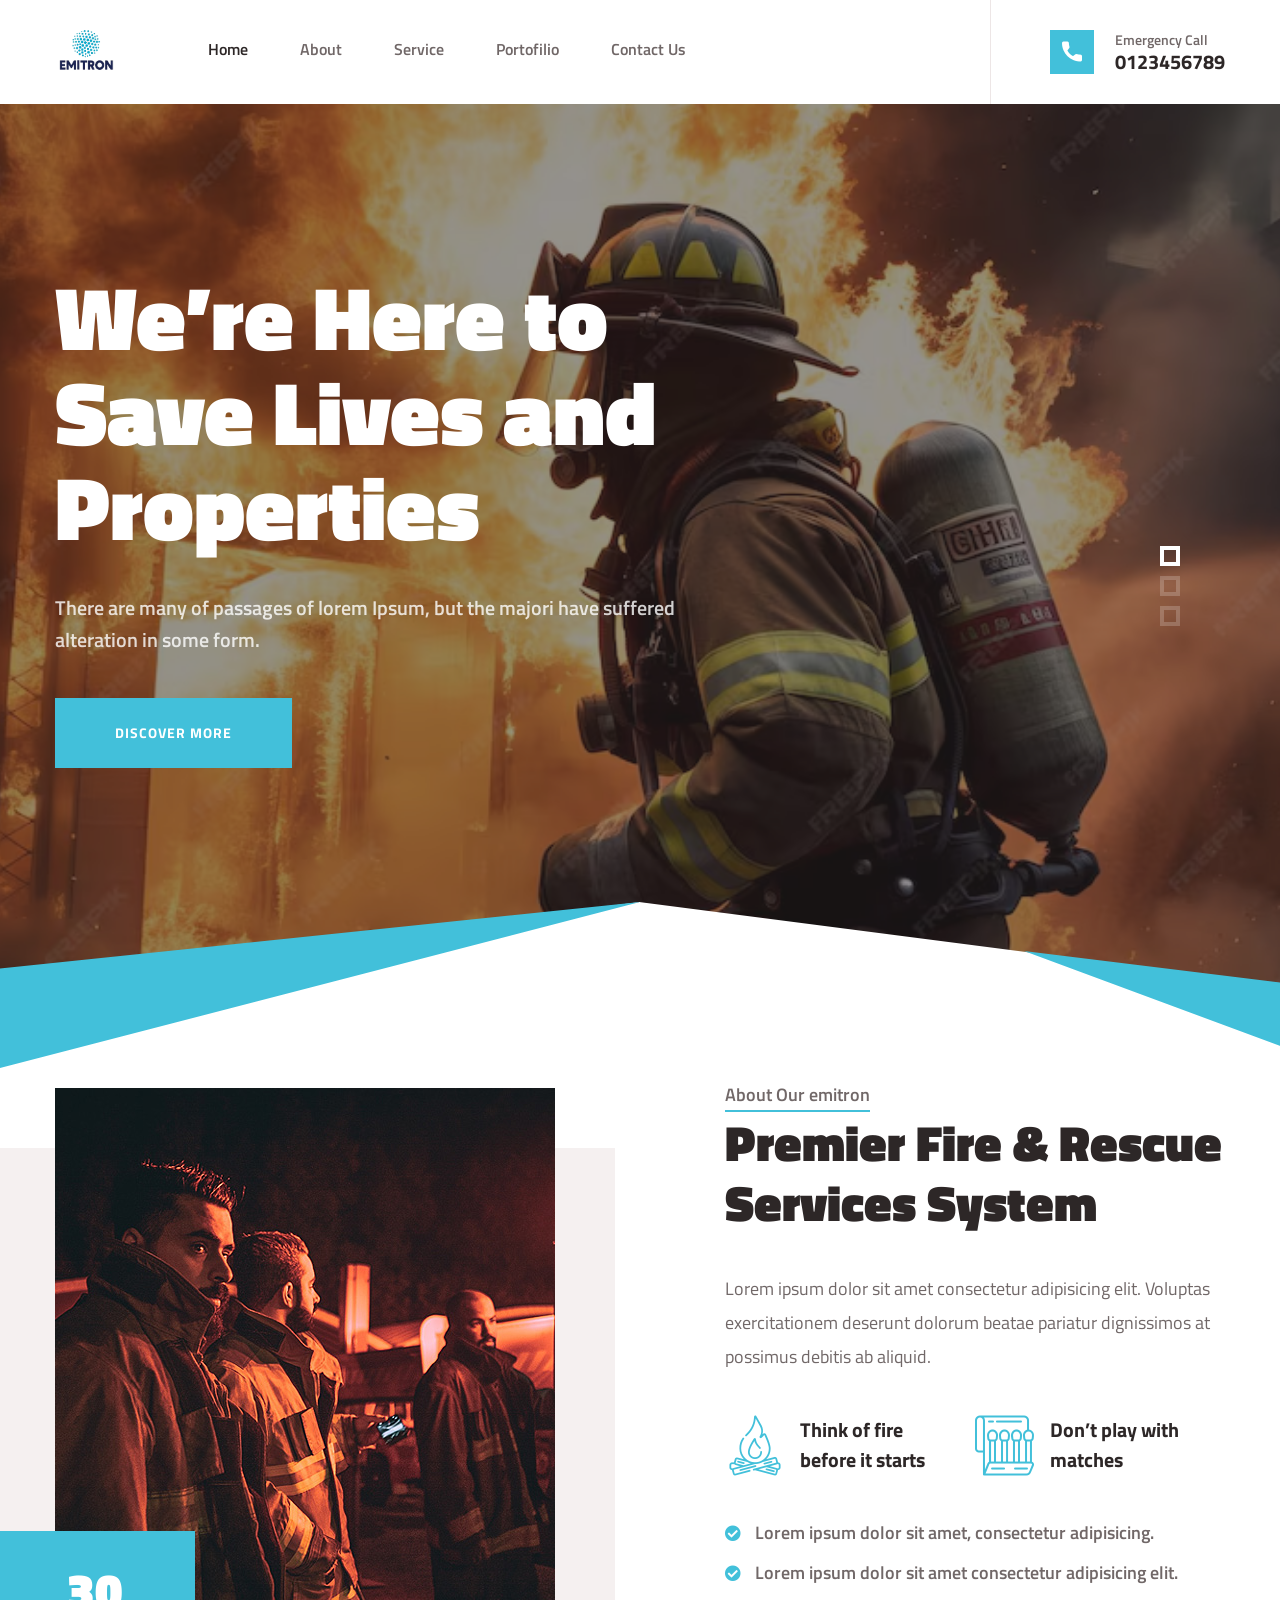
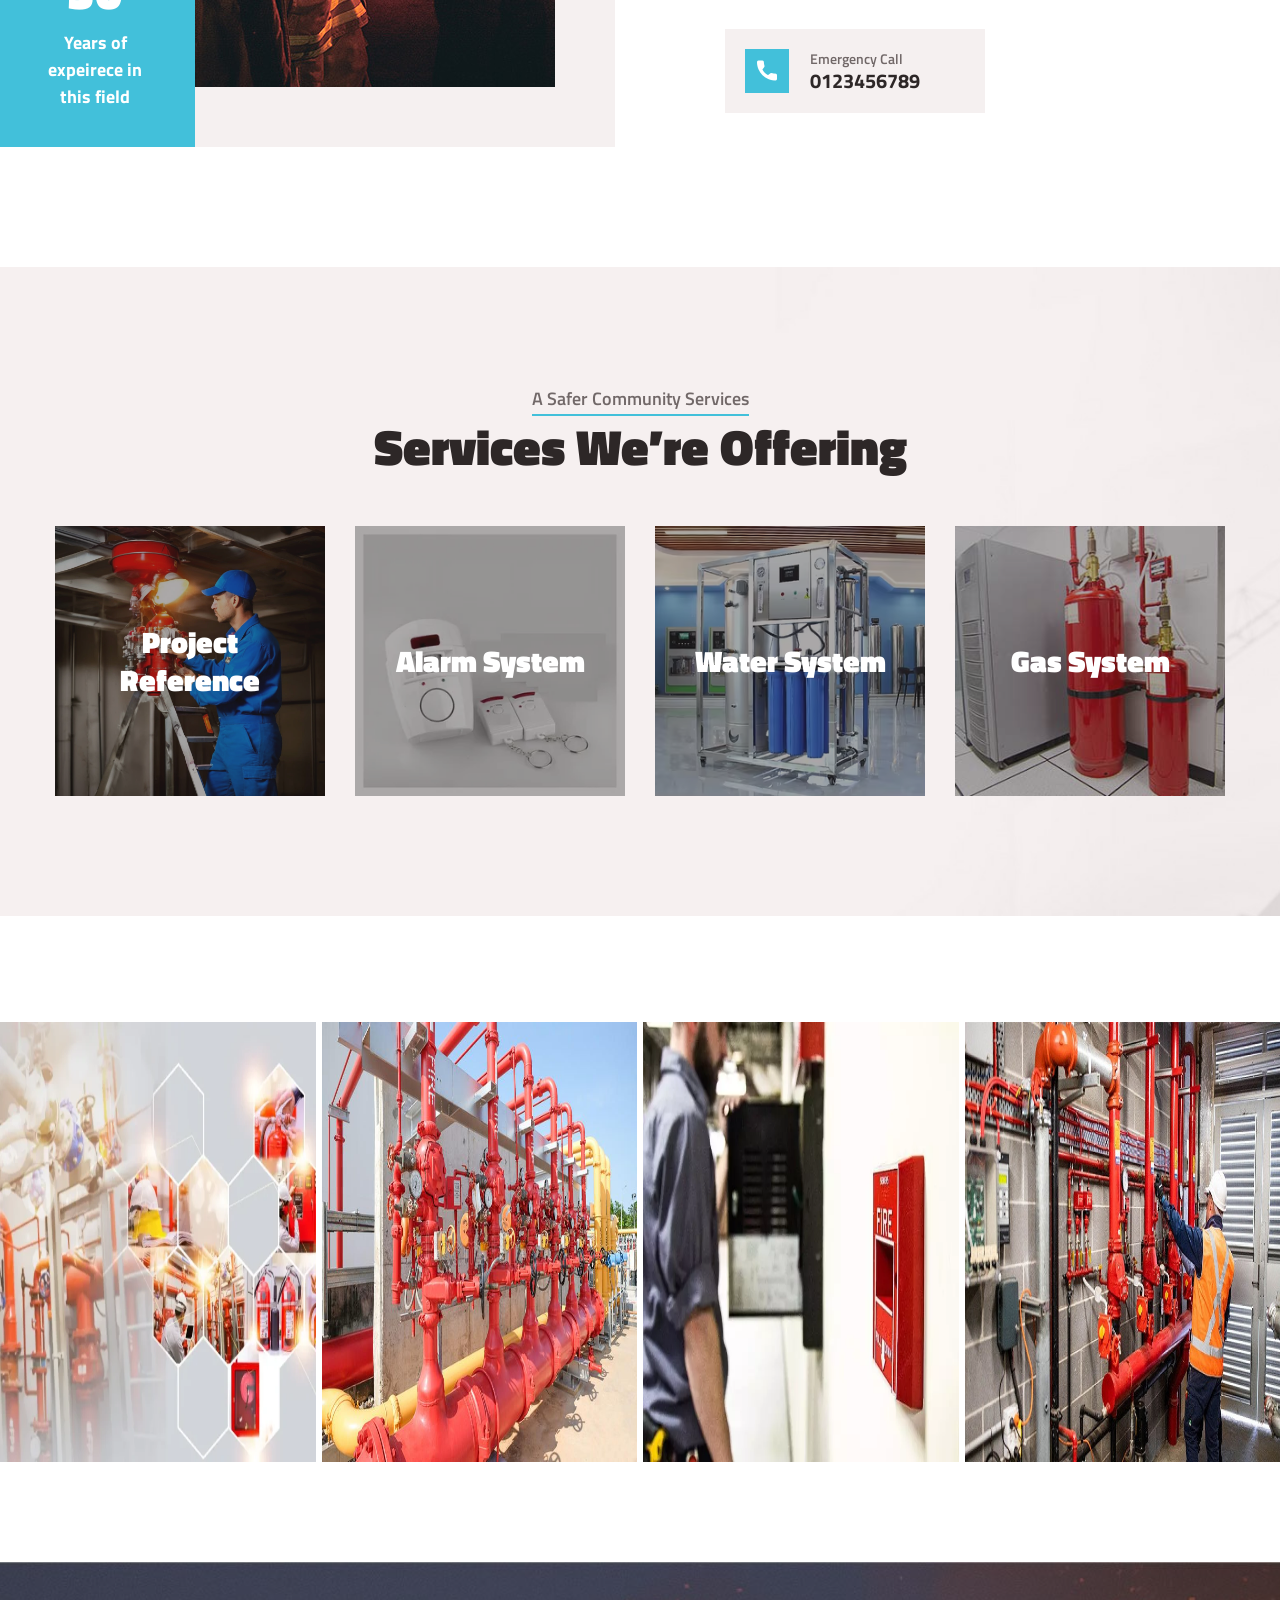
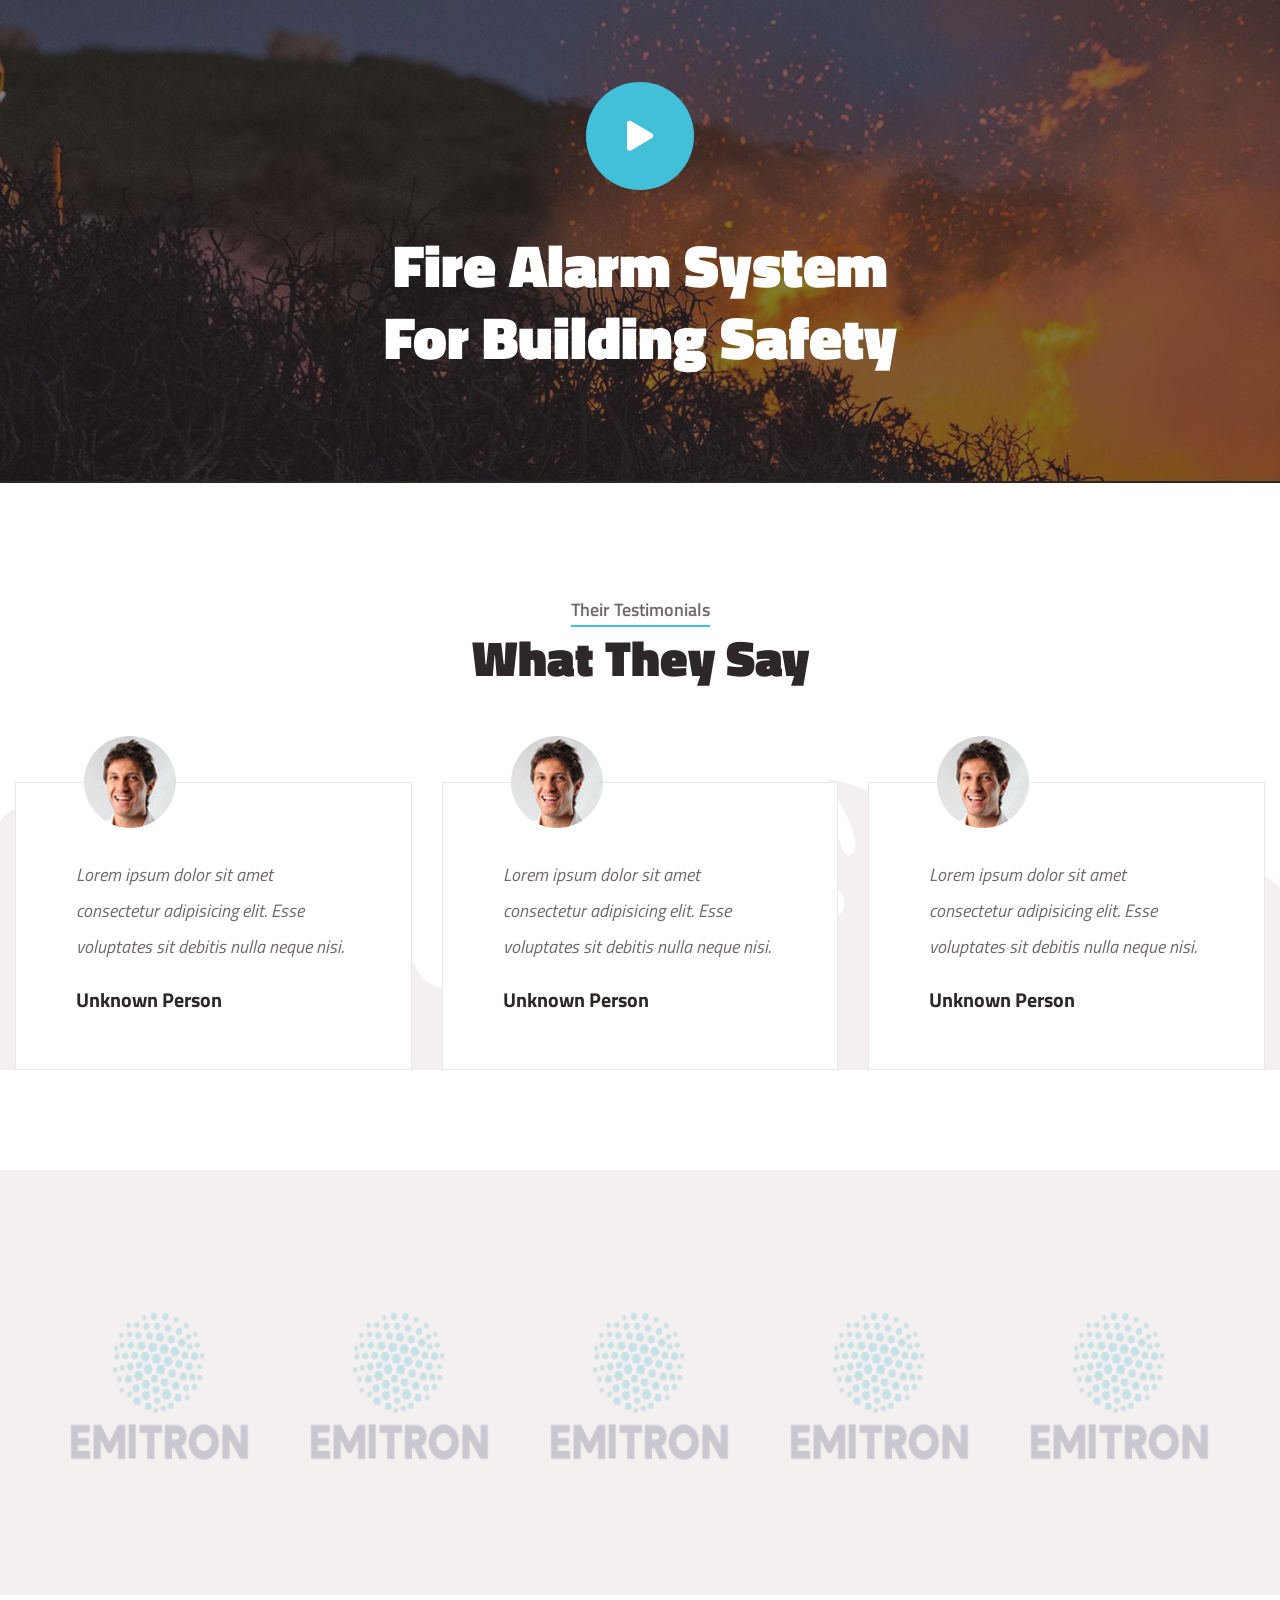
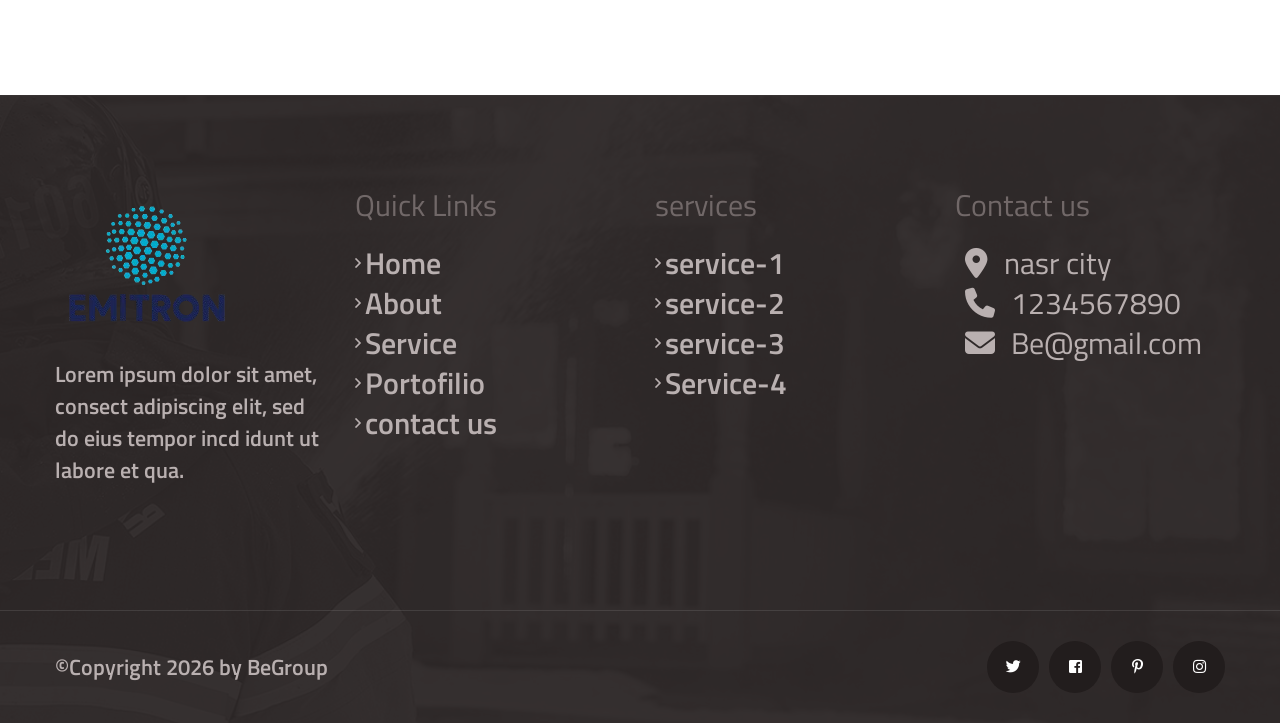
<file: index.html>
<!DOCTYPE html>
<html lang="en">

<head>
    <meta charset="utf-8">
    <meta http-equiv="X-UA-Compatible" content="IE=edge">
    <meta name="viewport" content="width=device-width, initial-scale=1.0, maximum-scale=1.0, user-scalable=0">

    <title>emitron</title>

    <!-- Fav Icon -->
    <link rel="icon" href="assets/images/favicon.ico" type="image/x-icon">

    <!-- Google Fonts -->
    <link
        href="https://fonts.googleapis.com/css2?family=Titillium+Web:ital,wght@0,200;0,300;0,400;0,600;0,700;0,900;1,200;1,300;1,400;1,600;1,700&display=swap"
        rel="stylesheet">
    <link rel="stylesheet" href="https://cdnjs.cloudflare.com/ajax/libs/font-awesome/6.5.0/css/all.min.css">
    <!-- Stylesheets -->
    <link href="assets/css/font-awesome-all.css" rel="stylesheet">
    <link href="assets/css/flaticon.css" rel="stylesheet">
    <link href="assets/css/owl.css" rel="stylesheet">
    <link href="assets/css/bootstrap.css" rel="stylesheet">
    <link href="assets/css/jquery.fancybox.min.css" rel="stylesheet">
    <link href="assets/css/animate.css" rel="stylesheet">
    <link href="assets/css/color.css" rel="stylesheet">
    <link href="assets/css/style.css" rel="stylesheet">
    <link href="assets/css/responsive.css" rel="stylesheet">

</head>


<!-- page wrapper -->

<body>

    <div class="boxed_wrapper">


        <!-- preloader -->
        <div class="loader-wrap">
            <div class="preloader">
                <div class="preloader-close"><i class="fa-solid fa-circle-xmark"></i></div>
                <div id="handle-preloader" class="handle-preloader">
                    <div class="animation-preloader">
                        <div class="spinner"></div>
                        <div class="txt-loading">
                            <span data-text-preloader="e" class="letters-loading">
                                e
                            </span>
                            <span data-text-preloader="m" class="letters-loading">
                                m
                            </span>
                            <span data-text-preloader="i" class="letters-loading">
                                i
                            </span>
                            <span data-text-preloader="t" class="letters-loading">
                                t
                            </span>
                            <span data-text-preloader="r" class="letters-loading">
                                r
                            </span>
                            <span data-text-preloader="o" class="letters-loading">
                                o
                            </span>
                            <span data-text-preloader="n" class="letters-loading">
                                n
                            </span>

                        </div>
                    </div>
                </div>
            </div>
        </div>
        <!-- preloader end -->

        <!-- main header -->
        <header class="main-header">

            <!-- header-lower -->
            <div class="header-lower">
                <div class="auto-container">
                    <div class="outer-box clearfix">
                        <div class="logo-box pull-left">
                            <figure class="logo"><a href="index.html"><img class="logo1" src="assets/1.PNG" alt=""></a>
                            </figure>
                        </div>
                        <div class="menu-area pull-left">
                            <!--Mobile Navigation Toggler-->
                            <div class="mobile-nav-toggler">
                                <i class="icon-bar"></i>
                                <i class="icon-bar"></i>
                                <i class="icon-bar"></i>
                            </div>
                            <nav class="main-menu navbar-expand-md navbar-light">
                                <div class="collapse navbar-collapse show clearfix" id="navbarSupportedContent">
                                    <ul class="navigation clearfix">
                                        <li class="current"><a href="index.html">Home</a>

                                        </li>
                                        <li ><a href="about.html">About</a>

                                        </li>

                                        <li class=" dropdown"><a href="service.html">Service</a>
                                            <ul>
                                                <li><a href="service-details.html">Service-1</a>
                                                <li><a href="service-details.html">Service-1</a>
                                                <li><a href="service-details.html">Service-1</a>
                                                <li><a href="service-details.html">Service-1</a>
                                            </ul>
                                        </li>
                                        <li> <a href="portofilio.html">
                                                Portofilio
                                            </a></li>


                                        <li><a href="contact.html">Contact Us</a>

                                        </li>
                                    </ul>
                                </div>
                            </nav>
                        </div>

                        <div class="support-box pull-right">
                            <i class="flaticon-call"></i>
                            <p>Emergency Call</p>
                            <h4><a href="tel:0123456789">0123456789</a></h4>
                        </div>
                    </div>
                </div>
            </div>

            <!--sticky Header-->
            <div class="sticky-header">
                <div class="auto-container">
                    <div class="outer-box clearfix">
                        <div class="logo-box pull-left">
                            <figure class="logo"><a href="index.html"><img class="logo1" src="assets/1.PNG" alt=""></a>
                            </figure>
                        </div>
                        <div class="menu-area pull-left">
                            <nav class="main-menu clearfix">
                                <!--Keep This Empty / Menu will come through Javascript-->
                            </nav>
                        </div>
                        <div class="support-box pull-right">
                            <i class="flaticon-call"></i>
                            <p>Emergency Call</p>
                            <h4><a href="tel:0123456789">0123456789</a></h4>
                        </div>
                    </div>
                </div>
            </div>
        </header>
        <!-- main-header end-->

        <!-- Mobile Menu  -->
        <div class="mobile-menu">
            <div class="menu-backdrop"></div>
            <div class="close-btn"><i class="fas fa-times"></i></div>

            <nav class="menu-box">
                <div class="nav-logo"><a href="index.html"><img src="assets/1.PNG" alt="" title=""></a></div>
                <div class="menu-outer"><!--Here Menu Will Come Automatically Via Javascript / Same Menu as in Header-->
                </div>
                <div class="contact-info">
                    <h4>Contact Info</h4>
                    <ul>
                        <li>nasr city</li>
                        <li><a href="tel:+1234567890">1234567890</a></li>
                        <li><a href="mailto:Be@gmail.com">Be@gmail.com</a></li>
                    </ul>
                </div>
                <div class="social-links">
                    <ul class="clearfix">
                        <li><a href="index.html"><span class="fab fa-twitter"></span></a></li>
                        <li><a href="index.html"><span class="fab fa-facebook-square"></span></a></li>
                        <li><a href="index.html"><span class="fab fa-pinterest-p"></span></a></li>
                        <li><a href="index.html"><span class="fab fa-instagram"></span></a></li>
                        <li><a href="index.html"><span class="fab fa-youtube"></span></a></li>
                    </ul>
                </div>
            </nav>
        </div>
        <!-- End Mobile Menu -->


        <!-- banner-section -->
        <section class="banner-section style-one">
            <div class="pattern-layer"></div>
            <div class="banner-carousel owl-theme owl-carousel owl-nav-none">
                <div class="slide-item">
                    <div class="image-layer" style="background-image:url(assets/images/background/11.avif)"></div>
                    <div class="auto-container">
                        <div class="content-box">
                            <h1>We’re Here to Save Lives and Properties</h1>
                            <p>There are many of passages of lorem Ipsum, but the majori have suffered alteration in
                                some form.</p>
                            <div class="btn-box">
                                <a href="index.html" class="theme-btn-one">Discover More</a>
                            </div>
                        </div>
                    </div>
                </div>
                <div class="slide-item bg-left">
                    <div class="image-layer" style="background-image:url(assets/images/background/12.jpg)"></div>
                    <div class="auto-container">
                        <div class="content-box">
                            <h1>We’re Here to Save Lives and Properties</h1>
                            <p>There are many of passages of lorem Ipsum, but the majori have suffered alteration in
                                some form.</p>
                            <div class="btn-box">
                                <a href="index.html" class="theme-btn-one">Discover More</a>
                            </div>
                        </div>
                    </div>
                </div>
                <div class="slide-item bg-left">
                    <div class="image-layer" style="background-image:url(assets/images/background/13.jpg)"></div>
                    <div class="auto-container">
                        <div class="content-box">
                            <h1>We’re Here to Save Lives and Properties</h1>
                            <p>There are many of passages of lorem Ipsum, but the majori have suffered alteration in
                                some form.</p>
                            <div class="btn-box">
                                <a href="about.html" class="theme-btn-one">Discover More</a>
                            </div>
                        </div>
                    </div>
                </div>
            </div>
        </section>
        <!-- banner-section end -->


        <!-- about-section -->
        <section class="about-section">
            <div class="auto-container">
                <div class="row clearfix">
                    <div class="col-lg-6 col-md-12 col-sm-12 image-column">
                        <div class="image_block_1">
                            <div class="image-box">
                                <figure class="image"><img src="assets/images/resource/about-1.jpg" alt=""></figure>
                                <div class="image-content">
                                    <h2>30</h2>
                                    <h5>Years of expeirece in this field</h5>
                                </div>
                            </div>
                        </div>
                    </div>
                    <div class="col-lg-6 col-md-12 col-sm-12 content-column">
                        <div class="content_block_1">
                            <div class="content-box">
                                <div class="sec-title">
                                    <p>About Our emitron</p>
                                    <h2>Premier Fire & Rescue Services System</h2>
                                </div>
                                <div class="text">
                                    <p>Lorem ipsum dolor sit amet consectetur adipisicing elit. Voluptas exercitationem
                                        deserunt dolorum beatae pariatur dignissimos at possimus debitis ab aliquid.</p>
                                </div>
                                <div class="inner-box clearfix">
                                    <div class="single-item">
                                        <i class="flaticon-bonfire"></i>
                                        <h4>Think of fire <br />before it starts</h4>
                                    </div>
                                    <div class="single-item">
                                        <i class="flaticon-matches"></i>
                                        <h4>Don’t play with matches</h4>
                                    </div>
                                </div>
                                <ul class="list-item clearfix">
                                    <li>Lorem ipsum dolor sit amet, consectetur adipisicing.</li>
                                    <li>Lorem ipsum dolor sit amet consectetur adipisicing elit.</li>
                                </ul>
                                <div class="support-box">
                                    <i class="flaticon-call"></i>
                                    <p>Emergency Call</p>
                                    <h4><a href="tel:0123456789">0123456789</a></h4>
                                </div>
                            </div>
                        </div>
                    </div>
                </div>
            </div>
        </section>
        <!-- about-section end -->


        <!-- service-section -->
        <section class="service-section centred bg-color-1">
            <div class="bg-layer" style="background-image: url(assets/images/background/service-bg-1.jpg);"></div>
            <div class="auto-container">
                <div class="sec-title">
                    <p>A Safer Community Services</p>
                    <h2>Services We’re Offering</h2>
                </div>
                <div class="row clearfix">
                    <div class="col-lg-3 col-md-6 col-sm-12 service-block">
                        <div class="service-block-one wow fadeInUp animated animated" data-wow-delay="00ms"
                            data-wow-duration="1500ms">
                            <div class="inner-box">
                                <figure class="image-box"><img src="assets/images/background/14.webp" alt=""></figure>
                                <div class="text">
                                    <h2>Project Reference</h2>
                                </div>
                                <div class="overlay-content">
                                    <div class="inner">
                                        <h3><a href="service-details.html"></a>Project Reference</h3>
                                        <p>Lorem ipsum dolor sit. <br />Lorem ipsum dolor sit amet.</p>
                                        <div class="link"><a href="service-details.html">More</a></div>
                                    </div>
                                </div>
                            </div>
                        </div>
                    </div>
                    <div class="col-lg-3 col-md-6 col-sm-12 service-block">
                        <div class="service-block-one wow fadeInUp animated animated" data-wow-delay="300ms"
                            data-wow-duration="1500ms">
                            <div class="inner-box">
                                <figure class="image-box"><img src="assets/images/background/16.webp" alt=""></figure>
                                <div class="text">
                                    <h2>Alarm System</h2>
                                </div>
                                <div class="overlay-content">
                                    <div class="inner">
                                        <h3><a href="service-details.html">Alarm System</a></h3>
                                        <p>Lorem ipsum dolor sit. <br />Lorem ipsum dolor sit amet.</p>
                                        <div class="link"><a href="service-details.html">More</a></div>
                                    </div>
                                </div>
                            </div>
                        </div>
                    </div>
                    <div class="col-lg-3 col-md-6 col-sm-12 service-block">
                        <div class="service-block-one wow fadeInUp animated animated" data-wow-delay="600ms"
                            data-wow-duration="1500ms">
                            <div class="inner-box">
                                <figure class="image-box"><img src="assets/images/background/111.avif" alt=""></figure>
                                <div class="text">
                                    <h2>Water System</h2>
                                </div>
                                <div class="overlay-content">
                                    <div class="inner">
                                        <h3><a href="service-details.html">Water System</a></h3>
                                        <p>Lorem ipsum dolor sit. <br />Lorem ipsum dolor sit amet.</p>
                                        <div class="link"><a href="service-details.html">More</a></div>
                                    </div>
                                </div>
                            </div>
                        </div>
                    </div>
                    <div class="col-lg-3 col-md-6 col-sm-12 service-block">
                        <div class="service-block-one wow fadeInUp animated animated" data-wow-delay="600ms"
                            data-wow-duration="1500ms">
                            <div class="inner-box">
                                <figure class="image-box"><img src="assets/images/background/133.jpg" alt=""></figure>
                                <div class="text">
                                    <h2>Gas System</h2>
                                </div>
                                <div class="overlay-content">
                                    <div class="inner">
                                        <h3><a href="service-details.html">Gas System</a></h3>
                                        <p>Lorem ipsum dolor sit. <br />Lorem ipsum dolor sit amet.</p>
                                        <div class="link"><a href="service-details.html">More</a></div>
                                    </div>
                                </div>
                            </div>
                        </div>
                    </div>
                </div>
            </div>
        </section>
        <!-- service-section end -->

        <section class="space-section">

        </section>
        <!-- portofilio-section -->
        <section class="portofilio-section pt-6">
            <div class="outer-container">
                <div class="portofilio-carousel owl-carousel owl-theme owl-dots-none owl-nav-none">
                    <div class="portofilio-block-one">
                        <div class="inner-box">
                            <figure class="image-box">
                                <img src="assets/images//background/111111.webp" alt="">
                                <a href="assets/images/background/111111.web" class="view-btn lightbox-image"
                                    data-fancybox="portofilio">+</a>
                            </figure>
                        </div>
                    </div>
                    <div class="portofilio-block-one">
                        <div class="inner-box">
                            <figure class="image-box">
                                <img src="assets/images//background/1111111.jpg" alt="">
                                <a href="assets/images/background/1111111.jpg" class="view-btn lightbox-image"
                                    data-fancybox="portofilio">+</a>
                            </figure>
                        </div>
                    </div>
                    <div class="portofilio-block-one">
                        <div class="inner-box">
                            <figure class="image-box">
                                <img src="assets/images//background/1212.webp" alt="">
                                <a href="assets/images/background/1212.web" class="view-btn lightbox-image"
                                    data-fancybox="portofilio">+</a>
                            </figure>
                        </div>
                    </div>
                    <div class="portofilio-block-one">
                        <div class="inner-box">
                            <figure class="image-box">
                                <img src="assets/images//background/1313.jpg" alt="">
                                <a href="assets/images/background/1313.jpg" class="view-btn lightbox-image"
                                    data-fancybox="portofilio">+</a>
                            </figure>
                        </div>
                    </div>
                </div>
            </div>
        </section>
        <!-- portofilio-section end -->



        <section class="space-section">

        </section>



        <!-- video-section -->
        <section class="video-section centred" style="background-image: url(assets/images/background/video-bg-1.jpg);">
            <div class="auto-container">
                <div class="inner-box">
                    <a href="https://youtu.be/GQ6KFdTDbPE" class="lightbox-image video-btn" data-caption="">
                        <i class="fas fa-play"></i>
                    </a>
                    <h2>Fire Alarm System <br>For Building Safety</h2>
                </div>
            </div>
        </section>
        <!-- video-section end -->


        <!-- testimonial-section -->
        <section class="testimonial-section">
            <div class="pattern-layer" style="background-image: url(assets/images/shape/pattern-2.png);"></div>
            <div class="large-container">
                <div class="sec-title centred">
                    <p>Their Testimonials</p>
                    <h2>What They Say</h2>
                </div>
                <div class="three-item-carousel owl-carousel owl-theme owl-dots-none owl-nav-none">
                    <div class="testimonial-block-one">
                        <div class="inner-box">
                            <figure class="author-thumb"><img src="assets/images/background/1 (1).jpg" alt=""></figure>
                            <div class="text">
                                <p>Lorem ipsum dolor sit amet consectetur adipisicing elit. Esse voluptates sit debitis
                                    nulla neque nisi.</p>
                            </div>
                            <div class="author-info">
                                <h4>Unknown Person</h4>
                                <!-- <span class="designation">Our Citizen</span> -->
                            </div>
                        </div>
                    </div>
                    <div class="testimonial-block-one">
                        <div class="inner-box">
                            <figure class="author-thumb"><img src="assets/images/background/1 (1).jpg" alt=""></figure>
                            <div class="text">
                                <p>Lorem ipsum dolor sit amet consectetur adipisicing elit. Esse voluptates sit debitis
                                    nulla neque nisi.</p>
                            </div>
                            <div class="author-info">
                                <h4>Unknown Person</h4>
                                <!-- <span class="designation">Our Citizen</span> -->
                            </div>
                        </div>
                    </div>
                    <div class="testimonial-block-one">
                        <div class="inner-box">
                            <figure class="author-thumb"><img src="assets/images/background/1 (1).jpg" alt=""></figure>
                            <div class="text">
                                <p>Lorem ipsum dolor sit amet consectetur adipisicing elit. Esse voluptates sit debitis
                                    nulla neque nisi.</p>
                            </div>
                            <div class="author-info">
                                <h4>Unknown Person</h4>
                                <!-- <span class="designation">Our Citizen</span> -->
                            </div>
                        </div>
                    </div>
                </div>
            </div>
        </section>
        <!-- testimonial-section end -->

<div class="space-section">

</div>
        <!-- clients-section -->
        <section class="clients-section bg-color-1">
            <div class="auto-container">
                <div class="clients-carousel owl-carousel owl-theme owl-nav-none owl-dots-none">
                    <figure class="clients-logo-box"><a href="index.html"><img src="assets/1.PNG" alt=""></a></figure>
                    <figure class="clients-logo-box"><a href="index.html"><img src="assets/1.PNG" alt=""></a></figure>
                    <figure class="clients-logo-box"><a href="index.html"><img src="assets/1.PNG" alt=""></a></figure>
                    <figure class="clients-logo-box"><a href="index.html"><img src="assets/1.PNG" alt=""></a></figure>
                    <figure class="clients-logo-box"><a href="index.html"><img src="assets/1.PNG" alt=""></a></figure>
                </div>
            </div>
        </section>
        <!-- clients-section end -->


        <!-- news-section -->
        <!-- <section class="news-section">
            <div class="auto-container">
                <div class="sec-title centred">
                    <p>From the Blog</p>
                    <h2>News & Articles</h2>
                </div>
                <div class="row clearfix">
                    <div class="col-lg-6 col-md-6 col-sm-12 news-block">
                        <div class="news-block-one">
                            <div class="row clearfix">
                                <div class="col-lg-6 col-md-12 col-sm-12 image-column">
                                    <div class="image-box">
                                        <figure class="image"><a href="blog-details.html"><img src="assets/images/news/news-1.jpg" alt=""></a></figure>
                                        <div class="post-date"><h4>25</h4><p>AUG</p></div>
                                    </div>
                                </div>
                                <div class="col-lg-6 col-md-12 col-sm-12 content-column">
                                    <div class="content-box">
                                        <ul class="post-info clearfix">
                                            <li><i class="far fa-folder-open"></i><a href="index.html">Safety</a></li>
                                            <li><i class="far fa-comments"></i><a href="index.html"> 02 Comments</a></li>
                                        </ul>
                                        <h2><a href="blog-details.html">Learn Basic Fire Safety Rules</a></h2>
                                        <p>Lorem Ipsum is simply dummy text of the new design printng and type setting Ipsum has been the is industrys.</p>
                                        <div class="link"><a href="blog-details.html"><i class="flaticon-right-arrow"></i></a></div>
                                    </div>
                                </div>
                            </div>
                        </div>
                    </div>
                    <div class="col-lg-6 col-md-6 col-sm-12 news-block">
                        <div class="news-block-one">
                            <div class="row clearfix">
                                <div class="col-lg-6 col-md-12 col-sm-12 image-column">
                                    <div class="image-box">
                                        <figure class="image"><a href="blog-details.html"><img src="assets/images/news/news-2.jpg" alt=""></a></figure>
                                        <div class="post-date"><h4>24</h4><p>AUG</p></div>
                                    </div>
                                </div>
                                <div class="col-lg-6 col-md-12 col-sm-12 content-column">
                                    <div class="content-box">
                                        <ul class="post-info clearfix">
                                            <li><i class="far fa-folder-open"></i><a href="index.html">Safety</a></li>
                                            <li><i class="far fa-comments"></i><a href="index.html"> 03 Comments</a></li>
                                        </ul>
                                        <h2><a href="blog-details.html">Save Lives when Possible</a></h2>
                                        <p>Lorem Ipsum is simply dummy text of the new design printng and type setting Ipsum has been the is industrys.</p>
                                        <div class="link"><a href="blog-details.html"><i class="flaticon-right-arrow"></i></a></div>
                                    </div>
                                </div>
                            </div>
                        </div>
                    </div>
                </div>
            </div>
        </section> -->
        <!-- news-section end -->
        <section class="space-section">

        </section>

        <!-- newsletter-section -->
        <!-- <section class="newsletter-section">
            <div class="auto-container">
                <div class="row clearfix">
                    <div class="col-lg-6 col-md-12 col-sm-12 text-column">
                        <div class="text">
                            <div class="icon-box"><i class="flaticon-mail"></i></div>
                            <h4>Join our newsletter and get latest updates</h4>
                        </div>
                    </div>
                    <div class="col-lg-6 col-md-12 col-sm-12 form-column">
                        <form action="index.html" method="post" class="newsletter-form">
                            <div class="form-group">
                                <input type="email" name="email" placeholder="Email Address" required="">
                                <button type="submit"><i class="fas fa-check"></i></button>
                            </div>
                        </form>
                    </div>
                </div>
            </div>
        </section> -->
        <!-- newsletter-section end -->


   <!-- main-footer -->
        <footer class="main-footer" style="background-image: url(assets/images/background/footer-bg-1.jpg);">

            <div class="footer-top">
                <div class="auto-container">
                    <div class="widget-section">
                        <div class="row clearfix">
                            <div class="col-lg-3 col-md-6 col-sm-12 footer-column">
                                <div class="footer-widget about-widget">
                                    <div class="widget-title">
                                        <img src="assets/1.PNG" alt="" style="height: 146px; width: 185px;">
                                        <!-- <h4>emitron</h4> -->
                                    </div>
                                    <div class="text">
                                        <p>Lorem ipsum dolor sit amet, consect adipiscing elit, sed do eius tempor incd
                                            idunt ut labore et qua.</p>
                                    </div>

                                </div>
                            </div>
                            <div class="col-lg-3 col-md-6 col-sm-12 footer-column footer-down">
                                <div class="footer-widget links-widget">
                                    <div class="widget-title">
                                        Quick Links
                                    </div>
                                    <div class="widget-content">
                                        <ul class="links-list clearfix">
                                            <li><a href="index.html">Home</a></li>
                                            <li><a href="index.html">About</a></li>
                                            <li><a href="index.html">Service</a></li>
                                            <li><a href="index.html">Portofilio</a></li>
                                            <li><a href="index.html">contact us</a></li>
                                        </ul>
                                    </div>
                                </div>
                            </div>
                            <div class="col-lg-3 col-md-6 col-sm-12 footer-column footer-down">
                                <div class="footer-widget links-widget">
                                    <div class="widget-title">
                                        services
                                    </div>

                                    <div class="widget-content">
                                        <ul class="links-list clearfix">
                                            <li><a href="index.html">service-1</a></li>
                                            <li><a href="index.html">service-2</a></li>
                                            <li><a href="index.html">service-3</a></li>
                                            <li><a href="index.html">Service-4</a></li>

                                        </ul>
                                    </div>

                                </div>
                            </div>
                            <div class="col-lg-3 col-md-6 col-sm-12 footer-column footer-down">
                                <div class="footer-widget link-widget">
                                    <div class="widget-title">
                                        Contact us
                                    </div>
                                    <div class="widget-content">
                                        <ul class="links-list clearfix">
                                            <li><i class="fa-solid fa-location-dot mr-3"></i><a href="#">nasr city</a>
                                            </li>
                                            <li><i class="fa-solid fa-phone mr-3"></i><a
                                                    href="tel:1234567890">1234567890</a></li>
                                            <li><i class="fa-solid fa-envelope mr-3"></i><a
                                                    href="mailto:Be@gmail.com">Be@gmail.com</a></li>
                                        </ul>
                                    </div>
                                </div>
                            </div>
                        </div>
                    </div>
                </div>
            </div>
            <div class="footer-bottom">
                <div class="auto-container clearfix">
                    <div class="copyright pull-left">
                        <p>&copy;Copyright 2026 by <a href="index.html">BeGroup</a></p>
                    </div>
                    <ul class="footer-social clearfix pull-right">
                        <li><a href="index.html"><i class="fab fa-twitter"></i></a></li>
                        <li><a href="index.html"><i class="fab fa-facebook-square"></i></a></li>
                        <li><a href="index.html"><i class="fab fa-pinterest-p"></i></a></li>
                        <li><a href="index.html"><i class="fab fa-instagram"></i></a></li>
                    </ul>
                </div>
            </div>
        </footer>
        <!-- main-footer end -->

        <!--Scroll to top-->
        <button class="scroll-top scroll-to-target" data-target="html">
            <span class="fa fa-arrow-up"></span>
        </button>
    </div>


    <!-- jequery plugins -->
    <script src="assets/js/jquery.js"></script>
    <script src="assets/js/popper.min.js"></script>
    <script src="assets/js/bootstrap.min.js"></script>
    <script src="assets/js/owl.js"></script>
    <script src="assets/js/wow.js"></script>
    <script src="assets/js/validation.js"></script>
    <script src="assets/js/jquery.fancybox.js"></script>
    <script src="assets/js/appear.js"></script>
    <script src="assets/js/jquery.countTo.js"></script>

    <!-- main-js -->
    <script src="assets/js/script.js"></script>

</body><!-- End of .page_wrapper -->

</html>
</file>
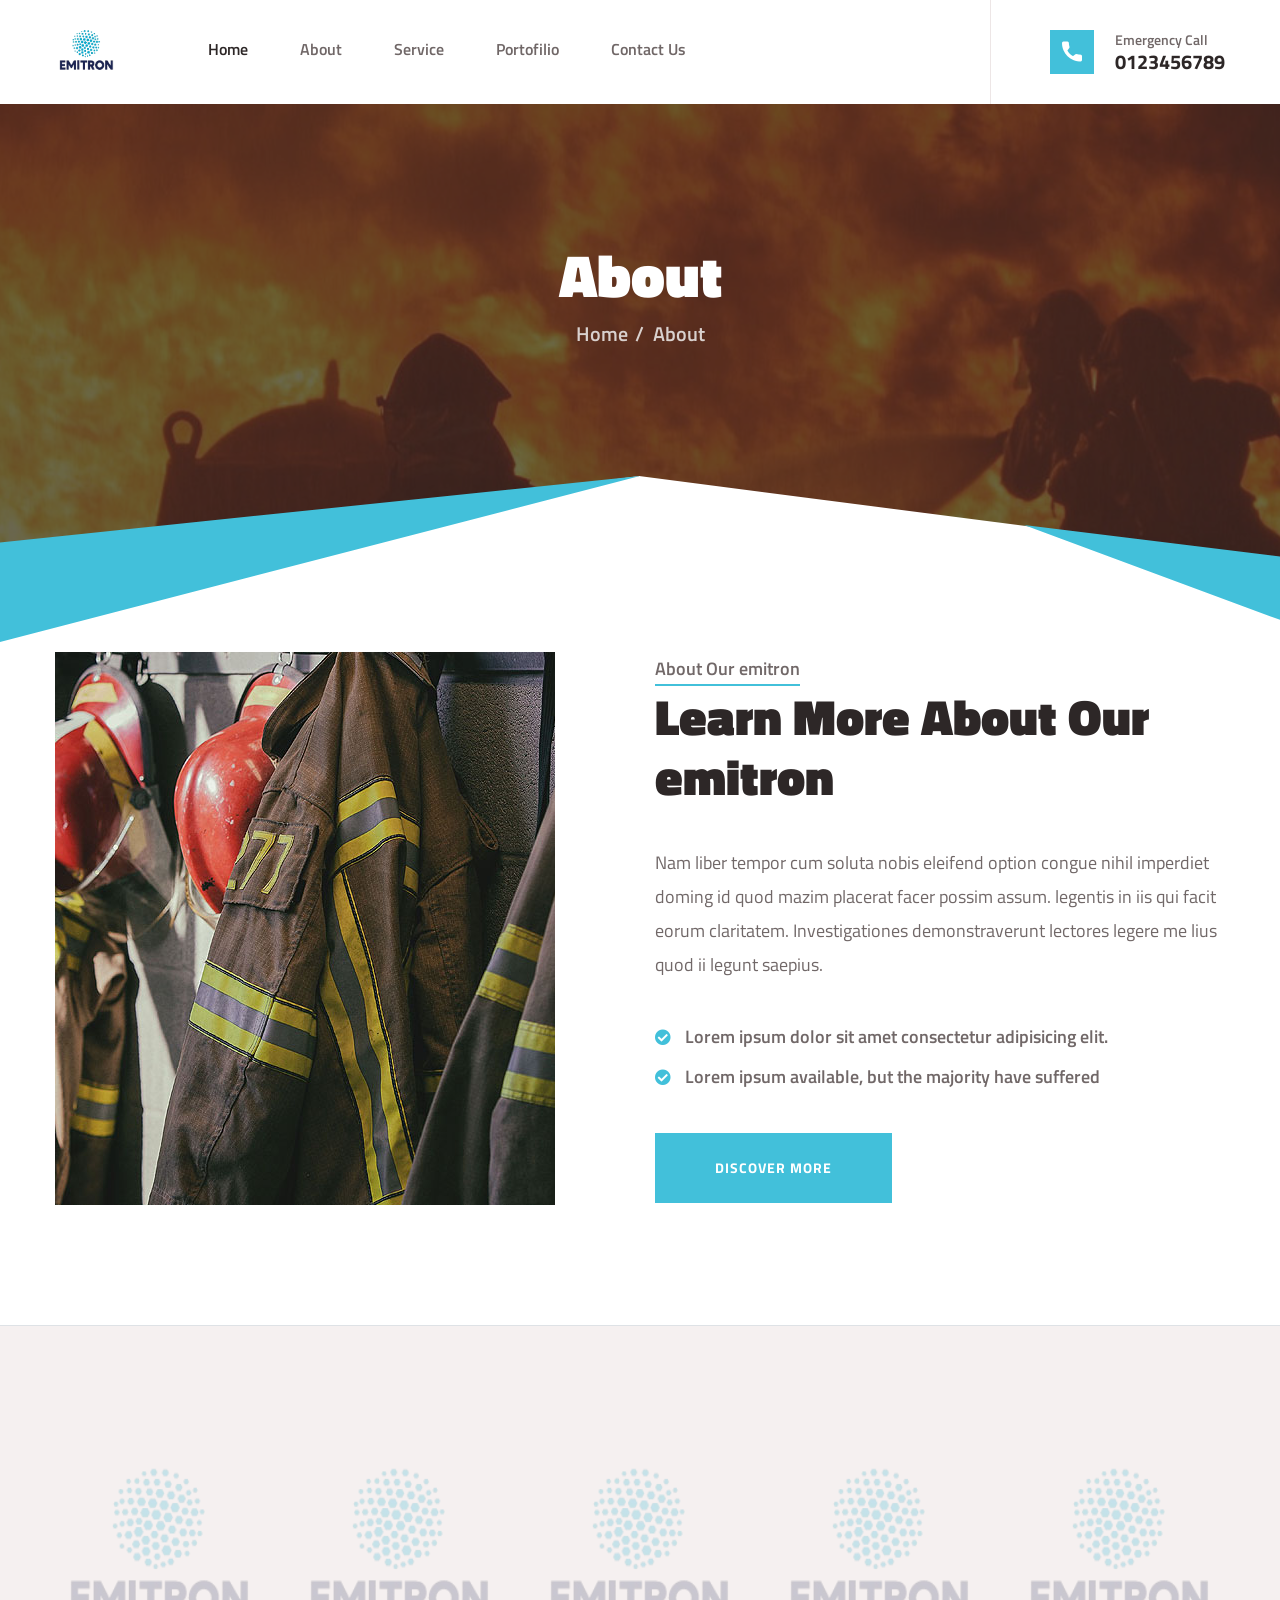
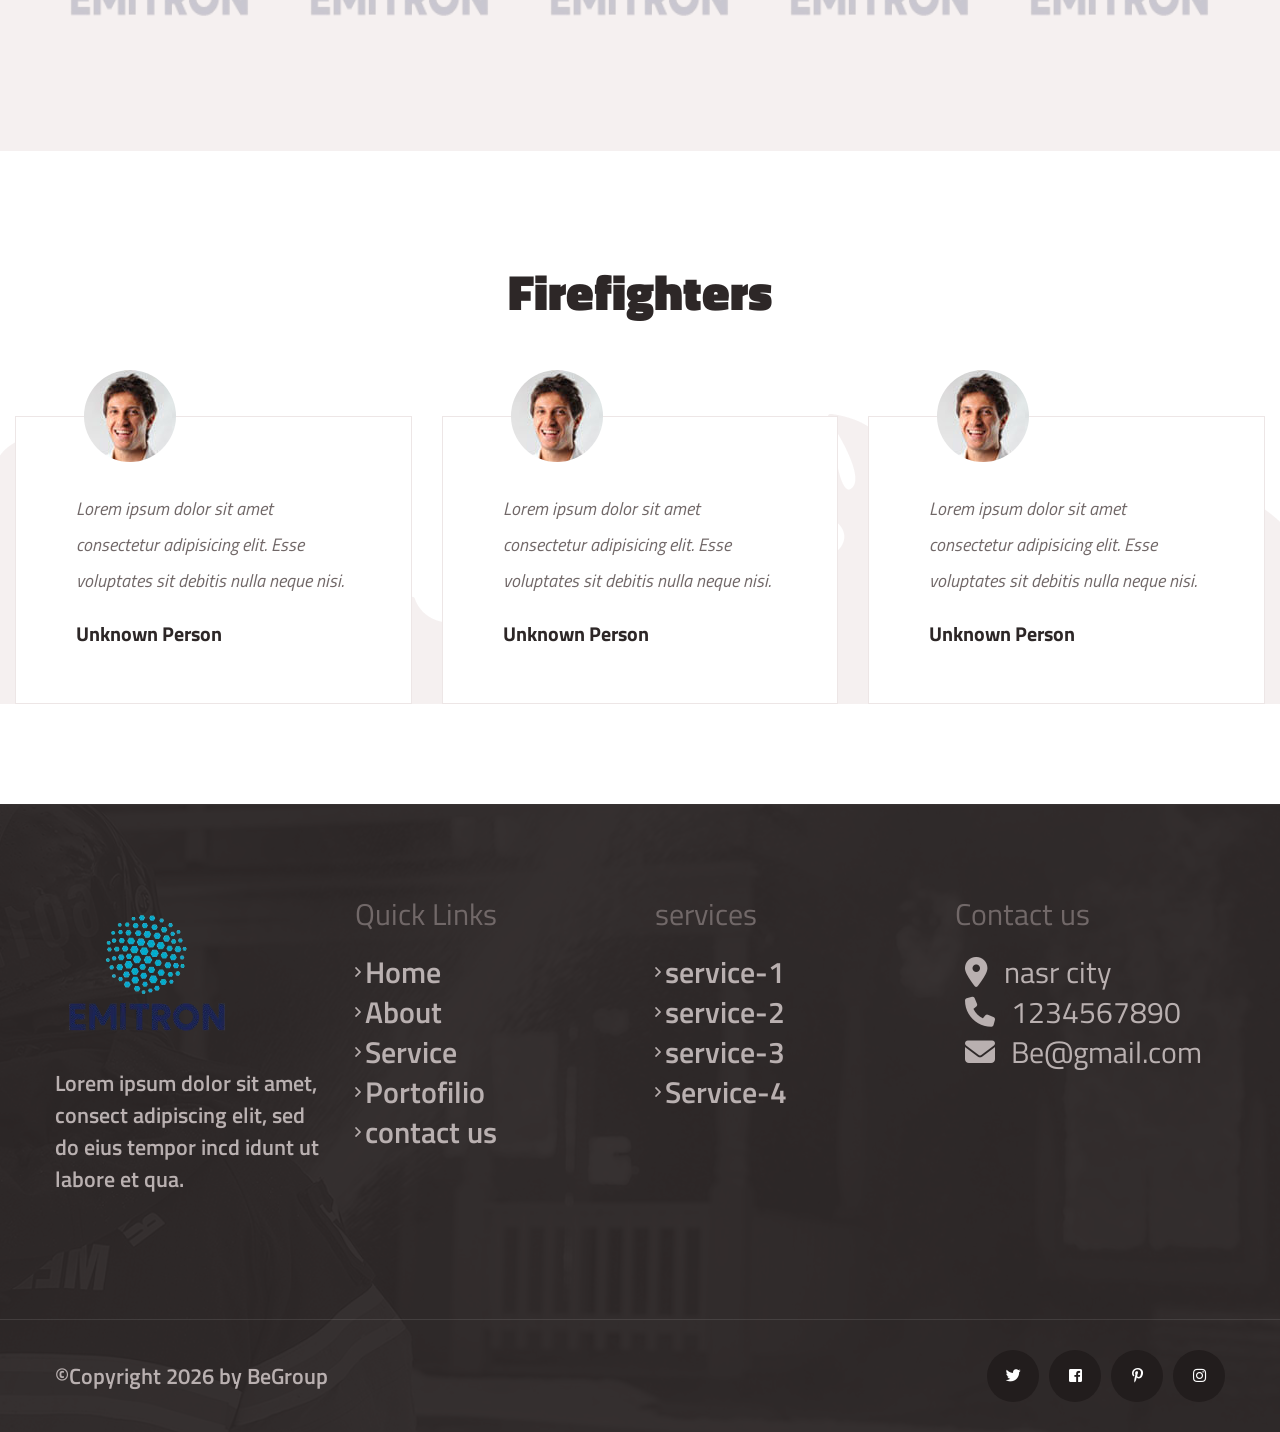
<file: about.html>
<!DOCTYPE html>
<html lang="en">

<head>
    <meta charset="utf-8">
    <meta http-equiv="X-UA-Compatible" content="IE=edge">
    <meta name="viewport" content="width=device-width, initial-scale=1.0, maximum-scale=1.0, user-scalable=0">

    <title>emitron</title>

    <!-- Fav Icon -->
    <link rel="icon" href="assets/images/favicon.ico" type="image/x-icon">

    <!-- Google Fonts -->
    <link
        href="https://fonts.googleapis.com/css2?family=Titillium+Web:ital,wght@0,200;0,300;0,400;0,600;0,700;0,900;1,200;1,300;1,400;1,600;1,700&display=swap"
        rel="stylesheet">
    <link rel="stylesheet" href="https://cdnjs.cloudflare.com/ajax/libs/font-awesome/6.5.0/css/all.min.css">

    <!-- Stylesheets -->
    <link href="assets/css/font-awesome-all.css" rel="stylesheet">
    <link href="assets/css/flaticon.css" rel="stylesheet">
    <link href="assets/css/owl.css" rel="stylesheet">
    <link href="assets/css/bootstrap.css" rel="stylesheet">
    <link href="assets/css/jquery.fancybox.min.css" rel="stylesheet">
    <link href="assets/css/animate.css" rel="stylesheet">
    <link href="assets/css/color.css" rel="stylesheet">
    <link href="assets/css/style.css" rel="stylesheet">
    <link href="assets/css/responsive.css" rel="stylesheet">

</head>


<!-- page wrapper -->

<body>

    <div class="boxed_wrapper">


        <!-- preloader -->
        <div class="loader-wrap">
            <div class="preloader">
                <div class="preloader-close"><i class="fa-solid fa-circle-xmark"></i></div>
                <div id="handle-preloader" class="handle-preloader">
                    <div class="animation-preloader">
                        <div class="spinner"></div>
                        <div class="txt-loading">
                            <span data-text-preloader="e" class="letters-loading">
                                e
                            </span>
                            <span data-text-preloader="m" class="letters-loading">
                                m
                            </span>
                            <span data-text-preloader="i" class="letters-loading">
                                i
                            </span>
                            <span data-text-preloader="t" class="letters-loading">
                                t
                            </span>
                            <span data-text-preloader="r" class="letters-loading">
                                r
                            </span>
                            <span data-text-preloader="o" class="letters-loading">
                                o
                            </span>
                            <span data-text-preloader="n" class="letters-loading">
                                n
                            </span>

                        </div>
                    </div>
                </div>
            </div>
        </div>
        <!-- preloader end -->


        <!-- main header -->
        <header class="main-header">

            <!-- header-lower -->
            <div class="header-lower">
                <div class="auto-container">
                    <div class="outer-box clearfix">
                        <div class="logo-box pull-left">
                            <figure class="logo"><a href="index.html"><img class="logo1" src="assets/1.PNG" alt=""></a>
                            </figure>
                        </div>
                        <div class="menu-area pull-left">
                            <!--Mobile Navigation Toggler-->
                            <div class="mobile-nav-toggler">
                                <i class="icon-bar"></i>
                                <i class="icon-bar"></i>
                                <i class="icon-bar"></i>
                            </div>
                            <nav class="main-menu navbar-expand-md navbar-light">
                                <div class="collapse navbar-collapse show clearfix" id="navbarSupportedContent">
                                    <ul class="navigation clearfix">
                                        <li class="current"><a href="index.html">Home</a>

                                        </li>
                                        <li ><a href="about.html">About</a>

                                        </li>

                                        <li class=" dropdown"><a href="service.html">Service</a>
                                            <ul>
                                                <li><a href="service-details.html">Service-1</a>
                                                <li><a href="service-details.html">Service-1</a>
                                                <li><a href="service-details.html">Service-1</a>
                                                <li><a href="service-details.html">Service-1</a>
                                            </ul>
                                        </li>
                                        <li> <a href="portofilio.html">
                                                Portofilio
                                            </a></li>


                                        <li><a href="contact.html">Contact Us</a>

                                        </li>
                                    </ul>
                                </div>
                            </nav>
                        </div>

                        <div class="support-box pull-right">
                            <i class="flaticon-call"></i>
                            <p>Emergency Call</p>
                            <h4><a href="tel:0123456789">0123456789</a></h4>
                        </div>
                    </div>
                </div>
            </div>

            <!--sticky Header-->
            <div class="sticky-header">
                <div class="auto-container">
                    <div class="outer-box clearfix">
                        <div class="logo-box pull-left">
                            <figure class="logo"><a href="index.html"><img class="logo1" src="assets/1.PNG" alt=""></a>
                            </figure>
                        </div>
                        <div class="menu-area pull-left">
                            <nav class="main-menu clearfix">
                                <!--Keep This Empty / Menu will come through Javascript-->
                            </nav>
                        </div>
                        <div class="support-box pull-right">
                            <i class="flaticon-call"></i>
                            <p>Emergency Call</p>
                            <h4><a href="tel:0123456789">0123456789</a></h4>
                        </div>
                    </div>
                </div>
            </div>
        </header>
        <!-- main-header end-->

        <!-- Mobile Menu  -->
        <div class="mobile-menu">
            <div class="menu-backdrop"></div>
            <div class="close-btn"><i class="fas fa-times"></i></div>

            <nav class="menu-box">
                <div class="nav-logo"><a href="index.html"><img src="assets/1.PNG" alt="" title=""></a></div>
                <div class="menu-outer"><!--Here Menu Will Come Automatically Via Javascript / Same Menu as in Header-->
                </div>
                <div class="contact-info">
                    <h4>Contact Info</h4>
                    <ul>
                        <li>nasr city</li>
                        <li><a href="tel:+1234567890">1234567890</a></li>
                        <li><a href="mailto:Be@gmail.com">Be@gmail.com</a></li>
                    </ul>
                </div>
                <div class="social-links">
                    <ul class="clearfix">
                        <li><a href="index.html"><span class="fab fa-twitter"></span></a></li>
                        <li><a href="index.html"><span class="fab fa-facebook-square"></span></a></li>
                        <li><a href="index.html"><span class="fab fa-pinterest-p"></span></a></li>
                        <li><a href="index.html"><span class="fab fa-instagram"></span></a></li>
                        <li><a href="index.html"><span class="fab fa-youtube"></span></a></li>
                    </ul>
                </div>
            </nav>
        </div>
        <!-- End Mobile Menu -->


        <!--Page Title-->
        <section class="page-title centred" style="background-image: url(assets/images/background/page-title.jpg);">
            <div class="overlay-bg"></div>
            <div class="pattern-layer"></div>
            <div class="auto-container">
                <div class="content-box">
                    <div class="title">
                        <h1>About</h1>
                    </div>
                    <ul class="bread-crumb clearfix">
                        <li><a href="index.html">Home</a></li>
                        <li>About</li>
                    </ul>
                </div>
            </div>
        </section>
        <!--End Page Title-->


        <!-- about-section -->
        <section class="about-section border-bottom">
            <div class="auto-container">
                <div class="row clearfix">
                    <div class="col-lg-6 col-md-12 col-sm-12 image-column">
                        <div class="image-box mr-70">
                            <figure class="image"><img src="assets/images/resource/about-3.jpg" alt=""></figure>
                        </div>
                    </div>
                    <div class="col-lg-6 col-md-12 col-sm-12 content-column">
                        <div class="content_block_1">
                            <div class="content-box mr-0">
                                <div class="sec-title">
                                    <p>About Our emitron</p>
                                    <h2>Learn More About Our emitron</h2>
                                </div>
                                <div class="text">
                                    <p>Nam liber tempor cum soluta nobis eleifend option congue nihil imperdiet doming
                                        id quod mazim placerat facer possim assum. legentis in iis qui facit eorum
                                        claritatem. Investigationes demonstraverunt lectores legere me lius quod ii
                                        legunt saepius.</p>
                                </div>
                                <ul class="list-item clearfix">
                                    <li>Lorem ipsum dolor sit amet consectetur adipisicing elit.</li>
                                    <li>Lorem ipsum available, but the majority have suffered</li>
                                </ul>
                                <div class="btn-box"><a href="about.html" class="theme-btn-one">Discover More</a></div>
                            </div>
                        </div>
                    </div>
                </div>
            </div>
        </section>
        <!-- about-section end -->


        <!-- clients-section -->
        <section class="clients-section bg-color-1">
            <div class="auto-container">
                <div class="clients-carousel owl-carousel owl-theme owl-nav-none owl-dots-none">
                    <figure class="clients-logo-box"><a href="index.html"><img src="assets/1.PNG" alt=""></a></figure>
                    <figure class="clients-logo-box"><a href="index.html"><img src="assets/1.PNG" alt=""></a></figure>
                    <figure class="clients-logo-box"><a href="index.html"><img src="assets/1.PNG" alt=""></a></figure>
                    <figure class="clients-logo-box"><a href="index.html"><img src="assets/1.PNG" alt=""></a></figure>
                    <figure class="clients-logo-box"><a href="index.html"><img src="assets/1.PNG" alt=""></a></figure>
                </div>
            </div>
        </section>
        <!-- clients-section end -->


        <!-- video-section -->
        <!-- <section class="video-section centred" style="background-image: url(assets/images/background/video-bg-1.jpg);">
            <div class="auto-container">
                <div class="inner-box">
                    <a href="https://www.youtube.com/watch?v=nfP5N9Yc72A&amp;t=28s" class="lightbox-image video-btn" data-caption=""><i class="fas fa-play"></i></a>
                    <h2>Think Safety Today, Be <br />Alive Tomorrow</h2>
                </div>
            </div>
        </section> -->
        <!-- video-section end -->


        <!-- testimonial-section -->
        <!-- <section class="testimonial-section alternate-2">
            <div class="pattern-2" style="background-image: url(assets/images/shape/pattern-4.png);"></div>
            <div class="large-container">
                <div class="sec-title light centred">
                    <p>Their Testimonials</p>
                    <h2>What They Say</h2>
                </div>
                <div class="three-item-carousel owl-carousel owl-theme owl-dots-none owl-nav-none">
                    <div class="testimonial-block-one">
                        <div class="inner-box">
                            <figure class="author-thumb"><img src="assets/images/resource/testimonial-1.PNG" alt=""></figure>
                            <div class="text">
                                <p>I was very impresed by the company services lorem ipsum is simply free text available used by copytyping refreshing. Neque porro est qui dolorem ipsum quia.</p>
                            </div>
                            <div class="author-info">
                                <h4>Mike Hardson</h4>
                                <span class="designation">Our Citizen</span>
                            </div>
                        </div>
                    </div>
                    <div class="testimonial-block-one">
                        <div class="inner-box">
                            <figure class="author-thumb"><img src="assets/images/resource/testimonial-2.png" alt=""></figure>
                            <div class="text">
                                <p>I was very impresed by the company services lorem ipsum is simply free text available used by copytyping refreshing. Neque porro est qui dolorem ipsum quia.</p>
                            </div>
                            <div class="author-info">
                                <h4>Jessica Brown</h4>
                                <span class="designation">Our Citizen</span>
                            </div>
                        </div>
                    </div>
                    <div class="testimonial-block-one">
                        <div class="inner-box">
                            <figure class="author-thumb"><img src="assets/images/resource/testimonial-3.png" alt=""></figure>
                            <div class="text">
                                <p>I was very impresed by the company services lorem ipsum is simply free text available used by copytyping refreshing. Neque porro est qui dolorem ipsum quia.</p>
                            </div>
                            <div class="author-info">
                                <h4>Kevin Martin</h4>
                                <span class="designation">Our Citizen</span>
                            </div>
                        </div>
                    </div>
                </div>
            </div>
        </section> -->
        <!-- testimonial-section end -->


        <!-- team-section -->
        <section class="testimonial-section">
            <div class="pattern-layer" style="background-image: url(assets/images/shape/pattern-2.png);"></div>
            <div class="large-container">
                <div class="sec-title centred">
                    <h2>Firefighters</h2>
                </div>
                <div class="three-item-carousel owl-carousel owl-theme owl-dots-none owl-nav-none">
                    <div class="testimonial-block-one">
                        <div class="inner-box">
                            <figure class="author-thumb"><img src="assets/images/background/1 (1).jpg" alt=""></figure>
                            <div class="text">
                                <p>Lorem ipsum dolor sit amet consectetur adipisicing elit. Esse voluptates sit debitis
                                    nulla neque nisi.</p>
                            </div>
                            <div class="author-info">
                                <h4>Unknown Person</h4>
                                <!-- <span class="designation">Our Citizen</span> -->
                            </div>
                        </div>
                    </div>
                    <div class="testimonial-block-one">
                        <div class="inner-box">
                            <figure class="author-thumb"><img src="assets/images/background/1 (1).jpg" alt=""></figure>
                            <div class="text">
                                <p>Lorem ipsum dolor sit amet consectetur adipisicing elit. Esse voluptates sit debitis
                                    nulla neque nisi.</p>
                            </div>
                            <div class="author-info">
                                <h4>Unknown Person</h4>
                                <!-- <span class="designation">Our Citizen</span> -->
                            </div>
                        </div>
                    </div>
                    <div class="testimonial-block-one">
                        <div class="inner-box">
                            <figure class="author-thumb"><img src="assets/images/background/1 (1).jpg" alt=""></figure>
                            <div class="text">
                                <p>Lorem ipsum dolor sit amet consectetur adipisicing elit. Esse voluptates sit debitis
                                    nulla neque nisi.</p>
                            </div>
                            <div class="author-info">
                                <h4>Unknown Person</h4>
                                <!-- <span class="designation">Our Citizen</span> -->
                            </div>
                        </div>
                    </div>
                </div>
            </div>
        </section>
        <!-- team-section end -->
        <section class="space-section">

        </section>

        <!-- cta-section -->
        <!-- <section class="cta-section bg-color-3">
            <div class="pattern-layer" style="background-image: url(assets/images/shape/pattern-1.PNG);"></div>
            <div class="auto-container">
                <div class="inner-box clearfix">
                    <div class="text pull-left">
                        <h2>24/7 Available. Call us Immediately<br /><a href="tel:6668880000">666 888 0000</a></h2>
                    </div>
                    <div class="btn-box pull-right">
                        <a href="contact.html" class="theme-btn-one">Contact with us</a>
                    </div>
                </div>
            </div>
        </section> -->
        <!-- cta-section end -->


        <!-- newsletter-section -->
        <!-- <section class="newsletter-section">
            <div class="auto-container">
                <div class="row clearfix">
                    <div class="col-lg-6 col-md-12 col-sm-12 text-column">
                        <div class="text">
                            <div class="icon-box"><i class="flaticon-mail"></i></div>
                            <h4>Join our newsletter and get latest updates</h4>
                        </div>
                    </div>
                    <div class="col-lg-6 col-md-12 col-sm-12 form-column">
                        <form action="index.html" method="post" class="newsletter-form">
                            <div class="form-group">
                                <input type="email" name="email" placeholder="Email Address" required="">
                                <button type="submit"><i class="fas fa-check"></i></button>
                            </div>
                        </form>
                    </div>
                </div>
            </div>
        </section> -->
        <!-- newsletter-section end -->

   <!-- main-footer -->
        <footer class="main-footer" style="background-image: url(assets/images/background/footer-bg-1.jpg);">

            <div class="footer-top">
                <div class="auto-container">
                    <div class="widget-section">
                        <div class="row clearfix">
                            <div class="col-lg-3 col-md-6 col-sm-12 footer-column">
                                <div class="footer-widget about-widget">
                                    <div class="widget-title">
                                        <img src="assets/1.PNG" alt="" style="height: 146px; width: 185px;">
                                        <!-- <h4>emitron</h4> -->
                                    </div>
                                    <div class="text">
                                        <p>Lorem ipsum dolor sit amet, consect adipiscing elit, sed do eius tempor incd
                                            idunt ut labore et qua.</p>
                                    </div>

                                </div>
                            </div>
                            <div class="col-lg-3 col-md-6 col-sm-12 footer-column footer-down">
                                <div class="footer-widget links-widget">
                                    <div class="widget-title">
                                        Quick Links
                                    </div>
                                    <div class="widget-content">
                                        <ul class="links-list clearfix">
                                            <li><a href="index.html">Home</a></li>
                                            <li><a href="index.html">About</a></li>
                                            <li><a href="index.html">Service</a></li>
                                            <li><a href="index.html">Portofilio</a></li>
                                            <li><a href="index.html">contact us</a></li>
                                        </ul>
                                    </div>
                                </div>
                            </div>
                            <div class="col-lg-3 col-md-6 col-sm-12 footer-column footer-down">
                                <div class="footer-widget links-widget">
                                    <div class="widget-title">
                                        services
                                    </div>

                                    <div class="widget-content">
                                        <ul class="links-list clearfix">
                                            <li><a href="index.html">service-1</a></li>
                                            <li><a href="index.html">service-2</a></li>
                                            <li><a href="index.html">service-3</a></li>
                                            <li><a href="index.html">Service-4</a></li>

                                        </ul>
                                    </div>

                                </div>
                            </div>
                            <div class="col-lg-3 col-md-6 col-sm-12 footer-column footer-down">
                                <div class="footer-widget link-widget">
                                    <div class="widget-title">
                                        Contact us
                                    </div>
                                    <div class="widget-content">
                                        <ul class="links-list clearfix">
                                            <li><i class="fa-solid fa-location-dot mr-3"></i><a href="#">nasr city</a>
                                            </li>
                                            <li><i class="fa-solid fa-phone mr-3"></i><a
                                                    href="tel:1234567890">1234567890</a></li>
                                            <li><i class="fa-solid fa-envelope mr-3"></i><a
                                                    href="mailto:Be@gmail.com">Be@gmail.com</a></li>
                                        </ul>
                                    </div>
                                </div>
                            </div>
                        </div>
                    </div>
                </div>
            </div>
            <div class="footer-bottom">
                <div class="auto-container clearfix">
                    <div class="copyright pull-left">
                        <p>&copy;Copyright 2026 by <a href="index.html">BeGroup</a></p>
                    </div>
                    <ul class="footer-social clearfix pull-right">
                        <li><a href="index.html"><i class="fab fa-twitter"></i></a></li>
                        <li><a href="index.html"><i class="fab fa-facebook-square"></i></a></li>
                        <li><a href="index.html"><i class="fab fa-pinterest-p"></i></a></li>
                        <li><a href="index.html"><i class="fab fa-instagram"></i></a></li>
                    </ul>
                </div>
            </div>
        </footer>
        <!-- main-footer end -->

        <!--Scroll to top-->
        <button class="scroll-top scroll-to-target" data-target="html">
            <span class="fa fa-arrow-up"></span>
        </button>
    </div>


    <!-- jequery plugins -->
    <script src="assets/js/jquery.js"></script>
    <script src="assets/js/popper.min.js"></script>
    <script src="assets/js/bootstrap.min.js"></script>
    <script src="assets/js/owl.js"></script>
    <script src="assets/js/wow.js"></script>
    <script src="assets/js/validation.js"></script>
    <script src="assets/js/jquery.fancybox.js"></script>
    <script src="assets/js/appear.js"></script>
    <script src="assets/js/jquery.countTo.js"></script>

    <!-- main-js -->
    <script src="assets/js/script.js"></script>

</body><!-- End of .page_wrapper -->

</html>
</file>
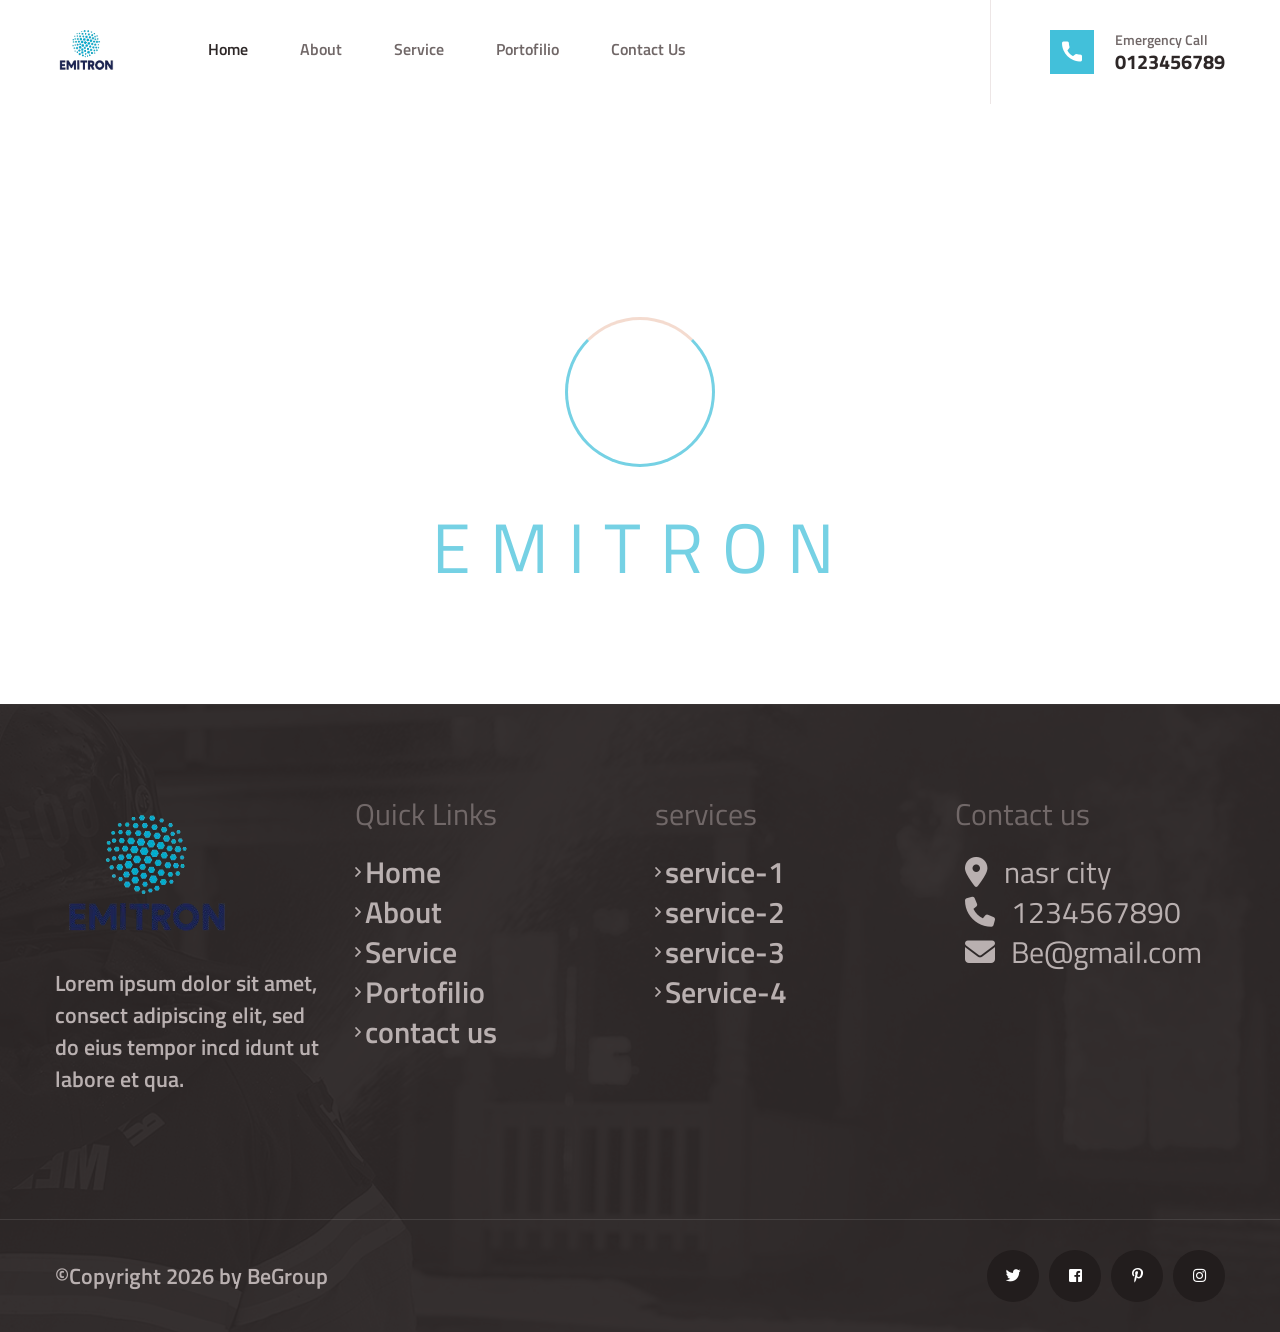
<file: portofilio.html>
<!DOCTYPE html>
<html lang="en">

<head>
    <meta charset="utf-8">
    <meta http-equiv="X-UA-Compatible" content="IE=edge">
    <meta name="viewport" content="width=device-width, initial-scale=1.0, maximum-scale=1.0, user-scalable=0">

    <title>emitron </title>

    <!-- Fav Icon -->
    <link rel="icon" href="assets/images/favicon.ico" type="image/x-icon">

    <!-- Google Fonts -->
    <link
        href="https://fonts.googleapis.com/css2?family=Titillium+Web:ital,wght@0,200;0,300;0,400;0,600;0,700;0,900;1,200;1,300;1,400;1,600;1,700&display=swap"
        rel="stylesheet">
    <link rel="stylesheet" href="https://cdnjs.cloudflare.com/ajax/libs/font-awesome/6.5.0/css/all.min.css">

    <!-- Stylesheets -->
    <link href="assets/css/font-awesome-all.css" rel="stylesheet">
    <link href="assets/css/flaticon.css" rel="stylesheet">
    <link href="assets/css/owl.css" rel="stylesheet">
    <link href="assets/css/bootstrap.css" rel="stylesheet">
    <link href="assets/css/jquery.fancybox.min.css" rel="stylesheet">
    <link href="assets/css/animate.css" rel="stylesheet">
    <link href="assets/css/color.css" rel="stylesheet">
    <link href="assets/css/style.css" rel="stylesheet">
    <link href="assets/css/responsive.css" rel="stylesheet">

</head>


<!-- page wrapper -->

<body>

    <div class="boxed_wrapper">


        <!-- preloader -->
        <div class="loader-wrap">
            <div class="preloader">
                <div class="preloader-close"><i class="fa-solid fa-circle-xmark"></i></div>
                <div id="handle-preloader" class="handle-preloader">
                    <div class="animation-preloader">
                        <div class="spinner"></div>
                        <div class="txt-loading">
                            <span data-text-preloader="e" class="letters-loading">
                                e
                            </span>
                            <span data-text-preloader="m" class="letters-loading">
                                m
                            </span>
                            <span data-text-preloader="i" class="letters-loading">
                                i
                            </span>
                            <span data-text-preloader="t" class="letters-loading">
                                t
                            </span>
                            <span data-text-preloader="r" class="letters-loading">
                                r
                            </span>
                            <span data-text-preloader="o" class="letters-loading">
                                o
                            </span>
                            <span data-text-preloader="n" class="letters-loading">
                                n
                            </span>

                        </div>
                    </div>
                </div>
            </div>
        </div>
        <!-- preloader end -->


        <!-- main header -->
        <header class="main-header">

            <!-- header-lower -->
            <div class="header-lower">
                <div class="auto-container">
                    <div class="outer-box clearfix">
                        <div class="logo-box pull-left">
                            <figure class="logo"><a href="index.html"><img class="logo1" src="assets/1.PNG" alt=""></a>
                            </figure>
                        </div>
                        <div class="menu-area pull-left">
                            <!--Mobile Navigation Toggler-->
                            <div class="mobile-nav-toggler">
                                <i class="icon-bar"></i>
                                <i class="icon-bar"></i>
                                <i class="icon-bar"></i>
                            </div>
                            <nav class="main-menu navbar-expand-md navbar-light">
                                <div class="collapse navbar-collapse show clearfix" id="navbarSupportedContent">
                                    <ul class="navigation clearfix">
                                        <li class="current"><a href="index.html">Home</a>

                                        </li>
                                        <li ><a href="about.html">About</a>

                                        </li>

                                        <li class=" dropdown"><a href="service.html">Service</a>
                                            <ul>
                                                <li><a href="service-details.html">Service-1</a>
                                                <li><a href="service-details.html">Service-1</a>
                                                <li><a href="service-details.html">Service-1</a>
                                                <li><a href="service-details.html">Service-1</a>
                                            </ul>
                                        </li>
                                        <li> <a href="portofilio.html">
                                                Portofilio
                                            </a></li>


                                        <li><a href="contact.html">Contact Us</a>

                                        </li>
                                    </ul>
                                </div>
                            </nav>
                        </div>

                        <div class="support-box pull-right">
                            <i class="flaticon-call"></i>
                            <p>Emergency Call</p>
                            <h4><a href="tel:0123456789">0123456789</a></h4>
                        </div>
                    </div>
                </div>
            </div>

            <!--sticky Header-->
            <div class="sticky-header">
                <div class="auto-container">
                    <div class="outer-box clearfix">
                        <div class="logo-box pull-left">
                            <figure class="logo"><a href="index.html"><img class="logo1" src="assets/1.PNG" alt=""></a>
                            </figure>
                        </div>
                        <div class="menu-area pull-left">
                            <nav class="main-menu clearfix">
                                <!--Keep This Empty / Menu will come through Javascript-->
                            </nav>
                        </div>
                        <div class="support-box pull-right">
                            <i class="flaticon-call"></i>
                            <p>Emergency Call</p>
                            <h4><a href="tel:0123456789">0123456789</a></h4>
                        </div>
                    </div>
                </div>
            </div>
        </header>
        <!-- main-header end-->

        <!-- Mobile Menu  -->
        <div class="mobile-menu">
            <div class="menu-backdrop"></div>
            <div class="close-btn"><i class="fas fa-times"></i></div>

            <nav class="menu-box">
                <div class="nav-logo"><a href="index.html"><img src="assets/1.PNG" alt="" title=""></a></div>
                <div class="menu-outer"><!--Here Menu Will Come Automatically Via Javascript / Same Menu as in Header-->
                </div>
                <div class="contact-info">
                    <h4>Contact Info</h4>
                    <ul>
                        <li>nasr city</li>
                        <li><a href="tel:+1234567890">1234567890</a></li>
                        <li><a href="mailto:Be@gmail.com">Be@gmail.com</a></li>
                    </ul>
                </div>
                <div class="social-links">
                    <ul class="clearfix">
                        <li><a href="index.html"><span class="fab fa-twitter"></span></a></li>
                        <li><a href="index.html"><span class="fab fa-facebook-square"></span></a></li>
                        <li><a href="index.html"><span class="fab fa-pinterest-p"></span></a></li>
                        <li><a href="index.html"><span class="fab fa-instagram"></span></a></li>
                        <li><a href="index.html"><span class="fab fa-youtube"></span></a></li>
                    </ul>
                </div>
            </nav>
        </div>
        <!-- End Mobile Menu -->

        <div style="display:flex; justify-content:center; align-items:center; background-color: white;">

            <div style="position:relative;padding-top:0;width:900px;height:600px;"><iframe
                    style="position:absolute;border:none;width:100%;height:100%;left:0;top:0;"
                    src="https://online.fliphtml5.com/Mariam932/jkwv/" title="EMITRON-Company Profile.... (1) (1)"
                    seamless="seamless" scrolling="no" frameborder="0" allowtransparency="true"
                    allowfullscreen="true"></iframe></div>
        </div>

        <!--<div style="position:relative;padding-top:0;width:900px;height:600px;"><iframe style="position:absolute;border:none;width:100%;height:100%;left:0;top:0;" src="https://online.fliphtml5.com/Mariam932/jkwv/" title="EMITRON-Company Profile.... (1) (1)" seamless="seamless" scrolling="no" frameborder="0" allowtransparency="true" allowfullscreen="true" ></iframe></div>

-->
        <!--Page Title-->
        <!-- <section class="page-title centred" style="background-image: url(assets/images/background/page-title.jpg);">
            <div class="overlay-bg"></div>
            <div class="pattern-layer"></div>
            <div class="auto-container">
                <div class="content-box">
                    <div class="title">
                        <h1>Our portofilio</h1>
                    </div>
                    <ul class="bread-crumb clearfix">
                        <li><a href="index.html">Home</a></li>
                        <li>Our portofilio</li>
                    </ul>
                </div>
            </div>
        </section> -->
        <!--End Page Title-->


        <!-- portofilio-section -->
        <!-- <section class="portofilio-page-section"> 
            <div class="auto-container">
                <div class="row clearfix">
                    <div class="col-lg-4 col-md-6 col-sm-12 portofilio-block">
                        <div class="portofilio-block-one">
                            <div class="inner-box">
                                <figure class="image-box">
                                    <img src="assets/images/portofilio/portofilio-5.jpg" alt="">
                                    <a href="assets/images/portofilio/portofilio-5.jpg" class="view-btn lightbox-image" data-fancybox="portofilio">+</a>
                                </figure>
                            </div>
                        </div>
                    </div>
                    <div class="col-lg-4 col-md-6 col-sm-12 portofilio-block">
                        <div class="portofilio-block-one">
                            <div class="inner-box">
                                <figure class="image-box">
                                    <img src="assets/images/portofilio/portofilio-6.jpg" alt="">
                                    <a href="assets/images/portofilio/portofilio-6.jpg" class="view-btn lightbox-image" data-fancybox="portofilio">+</a>
                                </figure>
                            </div>
                        </div>
                    </div>
                    <div class="col-lg-4 col-md-6 col-sm-12 portofilio-block">
                        <div class="portofilio-block-one">
                            <div class="inner-box">
                                <figure class="image-box">
                                    <img src="assets/images/portofilio/portofilio-7.jpg" alt="">
                                    <a href="assets/images/portofilio/portofilio-7.jpg" class="view-btn lightbox-image" data-fancybox="portofilio">+</a>
                                </figure>
                            </div>
                        </div>
                    </div>
                    <div class="col-lg-4 col-md-6 col-sm-12 portofilio-block">
                        <div class="portofilio-block-one">
                            <div class="inner-box">
                                <figure class="image-box">
                                    <img src="assets/images/portofilio/portofilio-8.jpg" alt="">
                                    <a href="assets/images/portofilio/portofilio-8.jpg" class="view-btn lightbox-image" data-fancybox="portofilio">+</a>
                                </figure>
                            </div>
                        </div>
                    </div>
                    <div class="col-lg-4 col-md-6 col-sm-12 portofilio-block">
                        <div class="portofilio-block-one">
                            <div class="inner-box">
                                <figure class="image-box">
                                    <img src="assets/images/portofilio/portofilio-9.jpg" alt="">
                                    <a href="assets/images/portofilio/portofilio-9.jpg" class="view-btn lightbox-image" data-fancybox="portofilio">+</a>
                                </figure>
                            </div>
                        </div>
                    </div>
                    <div class="col-lg-4 col-md-6 col-sm-12 portofilio-block">
                        <div class="portofilio-block-one">
                            <div class="inner-box">
                                <figure class="image-box">
                                    <img src="assets/images/portofilio/portofilio-10.jpg" alt="">
                                    <a href="assets/images/portofilio/portofilio-10.jpg" class="view-btn lightbox-image" data-fancybox="portofilio">+</a>
                                </figure>
                            </div>
                        </div>
                    </div>
                    <div class="col-lg-4 col-md-6 col-sm-12 portofilio-block">
                        <div class="portofilio-block-one">
                            <div class="inner-box">
                                <figure class="image-box">
                                    <img src="assets/images/portofilio/portofilio-11.jpg" alt="">
                                    <a href="assets/images/portofilio/portofilio-11.jpg" class="view-btn lightbox-image" data-fancybox="portofilio">+</a>
                                </figure>
                            </div>
                        </div>
                    </div>
                    <div class="col-lg-4 col-md-6 col-sm-12 portofilio-block">
                        <div class="portofilio-block-one">
                            <div class="inner-box">
                                <figure class="image-box">
                                    <img src="assets/images/portofilio/portofilio-12.jpg" alt="">
                                    <a href="assets/images/portofilio/portofilio-12.jpg" class="view-btn lightbox-image" data-fancybox="portofilio">+</a>
                                </figure>
                            </div>
                        </div>
                    </div>
                    <div class="col-lg-4 col-md-6 col-sm-12 portofilio-block">
                        <div class="portofilio-block-one">
                            <div class="inner-box">
                                <figure class="image-box">
                                    <img src="assets/images/portofilio/portofilio-13.jpg" alt="">
                                    <a href="assets/images/portofilio/portofilio-13.jpg" class="view-btn lightbox-image" data-fancybox="portofilio">+</a>
                                </figure>
                            </div>
                        </div>
                    </div>
                </div>
            </div>
        </section> -->
        <!-- portofilio-section end -->

        <!-- <div style="position:relative;padding-top:max(60%,324px);width:100%;height:0;"><iframe style="position:absolute;border:none;width:100%;height:100%;left:0;top:0;" src="https://online.fliphtml5.com/Mariam932/file/" title="file" seamless="seamless" scrolling="no" frameborder="0" allowtransparency="true" allowfullscreen="true" ></iframe></div>
        -->
        <!-- newsletter-section -->
        <!-- <section class="newsletter-section">
            <div class="auto-container">
                <div class="row clearfix">
                    <div class="col-lg-6 col-md-12 col-sm-12 text-column">
                        <div class="text">
                            <div class="icon-box"><i class="flaticon-mail"></i></div>
                            <h4>Join our newsletter and get latest updates</h4>
                        </div>
                    </div>
                    <div class="col-lg-6 col-md-12 col-sm-12 form-column">
                        <form action="index.html" method="post" class="newsletter-form">
                            <div class="form-group">
                                <input type="email" name="email" placeholder="Email Address" required="">
                                <button type="submit"><i class="fas fa-check"></i></button>
                            </div>
                        </form>
                    </div>
                </div>
            </div>
        </section> -->
        <!-- newsletter-section end -->


   <!-- main-footer -->
        <footer class="main-footer" style="background-image: url(assets/images/background/footer-bg-1.jpg);">

            <div class="footer-top">
                <div class="auto-container">
                    <div class="widget-section">
                        <div class="row clearfix">
                            <div class="col-lg-3 col-md-6 col-sm-12 footer-column">
                                <div class="footer-widget about-widget">
                                    <div class="widget-title">
                                        <img src="assets/1.PNG" alt="" style="height: 146px; width: 185px;">
                                        <!-- <h4>emitron</h4> -->
                                    </div>
                                    <div class="text">
                                        <p>Lorem ipsum dolor sit amet, consect adipiscing elit, sed do eius tempor incd
                                            idunt ut labore et qua.</p>
                                    </div>

                                </div>
                            </div>
                            <div class="col-lg-3 col-md-6 col-sm-12 footer-column footer-down">
                                <div class="footer-widget links-widget">
                                    <div class="widget-title">
                                        Quick Links
                                    </div>
                                    <div class="widget-content">
                                        <ul class="links-list clearfix">
                                            <li><a href="index.html">Home</a></li>
                                            <li><a href="index.html">About</a></li>
                                            <li><a href="index.html">Service</a></li>
                                            <li><a href="index.html">Portofilio</a></li>
                                            <li><a href="index.html">contact us</a></li>
                                        </ul>
                                    </div>
                                </div>
                            </div>
                            <div class="col-lg-3 col-md-6 col-sm-12 footer-column footer-down">
                                <div class="footer-widget links-widget">
                                    <div class="widget-title">
                                        services
                                    </div>

                                    <div class="widget-content">
                                        <ul class="links-list clearfix">
                                            <li><a href="index.html">service-1</a></li>
                                            <li><a href="index.html">service-2</a></li>
                                            <li><a href="index.html">service-3</a></li>
                                            <li><a href="index.html">Service-4</a></li>

                                        </ul>
                                    </div>

                                </div>
                            </div>
                            <div class="col-lg-3 col-md-6 col-sm-12 footer-column footer-down">
                                <div class="footer-widget link-widget">
                                    <div class="widget-title">
                                        Contact us
                                    </div>
                                    <div class="widget-content">
                                        <ul class="links-list clearfix">
                                            <li><i class="fa-solid fa-location-dot mr-3"></i><a href="#">nasr city</a>
                                            </li>
                                            <li><i class="fa-solid fa-phone mr-3"></i><a
                                                    href="tel:1234567890">1234567890</a></li>
                                            <li><i class="fa-solid fa-envelope mr-3"></i><a
                                                    href="mailto:Be@gmail.com">Be@gmail.com</a></li>
                                        </ul>
                                    </div>
                                </div>
                            </div>
                        </div>
                    </div>
                </div>
            </div>
            <div class="footer-bottom">
                <div class="auto-container clearfix">
                    <div class="copyright pull-left">
                        <p>&copy;Copyright 2026 by <a href="index.html">BeGroup</a></p>
                    </div>
                    <ul class="footer-social clearfix pull-right">
                        <li><a href="index.html"><i class="fab fa-twitter"></i></a></li>
                        <li><a href="index.html"><i class="fab fa-facebook-square"></i></a></li>
                        <li><a href="index.html"><i class="fab fa-pinterest-p"></i></a></li>
                        <li><a href="index.html"><i class="fab fa-instagram"></i></a></li>
                    </ul>
                </div>
            </div>
        </footer>
        <!-- main-footer end -->

        <!--Scroll to top-->
        <button class="scroll-top scroll-to-target" data-target="html">
            <span class="fa fa-arrow-up centered"></span>
        </button>
    </div>


    <!-- jequery plugins -->
    <script src="assets/js/jquery.js"></script>
    <script src="assets/js/popper.min.js"></script>
    <script src="assets/js/bootstrap.min.js"></script>
    <script src="assets/js/owl.js"></script>
    <script src="assets/js/wow.js"></script>
    <script src="assets/js/validation.js"></script>
    <script src="assets/js/jquery.fancybox.js"></script>
    <script src="assets/js/appear.js"></script>
    <script src="assets/js/jquery.countTo.js"></script>

    <!-- main-js -->
    <script src="assets/js/script.js"></script>

</body><!-- End of .page_wrapper -->

</html>
</file>
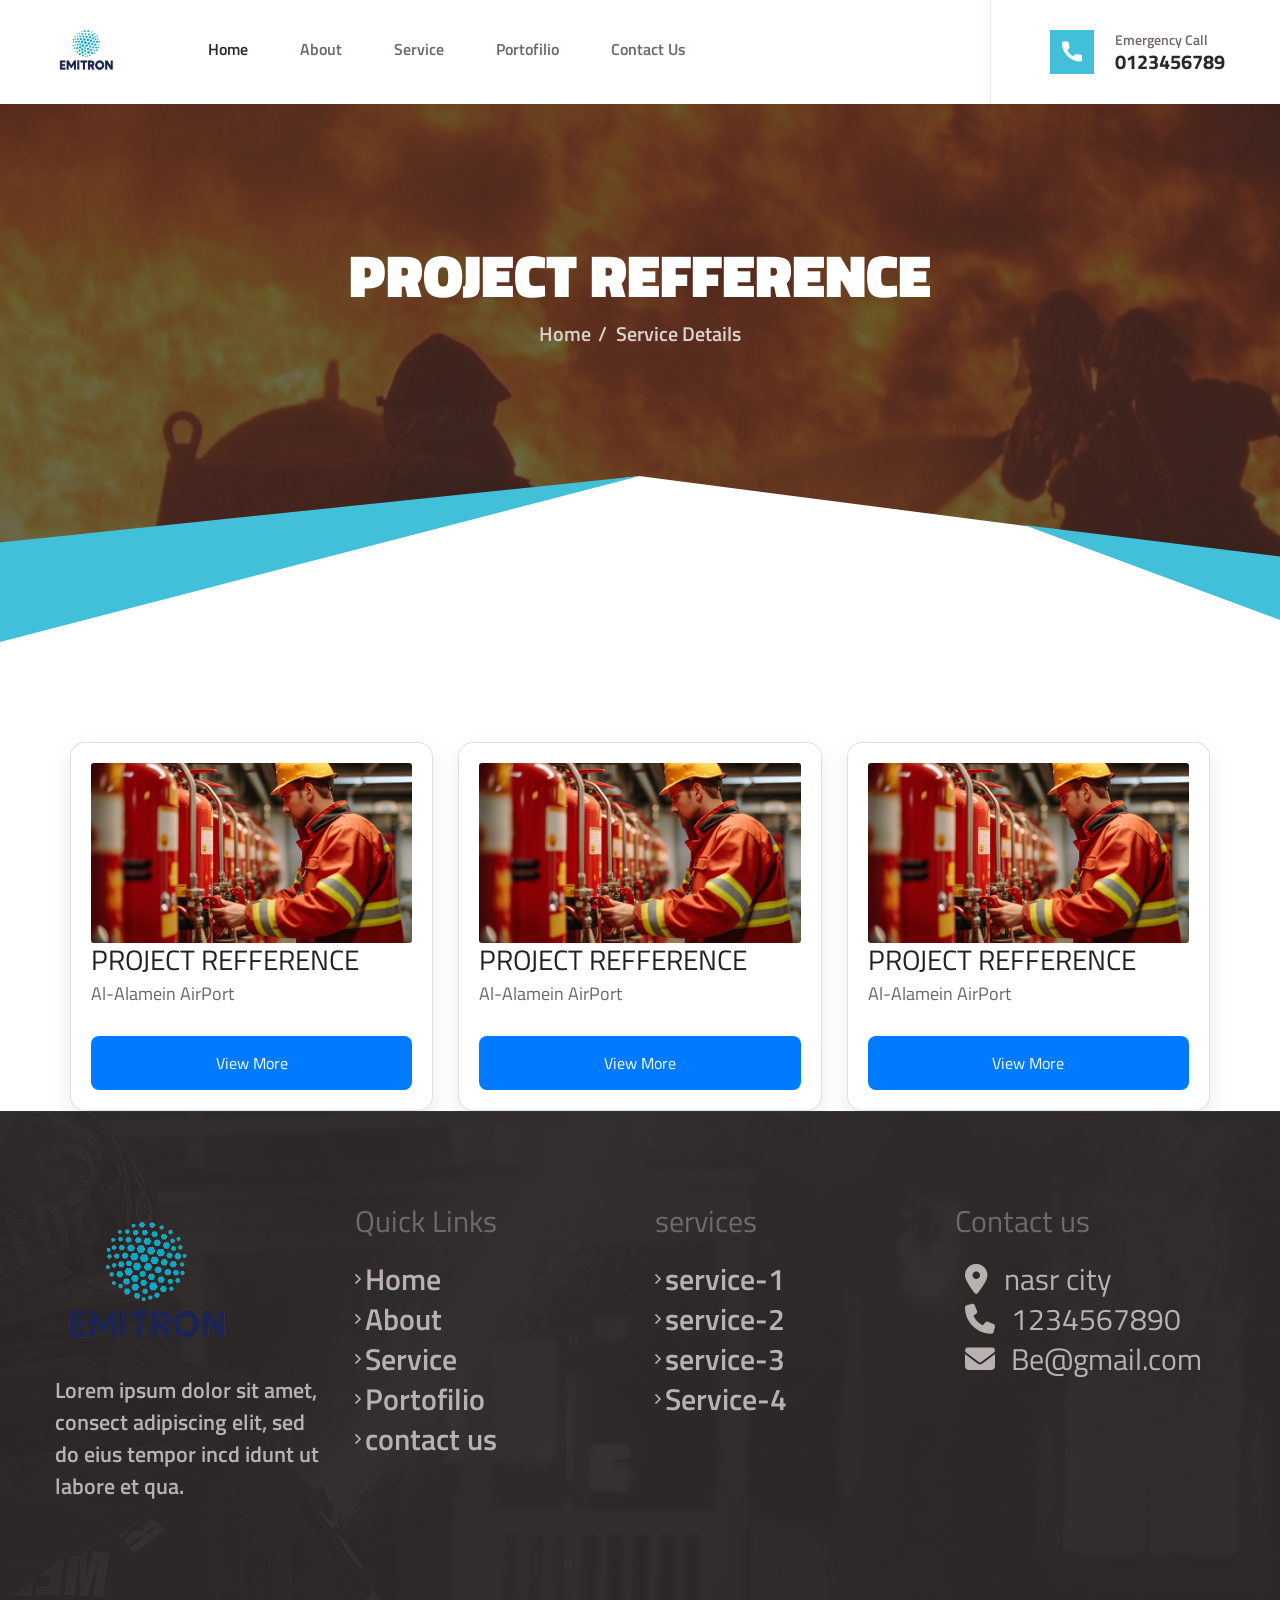
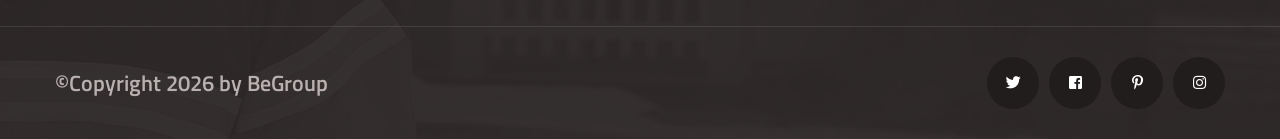
<file: service-details.html>
<!DOCTYPE html>
<html lang="en">

<head>
    <meta charset="utf-8">
    <meta http-equiv="X-UA-Compatible" content="IE=edge">
    <meta name="viewport" content="width=device-width, initial-scale=1.0, maximum-scale=1.0, user-scalable=0">

    <title>emitron</title>

    <!-- Fav Icon -->
    <link rel="icon" href="assets/images/favicon.ico" type="image/x-icon">

    <!-- Google Fonts -->
    <link
        href="https://fonts.googleapis.com/css2?family=Titillium+Web:ital,wght@0,200;0,300;0,400;0,600;0,700;0,900;1,200;1,300;1,400;1,600;1,700&display=swap"
        rel="stylesheet">
    <link rel="stylesheet" href="https://cdnjs.cloudflare.com/ajax/libs/font-awesome/6.5.0/css/all.min.css">

    <!-- Stylesheets -->
    <link href="assets/css/font-awesome-all.css" rel="stylesheet">
    <link href="assets/css/flaticon.css" rel="stylesheet">
    <link href="assets/css/owl.css" rel="stylesheet">
    <link href="assets/css/bootstrap.css" rel="stylesheet">
    <link href="assets/css/jquery.fancybox.min.css" rel="stylesheet">
    <link href="assets/css/animate.css" rel="stylesheet">
    <link href="assets/css/color.css" rel="stylesheet">
    <link href="assets/css/style.css" rel="stylesheet">
    <link href="assets/css/responsive.css" rel="stylesheet">

</head>


<!-- page wrapper -->

<body>

    <div class="boxed_wrapper">
        <!-- preloader -->
        <div class="loader-wrap">
            <div class="preloader">
                <div class="preloader-close"><i class="fa-solid fa-circle-xmark"></i></div>
                <div id="handle-preloader" class="handle-preloader">
                    <div class="animation-preloader">
                        <div class="spinner"></div>
                        <div class="txt-loading">
                            <span data-text-preloader="e" class="letters-loading">
                                e
                            </span>
                            <span data-text-preloader="m" class="letters-loading">
                                m
                            </span>
                            <span data-text-preloader="i" class="letters-loading">
                                i
                            </span>
                            <span data-text-preloader="t" class="letters-loading">
                                t
                            </span>
                            <span data-text-preloader="r" class="letters-loading">
                                r
                            </span>
                            <span data-text-preloader="o" class="letters-loading">
                                o
                            </span>
                            <span data-text-preloader="n" class="letters-loading">
                                n
                            </span>

                        </div>
                    </div>
                </div>
            </div>
        </div>
        <!-- preloader end -->

        <!-- main header -->
        <header class="main-header">

            <!-- header-lower -->
            <div class="header-lower">
                <div class="auto-container">
                    <div class="outer-box clearfix">
                        <div class="logo-box pull-left">
                            <figure class="logo"><a href="index.html"><img class="logo1" src="assets/1.PNG" alt=""></a>
                            </figure>
                        </div>
                        <div class="menu-area pull-left">
                            <!--Mobile Navigation Toggler-->
                            <div class="mobile-nav-toggler">
                                <i class="icon-bar"></i>
                                <i class="icon-bar"></i>
                                <i class="icon-bar"></i>
                            </div>
                            <nav class="main-menu navbar-expand-md navbar-light">
                                <div class="collapse navbar-collapse show clearfix" id="navbarSupportedContent">
                                    <ul class="navigation clearfix">
                                        <li class="current"><a href="index.html">Home</a>

                                        </li>
                                        <li ><a href="about.html">About</a>

                                        </li>

                                        <li class=" dropdown"><a href="service.html">Service</a>
                                            <ul>
                                                <li><a href="service-details.html">Service-1</a>
                                                <li><a href="service-details.html">Service-1</a>
                                                <li><a href="service-details.html">Service-1</a>
                                                <li><a href="service-details.html">Service-1</a>
                                            </ul>
                                        </li>
                                        <li> <a href="portofilio.html">
                                                Portofilio
                                            </a></li>


                                        <li><a href="contact.html">Contact Us</a>

                                        </li>
                                    </ul>
                                </div>
                            </nav>
                        </div>

                        <div class="support-box pull-right">
                            <i class="flaticon-call"></i>
                            <p>Emergency Call</p>
                            <h4><a href="tel:0123456789">0123456789</a></h4>
                        </div>
                    </div>
                </div>
            </div>

            <!--sticky Header-->
            <div class="sticky-header">
                <div class="auto-container">
                    <div class="outer-box clearfix">
                        <div class="logo-box pull-left">
                            <figure class="logo"><a href="index.html"><img class="logo1" src="assets/1.PNG" alt=""></a>
                            </figure>
                        </div>
                        <div class="menu-area pull-left">
                            <nav class="main-menu clearfix">
                                <!--Keep This Empty / Menu will come through Javascript-->
                            </nav>
                        </div>
                        <div class="support-box pull-right">
                            <i class="flaticon-call"></i>
                            <p>Emergency Call</p>
                            <h4><a href="tel:0123456789">0123456789</a></h4>
                        </div>
                    </div>
                </div>
            </div>
        </header>
        <!-- main-header end-->
        <!-- Mobile Menu  -->
        <div class="mobile-menu">
            <div class="menu-backdrop"></div>
            <div class="close-btn"><i class="fas fa-times"></i></div>

            <nav class="menu-box">
                <div class="nav-logo"><a href="index.html"><img src="assets/1.PNG" alt="" title=""></a></div>
                <div class="menu-outer"><!--Here Menu Will Come Automatically Via Javascript / Same Menu as in Header-->
                </div>
                <div class="contact-info">
                    <h4>Contact Info</h4>
                    <ul>
                        <li>nasr city</li>
                        <li><a href="tel:+1234567890">1234567890</a></li>
                        <li><a href="mailto:Be@gmail.com">Be@gmail.com</a></li>
                    </ul>
                </div>
                <div class="social-links">
                    <ul class="clearfix">
                        <li><a href="index.html"><span class="fab fa-twitter"></span></a></li>
                        <li><a href="index.html"><span class="fab fa-facebook-square"></span></a></li>
                        <li><a href="index.html"><span class="fab fa-pinterest-p"></span></a></li>
                        <li><a href="index.html"><span class="fab fa-instagram"></span></a></li>
                        <li><a href="index.html"><span class="fab fa-youtube"></span></a></li>
                    </ul>
                </div>
            </nav>
        </div>
        <!-- End Mobile Menu -->


        <!--Page Title-->
        <section class="page-title centred" style="background-image: url(assets/images/background/page-title.jpg);">
            <div class="overlay-bg"></div>
            <div class="pattern-layer"></div>
            <div class="auto-container">
                <div class="content-box">
                    <div class="title">
                        <h1>PROJECT REFFERENCE</h1>
                    </div>
                    <ul class="bread-crumb clearfix">
                        <li><a href="index.html">Home</a></li>
                        <li>Service Details</li>
                    </ul>
                </div>
            </div>
        </section>
        <!--End Page Title-->


        <section class="space-section">

        </section>
        <!-- service-details -->
        <!-- <section class="service-details">
            <div class="auto-container">
                <div class="row clearfix">
                    <div class="col-lg-4 col-md-12 col-sm-12 sidebar-side">
                        <div class="service-sidebar default-sidebar">
                            <div class="sidebar-widget categori-widget">
                                <div class="widget-title">
                                    <h4>Categories</h4>
                                </div>
                                <div class="widget-content">
                                    <ul class="categori-list clearfix">
                                        <li><a href="service-details.html" class="active">Fire Fighting</a></li>
                                        <li><a href="service-details-2.html">Operation Force</a></li>
                                        <li><a href="service-details-3.html">Fire Suppression</a></li>
                                        <li><a href="service-details-4.html">Ambulance Service</a></li>
                                        <li><a href="service-details-5.html">Fire Investigation</a></li>
                                        <li><a href="service-details-6.html">Community Safety</a></li>
                                    </ul>
                                </div>
                            </div>
                            <div class="sidebar-widget advise-widget">
                                <div class="inner-box centred" style="background-image: url(assets/images/resource/advice-1.jpg);">
                                    <div class="icon-box"><i class="flaticon-life-saver"></i></div>
                                    <h2>Fire Department here to Save Lives</h2>
                                </div>
                            </div>
                        </div>
                    </div>
                    <div class="col-lg-8 col-md-12 col-sm-12 content-side">
                        <div class="service-details-content">
                            <div class="inner-box">
                                <figure class="image-box"><img src="assets/images/service/service-9.jpg" alt=""></figure>
                                <div class="text">
                                    <h2>Fire Fighting</h2>
                                    <p>Lorem ipsum is simply free text used by copytyping refreshing. Neque porro est qui dolorem ipsum quia quaed inventore veritatis et quasi architecto beatae vitae dicta sunt explicabo. Aelltes port lacus quis enim var sed efficitur turpis gilla sed sit amet finibus eros. Lorem Ipsum is simply dummy text of the printing and typesetting industry. Lorem Ipsum has been the ndustry standard dummy text ever since the 1500s, when an unknown printer took a galley of type and scrambled it to make a type specimen book.</p>
                                    <p>It has survived not only five centuries. Lorem Ipsum is simply dummy text of the new design printng and type setting Ipsum take a look at our round. When an unknown printer took a galley of type and scrambled it to make a type specimen book. It has survived not only five centuries, but also the leap into electronic typesetting.</p>
                                </div>
                                <div class="two-column">
                                    <div class="row align-items-center clearfix">
                                        <div class="col-lg-6 col-md-6 col-sm-12 image-column">
                                            <figure class="image-box"><img src="assets/images/service/service-8.jpg" alt=""></figure>
                                        </div>
                                        <div class="col-lg-6 col-md-6 col-sm-12 content-column">
                                            <div class="text">
                                                <h3>Fire Safety Tips</h3>
                                                <h4>Duis aute irure dolor in reprehenderit in voluptate velit esse cillum.</h4>
                                                <ul class="list clearfix">
                                                    <li>Install smoke alarms in your home</li>
                                                    <li>Test smoke alarms every month</li>
                                                    <li>About a fire escape plan and practice</li>
                                                    <li>Think of fire before it starts</li>
                                                    <li>Read fire stop prevention Program</li>
                                                    <li>get out before the smoke gets thick</li>
                                                </ul>
                                            </div>
                                        </div>
                                    </div>
                                </div>
                            </div>
                        </div>
                    </div>
                </div>
            </div>
        </section> -->
        <div class="container">

            <div class="card">
                <img src="assets/images/background/1111.jpg" alt="" class="card-img">
                <h3>PROJECT REFFERENCE</h3>
                <p class="short">Al-Alamein AirPort</p>

                <div class="description">
                    Lorem ipsum dolor sit amet consectetur adipisicing elit. Sequi harum at sint officiis nulla minima
                    quaerat non maxime veritatis magnam aliquam aliquid eaque beatae omnis animi recusandae quidem,
                    culpa unde. Fugit, libero, dolore, at enim illum similique consectetur placeat quo impedit fuga
                    voluptatibus pariatur sint sit. Tenetur alias laboriosam quo possimus facere? Itaque excepturi nulla
                    dolorum? Dolor magnam atque, tempore accusamus laborum reiciendis temporibus maxime rerum dolore
                    itaque. Illo optio aut praesentium earum deserunt voluptatum possimus est consequatur quod, nulla
                    quae beatae sunt illum excepturi quidem minima distinctio quas enim! Autem, expedita similique?
                    Optio, exercitationem? At ratione mollitia vitae hic.
                </div>

                <button onclick="toggleCard(this)">View More</button>
            </div>

            <div class="card">
                <img src="assets/images/background/1111.jpg" alt="" class="card-img">
                <h3>PROJECT REFFERENCE</h3>
                <p class="short">Al-Alamein AirPort</p>

                <div class="description">
                    Lorem ipsum dolor sit amet consectetur adipisicing elit. Sequi harum at sint officiis nulla minima
                    quaerat non maxime veritatis magnam aliquam aliquid eaque beatae omnis animi recusandae quidem,
                    culpa unde. Fugit, libero, dolore, at enim illum similique consectetur placeat quo impedit fuga
                    voluptatibus pariatur sint sit. Tenetur alias laboriosam quo possimus facere? Itaque excepturi nulla
                    dolorum? Dolor magnam atque, tempore accusamus laborum reiciendis temporibus maxime rerum dolore
                    itaque. Illo optio aut praesentium earum deserunt voluptatum possimus est consequatur quod, nulla
                    quae beatae sunt illum excepturi quidem minima distinctio quas enim! Autem, expedita similique?
                    Optio, exercitationem? At ratione mollitia vitae hic.
                </div>

                <button onclick="toggleCard(this)">View More</button>
            </div>

            <div class="card">
                <img src="assets/images/background/1111.jpg" alt="" class="card-img">
                <h3>PROJECT REFFERENCE</h3>
                <p class="short">Al-Alamein AirPort</p>

                <div class="description">
                    Lorem ipsum dolor sit amet consectetur adipisicing elit. Sequi harum at sint officiis nulla minima
                    quaerat non maxime veritatis magnam aliquam aliquid eaque beatae omnis animi recusandae quidem,
                    culpa unde. Fugit, libero, dolore, at enim illum similique consectetur placeat quo impedit fuga
                    voluptatibus pariatur sint sit. Tenetur alias laboriosam quo possimus facere? Itaque excepturi nulla
                    dolorum? Dolor magnam atque, tempore accusamus laborum reiciendis temporibus maxime rerum dolore
                    itaque. Illo optio aut praesentium earum deserunt voluptatum possimus est consequatur quod, nulla
                    quae beatae sunt illum excepturi quidem minima distinctio quas enim! Autem, expedita similique?
                    Optio, exercitationem? At ratione mollitia vitae hic.
                </div>

                <button onclick="toggleCard(this)">View More</button>
            </div>





        </div>
        <!-- service-details end -->


        <!-- cta-section -->
        <!-- <section class="cta-section bg-color-3">
            <div class="pattern-layer" style="background-image: url(assets/images/shape/pattern-1.PNG);"></div>
            <div class="auto-container">
                <div class="inner-box clearfix">
                    <div class="text pull-left">
                        <h2>24/7 Available. Call us Immediately<br /><a href="tel:6668880000">666 888 0000</a></h2>
                    </div>
                    <div class="btn-box pull-right">
                        <a href="contact.html" class="theme-btn-one">Contact with us</a>
                    </div>
                </div>
            </div>
        </section> -->
        <!-- cta-section end -->


        <!-- newsletter-section -->
        <!-- <section class="newsletter-section">
            <div class="auto-container">
                <div class="row clearfix">
                    <div class="col-lg-6 col-md-12 col-sm-12 text-column">
                        <div class="text">
                            <div class="icon-box"><i class="flaticon-mail"></i></div>
                            <h4>Join our newsletter and get latest updates</h4>
                        </div>
                    </div>
                    <div class="col-lg-6 col-md-12 col-sm-12 form-column">
                        <form action="index.html" method="post" class="newsletter-form">
                            <div class="form-group">
                                <input type="email" name="email" placeholder="Email Address" required="">
                                <button type="submit"><i class="fas fa-check"></i></button>
                            </div>
                        </form>
                    </div>
                </div>
            </div>
        </section> -->
        <!-- newsletter-section end -->


   <!-- main-footer -->
        <footer class="main-footer" style="background-image: url(assets/images/background/footer-bg-1.jpg);">

            <div class="footer-top">
                <div class="auto-container">
                    <div class="widget-section">
                        <div class="row clearfix">
                            <div class="col-lg-3 col-md-6 col-sm-12 footer-column">
                                <div class="footer-widget about-widget">
                                    <div class="widget-title">
                                        <img src="assets/1.PNG" alt="" style="height: 146px; width: 185px;">
                                        <!-- <h4>emitron</h4> -->
                                    </div>
                                    <div class="text">
                                        <p>Lorem ipsum dolor sit amet, consect adipiscing elit, sed do eius tempor incd
                                            idunt ut labore et qua.</p>
                                    </div>

                                </div>
                            </div>
                            <div class="col-lg-3 col-md-6 col-sm-12 footer-column footer-down">
                                <div class="footer-widget links-widget">
                                    <div class="widget-title">
                                        Quick Links
                                    </div>
                                    <div class="widget-content">
                                        <ul class="links-list clearfix">
                                            <li><a href="index.html">Home</a></li>
                                            <li><a href="index.html">About</a></li>
                                            <li><a href="index.html">Service</a></li>
                                            <li><a href="index.html">Portofilio</a></li>
                                            <li><a href="index.html">contact us</a></li>
                                        </ul>
                                    </div>
                                </div>
                            </div>
                            <div class="col-lg-3 col-md-6 col-sm-12 footer-column footer-down">
                                <div class="footer-widget links-widget">
                                    <div class="widget-title">
                                        services
                                    </div>

                                    <div class="widget-content">
                                        <ul class="links-list clearfix">
                                            <li><a href="index.html">service-1</a></li>
                                            <li><a href="index.html">service-2</a></li>
                                            <li><a href="index.html">service-3</a></li>
                                            <li><a href="index.html">Service-4</a></li>

                                        </ul>
                                    </div>

                                </div>
                            </div>
                            <div class="col-lg-3 col-md-6 col-sm-12 footer-column footer-down">
                                <div class="footer-widget link-widget">
                                    <div class="widget-title">
                                        Contact us
                                    </div>
                                    <div class="widget-content">
                                        <ul class="links-list clearfix">
                                            <li><i class="fa-solid fa-location-dot mr-3"></i><a href="#">nasr city</a>
                                            </li>
                                            <li><i class="fa-solid fa-phone mr-3"></i><a
                                                    href="tel:1234567890">1234567890</a></li>
                                            <li><i class="fa-solid fa-envelope mr-3"></i><a
                                                    href="mailto:Be@gmail.com">Be@gmail.com</a></li>
                                        </ul>
                                    </div>
                                </div>
                            </div>
                        </div>
                    </div>
                </div>
            </div>
            <div class="footer-bottom">
                <div class="auto-container clearfix">
                    <div class="copyright pull-left">
                        <p>&copy;Copyright 2026 by <a href="index.html">BeGroup</a></p>
                    </div>
                    <ul class="footer-social clearfix pull-right">
                        <li><a href="index.html"><i class="fab fa-twitter"></i></a></li>
                        <li><a href="index.html"><i class="fab fa-facebook-square"></i></a></li>
                        <li><a href="index.html"><i class="fab fa-pinterest-p"></i></a></li>
                        <li><a href="index.html"><i class="fab fa-instagram"></i></a></li>
                    </ul>
                </div>
            </div>
        </footer>
        <!-- main-footer end -->


        <!--Scroll to top-->
        <button class="scroll-top scroll-to-target" data-target="html">
            <span class="fa fa-arrow-up"></span>
        </button>
    </div>


    <!-- jequery plugins -->
    <script src="assets/js/jquery.js"></script>
    <script src="assets/js/popper.min.js"></script>
    <script src="assets/js/bootstrap.min.js"></script>
    <script src="assets/js/owl.js"></script>
    <script src="assets/js/wow.js"></script>
    <script src="assets/js/validation.js"></script>
    <script src="assets/js/jquery.fancybox.js"></script>
    <script src="assets/js/appear.js"></script>
    <script src="assets/js/jquery.countTo.js"></script>

    <!-- main-js -->
    <script src="assets/js/script.js"></script>

</body><!-- End of .page_wrapper -->

</html>
</file>
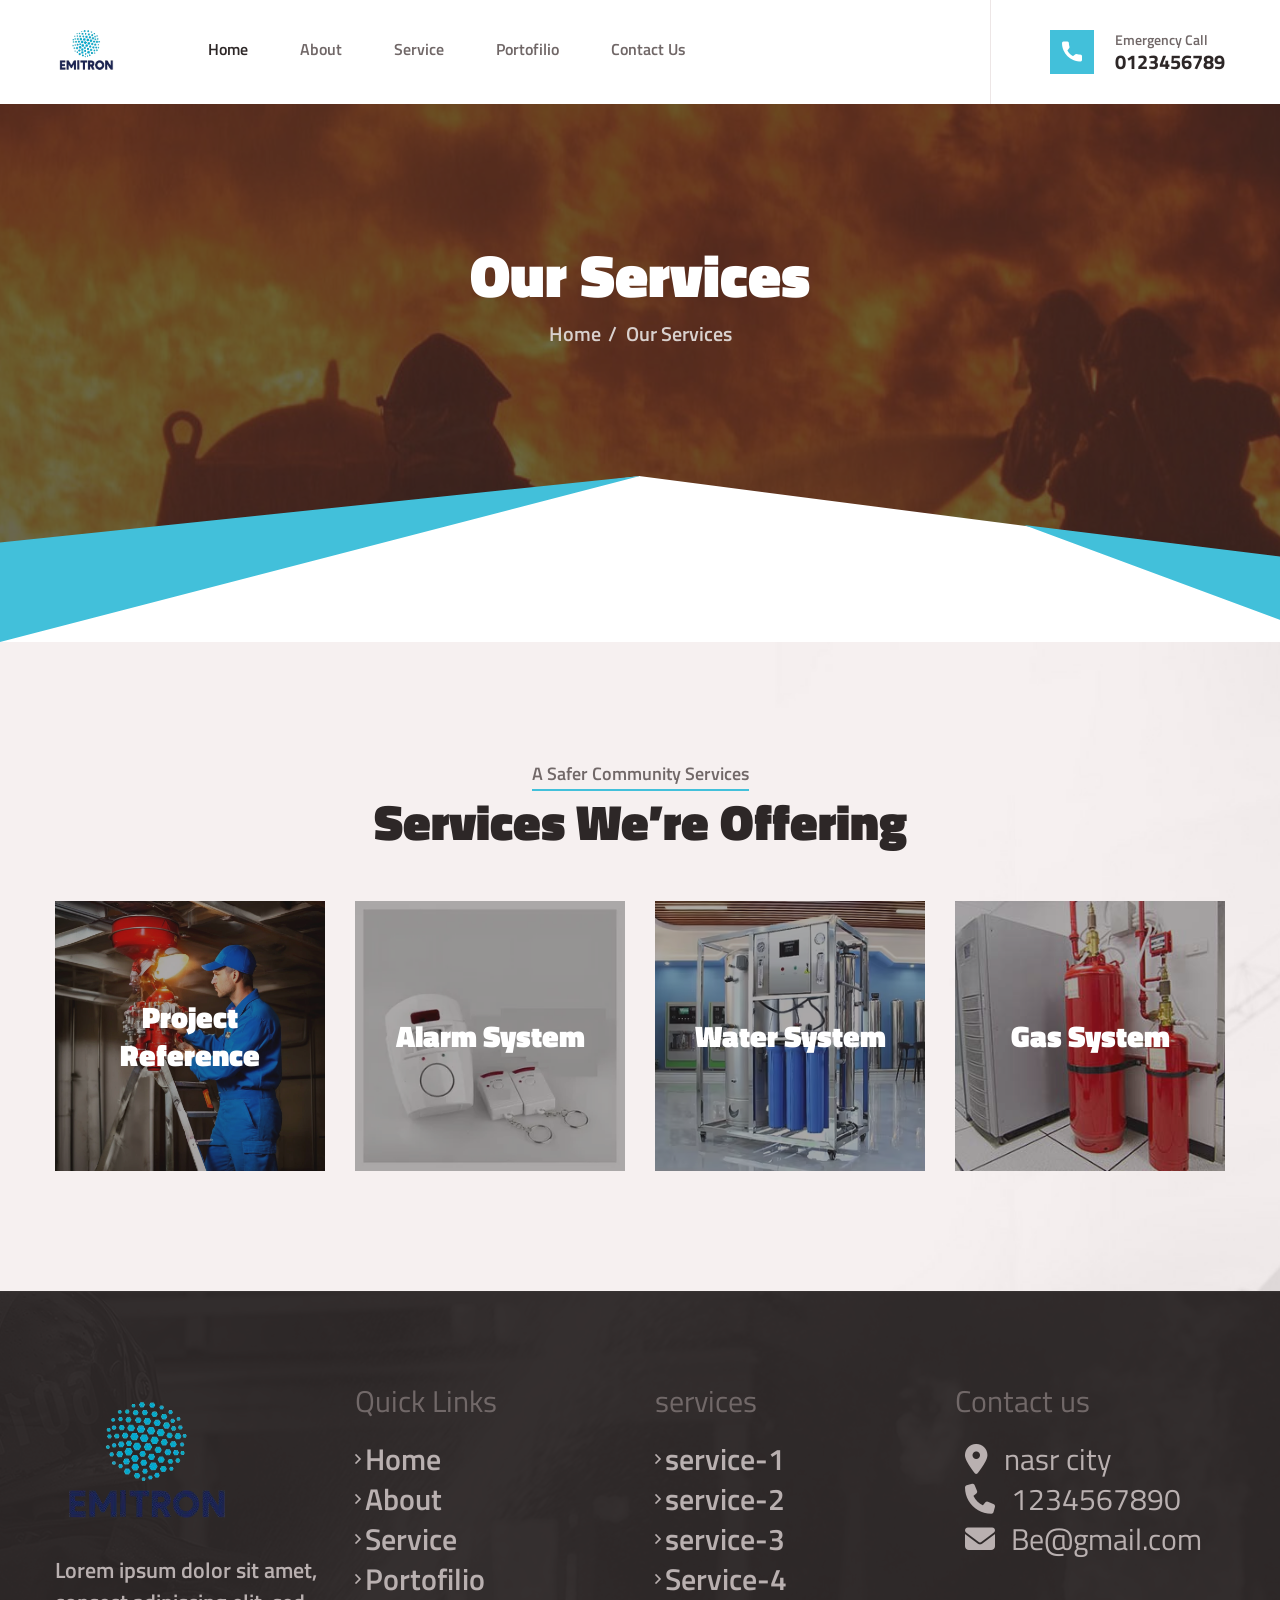
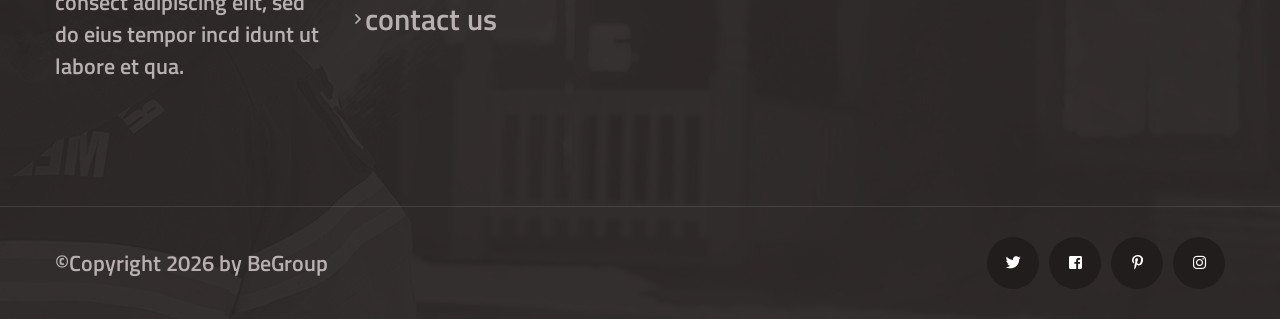
<file: service.html>
<!DOCTYPE html>
<html lang="en">

<head>
    <meta charset="utf-8">
    <meta http-equiv="X-UA-Compatible" content="IE=edge">
    <meta name="viewport" content="width=device-width, initial-scale=1.0, maximum-scale=1.0, user-scalable=0">

    <title>emitron</title>

    <!-- Fav Icon -->
    <link rel="icon" href="assets/images/favicon.ico" type="image/x-icon">

    <!-- Google Fonts -->
    <link
        href="https://fonts.googleapis.com/css2?family=Titillium+Web:ital,wght@0,200;0,300;0,400;0,600;0,700;0,900;1,200;1,300;1,400;1,600;1,700&display=swap"
        rel="stylesheet">
    <link rel="stylesheet" href="https://cdnjs.cloudflare.com/ajax/libs/font-awesome/6.5.0/css/all.min.css">

    <!-- Stylesheets -->
    <link href="assets/css/font-awesome-all.css" rel="stylesheet">
    <link href="assets/css/flaticon.css" rel="stylesheet">
    <link href="assets/css/owl.css" rel="stylesheet">
    <link href="assets/css/bootstrap.css" rel="stylesheet">
    <link href="assets/css/jquery.fancybox.min.css" rel="stylesheet">
    <link href="assets/css/animate.css" rel="stylesheet">
    <link href="assets/css/color.css" rel="stylesheet">
    <link href="assets/css/style.css" rel="stylesheet">
    <link href="assets/css/responsive.css" rel="stylesheet">

</head>


<!-- page wrapper -->

<body>

    <div class="boxed_wrapper">

        <!-- preloader -->
        <div class="loader-wrap">
            <div class="preloader">
                <div class="preloader-close"><i class="fa-solid fa-circle-xmark"></i></div>
                <div id="handle-preloader" class="handle-preloader">
                    <div class="animation-preloader">
                        <div class="spinner"></div>
                        <div class="txt-loading">
                            <span data-text-preloader="e" class="letters-loading">
                                e
                            </span>
                            <span data-text-preloader="m" class="letters-loading">
                                m
                            </span>
                            <span data-text-preloader="i" class="letters-loading">
                                i
                            </span>
                            <span data-text-preloader="t" class="letters-loading">
                                t
                            </span>
                            <span data-text-preloader="r" class="letters-loading">
                                r
                            </span>
                            <span data-text-preloader="o" class="letters-loading">
                                o
                            </span>
                            <span data-text-preloader="n" class="letters-loading">
                                n
                            </span>

                        </div>
                    </div>
                </div>
            </div>
        </div>
        <!-- preloader end -->


        <!-- main header -->
        <header class="main-header">

            <!-- header-lower -->
            <div class="header-lower">
                <div class="auto-container">
                    <div class="outer-box clearfix">
                        <div class="logo-box pull-left">
                            <figure class="logo"><a href="index.html"><img class="logo1" src="assets/1.PNG" alt=""></a>
                            </figure>
                        </div>
                        <div class="menu-area pull-left">
                            <!--Mobile Navigation Toggler-->
                            <div class="mobile-nav-toggler">
                                <i class="icon-bar"></i>
                                <i class="icon-bar"></i>
                                <i class="icon-bar"></i>
                            </div>
                            <nav class="main-menu navbar-expand-md navbar-light">
                                <div class="collapse navbar-collapse show clearfix" id="navbarSupportedContent">
                                    <ul class="navigation clearfix">
                                        <li class="current"><a href="index.html">Home</a>

                                        </li>
                                        <li ><a href="about.html">About</a>

                                        </li>

                                        <li class=" dropdown"><a href="service.html">Service</a>
                                            <ul>
                                                <li><a href="service-details.html">Service-1</a>
                                                <li><a href="service-details.html">Service-1</a>
                                                <li><a href="service-details.html">Service-1</a>
                                                <li><a href="service-details.html">Service-1</a>
                                            </ul>
                                        </li>
                                        <li> <a href="portofilio.html">
                                                Portofilio
                                            </a></li>


                                        <li><a href="contact.html">Contact Us</a>

                                        </li>
                                    </ul>
                                </div>
                            </nav>
                        </div>

                        <div class="support-box pull-right">
                            <i class="flaticon-call"></i>
                            <p>Emergency Call</p>
                            <h4><a href="tel:0123456789">0123456789</a></h4>
                        </div>
                    </div>
                </div>
            </div>

            <!--sticky Header-->
            <div class="sticky-header">
                <div class="auto-container">
                    <div class="outer-box clearfix">
                        <div class="logo-box pull-left">
                            <figure class="logo"><a href="index.html"><img class="logo1" src="assets/1.PNG" alt=""></a>
                            </figure>
                        </div>
                        <div class="menu-area pull-left">
                            <nav class="main-menu clearfix">
                                <!--Keep This Empty / Menu will come through Javascript-->
                            </nav>
                        </div>
                        <div class="support-box pull-right">
                            <i class="flaticon-call"></i>
                            <p>Emergency Call</p>
                            <h4><a href="tel:0123456789">0123456789</a></h4>
                        </div>
                    </div>
                </div>
            </div>
        </header>
        <!-- main-header end-->

        <!-- Mobile Menu  -->
        <div class="mobile-menu">
            <div class="menu-backdrop"></div>
            <div class="close-btn"><i class="fas fa-times"></i></div>

            <nav class="menu-box">
                <div class="nav-logo"><a href="index.html"><img src="assets/1.PNG" alt="" title=""></a></div>
                <div class="menu-outer"><!--Here Menu Will Come Automatically Via Javascript / Same Menu as in Header-->
                </div>
                <div class="contact-info">
                    <h4>Contact Info</h4>
                    <ul>
                        <li>nasr city</li>
                        <li><a href="tel:+1234567890">1234567890</a></li>
                        <li><a href="mailto:Be@gmail.com">Be@gmail.com</a></li>
                    </ul>
                </div>
                <div class="social-links">
                    <ul class="clearfix">
                        <li><a href="index.html"><span class="fab fa-twitter"></span></a></li>
                        <li><a href="index.html"><span class="fab fa-facebook-square"></span></a></li>
                        <li><a href="index.html"><span class="fab fa-pinterest-p"></span></a></li>
                        <li><a href="index.html"><span class="fab fa-instagram"></span></a></li>
                        <li><a href="index.html"><span class="fab fa-youtube"></span></a></li>
                    </ul>
                </div>
            </nav>
        </div>
        <!-- End Mobile Menu -->


        <!--Page Title-->
        <section class="page-title centred" style="background-image: url(assets/images/background/page-title.jpg);">
            <div class="overlay-bg"></div>
            <div class="pattern-layer"></div>
            <div class="auto-container">
                <div class="content-box">
                    <div class="title">
                        <h1>Our Services</h1>
                    </div>
                    <ul class="bread-crumb clearfix">
                        <li><a href="index.html">Home</a></li>
                        <li>Our Services</li>
                    </ul>
                </div>
            </div>
        </section>
        <!--End Page Title-->


        <!-- service-section -->
        <section class="service-section centred bg-color-1">
            <div class="bg-layer" style="background-image: url(assets/images/background/service-bg-1.jpg);"></div>
            <div class="auto-container">
                <div class="sec-title">
                    <p>A Safer Community Services</p>
                    <h2>Services We’re Offering</h2>
                </div>
                <div class="row clearfix">
                    <div class="col-lg-3 col-md-6 col-sm-12 service-block">
                        <div class="service-block-one wow fadeInUp animated animated" data-wow-delay="00ms"
                            data-wow-duration="1500ms">
                            <div class="inner-box">
                                <figure class="image-box"><img src="assets/images/background/14.webp" alt=""></figure>
                                <div class="text">
                                    <h2>Project Reference</h2>
                                </div>
                                <div class="overlay-content">
                                    <div class="inner">
                                        <h3><a href="service-details.html"></a>Project Reference</h3>
                                        <p>Lorem ipsum dolor sit. <br />Lorem ipsum dolor sit amet.</p>
                                        <div class="link"><a href="service-details.html">More</a></div>
                                    </div>
                                </div>
                            </div>
                        </div>
                    </div>
                    <div class="col-lg-3 col-md-6 col-sm-12 service-block">
                        <div class="service-block-one wow fadeInUp animated animated" data-wow-delay="300ms"
                            data-wow-duration="1500ms">
                            <div class="inner-box">
                                <figure class="image-box"><img src="assets/images/background/16.webp" alt=""></figure>
                                <div class="text">
                                    <h2>Alarm System</h2>
                                </div>
                                <div class="overlay-content">
                                    <div class="inner">
                                        <h3><a href="service-details.html">Alarm System</a></h3>
                                        <p>Lorem ipsum dolor sit. <br />Lorem ipsum dolor sit amet.</p>
                                        <div class="link"><a href="service-details.html">More</a></div>
                                    </div>
                                </div>
                            </div>
                        </div>
                    </div>
                    <div class="col-lg-3 col-md-6 col-sm-12 service-block">
                        <div class="service-block-one wow fadeInUp animated animated" data-wow-delay="600ms"
                            data-wow-duration="1500ms">
                            <div class="inner-box">
                                <figure class="image-box"><img src="assets/images/background/111.avif" alt=""></figure>
                                <div class="text">
                                    <h2>Water System</h2>
                                </div>
                                <div class="overlay-content">
                                    <div class="inner">
                                        <h3><a href="service-details.html">Water System</a></h3>
                                        <p>Lorem ipsum dolor sit. <br />Lorem ipsum dolor sit amet.</p>
                                        <div class="link"><a href="service-details.html">More</a></div>
                                    </div>
                                </div>
                            </div>
                        </div>
                    </div>
                    <div class="col-lg-3 col-md-6 col-sm-12 service-block">
                        <div class="service-block-one wow fadeInUp animated animated" data-wow-delay="600ms"
                            data-wow-duration="1500ms">
                            <div class="inner-box">
                                <figure class="image-box"><img src="assets/images/background/133.jpg" alt=""></figure>
                                <div class="text">
                                    <h2>Gas System</h2>
                                </div>
                                <div class="overlay-content">
                                    <div class="inner">
                                        <h3><a href="service-details.html">Gas System</a></h3>
                                        <p>Lorem ipsum dolor sit. <br />Lorem ipsum dolor sit amet.</p>
                                        <div class="link"><a href="service-details.html">More</a></div>
                                    </div>
                                </div>
                            </div>
                        </div>
                    </div>
                </div>
            </div>
        </section>
        <!-- service-section end -->


        <!-- cta-section -->
        <!-- <section class="cta-section bg-color-3">
            <div class="pattern-layer" style="background-image: url(assets/images/shape/pattern-1.PNG);"></div>
            <div class="auto-container">
                <div class="inner-box clearfix">
                    <div class="text pull-left">
                        <h2>24/7 Available. Call us Immediately<br /><a href="tel:6668880000">666 888 0000</a></h2>
                    </div>
                    <div class="btn-box pull-right">
                        <a href="contact.html" class="theme-btn-one">Contact with us</a>
                    </div>
                </div>
            </div>
        </section> -->
        <!-- cta-section end -->


        <!-- newsletter-section -->
        <!-- <section class="newsletter-section">
            <div class="auto-container">
                <div class="row clearfix">
                    <div class="col-lg-6 col-md-12 col-sm-12 text-column">
                        <div class="text">
                            <div class="icon-box"><i class="flaticon-mail"></i></div>
                            <h4>Join our newsletter and get latest updates</h4>
                        </div>
                    </div>
                    <div class="col-lg-6 col-md-12 col-sm-12 form-column">
                        <form action="index.html" method="post" class="newsletter-form">
                            <div class="form-group">
                                <input type="email" name="email" placeholder="Email Address" required="">
                                <button type="submit"><i class="fas fa-check"></i></button>
                            </div>
                        </form>
                    </div>
                </div>
            </div>
        </section> -->
        <!-- newsletter-section end -->


     <!-- main-footer -->
        <footer class="main-footer" style="background-image: url(assets/images/background/footer-bg-1.jpg);">

            <div class="footer-top">
                <div class="auto-container">
                    <div class="widget-section">
                        <div class="row clearfix">
                            <div class="col-lg-3 col-md-6 col-sm-12 footer-column">
                                <div class="footer-widget about-widget">
                                    <div class="widget-title">
                                        <img src="assets/1.PNG" alt="" style="height: 146px; width: 185px;">
                                        <!-- <h4>emitron</h4> -->
                                    </div>
                                    <div class="text">
                                        <p>Lorem ipsum dolor sit amet, consect adipiscing elit, sed do eius tempor incd
                                            idunt ut labore et qua.</p>
                                    </div>

                                </div>
                            </div>
                            <div class="col-lg-3 col-md-6 col-sm-12 footer-column footer-down">
                                <div class="footer-widget links-widget">
                                    <div class="widget-title">
                                        Quick Links
                                    </div>
                                    <div class="widget-content">
                                        <ul class="links-list clearfix">
                                            <li><a href="index.html">Home</a></li>
                                            <li><a href="index.html">About</a></li>
                                            <li><a href="index.html">Service</a></li>
                                            <li><a href="index.html">Portofilio</a></li>
                                            <li><a href="index.html">contact us</a></li>
                                        </ul>
                                    </div>
                                </div>
                            </div>
                            <div class="col-lg-3 col-md-6 col-sm-12 footer-column footer-down">
                                <div class="footer-widget links-widget">
                                    <div class="widget-title">
                                        services
                                    </div>

                                    <div class="widget-content">
                                        <ul class="links-list clearfix">
                                            <li><a href="index.html">service-1</a></li>
                                            <li><a href="index.html">service-2</a></li>
                                            <li><a href="index.html">service-3</a></li>
                                            <li><a href="index.html">Service-4</a></li>

                                        </ul>
                                    </div>

                                </div>
                            </div>
                            <div class="col-lg-3 col-md-6 col-sm-12 footer-column footer-down">
                                <div class="footer-widget link-widget">
                                    <div class="widget-title">
                                        Contact us
                                    </div>
                                    <div class="widget-content">
                                        <ul class="links-list clearfix">
                                            <li><i class="fa-solid fa-location-dot mr-3"></i><a href="#">nasr city</a>
                                            </li>
                                            <li><i class="fa-solid fa-phone mr-3"></i><a
                                                    href="tel:1234567890">1234567890</a></li>
                                            <li><i class="fa-solid fa-envelope mr-3"></i><a
                                                    href="mailto:Be@gmail.com">Be@gmail.com</a></li>
                                        </ul>
                                    </div>
                                </div>
                            </div>
                        </div>
                    </div>
                </div>
            </div>
            <div class="footer-bottom">
                <div class="auto-container clearfix">
                    <div class="copyright pull-left">
                        <p>&copy;Copyright 2026 by <a href="index.html">BeGroup</a></p>
                    </div>
                    <ul class="footer-social clearfix pull-right">
                        <li><a href="index.html"><i class="fab fa-twitter"></i></a></li>
                        <li><a href="index.html"><i class="fab fa-facebook-square"></i></a></li>
                        <li><a href="index.html"><i class="fab fa-pinterest-p"></i></a></li>
                        <li><a href="index.html"><i class="fab fa-instagram"></i></a></li>
                    </ul>
                </div>
            </div>
        </footer>
        <!-- main-footer end -->


        <!--Scroll to top-->
        <button class="scroll-top scroll-to-target" data-target="html">
            <span class="fa fa-arrow-up"></span>
        </button>
    </div>


    <!-- jequery plugins -->
    <script src="assets/js/jquery.js"></script>
    <script src="assets/js/popper.min.js"></script>
    <script src="assets/js/bootstrap.min.js"></script>
    <script src="assets/js/owl.js"></script>
    <script src="assets/js/wow.js"></script>
    <script src="assets/js/validation.js"></script>
    <script src="assets/js/jquery.fancybox.js"></script>
    <script src="assets/js/appear.js"></script>
    <script src="assets/js/jquery.countTo.js"></script>

    <!-- main-js -->
    <script src="assets/js/script.js"></script>

</body><!-- End of .page_wrapper -->

</html>
</file>
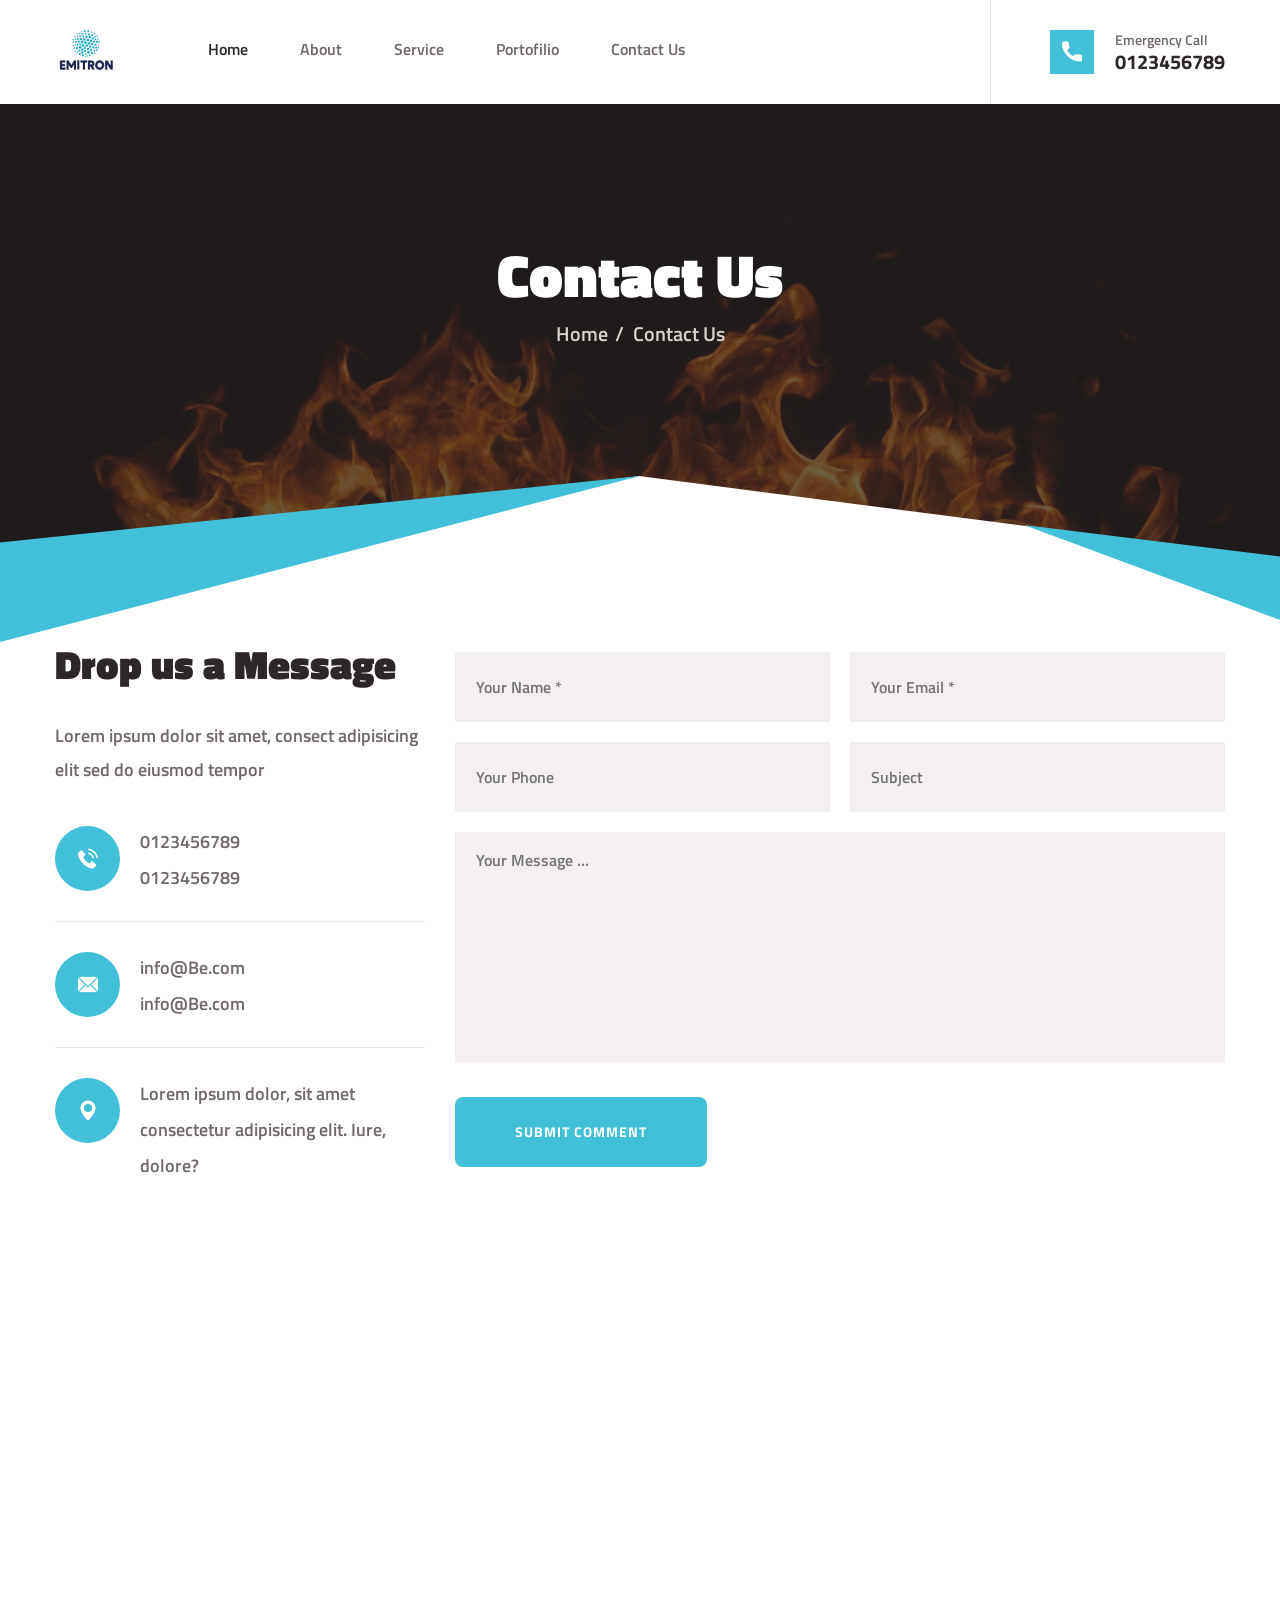
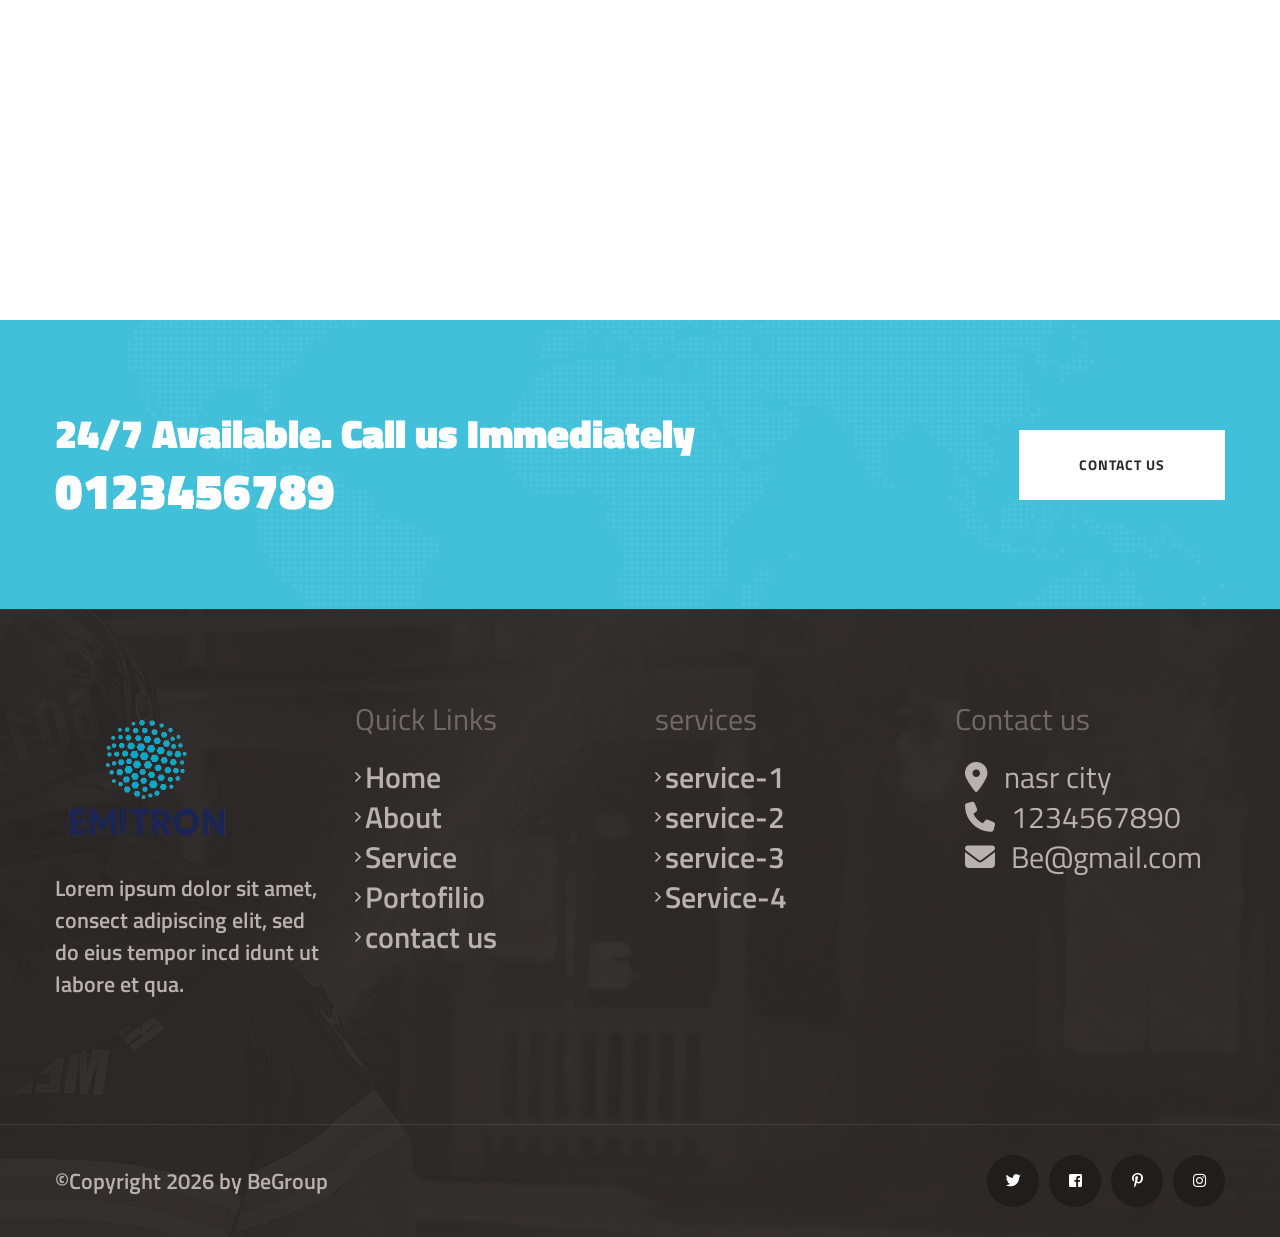
<file: emitron/contact.html>
<!DOCTYPE html>
<html lang="en">

<head>
    <meta charset="utf-8">
    <meta http-equiv="X-UA-Compatible" content="IE=edge">
    <meta name="viewport" content="width=device-width, initial-scale=1.0, maximum-scale=1.0, user-scalable=0">

    <title>emitron</title>

    <!-- Fav Icon -->
    <link rel="icon" href="assets/images/favicon.ico" type="image/x-icon">

    <!-- Google Fonts -->
    <link
        href="https://fonts.googleapis.com/css2?family=Titillium+Web:ital,wght@0,200;0,300;0,400;0,600;0,700;0,900;1,200;1,300;1,400;1,600;1,700&display=swap"
        rel="stylesheet">
    <link rel="stylesheet" href="https://cdnjs.cloudflare.com/ajax/libs/font-awesome/6.5.0/css/all.min.css">

    <!-- Stylesheets -->
    <link href="assets/css/font-awesome-all.css" rel="stylesheet">
    <link href="assets/css/flaticon.css" rel="stylesheet">
    <link href="assets/css/owl.css" rel="stylesheet">
    <link href="assets/css/bootstrap.css" rel="stylesheet">
    <link href="assets/css/jquery.fancybox.min.css" rel="stylesheet">
    <link href="assets/css/animate.css" rel="stylesheet">
    <link href="assets/css/color.css" rel="stylesheet">
    <link href="assets/css/style.css" rel="stylesheet">
    <link href="assets/css/responsive.css" rel="stylesheet">

</head>


<!-- page wrapper -->

<body>

    <div class="boxed_wrapper">


        <!-- preloader -->
        <div class="loader-wrap">
            <div class="preloader">
                <div class="preloader-close"><i class="fa-solid fa-circle-xmark"></i></div>
                <div id="handle-preloader" class="handle-preloader">
                    <div class="animation-preloader">
                        <div class="spinner"></div>
                        <div class="txt-loading">
                            <span data-text-preloader="e" class="letters-loading">
                                e
                            </span>
                            <span data-text-preloader="m" class="letters-loading">
                                m
                            </span>
                            <span data-text-preloader="i" class="letters-loading">
                                i
                            </span>
                            <span data-text-preloader="t" class="letters-loading">
                                t
                            </span>
                            <span data-text-preloader="r" class="letters-loading">
                                r
                            </span>
                            <span data-text-preloader="o" class="letters-loading">
                                o
                            </span>
                            <span data-text-preloader="n" class="letters-loading">
                                n
                            </span>

                        </div>
                    </div>
                </div>
            </div>
        </div>
        <!-- preloader end -->




        <!-- main header -->
        <header class="main-header">

            <!-- header-lower -->
            <div class="header-lower">
                <div class="auto-container">
                    <div class="outer-box clearfix">
                        <div class="logo-box pull-left">
                            <figure class="logo"><a href="index.html"><img class="logo1" src="assets/1.PNG" alt=""></a>
                            </figure>
                        </div>
                        <div class="menu-area pull-left">
                            <!--Mobile Navigation Toggler-->
                            <div class="mobile-nav-toggler">
                                <i class="icon-bar"></i>
                                <i class="icon-bar"></i>
                                <i class="icon-bar"></i>
                            </div>
                            <nav class="main-menu navbar-expand-md navbar-light">
                                <div class="collapse navbar-collapse show clearfix" id="navbarSupportedContent">
                                    <ul class="navigation clearfix">
                                        <li class="current"><a href="index.html">Home</a>

                                        </li>
                                        <li ><a href="about.html">About</a>

                                        </li>

                                        <li class=" dropdown"><a href="service.html">Service</a>
                                            <ul>
                                                <li><a href="service-details.html">Service-1</a>
                                                <li><a href="service-details.html">Service-1</a>
                                                <li><a href="service-details.html">Service-1</a>
                                                <li><a href="service-details.html">Service-1</a>
                                            </ul>
                                        </li>
                                        <li> <a href="portofilio.html">
                                                Portofilio
                                            </a></li>


                                        <li><a href="contact.html">Contact Us</a>

                                        </li>
                                    </ul>
                                </div>
                            </nav>
                        </div>

                        <div class="support-box pull-right">
                            <i class="flaticon-call"></i>
                            <p>Emergency Call</p>
                            <h4><a href="tel:0123456789">0123456789</a></h4>
                        </div>
                    </div>
                </div>
            </div>

            <!--sticky Header-->
            <div class="sticky-header">
                <div class="auto-container">
                    <div class="outer-box clearfix">
                        <div class="logo-box pull-left">
                            <figure class="logo"><a href="index.html"><img class="logo1" src="assets/1.PNG" alt=""></a>
                            </figure>
                        </div>
                        <div class="menu-area pull-left">
                            <nav class="main-menu clearfix">
                                <!--Keep This Empty / Menu will come through Javascript-->
                            </nav>
                        </div>
                        <div class="support-box pull-right">
                            <i class="flaticon-call"></i>
                            <p>Emergency Call</p>
                            <h4><a href="tel:0123456789">0123456789</a></h4>
                        </div>
                    </div>
                </div>
            </div>
        </header>
        <!-- main-header end-->

        <!-- Mobile Menu  -->
        <div class="mobile-menu">
            <div class="menu-backdrop"></div>
            <div class="close-btn"><i class="fas fa-times"></i></div>

            <nav class="menu-box">
                <div class="nav-logo"><a href="index.html"><img src="assets/1.PNG" alt="" title=""></a></div>
                <div class="menu-outer"><!--Here Menu Will Come Automatically Via Javascript / Same Menu as in Header-->
                </div>
                <div class="contact-info">
                    <h4>Contact Info</h4>
                    <ul>
                        <li>nasr city</li>
                        <li><a href="tel:+1234567890">1234567890</a></li>
                        <li><a href="mailto:Be@gmail.com">Be@gmail.com</a></li>
                    </ul>
                </div>
                <div class="social-links">
                    <ul class="clearfix">
                        <li><a href="index.html"><span class="fab fa-twitter"></span></a></li>
                        <li><a href="index.html"><span class="fab fa-facebook-square"></span></a></li>
                        <li><a href="index.html"><span class="fab fa-pinterest-p"></span></a></li>
                        <li><a href="index.html"><span class="fab fa-instagram"></span></a></li>
                        <li><a href="index.html"><span class="fab fa-youtube"></span></a></li>
                    </ul>
                </div>
            </nav>
        </div>
        <!-- End Mobile Menu -->


        <!--Page Title-->
        <section class="page-title centred"
            style="background-image: url(assets/images/background/fire-flames-on-black-background-free-photo.jpg);">
            <div class="overlay-bg"></div>
            <div class="pattern-layer"></div>
            <div class="auto-container">
                <div class="content-box">
                    <div class="title">
                        <h1>Contact Us</h1>
                    </div>
                    <ul class="bread-crumb clearfix">
                        <li><a href="index.html">Home</a></li>
                        <li>Contact Us</li>
                    </ul>
                </div>
            </div>
        </section>
        <!--End Page Title-->


        <!-- contact-section -->
        <section class="contact-section">
            <div class="auto-container">
                <div class="row clearfix">
                    <div class="col-lg-4 col-md-6 col-sm-12 info-column">
                        <div class="content_block_6">
                            <div class="info-inner">
                                <h2>Drop us a Message</h2>
                                <p>Lorem ipsum dolor sit amet, consect adipisicing elit sed do eiusmod tempor</p>
                                <ul class="info-list clearfix">
                                    <li>
                                        <i class="flaticon-telephone"></i>
                                        <p><a href="tel:0123456789">0123456789</a><br /><a
                                                href="tel:123456789">0123456789</a></p>
                                    </li>
                                    <li>
                                        <i class="flaticon-email"></i>
                                        <p><a href="mailto:info@Be.com">info@Be.com</a><br /><a
                                                href="mailto:info@company.com">info@Be.com</a></p>
                                    </li>
                                    <li>
                                        <i class="flaticon-pin"></i>
                                        <p>Lorem ipsum dolor, sit amet consectetur adipisicing elit. Iure, dolore?</p>
                                    </li>
                                </ul>
                            </div>
                        </div>
                    </div>
                    <div class="col-lg-8 col-md-6 col-sm-12 form-column">
                        <div class="form-inner">
                            <form method="post" action="sendemail.php" id="contact-form" class="default-form">
                                <div class="row clearfix">
                                    <div class="col-lg-6 col-md-6 col-sm-12 form-group">
                                        <input type="text" name="username" placeholder="Your Name *" required="">
                                    </div>
                                    <div class="col-lg-6 col-md-6 col-sm-12 form-group">
                                        <input type="email" name="email" placeholder="Your Email *" required="">
                                    </div>
                                    <div class="col-lg-6 col-md-12 col-sm-12 form-group">
                                        <input type="text" name="phone" required="" placeholder="Your Phone">
                                    </div>
                                    <div class="col-lg-6 col-md-12 col-sm-12 form-group">
                                        <input type="text" name="subject" required="" placeholder="Subject">
                                    </div>
                                    <div class="col-lg-12 col-md-12 col-sm-12 form-group">
                                        <textarea name="message" placeholder="Your Message ..."></textarea>
                                    </div>
                                    <div class="col-lg-12 col-md-12 col-sm-12 form-group message-btn">
                                        <button class="theme-btn-one" type="submit" name="submit-form">Submit
                                            comment</button>
                                    </div>
                                </div>
                            </form>
                        </div>
                    </div>
                </div>
            </div>
        </section>
        <!-- contact-section end -->


        <!-- google-map-two -->
        <section class="google-map-two">
            <div class="map-inner">
                <div class="map-container">
                    <iframe
                        src="https://www.google.com/maps/embed?pb=!1m18!1m12!1m3!1d2728.741215681255!2d31.332500074357924!3d30.079591916906686!2m3!1f0!2f0!3f0!3m2!1i1024!2i768!4f13.1!3m3!1m2!1s0x14583f56556b43cd%3A0x37e9562f660dd619!2sBe%20Group!5e1!3m2!1sen!2seg!4v1773661183615!5m2!1sen!2seg"
                        width="1920" height="600" style="border:0;" allowfullscreen="" loading="lazy"
                        referrerpolicy="no-referrer-when-downgrade"></iframe>
                </div>
            </div>
        </section>
        <!-- google-map-two end -->


        <!-- cta-section -->
        <section class="cta-section bg-color-3">
            <div class="pattern-layer" style="background-image: url(assets/images/shape/pattern-1.png);"></div>
            <div class="auto-container">
                <div class="inner-box clearfix">
                    <div class="text pull-left">
                        <h2>24/7 Available. Call us Immediately<br /><a href="tel:12356789">0123456789</a></h2>
                    </div>
                    <div class="btn-box pull-right">
                        <a href="contact.html" class="theme-btn-one">Contact us</a>
                    </div>
                </div>
            </div>
        </section>
        <!-- cta-section end -->





    <!-- main-footer -->
        <footer class="main-footer" style="background-image: url(assets/images/background/footer-bg-1.jpg);">

            <div class="footer-top">
                <div class="auto-container">
                    <div class="widget-section">
                        <div class="row clearfix">
                            <div class="col-lg-3 col-md-6 col-sm-12 footer-column">
                                <div class="footer-widget about-widget">
                                    <div class="widget-title">
                                        <img src="assets/1.PNG" alt="" style="height: 146px; width: 185px;">
                                        <!-- <h4>emitron</h4> -->
                                    </div>
                                    <div class="text">
                                        <p>Lorem ipsum dolor sit amet, consect adipiscing elit, sed do eius tempor incd
                                            idunt ut labore et qua.</p>
                                    </div>

                                </div>
                            </div>
                            <div class="col-lg-3 col-md-6 col-sm-12 footer-column footer-down">
                                <div class="footer-widget links-widget">
                                    <div class="widget-title">
                                        Quick Links
                                    </div>
                                    <div class="widget-content">
                                        <ul class="links-list clearfix">
                                            <li><a href="index.html">Home</a></li>
                                            <li><a href="index.html">About</a></li>
                                            <li><a href="index.html">Service</a></li>
                                            <li><a href="index.html">Portofilio</a></li>
                                            <li><a href="index.html">contact us</a></li>
                                        </ul>
                                    </div>
                                </div>
                            </div>
                            <div class="col-lg-3 col-md-6 col-sm-12 footer-column footer-down">
                                <div class="footer-widget links-widget">
                                    <div class="widget-title">
                                        services
                                    </div>

                                    <div class="widget-content">
                                        <ul class="links-list clearfix">
                                            <li><a href="index.html">service-1</a></li>
                                            <li><a href="index.html">service-2</a></li>
                                            <li><a href="index.html">service-3</a></li>
                                            <li><a href="index.html">Service-4</a></li>

                                        </ul>
                                    </div>

                                </div>
                            </div>
                            <div class="col-lg-3 col-md-6 col-sm-12 footer-column footer-down">
                                <div class="footer-widget link-widget">
                                    <div class="widget-title">
                                        Contact us
                                    </div>
                                    <div class="widget-content">
                                        <ul class="links-list clearfix">
                                            <li><i class="fa-solid fa-location-dot mr-3"></i><a href="#">nasr city</a>
                                            </li>
                                            <li><i class="fa-solid fa-phone mr-3"></i><a
                                                    href="tel:1234567890">1234567890</a></li>
                                            <li><i class="fa-solid fa-envelope mr-3"></i><a
                                                    href="mailto:Be@gmail.com">Be@gmail.com</a></li>
                                        </ul>
                                    </div>
                                </div>
                            </div>
                        </div>
                    </div>
                </div>
            </div>
            <div class="footer-bottom">
                <div class="auto-container clearfix">
                    <div class="copyright pull-left">
                        <p>&copy;Copyright 2026 by <a href="index.html">BeGroup</a></p>
                    </div>
                    <ul class="footer-social clearfix pull-right">
                        <li><a href="index.html"><i class="fab fa-twitter"></i></a></li>
                        <li><a href="index.html"><i class="fab fa-facebook-square"></i></a></li>
                        <li><a href="index.html"><i class="fab fa-pinterest-p"></i></a></li>
                        <li><a href="index.html"><i class="fab fa-instagram"></i></a></li>
                    </ul>
                </div>
            </div>
        </footer>
        <!-- main-footer end -->

        <!--Scroll to top-->
        <button class="scroll-top scroll-to-target" data-target="html">
            <span class="fa fa-arrow-up"></span>
        </button>
    </div>


    <!-- jequery plugins -->
    <script src="assets/js/jquery.js"></script>
    <script src="assets/js/popper.min.js"></script>
    <script src="assets/js/bootstrap.min.js"></script>
    <script src="assets/js/owl.js"></script>
    <script src="assets/js/wow.js"></script>
    <script src="assets/js/validation.js"></script>
    <script src="assets/js/jquery.fancybox.js"></script>
    <script src="assets/js/appear.js"></script>
    <script src="assets/js/jquery.countTo.js"></script>

    <!-- main-js -->
    <script src="assets/js/script.js"></script>

</body><!-- End of .page_wrapper -->

</html>
</file>
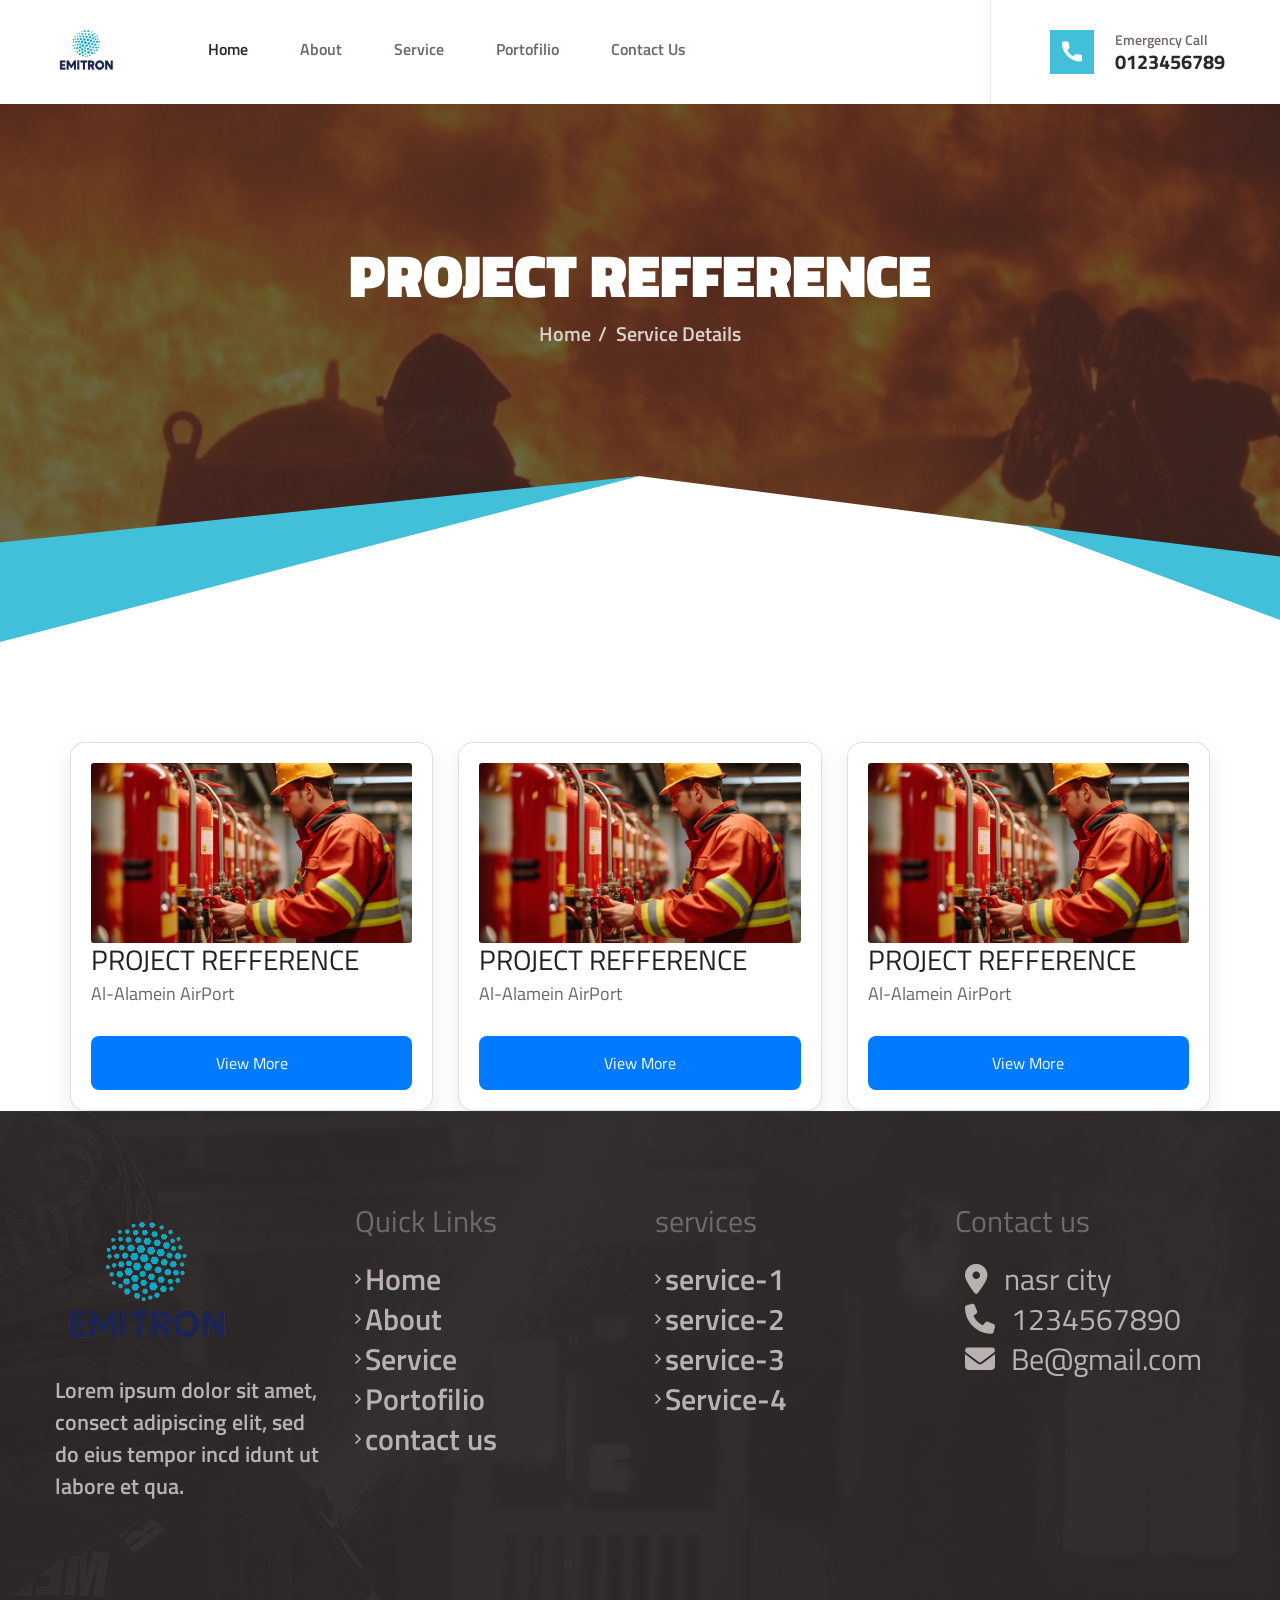
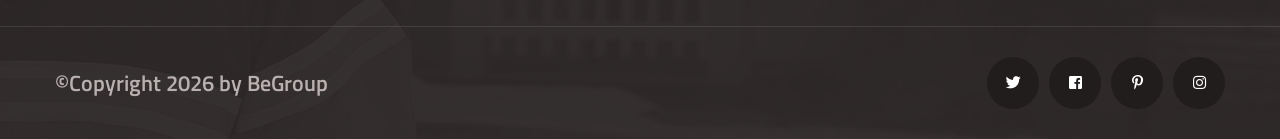
<file: emitron/service-details.html>
<!DOCTYPE html>
<html lang="en">

<head>
    <meta charset="utf-8">
    <meta http-equiv="X-UA-Compatible" content="IE=edge">
    <meta name="viewport" content="width=device-width, initial-scale=1.0, maximum-scale=1.0, user-scalable=0">

    <title>emitron</title>

    <!-- Fav Icon -->
    <link rel="icon" href="assets/images/favicon.ico" type="image/x-icon">

    <!-- Google Fonts -->
    <link
        href="https://fonts.googleapis.com/css2?family=Titillium+Web:ital,wght@0,200;0,300;0,400;0,600;0,700;0,900;1,200;1,300;1,400;1,600;1,700&display=swap"
        rel="stylesheet">
    <link rel="stylesheet" href="https://cdnjs.cloudflare.com/ajax/libs/font-awesome/6.5.0/css/all.min.css">

    <!-- Stylesheets -->
    <link href="assets/css/font-awesome-all.css" rel="stylesheet">
    <link href="assets/css/flaticon.css" rel="stylesheet">
    <link href="assets/css/owl.css" rel="stylesheet">
    <link href="assets/css/bootstrap.css" rel="stylesheet">
    <link href="assets/css/jquery.fancybox.min.css" rel="stylesheet">
    <link href="assets/css/animate.css" rel="stylesheet">
    <link href="assets/css/color.css" rel="stylesheet">
    <link href="assets/css/style.css" rel="stylesheet">
    <link href="assets/css/responsive.css" rel="stylesheet">

</head>


<!-- page wrapper -->

<body>

    <div class="boxed_wrapper">
        <!-- preloader -->
        <div class="loader-wrap">
            <div class="preloader">
                <div class="preloader-close"><i class="fa-solid fa-circle-xmark"></i></div>
                <div id="handle-preloader" class="handle-preloader">
                    <div class="animation-preloader">
                        <div class="spinner"></div>
                        <div class="txt-loading">
                            <span data-text-preloader="e" class="letters-loading">
                                e
                            </span>
                            <span data-text-preloader="m" class="letters-loading">
                                m
                            </span>
                            <span data-text-preloader="i" class="letters-loading">
                                i
                            </span>
                            <span data-text-preloader="t" class="letters-loading">
                                t
                            </span>
                            <span data-text-preloader="r" class="letters-loading">
                                r
                            </span>
                            <span data-text-preloader="o" class="letters-loading">
                                o
                            </span>
                            <span data-text-preloader="n" class="letters-loading">
                                n
                            </span>

                        </div>
                    </div>
                </div>
            </div>
        </div>
        <!-- preloader end -->

        <!-- main header -->
        <header class="main-header">

            <!-- header-lower -->
            <div class="header-lower">
                <div class="auto-container">
                    <div class="outer-box clearfix">
                        <div class="logo-box pull-left">
                            <figure class="logo"><a href="index.html"><img class="logo1" src="assets/1.PNG" alt=""></a>
                            </figure>
                        </div>
                        <div class="menu-area pull-left">
                            <!--Mobile Navigation Toggler-->
                            <div class="mobile-nav-toggler">
                                <i class="icon-bar"></i>
                                <i class="icon-bar"></i>
                                <i class="icon-bar"></i>
                            </div>
                            <nav class="main-menu navbar-expand-md navbar-light">
                                <div class="collapse navbar-collapse show clearfix" id="navbarSupportedContent">
                                    <ul class="navigation clearfix">
                                        <li class="current"><a href="index.html">Home</a>

                                        </li>
                                        <li ><a href="about.html">About</a>

                                        </li>

                                        <li class=" dropdown"><a href="service.html">Service</a>
                                            <ul>
                                                <li><a href="service-details.html">Service-1</a>
                                                <li><a href="service-details.html">Service-1</a>
                                                <li><a href="service-details.html">Service-1</a>
                                                <li><a href="service-details.html">Service-1</a>
                                            </ul>
                                        </li>
                                        <li> <a href="portofilio.html">
                                                Portofilio
                                            </a></li>


                                        <li><a href="contact.html">Contact Us</a>

                                        </li>
                                    </ul>
                                </div>
                            </nav>
                        </div>

                        <div class="support-box pull-right">
                            <i class="flaticon-call"></i>
                            <p>Emergency Call</p>
                            <h4><a href="tel:0123456789">0123456789</a></h4>
                        </div>
                    </div>
                </div>
            </div>

            <!--sticky Header-->
            <div class="sticky-header">
                <div class="auto-container">
                    <div class="outer-box clearfix">
                        <div class="logo-box pull-left">
                            <figure class="logo"><a href="index.html"><img class="logo1" src="assets/1.PNG" alt=""></a>
                            </figure>
                        </div>
                        <div class="menu-area pull-left">
                            <nav class="main-menu clearfix">
                                <!--Keep This Empty / Menu will come through Javascript-->
                            </nav>
                        </div>
                        <div class="support-box pull-right">
                            <i class="flaticon-call"></i>
                            <p>Emergency Call</p>
                            <h4><a href="tel:0123456789">0123456789</a></h4>
                        </div>
                    </div>
                </div>
            </div>
        </header>
        <!-- main-header end-->
        <!-- Mobile Menu  -->
        <div class="mobile-menu">
            <div class="menu-backdrop"></div>
            <div class="close-btn"><i class="fas fa-times"></i></div>

            <nav class="menu-box">
                <div class="nav-logo"><a href="index.html"><img src="assets/1.PNG" alt="" title=""></a></div>
                <div class="menu-outer"><!--Here Menu Will Come Automatically Via Javascript / Same Menu as in Header-->
                </div>
                <div class="contact-info">
                    <h4>Contact Info</h4>
                    <ul>
                        <li>nasr city</li>
                        <li><a href="tel:+1234567890">1234567890</a></li>
                        <li><a href="mailto:Be@gmail.com">Be@gmail.com</a></li>
                    </ul>
                </div>
                <div class="social-links">
                    <ul class="clearfix">
                        <li><a href="index.html"><span class="fab fa-twitter"></span></a></li>
                        <li><a href="index.html"><span class="fab fa-facebook-square"></span></a></li>
                        <li><a href="index.html"><span class="fab fa-pinterest-p"></span></a></li>
                        <li><a href="index.html"><span class="fab fa-instagram"></span></a></li>
                        <li><a href="index.html"><span class="fab fa-youtube"></span></a></li>
                    </ul>
                </div>
            </nav>
        </div>
        <!-- End Mobile Menu -->


        <!--Page Title-->
        <section class="page-title centred" style="background-image: url(assets/images/background/page-title.jpg);">
            <div class="overlay-bg"></div>
            <div class="pattern-layer"></div>
            <div class="auto-container">
                <div class="content-box">
                    <div class="title">
                        <h1>PROJECT REFFERENCE</h1>
                    </div>
                    <ul class="bread-crumb clearfix">
                        <li><a href="index.html">Home</a></li>
                        <li>Service Details</li>
                    </ul>
                </div>
            </div>
        </section>
        <!--End Page Title-->


        <section class="space-section">

        </section>
        <!-- service-details -->
        <!-- <section class="service-details">
            <div class="auto-container">
                <div class="row clearfix">
                    <div class="col-lg-4 col-md-12 col-sm-12 sidebar-side">
                        <div class="service-sidebar default-sidebar">
                            <div class="sidebar-widget categori-widget">
                                <div class="widget-title">
                                    <h4>Categories</h4>
                                </div>
                                <div class="widget-content">
                                    <ul class="categori-list clearfix">
                                        <li><a href="service-details.html" class="active">Fire Fighting</a></li>
                                        <li><a href="service-details-2.html">Operation Force</a></li>
                                        <li><a href="service-details-3.html">Fire Suppression</a></li>
                                        <li><a href="service-details-4.html">Ambulance Service</a></li>
                                        <li><a href="service-details-5.html">Fire Investigation</a></li>
                                        <li><a href="service-details-6.html">Community Safety</a></li>
                                    </ul>
                                </div>
                            </div>
                            <div class="sidebar-widget advise-widget">
                                <div class="inner-box centred" style="background-image: url(assets/images/resource/advice-1.jpg);">
                                    <div class="icon-box"><i class="flaticon-life-saver"></i></div>
                                    <h2>Fire Department here to Save Lives</h2>
                                </div>
                            </div>
                        </div>
                    </div>
                    <div class="col-lg-8 col-md-12 col-sm-12 content-side">
                        <div class="service-details-content">
                            <div class="inner-box">
                                <figure class="image-box"><img src="assets/images/service/service-9.jpg" alt=""></figure>
                                <div class="text">
                                    <h2>Fire Fighting</h2>
                                    <p>Lorem ipsum is simply free text used by copytyping refreshing. Neque porro est qui dolorem ipsum quia quaed inventore veritatis et quasi architecto beatae vitae dicta sunt explicabo. Aelltes port lacus quis enim var sed efficitur turpis gilla sed sit amet finibus eros. Lorem Ipsum is simply dummy text of the printing and typesetting industry. Lorem Ipsum has been the ndustry standard dummy text ever since the 1500s, when an unknown printer took a galley of type and scrambled it to make a type specimen book.</p>
                                    <p>It has survived not only five centuries. Lorem Ipsum is simply dummy text of the new design printng and type setting Ipsum take a look at our round. When an unknown printer took a galley of type and scrambled it to make a type specimen book. It has survived not only five centuries, but also the leap into electronic typesetting.</p>
                                </div>
                                <div class="two-column">
                                    <div class="row align-items-center clearfix">
                                        <div class="col-lg-6 col-md-6 col-sm-12 image-column">
                                            <figure class="image-box"><img src="assets/images/service/service-8.jpg" alt=""></figure>
                                        </div>
                                        <div class="col-lg-6 col-md-6 col-sm-12 content-column">
                                            <div class="text">
                                                <h3>Fire Safety Tips</h3>
                                                <h4>Duis aute irure dolor in reprehenderit in voluptate velit esse cillum.</h4>
                                                <ul class="list clearfix">
                                                    <li>Install smoke alarms in your home</li>
                                                    <li>Test smoke alarms every month</li>
                                                    <li>About a fire escape plan and practice</li>
                                                    <li>Think of fire before it starts</li>
                                                    <li>Read fire stop prevention Program</li>
                                                    <li>get out before the smoke gets thick</li>
                                                </ul>
                                            </div>
                                        </div>
                                    </div>
                                </div>
                            </div>
                        </div>
                    </div>
                </div>
            </div>
        </section> -->
        <div class="container">

            <div class="card">
                <img src="assets/images/background/1111.jpg" alt="" class="card-img">
                <h3>PROJECT REFFERENCE</h3>
                <p class="short">Al-Alamein AirPort</p>

                <div class="description">
                    Lorem ipsum dolor sit amet consectetur adipisicing elit. Sequi harum at sint officiis nulla minima
                    quaerat non maxime veritatis magnam aliquam aliquid eaque beatae omnis animi recusandae quidem,
                    culpa unde. Fugit, libero, dolore, at enim illum similique consectetur placeat quo impedit fuga
                    voluptatibus pariatur sint sit. Tenetur alias laboriosam quo possimus facere? Itaque excepturi nulla
                    dolorum? Dolor magnam atque, tempore accusamus laborum reiciendis temporibus maxime rerum dolore
                    itaque. Illo optio aut praesentium earum deserunt voluptatum possimus est consequatur quod, nulla
                    quae beatae sunt illum excepturi quidem minima distinctio quas enim! Autem, expedita similique?
                    Optio, exercitationem? At ratione mollitia vitae hic.
                </div>

                <button onclick="toggleCard(this)">View More</button>
            </div>

            <div class="card">
                <img src="assets/images/background/1111.jpg" alt="" class="card-img">
                <h3>PROJECT REFFERENCE</h3>
                <p class="short">Al-Alamein AirPort</p>

                <div class="description">
                    Lorem ipsum dolor sit amet consectetur adipisicing elit. Sequi harum at sint officiis nulla minima
                    quaerat non maxime veritatis magnam aliquam aliquid eaque beatae omnis animi recusandae quidem,
                    culpa unde. Fugit, libero, dolore, at enim illum similique consectetur placeat quo impedit fuga
                    voluptatibus pariatur sint sit. Tenetur alias laboriosam quo possimus facere? Itaque excepturi nulla
                    dolorum? Dolor magnam atque, tempore accusamus laborum reiciendis temporibus maxime rerum dolore
                    itaque. Illo optio aut praesentium earum deserunt voluptatum possimus est consequatur quod, nulla
                    quae beatae sunt illum excepturi quidem minima distinctio quas enim! Autem, expedita similique?
                    Optio, exercitationem? At ratione mollitia vitae hic.
                </div>

                <button onclick="toggleCard(this)">View More</button>
            </div>

            <div class="card">
                <img src="assets/images/background/1111.jpg" alt="" class="card-img">
                <h3>PROJECT REFFERENCE</h3>
                <p class="short">Al-Alamein AirPort</p>

                <div class="description">
                    Lorem ipsum dolor sit amet consectetur adipisicing elit. Sequi harum at sint officiis nulla minima
                    quaerat non maxime veritatis magnam aliquam aliquid eaque beatae omnis animi recusandae quidem,
                    culpa unde. Fugit, libero, dolore, at enim illum similique consectetur placeat quo impedit fuga
                    voluptatibus pariatur sint sit. Tenetur alias laboriosam quo possimus facere? Itaque excepturi nulla
                    dolorum? Dolor magnam atque, tempore accusamus laborum reiciendis temporibus maxime rerum dolore
                    itaque. Illo optio aut praesentium earum deserunt voluptatum possimus est consequatur quod, nulla
                    quae beatae sunt illum excepturi quidem minima distinctio quas enim! Autem, expedita similique?
                    Optio, exercitationem? At ratione mollitia vitae hic.
                </div>

                <button onclick="toggleCard(this)">View More</button>
            </div>





        </div>
        <!-- service-details end -->


        <!-- cta-section -->
        <!-- <section class="cta-section bg-color-3">
            <div class="pattern-layer" style="background-image: url(assets/images/shape/pattern-1.png);"></div>
            <div class="auto-container">
                <div class="inner-box clearfix">
                    <div class="text pull-left">
                        <h2>24/7 Available. Call us Immediately<br /><a href="tel:6668880000">666 888 0000</a></h2>
                    </div>
                    <div class="btn-box pull-right">
                        <a href="contact.html" class="theme-btn-one">Contact with us</a>
                    </div>
                </div>
            </div>
        </section> -->
        <!-- cta-section end -->


        <!-- newsletter-section -->
        <!-- <section class="newsletter-section">
            <div class="auto-container">
                <div class="row clearfix">
                    <div class="col-lg-6 col-md-12 col-sm-12 text-column">
                        <div class="text">
                            <div class="icon-box"><i class="flaticon-mail"></i></div>
                            <h4>Join our newsletter and get latest updates</h4>
                        </div>
                    </div>
                    <div class="col-lg-6 col-md-12 col-sm-12 form-column">
                        <form action="index.html" method="post" class="newsletter-form">
                            <div class="form-group">
                                <input type="email" name="email" placeholder="Email Address" required="">
                                <button type="submit"><i class="fas fa-check"></i></button>
                            </div>
                        </form>
                    </div>
                </div>
            </div>
        </section> -->
        <!-- newsletter-section end -->


   <!-- main-footer -->
        <footer class="main-footer" style="background-image: url(assets/images/background/footer-bg-1.jpg);">

            <div class="footer-top">
                <div class="auto-container">
                    <div class="widget-section">
                        <div class="row clearfix">
                            <div class="col-lg-3 col-md-6 col-sm-12 footer-column">
                                <div class="footer-widget about-widget">
                                    <div class="widget-title">
                                        <img src="assets/1.PNG" alt="" style="height: 146px; width: 185px;">
                                        <!-- <h4>emitron</h4> -->
                                    </div>
                                    <div class="text">
                                        <p>Lorem ipsum dolor sit amet, consect adipiscing elit, sed do eius tempor incd
                                            idunt ut labore et qua.</p>
                                    </div>

                                </div>
                            </div>
                            <div class="col-lg-3 col-md-6 col-sm-12 footer-column footer-down">
                                <div class="footer-widget links-widget">
                                    <div class="widget-title">
                                        Quick Links
                                    </div>
                                    <div class="widget-content">
                                        <ul class="links-list clearfix">
                                            <li><a href="index.html">Home</a></li>
                                            <li><a href="index.html">About</a></li>
                                            <li><a href="index.html">Service</a></li>
                                            <li><a href="index.html">Portofilio</a></li>
                                            <li><a href="index.html">contact us</a></li>
                                        </ul>
                                    </div>
                                </div>
                            </div>
                            <div class="col-lg-3 col-md-6 col-sm-12 footer-column footer-down">
                                <div class="footer-widget links-widget">
                                    <div class="widget-title">
                                        services
                                    </div>

                                    <div class="widget-content">
                                        <ul class="links-list clearfix">
                                            <li><a href="index.html">service-1</a></li>
                                            <li><a href="index.html">service-2</a></li>
                                            <li><a href="index.html">service-3</a></li>
                                            <li><a href="index.html">Service-4</a></li>

                                        </ul>
                                    </div>

                                </div>
                            </div>
                            <div class="col-lg-3 col-md-6 col-sm-12 footer-column footer-down">
                                <div class="footer-widget link-widget">
                                    <div class="widget-title">
                                        Contact us
                                    </div>
                                    <div class="widget-content">
                                        <ul class="links-list clearfix">
                                            <li><i class="fa-solid fa-location-dot mr-3"></i><a href="#">nasr city</a>
                                            </li>
                                            <li><i class="fa-solid fa-phone mr-3"></i><a
                                                    href="tel:1234567890">1234567890</a></li>
                                            <li><i class="fa-solid fa-envelope mr-3"></i><a
                                                    href="mailto:Be@gmail.com">Be@gmail.com</a></li>
                                        </ul>
                                    </div>
                                </div>
                            </div>
                        </div>
                    </div>
                </div>
            </div>
            <div class="footer-bottom">
                <div class="auto-container clearfix">
                    <div class="copyright pull-left">
                        <p>&copy;Copyright 2026 by <a href="index.html">BeGroup</a></p>
                    </div>
                    <ul class="footer-social clearfix pull-right">
                        <li><a href="index.html"><i class="fab fa-twitter"></i></a></li>
                        <li><a href="index.html"><i class="fab fa-facebook-square"></i></a></li>
                        <li><a href="index.html"><i class="fab fa-pinterest-p"></i></a></li>
                        <li><a href="index.html"><i class="fab fa-instagram"></i></a></li>
                    </ul>
                </div>
            </div>
        </footer>
        <!-- main-footer end -->


        <!--Scroll to top-->
        <button class="scroll-top scroll-to-target" data-target="html">
            <span class="fa fa-arrow-up"></span>
        </button>
    </div>


    <!-- jequery plugins -->
    <script src="assets/js/jquery.js"></script>
    <script src="assets/js/popper.min.js"></script>
    <script src="assets/js/bootstrap.min.js"></script>
    <script src="assets/js/owl.js"></script>
    <script src="assets/js/wow.js"></script>
    <script src="assets/js/validation.js"></script>
    <script src="assets/js/jquery.fancybox.js"></script>
    <script src="assets/js/appear.js"></script>
    <script src="assets/js/jquery.countTo.js"></script>

    <!-- main-js -->
    <script src="assets/js/script.js"></script>

</body><!-- End of .page_wrapper -->

</html>
</file>
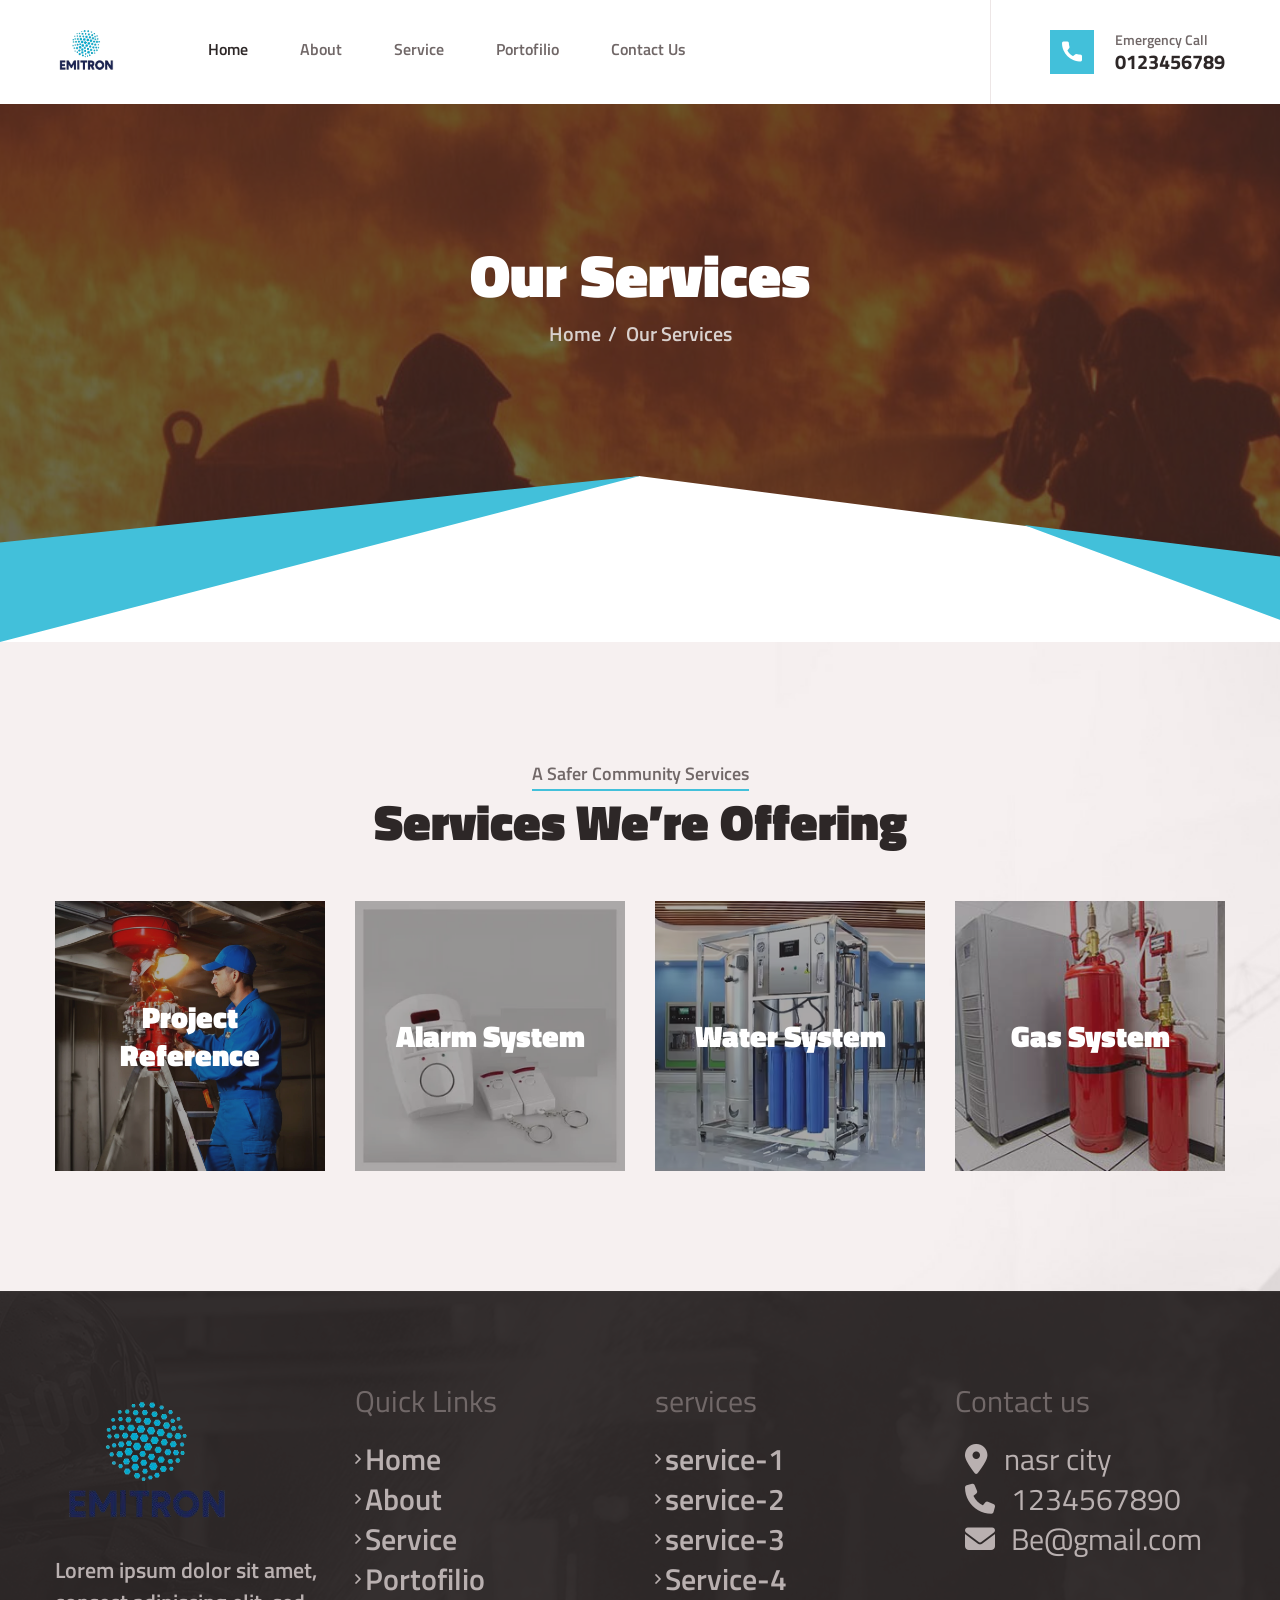
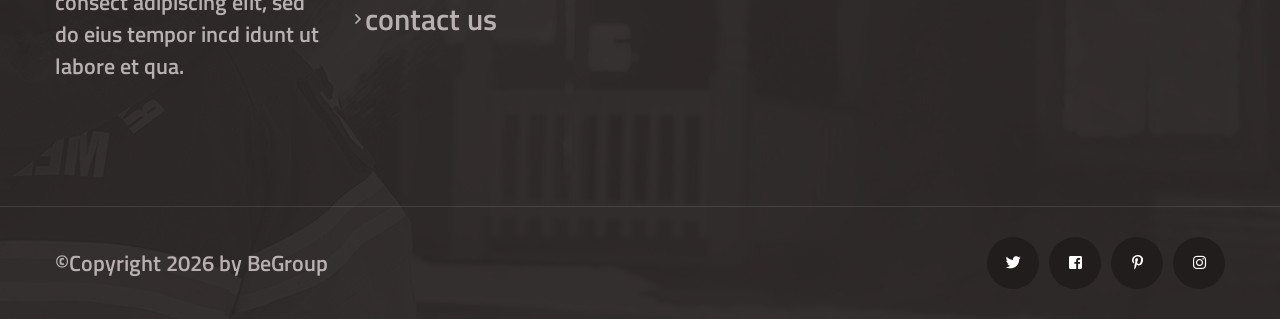
<file: emitron/service.html>
<!DOCTYPE html>
<html lang="en">

<head>
    <meta charset="utf-8">
    <meta http-equiv="X-UA-Compatible" content="IE=edge">
    <meta name="viewport" content="width=device-width, initial-scale=1.0, maximum-scale=1.0, user-scalable=0">

    <title>emitron</title>

    <!-- Fav Icon -->
    <link rel="icon" href="assets/images/favicon.ico" type="image/x-icon">

    <!-- Google Fonts -->
    <link
        href="https://fonts.googleapis.com/css2?family=Titillium+Web:ital,wght@0,200;0,300;0,400;0,600;0,700;0,900;1,200;1,300;1,400;1,600;1,700&display=swap"
        rel="stylesheet">
    <link rel="stylesheet" href="https://cdnjs.cloudflare.com/ajax/libs/font-awesome/6.5.0/css/all.min.css">

    <!-- Stylesheets -->
    <link href="assets/css/font-awesome-all.css" rel="stylesheet">
    <link href="assets/css/flaticon.css" rel="stylesheet">
    <link href="assets/css/owl.css" rel="stylesheet">
    <link href="assets/css/bootstrap.css" rel="stylesheet">
    <link href="assets/css/jquery.fancybox.min.css" rel="stylesheet">
    <link href="assets/css/animate.css" rel="stylesheet">
    <link href="assets/css/color.css" rel="stylesheet">
    <link href="assets/css/style.css" rel="stylesheet">
    <link href="assets/css/responsive.css" rel="stylesheet">

</head>


<!-- page wrapper -->

<body>

    <div class="boxed_wrapper">

        <!-- preloader -->
        <div class="loader-wrap">
            <div class="preloader">
                <div class="preloader-close"><i class="fa-solid fa-circle-xmark"></i></div>
                <div id="handle-preloader" class="handle-preloader">
                    <div class="animation-preloader">
                        <div class="spinner"></div>
                        <div class="txt-loading">
                            <span data-text-preloader="e" class="letters-loading">
                                e
                            </span>
                            <span data-text-preloader="m" class="letters-loading">
                                m
                            </span>
                            <span data-text-preloader="i" class="letters-loading">
                                i
                            </span>
                            <span data-text-preloader="t" class="letters-loading">
                                t
                            </span>
                            <span data-text-preloader="r" class="letters-loading">
                                r
                            </span>
                            <span data-text-preloader="o" class="letters-loading">
                                o
                            </span>
                            <span data-text-preloader="n" class="letters-loading">
                                n
                            </span>

                        </div>
                    </div>
                </div>
            </div>
        </div>
        <!-- preloader end -->


        <!-- main header -->
        <header class="main-header">

            <!-- header-lower -->
            <div class="header-lower">
                <div class="auto-container">
                    <div class="outer-box clearfix">
                        <div class="logo-box pull-left">
                            <figure class="logo"><a href="index.html"><img class="logo1" src="assets/1.PNG" alt=""></a>
                            </figure>
                        </div>
                        <div class="menu-area pull-left">
                            <!--Mobile Navigation Toggler-->
                            <div class="mobile-nav-toggler">
                                <i class="icon-bar"></i>
                                <i class="icon-bar"></i>
                                <i class="icon-bar"></i>
                            </div>
                            <nav class="main-menu navbar-expand-md navbar-light">
                                <div class="collapse navbar-collapse show clearfix" id="navbarSupportedContent">
                                    <ul class="navigation clearfix">
                                        <li class="current"><a href="index.html">Home</a>

                                        </li>
                                        <li ><a href="about.html">About</a>

                                        </li>

                                        <li class=" dropdown"><a href="service.html">Service</a>
                                            <ul>
                                                <li><a href="service-details.html">Service-1</a>
                                                <li><a href="service-details.html">Service-1</a>
                                                <li><a href="service-details.html">Service-1</a>
                                                <li><a href="service-details.html">Service-1</a>
                                            </ul>
                                        </li>
                                        <li> <a href="portofilio.html">
                                                Portofilio
                                            </a></li>


                                        <li><a href="contact.html">Contact Us</a>

                                        </li>
                                    </ul>
                                </div>
                            </nav>
                        </div>

                        <div class="support-box pull-right">
                            <i class="flaticon-call"></i>
                            <p>Emergency Call</p>
                            <h4><a href="tel:0123456789">0123456789</a></h4>
                        </div>
                    </div>
                </div>
            </div>

            <!--sticky Header-->
            <div class="sticky-header">
                <div class="auto-container">
                    <div class="outer-box clearfix">
                        <div class="logo-box pull-left">
                            <figure class="logo"><a href="index.html"><img class="logo1" src="assets/1.PNG" alt=""></a>
                            </figure>
                        </div>
                        <div class="menu-area pull-left">
                            <nav class="main-menu clearfix">
                                <!--Keep This Empty / Menu will come through Javascript-->
                            </nav>
                        </div>
                        <div class="support-box pull-right">
                            <i class="flaticon-call"></i>
                            <p>Emergency Call</p>
                            <h4><a href="tel:0123456789">0123456789</a></h4>
                        </div>
                    </div>
                </div>
            </div>
        </header>
        <!-- main-header end-->

        <!-- Mobile Menu  -->
        <div class="mobile-menu">
            <div class="menu-backdrop"></div>
            <div class="close-btn"><i class="fas fa-times"></i></div>

            <nav class="menu-box">
                <div class="nav-logo"><a href="index.html"><img src="assets/1.PNG" alt="" title=""></a></div>
                <div class="menu-outer"><!--Here Menu Will Come Automatically Via Javascript / Same Menu as in Header-->
                </div>
                <div class="contact-info">
                    <h4>Contact Info</h4>
                    <ul>
                        <li>nasr city</li>
                        <li><a href="tel:+1234567890">1234567890</a></li>
                        <li><a href="mailto:Be@gmail.com">Be@gmail.com</a></li>
                    </ul>
                </div>
                <div class="social-links">
                    <ul class="clearfix">
                        <li><a href="index.html"><span class="fab fa-twitter"></span></a></li>
                        <li><a href="index.html"><span class="fab fa-facebook-square"></span></a></li>
                        <li><a href="index.html"><span class="fab fa-pinterest-p"></span></a></li>
                        <li><a href="index.html"><span class="fab fa-instagram"></span></a></li>
                        <li><a href="index.html"><span class="fab fa-youtube"></span></a></li>
                    </ul>
                </div>
            </nav>
        </div>
        <!-- End Mobile Menu -->


        <!--Page Title-->
        <section class="page-title centred" style="background-image: url(assets/images/background/page-title.jpg);">
            <div class="overlay-bg"></div>
            <div class="pattern-layer"></div>
            <div class="auto-container">
                <div class="content-box">
                    <div class="title">
                        <h1>Our Services</h1>
                    </div>
                    <ul class="bread-crumb clearfix">
                        <li><a href="index.html">Home</a></li>
                        <li>Our Services</li>
                    </ul>
                </div>
            </div>
        </section>
        <!--End Page Title-->


        <!-- service-section -->
        <section class="service-section centred bg-color-1">
            <div class="bg-layer" style="background-image: url(assets/images/background/service-bg-1.jpg);"></div>
            <div class="auto-container">
                <div class="sec-title">
                    <p>A Safer Community Services</p>
                    <h2>Services We’re Offering</h2>
                </div>
                <div class="row clearfix">
                    <div class="col-lg-3 col-md-6 col-sm-12 service-block">
                        <div class="service-block-one wow fadeInUp animated animated" data-wow-delay="00ms"
                            data-wow-duration="1500ms">
                            <div class="inner-box">
                                <figure class="image-box"><img src="assets/images/background/14.webp" alt=""></figure>
                                <div class="text">
                                    <h2>Project Reference</h2>
                                </div>
                                <div class="overlay-content">
                                    <div class="inner">
                                        <h3><a href="service-details.html"></a>Project Reference</h3>
                                        <p>Lorem ipsum dolor sit. <br />Lorem ipsum dolor sit amet.</p>
                                        <div class="link"><a href="service-details.html">More</a></div>
                                    </div>
                                </div>
                            </div>
                        </div>
                    </div>
                    <div class="col-lg-3 col-md-6 col-sm-12 service-block">
                        <div class="service-block-one wow fadeInUp animated animated" data-wow-delay="300ms"
                            data-wow-duration="1500ms">
                            <div class="inner-box">
                                <figure class="image-box"><img src="assets/images/background/16.webp" alt=""></figure>
                                <div class="text">
                                    <h2>Alarm System</h2>
                                </div>
                                <div class="overlay-content">
                                    <div class="inner">
                                        <h3><a href="service-details.html">Alarm System</a></h3>
                                        <p>Lorem ipsum dolor sit. <br />Lorem ipsum dolor sit amet.</p>
                                        <div class="link"><a href="service-details.html">More</a></div>
                                    </div>
                                </div>
                            </div>
                        </div>
                    </div>
                    <div class="col-lg-3 col-md-6 col-sm-12 service-block">
                        <div class="service-block-one wow fadeInUp animated animated" data-wow-delay="600ms"
                            data-wow-duration="1500ms">
                            <div class="inner-box">
                                <figure class="image-box"><img src="assets/images/background/111.avif" alt=""></figure>
                                <div class="text">
                                    <h2>Water System</h2>
                                </div>
                                <div class="overlay-content">
                                    <div class="inner">
                                        <h3><a href="service-details.html">Water System</a></h3>
                                        <p>Lorem ipsum dolor sit. <br />Lorem ipsum dolor sit amet.</p>
                                        <div class="link"><a href="service-details.html">More</a></div>
                                    </div>
                                </div>
                            </div>
                        </div>
                    </div>
                    <div class="col-lg-3 col-md-6 col-sm-12 service-block">
                        <div class="service-block-one wow fadeInUp animated animated" data-wow-delay="600ms"
                            data-wow-duration="1500ms">
                            <div class="inner-box">
                                <figure class="image-box"><img src="assets/images/background/133.jpg" alt=""></figure>
                                <div class="text">
                                    <h2>Gas System</h2>
                                </div>
                                <div class="overlay-content">
                                    <div class="inner">
                                        <h3><a href="service-details.html">Gas System</a></h3>
                                        <p>Lorem ipsum dolor sit. <br />Lorem ipsum dolor sit amet.</p>
                                        <div class="link"><a href="service-details.html">More</a></div>
                                    </div>
                                </div>
                            </div>
                        </div>
                    </div>
                </div>
            </div>
        </section>
        <!-- service-section end -->


        <!-- cta-section -->
        <!-- <section class="cta-section bg-color-3">
            <div class="pattern-layer" style="background-image: url(assets/images/shape/pattern-1.png);"></div>
            <div class="auto-container">
                <div class="inner-box clearfix">
                    <div class="text pull-left">
                        <h2>24/7 Available. Call us Immediately<br /><a href="tel:6668880000">666 888 0000</a></h2>
                    </div>
                    <div class="btn-box pull-right">
                        <a href="contact.html" class="theme-btn-one">Contact with us</a>
                    </div>
                </div>
            </div>
        </section> -->
        <!-- cta-section end -->


        <!-- newsletter-section -->
        <!-- <section class="newsletter-section">
            <div class="auto-container">
                <div class="row clearfix">
                    <div class="col-lg-6 col-md-12 col-sm-12 text-column">
                        <div class="text">
                            <div class="icon-box"><i class="flaticon-mail"></i></div>
                            <h4>Join our newsletter and get latest updates</h4>
                        </div>
                    </div>
                    <div class="col-lg-6 col-md-12 col-sm-12 form-column">
                        <form action="index.html" method="post" class="newsletter-form">
                            <div class="form-group">
                                <input type="email" name="email" placeholder="Email Address" required="">
                                <button type="submit"><i class="fas fa-check"></i></button>
                            </div>
                        </form>
                    </div>
                </div>
            </div>
        </section> -->
        <!-- newsletter-section end -->


     <!-- main-footer -->
        <footer class="main-footer" style="background-image: url(assets/images/background/footer-bg-1.jpg);">

            <div class="footer-top">
                <div class="auto-container">
                    <div class="widget-section">
                        <div class="row clearfix">
                            <div class="col-lg-3 col-md-6 col-sm-12 footer-column">
                                <div class="footer-widget about-widget">
                                    <div class="widget-title">
                                        <img src="assets/1.PNG" alt="" style="height: 146px; width: 185px;">
                                        <!-- <h4>emitron</h4> -->
                                    </div>
                                    <div class="text">
                                        <p>Lorem ipsum dolor sit amet, consect adipiscing elit, sed do eius tempor incd
                                            idunt ut labore et qua.</p>
                                    </div>

                                </div>
                            </div>
                            <div class="col-lg-3 col-md-6 col-sm-12 footer-column footer-down">
                                <div class="footer-widget links-widget">
                                    <div class="widget-title">
                                        Quick Links
                                    </div>
                                    <div class="widget-content">
                                        <ul class="links-list clearfix">
                                            <li><a href="index.html">Home</a></li>
                                            <li><a href="index.html">About</a></li>
                                            <li><a href="index.html">Service</a></li>
                                            <li><a href="index.html">Portofilio</a></li>
                                            <li><a href="index.html">contact us</a></li>
                                        </ul>
                                    </div>
                                </div>
                            </div>
                            <div class="col-lg-3 col-md-6 col-sm-12 footer-column footer-down">
                                <div class="footer-widget links-widget">
                                    <div class="widget-title">
                                        services
                                    </div>

                                    <div class="widget-content">
                                        <ul class="links-list clearfix">
                                            <li><a href="index.html">service-1</a></li>
                                            <li><a href="index.html">service-2</a></li>
                                            <li><a href="index.html">service-3</a></li>
                                            <li><a href="index.html">Service-4</a></li>

                                        </ul>
                                    </div>

                                </div>
                            </div>
                            <div class="col-lg-3 col-md-6 col-sm-12 footer-column footer-down">
                                <div class="footer-widget link-widget">
                                    <div class="widget-title">
                                        Contact us
                                    </div>
                                    <div class="widget-content">
                                        <ul class="links-list clearfix">
                                            <li><i class="fa-solid fa-location-dot mr-3"></i><a href="#">nasr city</a>
                                            </li>
                                            <li><i class="fa-solid fa-phone mr-3"></i><a
                                                    href="tel:1234567890">1234567890</a></li>
                                            <li><i class="fa-solid fa-envelope mr-3"></i><a
                                                    href="mailto:Be@gmail.com">Be@gmail.com</a></li>
                                        </ul>
                                    </div>
                                </div>
                            </div>
                        </div>
                    </div>
                </div>
            </div>
            <div class="footer-bottom">
                <div class="auto-container clearfix">
                    <div class="copyright pull-left">
                        <p>&copy;Copyright 2026 by <a href="index.html">BeGroup</a></p>
                    </div>
                    <ul class="footer-social clearfix pull-right">
                        <li><a href="index.html"><i class="fab fa-twitter"></i></a></li>
                        <li><a href="index.html"><i class="fab fa-facebook-square"></i></a></li>
                        <li><a href="index.html"><i class="fab fa-pinterest-p"></i></a></li>
                        <li><a href="index.html"><i class="fab fa-instagram"></i></a></li>
                    </ul>
                </div>
            </div>
        </footer>
        <!-- main-footer end -->


        <!--Scroll to top-->
        <button class="scroll-top scroll-to-target" data-target="html">
            <span class="fa fa-arrow-up"></span>
        </button>
    </div>


    <!-- jequery plugins -->
    <script src="assets/js/jquery.js"></script>
    <script src="assets/js/popper.min.js"></script>
    <script src="assets/js/bootstrap.min.js"></script>
    <script src="assets/js/owl.js"></script>
    <script src="assets/js/wow.js"></script>
    <script src="assets/js/validation.js"></script>
    <script src="assets/js/jquery.fancybox.js"></script>
    <script src="assets/js/appear.js"></script>
    <script src="assets/js/jquery.countTo.js"></script>

    <!-- main-js -->
    <script src="assets/js/script.js"></script>

</body><!-- End of .page_wrapper -->

</html>
</file>
<file: assets/css/flaticon.css>
/*
  	Flaticon icon font: Flaticon
  	Creation date: 02/09/2020 15:17
  	*/

@font-face {
  font-family: "Flaticon";
  src: url("../fonts/Flaticon.eot");
  src: url("../fonts/Flaticon.eot?#iefix") format("embedded-opentype"),
       url("../fonts/Flaticon.woff2") format("woff2"),
       url("../fonts/Flaticon.woff") format("woff"),
       url("../fonts/Flaticon.ttf") format("truetype"),
       url("../fonts/Flaticon.svg#Flaticon") format("svg");
  font-weight: normal;
  font-style: normal;
}

@media screen and (-webkit-min-device-pixel-ratio:0) {
  @font-face {
    font-family: "Flaticon";
    src: url("../fonts/Flaticon.svg#Flaticon") format("svg");
  }
}

[class^="flaticon-"]:before, [class*=" flaticon-"]:before,
[class^="flaticon-"]:after, [class*=" flaticon-"]:after {   
  font-family: Flaticon;
  font-style: normal;
}

.flaticon-call:before { content: "\f100"; }
.flaticon-bonfire:before { content: "\f101"; }
.flaticon-matches:before { content: "\f102"; }
.flaticon-inspection:before { content: "\f103"; }
.flaticon-charity:before { content: "\f104"; }
.flaticon-round-table:before { content: "\f105"; }
.flaticon-right-arrow:before { content: "\f106"; }
.flaticon-mail:before { content: "\f107"; }
.flaticon-fire-alarm:before { content: "\f108"; }
.flaticon-fire-station:before { content: "\f109"; }
.flaticon-fireman:before { content: "\f10a"; }
.flaticon-fire-extinguisher:before { content: "\f10b"; }
.flaticon-fire-exit:before { content: "\f10c"; }
.flaticon-bell:before { content: "\f10d"; }
.flaticon-telephone:before { content: "\f10e"; }
.flaticon-email:before { content: "\f10f"; }
.flaticon-pin:before { content: "\f110"; }
.flaticon-life-saver:before { content: "\f111"; }
</file>
<file: assets/css/color.css>
/* template-color */

.scroll-top{
  background: #42C0DA;
}

.preloader-close{
	background: #42C0DA;
}

.mobile-menu .menu-backdrop{
  /* background: #42C0DA; */
}

.scroll-top:hover{
  background: #42C0DA;
}

.mobile-menu .contact-info ul li a:hover{
  color: #42C0DA;
}

.header-top .social-links li a:hover{
  color:#42C0DA;
}

.main-menu .navigation > li > ul > li > a:hover,
.main-menu .navigation > li > .megamenu li > a:hover{
  color: #42C0DA;
}

.main-menu .navigation > li > ul > li > ul > li > a:hover{
  color: #42C0DA;
}

.main-header .support-box i{
  background: #42C0DA;
}

.main-header .support-box h4 a:hover{
  color: #42C0DA;
}

.theme-btn-one{
	background: #42C0DA;
}

.banner-section .pattern-layer:before{
	background: #42C0DA;
}

.banner-section .pattern-layer:after{
	background: #42C0DA;
}

.image_block_1 .image-box .image-content{
	background: #42C0DA;
}

.sec-title p:before{
	background: #42C0DA;
}

.content_block_1 .content-box .support-box h4 a:hover{
	color: #42C0DA;
}

.content_block_1 .content-box .support-box i{
	background: #42C0DA;
}

.content_block_1 .content-box .inner-box .single-item i{
	color: #42C0DA;
}

.content_block_1 .content-box .list-item li:before{
	color: #42C0DA;
}

.service-block-one .inner-box .overlay-content .link a{
	background: #42C0DA;
}

.service-block-one .inner-box:before{
	background: #42C0DA;
}

.progress-box .bar-inner{
	background: #42C0DA;
}

.content_block_2 .content-box .inner-box .single-item i{
	background: #42C0DA;
}

.bg-color-3{
	background-color: #42C0DA;
}

.portofilio-block-one .inner-box .image-box:before{
	background: #42C0DA;
}

.content_block_3 .content-box .lower-box{
	background: #42C0DA;
}

.content_block_4 .counter-block .counter-block-one .icon-box{
	background: #42C0DA;
}

.video-section .inner-box a{
	background: #42C0DA;
}

.testimonial-block-one .inner-box:hover .author-thumb{
	background: #42C0DA;
}

.testimonial-block-one .inner-box .author-info .designation{
	color: #42C0DA;
}

.testimonial-block-one .inner-box:before{
	background: #42C0DA;
}

.news-block-one .image-box .image{
	background: #42C0DA;
}

.news-block-one .image-box .post-date{
	background: #42C0DA;
}

.news-block-one .content-box .post-info li a:hover{
  color: #42C0DA;
}

.news-block-one .content-box .post-info li i{
	color: #42C0DA;
}

.news-block-one .content-box h2 a:hover{
  color: #42C0DA;
}

.news-block-one .content-box .link a:hover{
	background: #42C0DA;
}

.newsletter-section .text .icon-box{
	color: #42C0DA;
}

.newsletter-section .newsletter-form .form-group input:focus{
  border-color: #42C0DA !important;
}

.newsletter-section .newsletter-form .form-group button{
	color: #42C0DA;
}

.footer-top .about-widget .support-box i{
	background: #42C0DA;
}

.footer-top .about-widget .support-box h4 a:hover{
	color: #42C0DA;
}

.footer-top .links-widget .links-list li a:hover{
  color: #42C0DA;
}

.footer-top .links-widget .links-list li a:hover:before{
	color: #42C0DA;
}

.footer-bottom .footer-social li a:hover{
  background: #42C0DA;
}

.main-header.style-two .header-lower .main-menu .navigation > li.current > a, 
.main-header.style-two .header-lower .main-menu .navigation > li:hover > a {
  color: #42C0DA;
}

.main-header.style-two .header-lower .support-box h4 a:hover{
  color: #42C0DA;
}

.history-section .upper-content .content-box .counter-block .icon-box{
	color: #42C0DA;
}

.history-section .upper-content .content-box .text .list li:before{
	background: #42C0DA;
}

.image_block_2 .image-box .image-content .support-box i{
	background: #42C0DA;
}

.image_block_2 .image-box .image-content .support-box h4 a:hover{
  color: #42C0DA;
}

.content_block_5 .content-box h3{
	color: #42C0DA;
}

.content_block_5 .content-box .inner .list-item li:before{
	color: #42C0DA;
}

.feature-block-one .inner-box:before{
	background: #42C0DA;
}

.team-block-one .inner-box .image-box:before{
	background: #42C0DA;
}

.team-block-one .inner-box .lower-content h4 a:hover{
  color: #42C0DA;
}

.team-block-one .inner-box .lower-content .social-links li a:hover{
  color: #42C0DA;
}

.team-block-one .inner-box:before{
	background: #42C0DA;
}

.google-map-section .map-inner .map-content{
	background: #42C0DA;
}

.page-title .pattern-layer:before{
	background: #42C0DA;
}

.page-title .pattern-layer:after{
	background: #42C0DA;
}

.content_block_6 .info-inner .info-list li i{
	background: #42C0DA;
}

.content_block_6 .info-inner .info-list li p a:hover{
  color: #42C0DA;
}

.contact-section .form-inner .form-group input:focus,
.contact-section .form-inner .form-group textarea:focus{
  border-color: #42C0DA !important;
}

.error-section .inner-box p a{
	color: #42C0DA;
}

.default-sidebar .widget-title h4:before{
	background: #42C0DA;
}

.service-sidebar .categori-widget .categori-list li a:before{
	background: #42C0DA;
}

.service-sidebar .advise-widget .inner-box:before{
	background: #42C0DA;
}

.service-details-content .inner-box h4{
	color: #42C0DA;
}

.service-details-content .inner-box .two-column .list li:before{
	color: #42C0DA;
}

.pagination li a:hover,
.pagination li a.active{
	background: #42C0DA;
}

.sidebar .sidebr-search{
	background: #42C0DA;
}

.sidebar .sidebar-post .post-inner .post .post-thumb{
	background: #42C0DA;
}

.sidebar .sidebar-post .post-inner .post .comment i{
	color: #42C0DA;
}

.sidebar .sidebar-post .post-inner .post h6 a:hover{
    color: #42C0DA;
}

.sidebar .categories-widget .categories-list li a span{
	color: #42C0DA;
}

.sidebar .categories-widget .categories-list li a:hover{
	background: #42C0DA;
}

.sidebar .tags-widget .tags-list li a:hover{
	background: #42C0DA;
}

.blog-details-content .post-share-option .tags li a:hover{
	background: #42C0DA;
}

.blog-details-content .post-share-option .social-links li a:hover{
  color: #42C0DA;
}

.blog-details-content .comment-box .comment .comment-info h4 span{
	color: #42C0DA;
}

.blog-details-content .comment-box .comment .reply-btn{
	background: #42C0DA;
}

.blog-details-content .comments-form-area .comment-form .form-group input:focus,
.blog-details-content .comments-form-area .comment-form .form-group textarea:focus{
	border-color: #42C0DA !important;
}
</file>
<file: assets/css/style.css>
/* Css For emitron */

/************ TABLE OF CONTENTS ***************
1. Fonts
2. Reset
3. Global
4. Main Header/style-one/style-two
5. Main Slider/style-one/style-two
6. Intro Section
7. Welcome Section
9. Cta Section
8. Research Fields
10. Testimonial Section
11. Researches Section
12. Team Section
14. Video
15. Fact Counter
16. News Section
19. Clients Section
20. Main Footer
21. Footer Bottom
22. Research Style Two
23. Innovative Solution
24. Discover Section
25. Testimonial Section
26. Chooseus Section
27. News Style Two
28. Page Title
29. Research Page Section
30. Research Details
31. Professor Page Section
32. Professor Details
33. About Section
34. Error Section
35. Blog Page Section
36. Blog Details
37. Blog Sidebar
38. Contact Section
39. Google Map


**********************************************/



/*** 

====================================================================
  Reset
====================================================================

 ***/
* {
  margin:0px;
  padding:0px;
  border:none;
  outline:none;
}


/*** 

====================================================================
  Global Settings
====================================================================

 ***/


body {
  font-size:18px;
  color:#716868;
  line-height:34px;
  font-weight:400;
  background:#ffffff;
  font-family: 'Titillium Web', sans-serif;
  background-size:cover;
  background-repeat:no-repeat;
  background-position:center top;
  -webkit-font-smoothing: antialiased;
}
.space-section{
  position: relative;
  padding: 50px 0px 50px 0px; 
}

  @media (min-width:1200px) {
  .container {
    max-width: 1170px;
    padding: 0px 15px;
  }
}

.large-container{
  max-width: 1500px;
  padding: 0px 15px;
  margin: 0 auto;
}

.container-fluid{
  padding: 0px;
}

.auto-container{
  position:static;
  max-width:1200px;
  padding:0px 15px;
  margin:0 auto;
}

.small-container{
  max-width:680px;
  margin:0 auto;
}

.boxed_wrapper{
  position: relative;
  margin: 0 auto;
  overflow: hidden !important;
  width: 100%;
  min-width: 300px;
}


a{
  text-decoration:none;
  transition:all 500ms ease;
  -moz-transition:all 500ms ease;
  -webkit-transition:all 500ms ease;
  -ms-transition:all 500ms ease;
  -o-transition:all 500ms ease;
}

a:hover{
  text-decoration:none;
  outline:none;
}

input,button,select,textarea{
  font-family: 'Titillium Web', sans-serif;
  font-weight: 400;
  font-size: 16px;
}

ul,li{
  list-style:none;
  padding:0px;
  margin:0px; 
}

input{
  transition: all 500ms ease;
}

button:focus,
input:focus,
textarea:focus{
  outline: none;
  box-shadow: none;
  transition: all 500ms ease;
}

p{
  position: relative;
  font-family: 'Titillium Web', sans-serif;
  color: #716868;
  font-weight: 400;
  margin: 0px;
  transition: all 500ms ease;
}

h1,h2,h3,h4,h5,h6{
  position:relative;
  font-family: 'Titillium Web', sans-serif;
  font-weight: 400;
  color: #2d2727;
  margin: 0px;
  transition: all 500ms ease;
}

/* Preloader */

.handle-preloader {
  align-items: center;
  -webkit-align-items: center;
  display: flex;
  display: -ms-flexbox;
  height: 100%;
  justify-content: center;
  -webkit-justify-content: center;
  position: fixed;
  left: 0;
  top: 0;
  width: 100%;
  z-index: 99999;
  background: #fff;
}

.preloader-close{
  position: fixed;
  z-index: 999999;
  font-size: 14px;
  line-height: 30px;
  color: #fff;
  padding: 5px 20px;
  cursor: pointer;
  right: 0;
  top: 0;
  font-weight: 600;
}

.handle-preloader .animation-preloader {
  position: absolute;
  z-index: 100;
}

.handle-preloader .animation-preloader .spinner{
  animation: spinner 1s infinite linear;
  border-radius: 50%;
  height: 150px;
  margin: 0 auto 45px auto;
  width: 150px;
}

.handle-preloader .animation-preloader .txt-loading {
  text-align: center;
  user-select: none;
}

.handle-preloader .animation-preloader .txt-loading .letters-loading:before{
  animation: letters-loading 4s infinite;
  content: attr(data-text-preloader);
  left: 0;
  opacity: 0;
  top:0;
  position: absolute;
}

.handle-preloader .animation-preloader .txt-loading .letters-loading{
  font-weight: 400;
  letter-spacing: 15px;
  display: inline-block;
  position: relative;
  font-size: 70px;
  line-height: 70px;
  text-transform: uppercase;
}

.handle-preloader .animation-preloader .txt-loading .letters-loading:nth-child(2):before {animation-delay: 0.2s;}
.handle-preloader .animation-preloader .txt-loading .letters-loading:nth-child(3):before {animation-delay: 0.4s;}
.handle-preloader .animation-preloader .txt-loading .letters-loading:nth-child(4):before {animation-delay: 0.6s;}
.handle-preloader .animation-preloader .txt-loading .letters-loading:nth-child(5):before {animation-delay: 0.8s;}
.handle-preloader .animation-preloader .txt-loading .letters-loading:nth-child(6):before { animation-delay: 1s;}
.handle-preloader .animation-preloader .txt-loading .letters-loading:nth-child(7):before { animation-delay: 1.2s;}
.handle-preloader .animation-preloader .txt-loading .letters-loading:nth-child(8):before { animation-delay: 1.4s;}
.handle-preloader .loader-section {
  background-color: #ffffff;
  height: 100%;
  position: fixed;
  top: 0;
  width: calc(50% + 1px);
}

.preloader .loaded .animation-preloader {
  opacity: 0;
  transition: 0.3s ease-out;
}

.handle-preloader .animation-preloader .txt-loading .letters-loading{
  color: #42C0DA;
}

.handle-preloader .animation-preloader .txt-loading .letters-loading:before{
  color: #42C0DA;
}

.handle-preloader .animation-preloader .spinner{
  border: 3px solid #42C0DA;
  border-top-color: rgba(204, 94, 40, 0.3); 
}

/* AnimaciÃ³n del preloader */
@keyframes spinner {
  to {
    transform: rotateZ(360deg);
  }
}
@keyframes letters-loading {
  0%,
  75%,
  100% {
    opacity: 0;
    transform: rotateY(-90deg);
  }

  25%,
  50% {
    opacity: 1;
    transform: rotateY(0deg);
  }
}

@media screen and (max-width: 767px) {
  .handle-preloader .animation-preloader .spinner {
    height: 8em;
    width: 8em;
  }
}
@media screen and (max-width: 500px) {
  .handle-preloader .animation-preloader .spinner {
    height: 7em;
    width: 7em;
  }
  .handle-preloader .animation-preloader .txt-loading .letters-loading {font-size: 40px; letter-spacing: 10px;}
}


.centred{
  text-align: center;
}

.pull-left{
  float: left;
}

.pull-right{
  float: right;
}


figure{
  margin: 0px;
}

img {
  display: inline-block;
  max-width: 100%;
  height: auto;
  transition-delay: .1s;
  transition-timing-function: ease-in-out;
  transition-duration: .7s;
  transition-property: all;
}

/** button **/

.theme-btn-one{
  position: relative;
  display: inline-block;
  font-size: 14px;
  line-height: 26px;
  font-weight: 700;
  color: #fff !important;
  text-align: center;
  padding: 22px 60px;
  text-transform: uppercase;
  letter-spacing: 1px;
  z-index: 1;
}

.theme-btn-one:before{
  position: absolute;
  content: '';
  width: 0%;
  height: 100%;
  background: #2d2727;
  left: 0px;
  top: 0px;
  z-index: -1;
  transition: all 500ms ease;
}

.theme-btn-one:hover:before{
  width: 100%;
}

.pagination{
  position: relative;
  display: block;
}

.pagination li{
  display: inline-block;
  margin: 0px 3px;
}

.pagination li a{
  position: relative;
  display: inline-block;
  font-size: 18px;
  font-weight: 700;
  height: 75px;
  width: 75px;
  line-height: 75px;
  background: #f5f0f0;
  text-align: center;
  color: #2d2727;
  z-index: 1;
  transition: all 500ms ease;
}

.pagination li a:hover,
.pagination li a.active{
  color: #fff;
}

.pagination li:last-child a{
  color: #fff;
  background: #2d2727;
}

.sec-pad{
  padding: 120px 0px !important;
}

.mr-0{
  margin: 0px !important;
}

.scroll-top{
  width: 55px;
  height: 55px;
  line-height: 35px;
  position: fixed;
  bottom: 105%;
  right: 30px;
  font-size: 24px;
  z-index: 99;
  color: #ffffff;
  text-align: center;
  cursor: pointer;
  transition: 1s ease;
}

.scroll-top.open {
  bottom: 50px;
}

.scroll-top span{
  color: #fff;
}

.sec-title{
  position: relative;
  display: block;
  margin-bottom: 40px;
}

.sec-title.centred{
  text-align: center !important;
}

.sec-title p{
  position: relative;
  display: inline-block;
  font-size: 18px;
  line-height: 26px;
  font-weight: 600;
  color: #716868;
  padding-bottom: 4px;
}

.sec-title p:before{
  position: absolute;
  content: '';
  width: 100%;
  height: 2px;
  left: 0px;
  bottom: 0px;
}

.sec-title h2{
  position: relative;
  display: block;
  font-size: 50px;
  line-height: 60px;
  font-weight: 900;
  margin: 0px;
}

.sec-title.light h2{
  color: #fff;
}

.sec-title.light p{
  color: rgba(255,255,255,0.6);
}



/*** 

====================================================================
                        Home-Page-One
====================================================================

***/


/** main-header **/

.main-header{
  position:relative;
  left:0px;
  top:0px;
  z-index:999;
  width:100%;
  transition:all 500ms ease;
  -moz-transition:all 500ms ease;
  -webkit-transition:all 500ms ease;
  -ms-transition:all 500ms ease;
  -o-transition:all 500ms ease;
}

.sticky-header{
  position:fixed;
  opacity:0;
  visibility:hidden;
  background: #fff;
  left:0px;
  top:0px;
  box-shadow: 0 10px 20px rgba(0, 0, 0, 0.2);
  width:100%;
  z-index:0;
  transition:all 500ms ease;
  -moz-transition:all 500ms ease;
  -webkit-transition:all 500ms ease;
  -ms-transition:all 500ms ease;
  -o-transition:all 500ms ease;
}

.fixed-header .sticky-header{
  z-index:999;
  opacity:1;
  visibility:visible;
  -ms-animation-name: fadeInDown;
  -moz-animation-name: fadeInDown;
  -op-animation-name: fadeInDown;
  -webkit-animation-name: fadeInDown;
  animation-name: fadeInDown;
  -ms-animation-duration: 500ms;
  -moz-animation-duration: 500ms;
  -op-animation-duration: 500ms;
  -webkit-animation-duration: 500ms;
  animation-duration: 500ms;
  -ms-animation-timing-function: linear;
  -moz-animation-timing-function: linear;
  -op-animation-timing-function: linear;
  -webkit-animation-timing-function: linear;
  animation-timing-function: linear;
  -ms-animation-iteration-count: 1;
  -moz-animation-iteration-count: 1;
  -op-animation-iteration-count: 1;
  -webkit-animation-iteration-count: 1;
  animation-iteration-count: 1;
}

/** header-top **/

.header-top{
  position: relative;
  width: 100%;
  border-bottom: 1px solid #ede6e6;
  padding: 7px 0px;
}

.header-top .text p{
  font-size: 16px;
  font-style: italic;
}

.header-top .social-links li{
  position: relative;
  display: inline-block;
  margin-right: 15px;
}

.header-top .social-links li:last-child{
  margin: 0px !important;
}

.header-top .social-links li a{
  position: relative;
  display: inline-block;
  font-size: 14px;
  color: #706767;
}

.header-top .social-links li a:hover{

}


/** header-lower **/

.header-lower{
  position: relative;
  background: #fff;
  width: 100%;
}

.main-header .logo-box{
  position: relative;
  padding: 24px 0px;
  margin-right: 90px;
}

.main-header .logo-box .logo{
  position: relative;
  max-width: 166px;
  width: 100%;
}

.main-header .logo-box .logo img{
  width: 100%;
}
.logo1{
  height: 50px;
}
.main-header .support-box{
  position: relative;
  padding: 30px 0px 30px 65px;
}

.main-header .support-box:before{
  position: absolute;
  content: '';
  background: #ede6e6;
  width: 1px;
  height: 100%;
  left: -60px;
  top: 0px;
}

.main-header .support-box i{
  position: absolute;
  left: 0px;
  top: 30px;
  width: 44px;
  height: 44px;
  line-height: 44px;
  text-align: center;
  font-size: 20px;
  color: #fff;
}

.main-header .support-box p{
  font-size: 14px;
  font-weight: 600;
  line-height: 20px;
}

.main-header .support-box h4{
  font-size: 20px;
  line-height: 24px;
  font-weight: 700;
}

.main-header .support-box h4 a{
  display: inline-block;
  color: #2d2727;
}

.main-header .support-box h4 a:hover{

}

.main-header .outer-box{
  position: relative;
}


/** main-menu **/

.main-menu{
  float: left;
}

.main-menu .navbar-collapse{
  padding:0px;
  display:block !important;
}

.main-menu .navigation{
  margin:0px;
}

.main-menu .navigation > li{
  position:inherit;
  float:left;
  z-index:2;
  padding: 34px 0px 40px 0px;
  margin: 0px 26px;
  -webkit-transition:all 300ms ease;
  -moz-transition:all 300ms ease;
  -ms-transition:all 300ms ease;
  -o-transition:all 300ms ease;
  transition:all 300ms ease;
}

.main-menu .navigation > li:last-child{
  margin-right:0px !important;
}

.main-menu .navigation > li:first-child{
  margin-left: 0px !important;
}

.main-menu .navigation > li > a{
  position:relative;
  display:block;
  text-align:center;
  font-size:16px;
  line-height:30px;
  font-weight:600;
  opacity:1;
  color:#706767;
  z-index:1;
  -webkit-transition:all 500ms ease;
  -moz-transition:all 500ms ease;
  -ms-transition:all 500ms ease;
  -o-transition:all 500ms ease;
  transition:all 500ms ease;
}

.main-menu .navigation > li.current > a,
.main-menu .navigation > li:hover > a{
  color: #2d2727;
}

.main-menu .navigation > li > ul,
.main-menu .navigation > li > .megamenu{
  position:absolute;
  left: inherit;
  top:100%;
  width:250px;
  z-index:100;
  display:none;
  opacity: 0;
  visibility: hidden;
  padding: 10px 0px;
  background: #2d2727;
  filter: alpha(opacity=0);
  -webkit-transition: all 0.2s ease-out;
  transition: all 0.2s ease-out;
  -moz-transition: all 0.2s ease-out;
  -ms-transition: all 0.2s ease-out;
  -webkit-box-shadow: 0px 4px 4px 1px rgba(0,0,0,0.2);
  box-shadow: 0px 4px 4px 1px rgba(0,0,0,0.2);
  -webkit-transform: rotateX(-90deg);
  transform: rotateX(-90deg);
  -webkit-transform-origin: 0 0;
  transform-origin: 0 0;
}

.main-menu .navigation > li > ul.from-right{
  left:auto;
  right:0px;  
}

.main-menu .navigation > li > ul > li{
  position:relative;
  width:100%;
  padding: 0px 30px;
  -webkit-transition: all 0.2s cubic-bezier(0.4,0.28,0.31,1.28) 0s;
  transition: all 0.2s cubic-bezier(0.4,0.28,0.31,1.28) 0s;
  opacity: 0;
  visibility: hidden;
  -webkit-transform: translateY(5px);
  transform: translateY(5px);
}

.main-menu .navigation > li:hover > ul > li{
  opacity: 1;
  visibility: visible;
  -webkit-transform: translateY(0);
  transform: translateY(0);
}

.main-menu .navigation > li > ul > li:nth-child(2n+1) {
  -webkit-transition-delay: 0.1s;
  transition-delay: 0.1s;
}

.main-menu .navigation > li > ul > li:nth-child(2n+2) {
  -webkit-transition-delay: 0.15s;
  transition-delay: 0.15s;
}

.main-menu .navigation > li > ul > li:nth-child(2n+3) {
  -webkit-transition-delay: 0.2s;
  transition-delay: 0.2s;
}

.main-menu .navigation > li > ul > li:nth-child(2n+4) {
  -webkit-transition-delay: 0.25s;
  transition-delay: 0.25s;
}

.main-menu .navigation > li > ul > li:nth-child(2n+5) {
  -webkit-transition-delay: 0.3s;
  transition-delay: 0.3s;
}

.main-menu .navigation > li > ul > li:nth-child(2n+6) {
  -webkit-transition-delay: 0.35s;
  transition-delay: 0.35s;
}

.main-menu .navigation > li > ul > li:nth-child(2n+7) {
  -webkit-transition-delay: 0.4s;
  transition-delay: 0.4s;
}

.main-menu .navigation > li > ul > li:nth-child(2n+8) {
  -webkit-transition-delay: 0.45s;
  transition-delay: 0.45s;
}

.main-menu .navigation > li > ul > li:last-child{
  border-bottom:none; 
}

.main-menu .navigation > li > ul > li > a,
.main-menu .navigation > li > .megamenu li > a{
  position:relative;
  display:block;
  padding:14px 0px;
  line-height:24px;
  font-weight:600;
  font-size:16px;
  text-transform:capitalize;
  color:#fff;
  border-bottom: 1px solid rgba(255,255,255,0.1);
  text-align: left;
  transition:all 500ms ease;
  -moz-transition:all 500ms ease;
  -webkit-transition:all 500ms ease;
  -ms-transition:all 500ms ease;
  -o-transition:all 500ms ease;
}

.main-menu .navigation > li > ul > li > a:hover,
.main-menu .navigation > li > .megamenu li > a:hover{

}

.main-menu .navigation > li > ul > li:last-child > a,
.main-menu .navigation > li > .megamenu li:last-child > a{
  border-bottom: none;
}

.main-menu .navigation > li > ul > li > a:hover{
  
}

.main-menu .navigation > li > ul > li.dropdown > a:after{
  font-family: 'Font Awesome 5 Pro';
  content: "\f105";
  position:absolute;
  right:20px;
  top:14px;
  display:block;
  line-height:24px;
  font-size:16px;
  font-weight:800;
  text-align:center;
  z-index:5;  
}

.main-menu .navigation > li > ul > li > ul{
  position:absolute;
  right:100%;
  top:0%;
  width:230px;
  z-index:100;
  display:none;
  padding: 10px 0px;
  background: #2d2727;
  filter: alpha(opacity=0);
  -webkit-transition: all 0.2s ease-out;
  transition: all 0.2s ease-out;
  -moz-transition: all 0.2s ease-out;
  -ms-transition: all 0.2s ease-out;
  -webkit-box-shadow: 0px 4px 4px 1px rgba(0,0,0,0.2);
  box-shadow: 0px 4px 4px 1px rgba(0,0,0,0.2);
  -webkit-transform: rotateX(-90deg);
  transform: rotateX(-90deg);
  -webkit-transform-origin: 0 0;
  transform-origin: 0 0;
}

.main-menu .navigation > li > ul > li > ul.from-right{
  left:auto;
  right:0px;  
}

.main-menu .navigation > li > ul > li > ul > li{
  position:relative;
  width:100%;
  padding: 0px 30px;
}

.main-menu .navigation > li > ul > li > ul > li{
  position:relative;
  width:100%;
  padding: 0px 30px;
  -webkit-transition: all 0.2s cubic-bezier(0.4,0.28,0.31,1.28) 0s;
  transition: all 0.2s cubic-bezier(0.4,0.28,0.31,1.28) 0s;
  opacity: 0;
  visibility: hidden;
  -webkit-transform: translateY(5px);
  transform: translateY(5px);
}

.main-menu .navigation > li > ul > li:hover > ul > li{
  opacity: 1;
  visibility: visible;
  -webkit-transform: translateY(0);
  transform: translateY(0);
}

.main-menu .navigation > li > ul > li > ul > li:nth-child(2n+1) {
  -webkit-transition-delay: 0.1s;
  transition-delay: 0.1s;
}

.main-menu .navigation > li > ul > li > ul > li:nth-child(2n+2) {
  -webkit-transition-delay: 0.15s;
  transition-delay: 0.15s;
}

.main-menu .navigation > li > ul > li > ul > li:nth-child(2n+3) {
  -webkit-transition-delay: 0.2s;
  transition-delay: 0.2s;
}

.main-menu .navigation > li > ul > li > ul > li:nth-child(2n+4) {
  -webkit-transition-delay: 0.25s;
  transition-delay: 0.25s;
}

.main-menu .navigation > li > ul > li > ul > li:last-child{
  border-bottom:none; 
}

.main-menu .navigation > li > ul > li > ul > li:last-child{
  border-bottom:none; 
}

.main-menu .navigation > li > ul > li > ul > li > a{
  position:relative;
  display:block;
  padding:14px 0px;
  line-height:24px;
  font-weight:600;
  font-size:16px;
  text-transform:capitalize;
  color:#fff;
  border-bottom: 1px solid rgba(255,255,255,0.1);
  text-align: left;
  transition:all 500ms ease;
  -moz-transition:all 500ms ease;
  -webkit-transition:all 500ms ease;
  -ms-transition:all 500ms ease;
  -o-transition:all 500ms ease;
}

.main-menu .navigation > li > ul > li > ul > li:last-child > a{
  border-bottom: none;
}

.main-menu .navigation > li > ul > li > ul > li > a:hover{
  
}

.main-menu .navigation > li > ul > li > ul > li.dropdown > a:after{
  font-family: 'Font Awesome 5 Pro';
  content: "\f105";
  position:absolute;
  right:20px;
  top:12px;
  display:block;
  line-height:24px;
  font-size:16px;
  font-weight:900;
  z-index:5;  
}

.main-menu .navigation > li.dropdown:hover > ul,
.main-menu .navigation > li.dropdown:hover > .megamenu{
  visibility:visible;
  opacity:1;
  filter: alpha(opacity=100);
  top: 99%;
  -webkit-transform: rotateX(0);
  transform: rotateX(0);
}

.main-menu .navigation li > ul > li.dropdown:hover > ul{
  visibility:visible;
  opacity:1;
  filter: alpha(opacity=100);
  top: 0%;
  -webkit-transform: rotateX(0);
  transform: rotateX(0); 
}

.main-menu .navigation li.dropdown .dropdown-btn{
  position:absolute;
  right:-32px;
  top:66px;
  width:34px;
  height:30px;
  text-align:center;
  font-size:18px;
  line-height:26px;
  color:#3b3b3b;
  cursor:pointer;
  display: none;
  z-index:5;
  transition: all 500ms ease;
}

.main-menu .navigation li.current.dropdown .dropdown-btn,
.main-menu .navigation li:hover .dropdown-btn{
  
}

.main-menu .navigation li.dropdown ul li.dropdown .dropdown-btn{
  display: none;
}

.menu-area .mobile-nav-toggler {
  position: relative;
  float: right;
  font-size: 40px;
  line-height: 50px;
  cursor: pointer;
  color: #3786ff;
  display: none;
}

.menu-area .mobile-nav-toggler .icon-bar{
  position: relative;
  height: 2px;
  width: 30px;
  display: block;
  margin-bottom: 5px;
  background-color: #3b3b3b;
  -webkit-transition: all 300ms ease;
  -moz-transition: all 300ms ease;
  -ms-transition: all 300ms ease;
  -o-transition: all 300ms ease;
  transition: all 300ms ease;
}

.menu-area .mobile-nav-toggler .icon-bar:last-child{
  margin-bottom: 0px;
}

.main-header .sticky-header .logo-box{
  padding: 18px 0px;
}

.main-header .sticky-header .main-menu .navigation > li{
  padding: 30px 0px !important;
}

.main-header .sticky-header .support-box {
  padding: 23px 0px 23px 65px;
}

.main-header .sticky-header .support-box i{
  top: 23px;
}


/** megamenu-style **/

.main-menu .navigation > li.dropdown > .megamenu{
  position: absolute;
  width: 100%;
  padding: 30px 50px;
  left: 0px;
}

.main-menu .navigation li.dropdown .megamenu li h4{
  font-weight: 500;
  padding: 3px 0px;
  color: #fff;
}


/** mobile-menu **/

.nav-outer .mobile-nav-toggler{
  position: relative;
  float: right;
  font-size: 40px;
  line-height: 50px;
  cursor: pointer;
  color:#3786ff;
  display: none;
}

.mobile-menu{
  position: fixed;
  right: 0;
  top: 0;
  width: 300px;
  padding-right:30px;
  max-width:100%;
  height: 100%;
  opacity: 0;
  visibility: hidden;
  z-index: 999999;
}

.mobile-menu .navbar-collapse{
  display:block !important; 
}

.mobile-menu .nav-logo{
  position:relative;
  padding:50px 25px;
  text-align:left;  
  padding-bottom: 100px;
  height:146px;
  width:185px;
}

.mobile-menu-visible{
  overflow: hidden;
}

.mobile-menu-visible .mobile-menu{
  opacity: 1;
  visibility: visible;
}

.mobile-menu .menu-backdrop{
  position: fixed;
  right: 0;
  top: 0;
  width: 100%;
  height: 100%;
  z-index: 1;
  -webkit-transform: translateX(101%);
  -ms-transform: translateX(101%);
  transform: translateX(101%);
  transition: all 900ms ease;
  -moz-transition: all 900ms ease;
  -webkit-transition: all 900ms ease;
  -ms-transition: all 900ms ease;
  -o-transition: all 900ms ease;
}

.mobile-menu-visible .mobile-menu .menu-backdrop{
  opacity: 0.70;
  visibility: visible;
  -webkit-transition:all 0.7s ease;
  -moz-transition:all 0.7s ease;
  -ms-transition:all 0.7s ease;
  -o-transition:all 0.7s ease;
  transition:all 0.7s ease;
  -webkit-transform: translateX(0%);
  -ms-transform: translateX(0%);
  transform: translateX(0%);
}

.mobile-menu .menu-box{
  position: absolute;
  left: 0px;
  top: 0px;
  width: 100%;
  height: 100%;
  max-height: 100%;
  overflow-y: auto;
  background: #202020;
  padding: 0px 0px;
  z-index: 5;
  opacity: 0;
  visibility: hidden;
  border-radius: 0px;
  -webkit-transform: translateX(101%);
  -ms-transform: translateX(101%);
  transform: translateX(101%);
}

.mobile-menu-visible .mobile-menu .menu-box{
  opacity: 1;
  visibility: visible;
  -webkit-transition:all 0.7s ease;
  -moz-transition:all 0.7s ease;
  -ms-transition:all 0.7s ease;
  -o-transition:all 0.7s ease;
  transition:all 0.7s ease;
  -webkit-transform: translateX(0%);
  -ms-transform: translateX(0%);
  transform: translateX(0%);
}

.mobile-menu .close-btn{
  position: absolute;
  right: 25px;
  top: 10px;
  line-height: 30px;
  width: 24px;
  text-align: center;
  font-size: 16px;
  color: #ffffff;
  cursor: pointer;
  z-index: 10;
  -webkit-transition:all 0.9s ease;
  -moz-transition:all 0.9s ease;
  -ms-transition:all 0.9s ease;
  -o-transition:all 0.9s ease;
  transition:all 0.9s ease;
}

.mobile-menu-visible .mobile-menu .close-btn{
  -webkit-transform:rotate(360deg);
  -ms-transform:rotate(360deg);
  transform:rotate(360deg);
}

.mobile-menu .close-btn:hover{
  -webkit-transform:rotate(90deg);
  -ms-transform:rotate(90deg);
  transform:rotate(90deg);
}

.mobile-menu .navigation{
  position: relative;
  display: block;
  width: 100%;
  float: none;
}

.mobile-menu .navigation li{
  position: relative;
  display: block;
  border-top: 1px solid rgba(255,255,255,0.10);
}

.mobile-menu .navigation:last-child{
  border-bottom: 1px solid rgba(255,255,255,0.10);
}

.mobile-menu .navigation li > ul > li:first-child{
  border-top: 1px solid rgba(255,255,255,0.10);
}

.mobile-menu .navigation li > a{
  position: relative;
  display: block;
  line-height: 24px;
  padding: 10px 25px;
  font-size: 15px;
  font-weight: 500;
  color: #ffffff;
  text-transform: uppercase;
  -webkit-transition: all 500ms ease;
  -moz-transition: all 500ms ease;
  -ms-transition: all 500ms ease;
  -o-transition: all 500ms ease;
  transition: all 500ms ease; 
}

.mobile-menu .navigation li ul li > a{
  font-size: 16px;
  margin-left: 20px;
  text-transform: capitalize;
}

.mobile-menu .navigation li > a:before{
  content:'';
  position:absolute;
  left:0;
  top:0;
  height:0;
  border-left:5px solid #fff;
  -webkit-transition: all 500ms ease;
  -moz-transition: all 500ms ease;
  -ms-transition: all 500ms ease;
  -o-transition: all 500ms ease;
  transition: all 500ms ease; 
}

.mobile-menu .navigation li.current > a:before{
  height:100%;
}

.mobile-menu .navigation li.dropdown .dropdown-btn{
  position:absolute;
  right:6px;
  top:6px;
  width:32px;
  height:32px;
  text-align:center;
  font-size:16px;
  line-height:32px;
  color:#ffffff;
  background:rgba(255,255,255,0.10);
  cursor:pointer;
  border-radius:2px;
  -webkit-transition: all 500ms ease;
  -moz-transition: all 500ms ease;
  -ms-transition: all 500ms ease;
  -o-transition: all 500ms ease;
  transition: all 500ms ease; 
  z-index:5;
}

.mobile-menu .navigation li.dropdown .dropdown-btn.open{
  background:#fff; 
  color: #3b3b3b;
  -webkit-transform:rotate(90deg);
  -ms-transform:rotate(90deg);
  transform:rotate(90deg);  
}

.mobile-menu .navigation li > ul,
.mobile-menu .navigation li > ul > li > ul,
.mobile-menu .navigation > li.dropdown > .megamenu{
  display: none;
}

.mobile-menu .social-links{
  position:relative;
  padding:0px 25px;
}

.mobile-menu .social-links li{
  position:relative;
  display:inline-block;
  margin:0px 10px 10px;
}

.mobile-menu .social-links li a{
  position:relative;
  line-height:32px;
  font-size:16px;
  color:#ffffff;
  -webkit-transition: all 500ms ease;
  -moz-transition: all 500ms ease;
  -ms-transition: all 500ms ease;
  -o-transition: all 500ms ease;
  transition: all 500ms ease; 
}

.mobile-menu .social-links li a:hover{
  
}

div#mCSB_1_container{
  top: 0px !important;
}

.mobile-menu .contact-info {
  position: relative;
  padding: 120px 30px 20px 30px;
}

.mobile-menu .contact-info h4 {
  position: relative;
  font-size: 20px;
  color: #ffffff;
  font-weight: 700;
  margin-bottom: 20px;
}

.mobile-menu .contact-info ul li {
  position: relative;
  display: block;
  font-size: 15px;
  color: rgba(255,255,255,0.80);
  margin-bottom: 3px;
}

.mobile-menu .contact-info ul li a{
  color: rgba(255,255,255,0.80);
}

.mobile-menu .contact-info ul li a:hover{
  
}

.mobile-menu .contact-info ul li:last-child{
  margin-bottom: 0px;
}


/** banner-section **/

.banner-section{
  position: relative;
  overflow: hidden;
}

.banner-section.style-one:before{
  position: absolute;
  content: '';
  background: #fff;
  width: 50%;
  height: 166px;
  left: 0px;
  bottom: 0px;
  z-index: 2;
  clip-path: polygon(0% 50%, 100% 0%, 100% 100%, 0% 100%, 0% 0%);
}

.banner-section.style-one:after{
  position: absolute;
  content: '';
  background: #fff;
  width: calc(50% + 1px);
  height: 166px;
  right: 0px;
  bottom: 0px;
  z-index: 2;
  clip-path: polygon(0% 0%, 200% 100%, 100% 100%, 0% 100%, 0% 0%);
}

.banner-section .pattern-layer{
  position: absolute;
  left: 0px;
  bottom: 0px;
  width: 100%;
  height: 166px;
  z-index: 3;
}

.banner-section .pattern-layer:before{
  position: absolute;
  content: '';
  width: 50%;
  height: 166px;
  left: 0px;
  bottom: 0px;
  z-index: 2;
  clip-path: polygon(0% 40%, 100% 0%, 100% 0%, 0% 100%, 0% 0%);
}

.banner-section .pattern-layer:after{
  position: absolute;
  content: '';
  width: 20%;
  height: 166px;
  right: 0px;
  bottom: -49px;
  z-index: 2;
  clip-path: polygon(0% 0%, 100% 19%, 100% 100%, 175% 100%, 0% 0%);
  transform: rotate(0deg);
}

.banner-carousel{
  position: relative;
}

.banner-carousel .slide-item{
  position: relative;
  background-repeat: no-repeat;
  background-position: center;
  background-size: cover;
  padding: 165px 0px 300px 0px;
}

.banner-carousel .slide-item:before{
  position: absolute;
  content: '';
  width: 100%;
  height: 100%;
  background: #2d2727;
  top: 0px;
  right: 0px;
  z-index: 1;
  opacity: 0.5;
}

.banner-carousel .slide-item .image-layer{
  position:absolute;
  left:0;
  top:0;
  width:100%;
  height:100%;
  background-repeat: no-repeat;
  background-position: center;
  background-size: cover;
  -webkit-transform:scale(1);
  -ms-transform:scale(1);
  transform:scale(1);
  -webkit-transition: all 6000ms linear;
  -moz-transition: all 6000ms linear;
  -ms-transition: all 6000ms linear;
  -o-transition: all 6000ms linear;
  transition: all 6000ms linear;
}

.banner-carousel .active .slide-item .image-layer{
  -webkit-transform:scale(1.15);
  -ms-transform:scale(1.15);
  transform:scale(1.15);
}

.banner-carousel .content-box{
  position: relative;
  display: block;
  max-width: 620px;
  z-index:5;
}

.banner-carousel .content-box h1{
  position: relative;
  display: block;
  color: #fff;
  font-size: 90px;
  line-height: 95px;
  font-weight: 900;
  margin-bottom: 38px;
  opacity: 0;
  -webkit-transform: translateY(100px);
  -moz-transform: translateY(100px);
  -ms-transform: translateY(100px);
  -o-transform: translateY(100px);
  transform: translateY(100px);
  -webkit-transition: all 1000ms ease;
  -moz-transition: all 1000ms ease;
  -ms-transition: all 1000ms ease;
  -o-transition: all 1000ms ease;
  transition: all 1000ms ease;
}

.banner-carousel .active .content-box h1{
  opacity: 1;
  -webkit-transform: translateY(0);
  -moz-transform: translateY(0);
  -ms-transform: translateY(0);
  -o-transform: translateY(0);
  transform: translateY(0);
  -webkit-transition-delay: 700ms;
  -moz-transition-delay: 700ms;
  -ms-transition-delay: 700ms;
  -o-transition-delay: 700ms;
  transition-delay: 700ms;
}

.banner-carousel .content-box p{
  position: relative;
  display: inline-block;
  color: rgba(255,255,255,0.8);
  font-size: 20px;
  line-height: 32px;
  font-weight: 600;
  margin-bottom: 42px;
  opacity: 0;
  -webkit-transform: translateY(100px);
  -moz-transform: translateY(100px);
  -ms-transform: translateY(100px);
  -o-transform: translateY(100px);
  transform: translateY(100px);
  -webkit-transition: all 1000ms ease;
  -moz-transition: all 1000ms ease;
  -ms-transition: all 1000ms ease;
  -o-transition: all 1000ms ease;
  transition: all 1000ms ease;
}

.banner-carousel .active .content-box p{
  opacity: 1;
  -webkit-transform: translateY(0);
  -moz-transform: translateY(0);
  -ms-transform: translateY(0);
  -o-transform: translateY(0);
  transform: translateY(0);
  -webkit-transition-delay: 1000ms;
  -moz-transition-delay: 1000ms;
  -ms-transition-delay: 1000ms;
  -o-transition-delay: 1000ms;
  transition-delay: 1000ms;
}

.banner-carousel .content-box .btn-box{
  position: relative;
  opacity: 0;
  -webkit-transform: translateY(100px);
  -moz-transform: translateY(100px);
  -ms-transform: translateY(100px);
  -o-transform: translateY(100px);
  transform: translateY(100px);
  -webkit-transition: all 1000ms ease;
  -moz-transition: all 1000ms ease;
  -ms-transition: all 1000ms ease;
  -o-transition: all 1000ms ease;
  transition: all 1000ms ease;
}

.banner-carousel .active .content-box .btn-box{
  opacity: 1;
  -webkit-transform: translateY(0);
  -moz-transform: translateY(0);
  -ms-transform: translateY(0);
  -o-transform: translateY(0);
  transform: translateY(0);
  -webkit-transition-delay: 1300ms;
  -moz-transition-delay: 1300ms;
  -ms-transition-delay: 1300ms;
  -o-transition-delay: 1300ms;
  transition-delay: 1300ms;
}

.owl-dots-none .owl-dots,
.owl-nav-none .owl-nav{
  display: none !important;
}

.banner-section.style-one .owl-dots{
  position: absolute;
  top: 50%;
  right: 100px;
  transform: translateY(-50%);
}

.banner-section.style-one .owl-theme .owl-dots .owl-dot{
  display: block;
}

.banner-section .owl-theme .owl-dots .owl-dot span{
  position: relative;
  display: block;
  background: transparent;
  width: 20px;
  height: 20px;
  border: 4px solid rgba(255,255,255,0.2);
  margin: 10px 0px;
  cursor: pointer;
  transition: all 500ms ease;
}

.banner-section .owl-theme .owl-dots .owl-dot.active span,
.banner-section .owl-theme .owl-dots .owl-dot span:hover{
  border-color: #fff;
}


/** about-section **/

.about-section{
  position: relative;
  padding: 10px 0px 120px 0px;
}

.image_block_1 .image-box{
  position: relative;
  display: block;
  padding-right: 60px;
  margin-right: 10px;
  padding-bottom: 60px;
  margin-top: 10px;
}

.image_block_1 .image-box:before{
  position: absolute;
  content: '';
  background: #f5f0f0;
  width: calc(100% + 60px);
  height: calc(100% - 60px);
  top: 60px;
  right: 0px;
}

.image_block_1 .image-box .image{
  position: relative;
  display: block;
  overflow: hidden;
}

.image_block_1 .image-box .image img{
  width: 100%;
}

.image_block_1 .image-box .image:before{
  position: absolute;
  top: 0;
  left: -80%;
  display: block;
  content: '';
  width: 50%;
  height: 100%;
  background: -o-linear-gradient(left, rgba(255, 255, 255, 0) 0%, rgba(255, 255, 255, .3) 100%);
  background: -webkit-gradient(linear, left top, right top, from(rgba(255, 255, 255, 0)), to(rgba(255, 255, 255, .3)));
  background: linear-gradient(to right, rgba(255, 255, 255, 0) 0%, rgba(255, 255, 255, .3) 100%);
  -webkit-transform: skewX(-25deg);
  -ms-transform: skewX(-25deg);
  transform: skewX(-25deg);
}

.image_block_1 .image-box:hover .image:before{
  -webkit-animation: shine 1s;
  animation: shine 1s;
}

@-webkit-keyframes shine {
  100% {
    left: 125%;
  }
}

@keyframes shine {
  100% {
    left: 125%;
  }
}

.image_block_1 .image-box .image-content{
  position: absolute;
  left: -60px;
  bottom: 0px;
  max-width: 200px;
  width: 100%;
  padding: 34px 50px 37px 50px;
  text-align: center;
}

.image_block_1 .image-box .image-content h2{
  font-size: 50px;
  line-height: 50px;
  color: #fff;
  font-weight: 900;
  margin-bottom: 14px;
}

.image_block_1 .image-box .image-content h5{
  font-size: 18px;
  line-height: 27px;
  color: #fff;
  font-weight: 700;
}

.content_block_1 .content-box .support-box{
  position: relative;
  display: inline-block;
  padding: 20px 65px 20px 85px;
  background: #f5f0f0;
}

.content_block_1 .content-box .support-box i{
  position: absolute;
  left: 20px;
  top: 20px;
  width: 44px;
  height: 44px;
  line-height: 44px;
  text-align: center;
  font-size: 20px;
  color: #fff;
}

.content_block_1 .content-box .support-box p{
  font-size: 14px;
  font-weight: 600;
  line-height: 20px;
}

.content_block_1 .content-box .support-box h4{
  font-size: 20px;
  line-height: 24px;
  font-weight: 700;
}

.content_block_1 .content-box .support-box h4 a{
  display: inline-block;
  color: #2d2727;
}

.content_block_1 .content-box .support-box h4 a:hover{

}

.content_block_1 .content-box{
  position: relative;
  margin-left: 70px;
}

.content_block_1 .content-box .text{
  margin-bottom: 41px;
}

.content_block_1 .content-box .inner-box{
  position: relative;
  margin-bottom: 44px;
}

.content_block_1 .content-box .inner-box .single-item{
  position: relative;
  float: left;
  width: 50%;
  padding-left: 75px;
}

.content_block_1 .content-box .inner-box .single-item i{
  position: absolute;
  left: 0px;
  top: 6px;
  font-size: 60px;
  line-height: 50px;
}

.content_block_1 .content-box .inner-box .single-item h4{
  font-size: 20px;
  line-height: 30px;
  font-weight: 700;
}

.content_block_1 .content-box .list-item{
  position: relative;
  margin-bottom: 42px;
}

.content_block_1 .content-box .list-item li{
  position: relative;
  display: block;
  font-size: 18px;
  line-height: 28px;
  font-weight: 600;
  padding-left: 30px;
  margin-bottom: 12px;
}

.content_block_1 .content-box .list-item li:last-child{
  margin-bottom: 0px;
}

.content_block_1 .content-box .list-item li:before{
  position: absolute;
  content: "\f058";
  font-family: 'Font Awesome 5 Pro';
  font-size: 16px;
  left: 0px;
  top: 0px;
  font-weight: 700
}

.bg-color-1{
  background-color: #f5f0f0;
}


/** service-section **/

.service-section{
  position: relative;
  padding: 115px 0px 120px 0px;
}

.service-section .bg-layer{
  position: absolute;
  left: 0px;
  top: 0px;
  right: 0px;
  width: 100%;
  height: 100%;
  background-size: cover;
  background-repeat: no-repeat;
}

.service-section .sec-title{
  margin-bottom: 50px;
}

.service-block-one .inner-box{
  position: relative;
  display: block;
  overflow: hidden;
}

.service-block-one .inner-box:before{
  position: absolute;
  content: '';
  left: 0px;
  bottom: 0px;
  width: 100%;
  height: 0px;
  z-index: 2;
  clip-path: polygon(0% 100%, 100% 0%, 100% 100%, 0% 100%, 0% 0%);
  transition: all 500ms ease;
  -webkit-transition-delay: 300ms;
  -moz-transition-delay: 300ms;
  -ms-transition-delay: 300ms;
  -o-transition-delay: 300ms;
  transition-delay: 300ms;
}

.service-block-one .inner-box:hover:before{
  height: 20px;
}

.service-block-one .inner-box .image-box{
  position: relative;
  display: block;
  overflow: hidden;
}

.service-block-one .inner-box .image-box img{
  width: 100%;
  transition: all 500ms ease;
}

.service-block-one .inner-box:hover .image-box img{
  transform: scale(1.1);
}

.service-block-one .inner-box .image-box:before{
  position: absolute;
  content: '';
  background: #2d2727;
  width: 100%;
  height: 100%;
  left: 0px;
  top: 0px;
  opacity: 0.4;
  z-index: 1;
  transition: all 500ms ease;
}

.service-block-one .inner-box:hover .image-box:before{
  opacity: 0.9;
}

.service-block-one .inner-box .text{
  position: absolute;
  display: flex;
  left: 0px;
  top: 0px;
  width: 100%;
  height: 100%;
  text-align: center;
  align-items: center;
  justify-content: center;
  z-index: 2;
  padding: 30px 30px;
  opacity: 1;
  transition: all 500ms ease;
}

.service-block-one .inner-box:hover .text{
  opacity: 0;
}

.service-block-one .inner-box .text h2{
  position: relative;
  display: block;
  font-size: 30px;
  line-height: 38px;
  color: #fff;
  font-weight: 900;
}

.service-block-one .inner-box .overlay-content{
  position: absolute;
  left: 0px;
  top: 15px;
  display: flex;
  width: 100%;
  height: 100%;
  align-items: center;
  justify-content: center;
  z-index: 2;
  padding: 30px 30px;
  opacity: 0;
  transition: all 500ms ease;
}

.service-block-one .inner-box:hover .overlay-content{
  opacity: 1;
  top: 0px;
}

.service-block-one .inner-box .overlay-content h3{
  position: relative;
  display: block;
  font-size: 26px;
  line-height: 36px;
  color: #fff;
  font-weight: 900;
  margin-bottom: 12px;
}

.service-block-one .inner-box .overlay-content h3 a{
  display: inline-block;
  color: #fff;
}

.service-block-one .inner-box .overlay-content p{
  font-size: 16px;
  line-height: 30px;
  font-weight: 600;
  color: rgba(255,255,255,0.7);
  margin-bottom: 22px;
}

.service-block-one .inner-box .overlay-content .link a{
  position: relative;
  display: inline-block;
  font-size: 12px;
  line-height: 24px;
  color: #fff;
  font-weight: 700;
  text-transform: uppercase;
  padding: 8px 28px;
  text-align: center;
  letter-spacing: 1px;
}

.bg-color-2{
  background-color: #2d2727;
}


/** skrills-section **/

.skrills-section{
  position: relative;
  padding: 110px 0px;
}

.skrills-section .image-layer{
  position: absolute;
  left: 0px;
  bottom: 0px;
}

.skrills-section .bg-layer{
  position: absolute;
  top: 0px;
  right: 0px;
  width: 45%;
  height: 100%;
  background-size: cover;
  background-repeat: no-repeat;
}

.progress-box{
  margin-bottom: 25px;
  position: relative;
}

.progress-box:last-child{
  margin-bottom: 0px;
}

.progress-box .bar{
  position:relative;
  width:100%;
  height:8px;
  background: rgba(255,255,255,0.1);
  border-radius:0px;
  margin-bottom:12px;
}

.progress-box .bar-inner{
  position:relative;
  display:block;
  width:0px;
  height:8px;
  -webkit-transition:all 1500ms ease;
  -ms-transition:all 1500ms ease;
  -o-transition:all 1500ms ease;
  -moz-transition:all 1500ms ease;
  transition:all 1500ms ease; 
}

.progress-box .count-text{
  position:absolute;
  top: -40px;
  right: 0px;
  font-size:16px;
  color: rgba(255,255,255,0.7);
  font-weight: 700;
  opacity:0;
  -webkit-transition:all 500ms ease;
  -ms-transition:all 500ms ease;
  -o-transition:all 500ms ease;
  -moz-transition:all 500ms ease;
  transition:all 500ms ease;  
}

.progress-box .bar-inner.counted .count-text{
  opacity:1;  
}

.progress-box h5{
  position: relative;
  display: block;
  font-size: 18px;
  line-height: 26px;
  color: #fff;
  font-weight: 600;
  margin-bottom: 10px;
}

.content_block_2 .content-box .text{
  position: relative;
  margin-bottom: 48px;
}

.content_block_2 .content-box .text p{
  color: rgba(255,255,255,0.6);
}

.content_block_2 .content-box .inner-box .single-item{
  position: relative;
  float: left;
  width: 50%;
  padding: 9px 0px 10px 60px;
  min-height: 47px;
}

.content_block_2 .content-box .inner-box .single-item i{
  position: absolute;
  left: 0px;
  top: 0px;
  width: 47px;
  height: 47px;
  line-height: 47px;
  text-align: center;
  border-radius: 50%;
  font-size: 16px;
  color: #fff;
}

.content_block_2 .content-box .inner-box .single-item h5{
  font-size: 18px;
  line-height: 28px;
  color: #fff;
  font-weight: 700;
}

.content_block_2 .content-box .inner-box{
  position: relative;
  margin-bottom: 55px;
}


/** cta-section **/

.cta-section{
  position: relative;
  padding: 86px 0px;
}

.cta-section .btn-box .theme-btn-one{
  background: #fff;
  color: #2d2727 !important;
}

.cta-section .btn-box .theme-btn-one:hover{
  color: #fff !important;
}

.cta-section .text h2{
  position: relative;
  display: block;
  font-size: 40px;
  line-height: 56px;
  color: #fff;
  font-weight: 900;
}

.cta-section .text h2 a{
  display: inline-block;
  font-size: 50px;
  color: #fff;
}

.cta-section .text h2 a:hover{
  text-decoration: underline;
}

.cta-section .btn-box {
  position: relative;
  margin-top: 24px;
}

.cta-section .pattern-layer{
  position: absolute;
  left: 0px;
  top: 0px;
  right: 0px;
  width: 100%;
  height: 100%;
  background-repeat: no-repeat;
  background-position: center;
}

.pt-6{
  padding-top: 6px;
}


/** portofilio-section **/

.portofilio-section{
  position: relative;
}

.portofilio-block-one .inner-box{
  position: relative;
  display: block;
  overflow: hidden;
}

.portofilio-block-one .inner-box .image-box{
  position: relative;
  display: block;
  overflow: hidden;
}

.portofilio-block-one .inner-box .image-box:before{
  position: absolute;
  content: '';
  width: 100%;
  left: 0px;
  top: 0px;
  height: 0%;
  opacity: 0.9;
  z-index: 1;
  clip-path: polygon(0% 0%, 100% 0%, 100% 95%, 0% 100%, 0% 0%);
  transition: all 500ms ease;
}

.portofilio-block-one .inner-box:hover .image-box:before{
  height: 100%;
}

.portofilio-block-one .inner-box .image-box img{
  width: 100%;
  transition: all 500ms ease;
}

.portofilio-block-one .inner-box:hover .image-box img{
  transform: scale(1.1);
}

.portofilio-block-one .inner-box .image-box .view-btn{
  position: absolute;
  left: 50%;
  top: 50%;
  transform: translate(-50%,-50%) scale(0,0);
  font-size: 60px;
  line-height: 50px;
  color: #fff;
  font-weight: 200;
  z-index: 1;
  transition: all 500ms ease;
  -webkit-transition-delay: 500ms;
  -moz-transition-delay: 500ms;
  -ms-transition-delay: 500ms;
  -o-transition-delay: 500ms;
  transition-delay: 500ms;
}

.portofilio-block-one .inner-box:hover .image-box .view-btn{
  transform: translate(-50%,-50%) scale(1,1);
}
.portofilio-section .image-box img
{
  height:440px;
}

/** funfact-section **/

.funfact-section{
  position: relative;
  padding: 50px 0px 50px 0px; 
}

.content_block_3 .content-box{
  position: relative;
  display: block;
}

.funfact-section .content_block_3 .content-box{
  margin-right: -22px;
}

.content_block_3 .content-box .text{
  margin-bottom: 53px;
}

.content_block_3 .content-box .image-box{
  position: relative;
  display: block;
  overflow: hidden;
}

.content_block_3 .content-box .image-box img{
  width: 100%;
}

.content_block_3 .content-box .lower-box{
  position: relative;
  display: block;
  padding: 18px 20px 22px 30px;
}

.content_block_3 .content-box .lower-box h4{
  font-size: 20px;
  line-height: 30px;
  color: #fff;
  font-weight: 700;
}

.content_block_3 .content-box .lower-box a{
  position: absolute;
  top: 15px;
  right: 20px;
  background: #fff;
  font-size: 12px;
  line-height: 24px;
  color: #2d2727;
  font-weight: 700;
  text-transform: uppercase;
  letter-spacing: 1px;
  padding: 8px 30px;
  text-align: center;
  z-index: 1;
}

.content_block_4 .counter-block{
  position: relative;
  display: block;
  background: #f5f0f0;
  padding: 80px 0px 10px 80px;
}

.funfact-section .content_block_4 .counter-block{
  margin-left: 70px;
  margin-top: 10px;
}

.content_block_4 .counter-block .counter-block-one{
  position: relative;
  padding: 3px 0px 61px 140px;
  border-bottom: 1px solid #fff;
  margin-bottom: 50px;
  min-height: 161px;
}

.content_block_4 .counter-block .counter-block-one:last-child{
  border-bottom: none;
  margin-bottom: 20px;
}

.content_block_4 .counter-block .counter-block-one .icon-box{
  position: absolute;
  left: 0px;
  top: 0px;
  width: 110px;
  height: 110px;
  line-height: 110px;
  text-align: center;
  border-radius: 50%;
  font-size: 60px;
  color: #fff;
}

.content_block_4 .counter-block .counter-block-one .count-outer{
  position: relative;
  font-size: 50px;
  line-height: 60px;
  color: #2d2727;
  font-weight: 900;
  margin-bottom: 2px;
}

.content_block_4 .counter-block .counter-block-one p{
  font-weight: 600;
}


/** video-section **/

.video-section{
  position: relative;
  width: 100%;
  padding: 120px 0px 110px 0px;
  background-size: cover;
  background-repeat: no-repeat;
  background-position: center;
}

.video-section:before{
  position: absolute;
  content: '';
  background: #2d2727;
  width: 100%;
  height: 100%;
  left: 0px;
  top: 0px;
  opacity: 0.6;
}

.video-section .inner-box a{
  position: relative;
  display: inline-block;
  width: 108px;
  height: 108px;
  line-height: 108px;
  font-size: 30px;
  color: #fff;
  text-align: center;
  border-radius: 50%;
  margin-bottom: 39px;
}

.video-section .inner-box a:after, 
.video-section .inner-box a:before {
  width: 108px;
  height: 108px;
  border-radius: 50%;
  background: transparent;
  position: absolute;
  top: 50%;
  left: 50%;
  -webkit-transform: translate(-50%, -50%);
  transform: translate(-50%, -50%);
  -webkit-animation-delay: .9s;
  animation-delay: .9s;
  content: "";
  position: absolute;
  -webkit-box-shadow: 0 0 0 0 rgba(255, 255, 255, 0.2);
  box-shadow: 0 0 0 0 rgba(255, 255, 255, 0.2);
  -webkit-animation: ripple 3s infinite;
  animation: ripple 3s infinite;
  -webkit-transition: all .4s ease;
  transition: all .4s ease;
}

.video-section .inner-box a:after {
  -webkit-animation-delay: .6s;
  animation-delay: .6s;
}

@-webkit-keyframes ripple {
  70% {
    -webkit-box-shadow: 0 0 0 40px rgba(255, 255, 255, 0);
            box-shadow: 0 0 0 40px rgba(255, 255, 255, 0);
  }
  100% {
    -webkit-box-shadow: 0 0 0 0 rgba(255, 255, 255, 0);
            box-shadow: 0 0 0 0 rgba(255, 255, 255, 0);
  }
}
@keyframes ripple {
  70% {
    -webkit-box-shadow: 0 0 0 40px rgba(255, 255, 255, 0);
            box-shadow: 0 0 0 40px rgba(255, 255, 255, 0);
  }
  100% {
    -webkit-box-shadow: 0 0 0 0 rgba(255, 255, 255, 0);
            box-shadow: 0 0 0 0 rgba(255, 255, 255, 0);
  }
}

.video-section .inner-box h2{
  font-size: 60px;
  line-height: 72px;
  color: #fff;
  font-weight: 900;
}


/** testimonial-section **/

.testimonial-section{
  position: relative;
  padding-top: 110px;
}

.testimonial-section .pattern-layer{
  position: absolute;
  left: 0px;
  bottom: 0px;
  width: 100%;
  height: 290px;
  background-size: cover;
  background-repeat: repeat-x;
  animation: slide 60s linear infinite;
  -webkit-animation: slide 60s linear infinite;
}

.testimonial-section .sec-title{
  margin-bottom: 95px;
}

.testimonial-section .owl-stage-outer{
  overflow: visible;
}

.testimonial-section .owl-stage-outer .owl-item{
  opacity: 0;
  transition: all 500ms ease;
}

.testimonial-section .owl-stage-outer .owl-item.active{
  opacity: 1;
}

.testimonial-block-one .inner-box{
  position: relative;
  display: block;
  border: 1px solid #ede6e6;
  background: #fff;
  padding: 0px 60px 55px 60px;
}

.testimonial-block-one .inner-box:before{
  position: absolute;
  content: '';
  width: 100%;
  height: 0px;
  left: 0px;
  bottom: 0px;
  clip-path: polygon(0% 100%, 100% 0%, 100% 100%, 0% 100%, 0% 0%);
  transition: all 500ms ease;
}

.testimonial-block-one .inner-box:hover:before{
  height: 20px;
}

.testimonial-block-one .inner-box .author-thumb{
  position: relative;
  display: inline-block;
  width: 108px;
  height: 108px;
  background: transparent;
  border-radius: 50%;
  padding: 8px;
  overflow: hidden;
  margin-top: -55px;
  margin-bottom: 10px;
  transition: all 500ms ease;
}

.testimonial-block-one .inner-box:hover .author-thumb{

}

.testimonial-block-one .inner-box .author-thumb img{
  width: 100%;
  border-radius: 50%;
}

.testimonial-block-one .inner-box .text{
  position: relative;
  margin-bottom: 21px;
}

.testimonial-block-one .inner-box .text p{
  font-style: italic;
  line-height: 36px;
}

.testimonial-block-one .inner-box .author-info h4{
  font-size: 20px;
  line-height: 28px;
  font-weight: 700;
  margin-bottom: 0px;
}

.testimonial-block-one .inner-box .author-info .designation{
  position: relative;
  display: block;
  font-size: 16px;
  line-height: 22px;
  font-weight: 600;
}


/** clients-section **/

.clients-section{
  position: relative;
  padding: 120px 0px;
}

.clients-section .clients-logo-box{
  position: relative;
  display: block;
}

.clients-section .clients-logo-box img{
  display: block;
  max-width: 100%;
  height:185px;
  width:146px;
  width: auto;
  margin: 0 auto;
  opacity: 0.2;
  transition: all 500ms ease;
}

.clients-section .clients-logo-box img:hover{
  opacity: 1;
}


/** news-section **/

.news-section{
  position: relative;
  padding: 110px 0px 120px 0px;
}

.news-section .sec-title{
  margin-bottom: 50px;
}

.news-block-one{
  position: relative;
  display: block;
  background: #f5f0f0;
  padding: 40px 0px;
}

.news-block-one .image-box{
  position: relative;
  display: block;
  overflow: hidden;
}

.news-block-one .image-box .image{
  position: relative;
  display: block;
  overflow: hidden;
}

.news-block-one .image-box .image img{
  width: 100%;
  transition: all 500ms ease;
}

.news-block-one:hover .image-box .image img{
  opacity: 0.2;
  transform: scale(1.1);
}

.news-block-one .image-box .post-date{
  position: absolute;
  left: 0px;
  top: 0px;
  padding: 14px 15px 15px 15px;
  text-align: center;
  max-width: 67px;
  width: 100%;
  z-index: 1;
}

.news-block-one .image-box .post-date h4{
  position: relative;
  display: block;
  font-size: 20px;
  line-height: 20px;
  color: #fff;
  font-weight: 700;
}

.news-block-one .image-box .post-date p{
  position: relative;
  display: block;
  font-size: 14px;
  line-height: 16px;
  color: #fff;
  font-weight: 700;
  text-transform: uppercase;
}

.news-block-one .content-box{
  position: relative;
  padding-right: 40px;
  margin-top: -11px;
}

.news-block-one .content-box .post-info li{
  position: relative;
  display: inline-block;
  font-size: 14px;
  line-height: 20px;
  font-weight: 600;
  margin-right: 20px;
}

.news-block-one .content-box .post-info li:last-child{
  margin: 0px !important;
}

.news-block-one .content-box .post-info li a{
  display: inline-block;
  color: #706767;
}

.news-block-one .content-box .post-info li a:hover{

}

.news-block-one .content-box .post-info li i{
  position: relative;
  margin-right: 5px;
}

.news-block-one .content-box .post-info{
  position: relative;
  margin-bottom: 11px;
}

.news-block-one .content-box h2{
  position: relative;
  display: block;
  font-size: 30px;
  line-height: 36px;
  font-weight: 700;
  margin-bottom: 35px;
}

.news-block-one .content-box h2 a{
  display: inline-block;
  color: #2d2727;
}

.news-block-one .content-box h2 a:hover{

}

.news-block-one .content-box p{
  font-size: 16px;
  line-height: 32px;
  font-weight: 600;
  margin-bottom: 40px;
}

.news-block-one .content-box .link a{
  position: relative;
  display: inline-block;
  width: 48px;
  height: 48px;
  line-height: 48px;
  background: #fff;
  border-radius: 50%;
  text-align: center;
  font-size: 24px;
  color: #2d2727;
}

.news-block-one .content-box .link a:hover{
  color: #fff;
}


/** newsletter-section **/

.newsletter-section{
  position: relative;
  padding: 30px 0px;
  background: #221d1d;
}

.newsletter-section .text{
  position: relative;
  padding-left: 75px;
}

.newsletter-section .text .icon-box{
  position: absolute;
  left: 0px;
  top: 12px;
  font-size: 45px;
  line-height: 40px;
}

.newsletter-section .text h4{
  font-size: 20px;
  line-height: 70px;
  color: #fff;
  font-weight: 600;
}

.newsletter-section .newsletter-form{
  position: relative;
  display: block;
  margin-left: 120px;
}

.newsletter-section .newsletter-form .form-group{
  position: relative;
  margin: 0px;
}

.newsletter-section .newsletter-form .form-group input[type='email']{
  position: relative;
  width: 100%;
  height: 70px;
  background: #2d2727;
  border: 1px solid #2d2727;
  padding: 10px 70px 10px 20px;
  font-size: 16px;
  color: #b9b0b0;
  font-weight: 600;
  transition: all 500ms ease;
}

.newsletter-section .newsletter-form .form-group input::-webkit-input-placeholder{
  color: #b9b0b0;
}

.newsletter-section .newsletter-form .form-group input:focus{

}

.newsletter-section .newsletter-form .form-group button{
  position: absolute;
  top: 18px;
  right: 35px;
  background: transparent;
  font-size: 14px;
  font-weight: 700;
  cursor: pointer;
  transition: all 500ms ease;
}


/** main-footer **/

.main-footer{
  position: relative;
  width: 100%;
  background-size: cover;
  background-repeat: no-repeat;
  background-position: center;
}

.main-footer:before{
  position: absolute;
  content: '';
  background: #2d2727;
  width: 100%;
  height: 100%;
  left: 0px;
  top: 0px;
  opacity: 0.95;
}

.main-footer .footer-logo{
  position: absolute;
  left: 50%;
  top: -40px;
  transform: translateX(-50%);
  z-index: 1;
}

.footer-top{
  position: relative;
  padding: 93px 0px 100px 0px;
  border-bottom: 1px solid rgba(255,255,255,0.1);
}

.footer-top .widget-title{
  position: relative;
  display: block;
  margin-bottom: 24px;
}

.footer-top .widget-title h4{
  font-size: 20px;
  line-height: 28px;
  color: #fff;
  font-weight: 700;
}

.footer-top .about-widget .text{
  margin-bottom: 24px;
}

.footer-top .about-widget .text p{
  font-size: 22px;
  line-height: 32px;
  color: #b9b0b0;
  font-weight: 600;
}

.footer-top .about-widget .support-box{
  position: relative;
  display: inline-block;
  padding: 20px 65px 20px 80px;
  background: #221d1d;
}

.footer-top .about-widget .support-box i{
  position: absolute;
  left: 20px;
  top: 20px;
  width: 44px;
  height: 44px;
  line-height: 44px;
  text-align: center;
  font-size: 20px;
  color: #fff;
}

.footer-top .about-widget .support-box p{
  font-size: 14px;
  font-weight: 600;
  line-height: 20px;
  color: #b9b0b0;
}

.footer-top .about-widget .support-box h4{
  font-size: 20px;
  line-height: 24px;
  font-weight: 700;
  color: #fff;
}

.footer-top .about-widget .support-box h4 a{
  display: inline-block;
  color: #fff;
}

.footer-top .about-widget .support-box h4 a:hover{

}

.footer-top .links-widget .links-list li,.footer-top .link-widget .links-list li{
  position: relative;
  display: block;
  margin-bottom: 6px;
}

.footer-top .links-widget .links-list li:last-child,.footer-top .link-widget .links-list li:last-child{
  margin-bottom: 0px;
}

.footer-top .links-widget .links-list li a,.footer-top .link-widget .links-list li i{
  position: relative;
  display: inline-block;
  font-size: 30px;
  line-height: 26px;
  font-weight: 600;
  color: #b9b0b0;
  padding-left: 10px;
}

.footer-top .links-widget .links-list li a:hover{

}

.footer-top .links-widget .links-list li a:before{
  position: absolute;
  content: "\f105";
  font-family: 'Font Awesome 5 Pro';
  font-size: 16px;
  font-weight: 400;
  color: #b9b0b0;
  left: 0px;
  top: 0px;
  transition: all 500ms ease;
}

.footer-top .link-widget .links-list li a:before{
  position: absolute;
  content: " ";
  font-family: 'Font Awesome 5 Pro';
  font-size: 16px;
  font-weight: 400;
  color: #b9b0b0;
  left: 0px;
  top: 0px;
  transition: all 500ms ease;
}
.footer-top .links-widget .links-list li a:hover:before{

}

.footer-top .map-widget .map-inner{
  position: relative;
  background: #221d1d;
  padding: 10px;
}

.footer-top .map-widget #contact-google-map{
  position: relative;
  width: 100%;
  height: 173px;
}

.footer-bottom{
  position: relative;
  padding: 30px 0px;
}

.footer-bottom .copyright p{
  font-size: 22px;
  line-height: 52px;
  color: #b9b0b0;
  font-weight: 600;
}

.footer-bottom .copyright p a{
  color: #b9b0b0;
}

.footer-bottom .copyright p a:hover{
  color: #fff;
}

.footer-bottom .footer-social li{
  position: relative;
  display: inline-block;
  float: left;
  margin-right: 10px;
}

.footer-bottom .footer-social li:last-child{
  margin: 0px !important;
}

.footer-bottom .footer-social li a{
  position: relative;
  display: inline-block;
  font-size: 15px;
  color: #fff;
  background: #221d1d;
  width: 52px;
  height: 52px;
  line-height: 52px;
  text-align: center;
  border-radius: 50%;
}




/*** 

====================================================================
                        Home-Page-Two
====================================================================

***/

/** header-style-two **/

.main-header.style-two{
  position: absolute;
  left: 0px;
  top: 0px;
  width: 100%;
  background: transparent;
}

.main-header.style-two .header-lower{
  background: transparent;
  border-bottom: 1px solid rgba(255,255,255,0.1);
  background: rgba(34,29,29,0.5);
}

.main-header.style-two .header-lower .main-menu .navigation > li > a{
  color: #fff;
}

.main-header.style-two .header-lower .support-box h4 a,
.main-header.style-two .header-lower .support-box p{
  color: #fff;
}

.main-header.style-two .header-lower .support-box:before{
  background: rgba(255,255,255,0.1);
}

.main-header.style-two .header-lower .main-menu .navigation > li.current > a, 
.main-header.style-two .header-lower .main-menu .navigation > li:hover > a {
  
}

.main-header.style-two .header-lower .support-box h4 a:hover{

}


/** banner-style-two **/

.banner-section.style-two .banner-carousel .content-box{
  max-width: 100%;
}

.banner-section.style-two .banner-carousel .slide-item{
  padding: 350px 0px 255px 0px;
}

.banner-section.style-two .banner-carousel .content-box h1{
  font-size: 110px;
  margin-bottom: 45px;
}

.banner-section.style-two .owl-dots{
  position: absolute;
  left: 50%;
  transform: translateX(-50%);
  bottom: 50px;
}

.banner-section.style-two .owl-theme .owl-dots .owl-dot span{
  margin: 0px 5px;
}


/** history-section **/

.history-section{
  position: relative;
  padding-top: 110px;
  width: 100%;
  background-size: cover;
  background-repeat: no-repeat;
  background-position: center;
  background-attachment: fixed;
}

.history-section .lower-content{
  position: relative;
  margin-bottom: -120px;
  z-index: 1;
}

.history-section .upper-content .sec-title{
  margin-right: 10px;
}

.history-section .upper-content .content-box{
  position: relative;
  padding-left: 275px;
}

.history-section .upper-content .content-box .counter-block{
  position: absolute;
  left: 0px;
  top: 6px;
  background: #fff;
  text-align: center;
  max-width: 230px;
  width: 100%;
  padding: 50px 15px 39px 15px;
}

.history-section .upper-content .content-box .counter-block .icon-box{
  position: relative;
  display: inline-block;
  font-size: 65px;
  line-height: 50px;
  margin-bottom: 12px;
}

.history-section .upper-content .content-box .counter-block .count-outer{
  position: relative;
  display: block;
  font-size: 40px;
  line-height: 45px;
  color: #2d2727;
  font-weight: 900;
  margin-bottom: 0px;
}

.history-section .upper-content .content-box .counter-block p{
  font-size: 18px;
  font-weight: 600;
  line-height: 32px;
}

.history-section .upper-content .content-box .text p{
  font-weight: 600;
  margin-bottom: 29px;
}

.history-section .upper-content .content-box .text .list li{
  position: relative;
  display: block;
  font-size: 18px;
  line-height: 34px;
  font-weight: 600;
  padding-left: 25px;
}

.history-section .upper-content .content-box .text .list li:before{
  position: absolute;
  content: '';
  width: 7px;
  height: 7px;
  left: 0px;
  top: 14px;
  border-radius: 50%;
}

.history-section .upper-content{
  position: relative;
  margin-bottom: 85px;
}

.pt-240{
  padding-top: 240px !important;
}

.history-section:before{
  position: absolute;
  content: '';
  background: #f5f0f0;
  width: 100%;
  height: 100%;
  left: 0px;
  top: 0px;
  opacity: 0.9;
}

.history-section .pattern-layer{
  position: absolute;
  left: 0px;
  top: 0px;
  width: 616px;
  height: 441px;
  background-repeat: no-repeat;
}


/** about-style-two **/

.about-style-two{
  position: relative;
  padding: 120px 0px;
  background: #fff;
}

.image_block_2 .image-box{
  position: relative;
  margin-right: 70px;
}

.image_block_2 .image-box .image{
  position: relative;
  display: block;
  overflow: hidden;
}

.image_block_2 .image-box .image:before{
  position: absolute;
  top: 0;
  left: -80%;
  display: block;
  content: '';
  width: 50%;
  height: 100%;
  background: -o-linear-gradient(left, rgba(255, 255, 255, 0) 0%, rgba(255, 255, 255, .3) 100%);
  background: -webkit-gradient(linear, left top, right top, from(rgba(255, 255, 255, 0)), to(rgba(255, 255, 255, .3)));
  background: linear-gradient(to right, rgba(255, 255, 255, 0) 0%, rgba(255, 255, 255, .3) 100%);
  -webkit-transform: skewX(-25deg);
  -ms-transform: skewX(-25deg);
  transform: skewX(-25deg);
}

.image_block_2 .image-box:hover .image:before{
  -webkit-animation: shine 1s;
  animation: shine 1s;
}

.image_block_2 .image-box .image img{
  width: 100%;
}

.image_block_2 .image-box .image-content{
  position: absolute;
  left: 50px;
  bottom: 70px;
  background: #fff;
  max-width: 270px;
  width: 100%;
  padding: 20px 20px;
}

.image_block_2 .image-box .image-content:before{
  position: absolute;
  content: '';
  background: #fff;
  width: 35px;
  height: 20px;
  left: 0px;
  bottom: -20px;
  clip-path: polygon(0% 0%, 100% 0%, 0% 100%, 0% 100%, 0% 0%);
}

.image_block_2 .image-box .image-content .support-box{
  position: relative;
  padding-left: 65px;
}

.image_block_2 .image-box .image-content .support-box i{
  position: absolute;
  left: 0px;
  top: 0px;
  width: 44px;
  height: 44px;
  line-height: 44px;
  text-align: center;
  font-size: 20px;
  color: #fff;
}

.image_block_2 .image-box .image-content .support-box p{
  font-size: 14px;
  font-weight: 600;
  line-height: 20px;
}

.image_block_2 .image-box .image-content .support-box h4{
  font-size: 20px;
  line-height: 24px;
  font-weight: 700;
}

.image_block_2 .image-box .image-content .support-box h4 a{
  display: inline-block;
  color: #2d2727;
}

.image_block_2 .image-box .image-content .support-box h4 a:hover{

}

.content_block_5 .content-box .single-progress-box .piechart{
  position: relative;
}

.content_block_5 .content-box .single-progress-box{
  position: relative;
  padding: 20px 0px 0px 140px;
  min-height: 120px;
  margin-bottom: 20px;
}

.content_block_5 .content-box .single-progress-box:last-child{
  margin-bottom: 0px;
}

.content_block_5 .content-box .single-progress-box .box{
  position: absolute;
  left: 0px;
  top: 0px;
}

.content_block_5 .content-box .single-progress-box .piechart span{
  position: absolute;
  display: flex;
  left: 0px;
  top: 0px;
  width: 100%;
  height: 120px;
  align-items: center;
  justify-content: center;
  font-size: 24px;
  line-height: 32px;
  font-weight: 400;
  color: #35312f;
  text-align: center;
}

.content_block_5 .content-box .single-progress-box .piechart span:after{
  color: #35312f;
  content: "%";
  font-size: 24px;
}

.content_block_5 .content-box .inner .text{
  width: 50%;
  padding-right: 10px;
  margin-top: 12px;
}

.content_block_5 .content-box .inner .text .list-item{
  margin-bottom: 31px;
}

.content_block_5 .content-box .inner .progress-inner{
  width: 50%;
}

.content_block_5 .content-box h3{
  position: relative;
  display: block;
  font-size: 22px;
  line-height: 34px;
  font-weight: 600;
  font-style: italic;
  margin-bottom: 30px;
}

.content_block_5 .content-box .inner .list-item li{
  position: relative;
  display: block;
  font-weight: 600;
  padding-left: 25px;
  margin-bottom: 6px;
}

.content_block_5 .content-box .inner .list-item li:last-child{
  margin-bottom: 0px;
}

.content_block_5 .content-box .inner .list-item li:before{
  position: absolute;
  content: "\f058";
  font-family: 'Font Awesome 5 Pro';
  font-size: 16px;
  left: 0px;
  top: 0px;
  font-weight: 700;
}

.content_block_5 .content-box .single-progress-box h4{
  position: relative;
  font-size: 22px;
  line-height: 30px;
  font-weight: 700;
}

/** feature-section **/

.feature-section{
  position: relative;
  padding: 110px 0px 120px 0px;
}

.feature-block-one .inner-box{
  position: relative;
  display: block;
  background: #fff;
  padding: 52px 15px 45px 15px;
  box-shadow: 0 10px 20px rgba(0, 0, 0, 0.02);
}

.feature-block-one .inner-box:before{
  position: absolute;
  content: '';
  width: 100%;
  height: 0%;
  left: 0px;
  top: 0px;
  transition: all 500ms ease;
}

.feature-block-one .inner-box:hover:before{
  height: 100%;
}

.feature-block-one .inner-box .icon-box{
  position: relative;
  display: inline-block;
  font-size: 65px;
  line-height: 60px;
  color: #2d2727;
  margin-bottom: 15px;
  transition: all 500ms ease;
}

.feature-block-one .inner-box:hover .icon-box{
  color: #fff;
}

.feature-block-one .inner-box h4{
  position: relative;
  display: block;
  font-size: 20px;
  line-height: 24px;
  font-weight: 700;
  transition: all 500ms ease;
}

.feature-block-one .inner-box:hover h4{
  color: #fff;
}

.feature-section .sec-title{
  margin-bottom: 50px;
}


/** team-section **/

.team-section{
  position: relative;
  padding: 110px 0px 120px 0px;
}

.team-section .sec-title{
  margin-bottom: 50px;
}

.team-block-one .inner-box{
  position: relative;
  display: block;
  box-shadow: 0 10px 20px rgba(0, 0, 0, 0.05);
}

.team-block-one .inner-box:before{
  position: absolute;
  content: '';
  left: 0px;
  bottom: 0px;
  width: 100%;
  height: 0px;
  z-index: 2;
  clip-path: polygon(0% 100%, 100% 0%, 100% 100%, 0% 100%, 0% 0%);
  transition: all 500ms ease;
}

.team-block-one .inner-box:hover:before{
  height: 20px;
}

.team-block-one .inner-box .image-box{
  position: relative;
  display: block;
  overflow: hidden;
}

.team-block-one .inner-box .image-box:before{
  position: absolute;
  content: '';
  width: 100%;
  height: 0%;
  left: 0px;
  top: 0px;
  opacity: 0.8;
  z-index: 1;
  transition: all 500ms ease;
}

.team-block-one .inner-box:hover .image-box:before{
  height: 100%;
}

.team-block-one .inner-box .image-box img{
  width: 100%;
  transition: all 500ms ease;
}

.team-block-one .inner-box:hover .image-box img{
  transform: scale(1.1);
}

.team-block-one .inner-box .lower-content{
  position: relative;
  padding: 27px 15px 32px 15px;
}

.team-block-one .inner-box .lower-content h4{
  position: relative;
  display: block;
  font-size: 20px;
  line-height: 26px;
  font-weight: 700;
  margin-bottom: 2px;
}

.team-block-one .inner-box .lower-content h4 a{
  display: inline-block;
  color: #2d2727;
}

.team-block-one .inner-box .lower-content h4 a:hover{

}

.team-block-one .inner-box .lower-content .designation{
  position: relative;
  display: block;
  font-size: 16px;
  line-height: 24px;
  font-weight: 600;
  margin-bottom: 12px;
}

.team-block-one .inner-box .lower-content .social-links li{
  position: relative;
  display: inline-block;
  margin: 0px 15px;
}

.team-block-one .inner-box .lower-content .social-links li a{
  position: relative;
  display: inline-block;
  font-size: 16px;
  color: #706767;
}

.team-block-one .inner-box .lower-content .social-links li a:hover{

}

.pb-6{
  padding-bottom: 6px;
}

.testimonial-section.alternate-2{
  position: relative;
}

.testimonial-section.alternate-2:before{
  position: absolute;
  content: '';
  background: #2d2727;
  width: 100%;
  height: 525px;
  left: 0px;
  top: 0px;
}

.testimonial-section.alternate-2 .pattern-2{
  position: absolute;
  left: 0px;
  top: 295px;
  width: 100%;
  height: 230px;
  background-repeat: repeat-x;
  background-size: cover;
  animation: slide 60s linear infinite;
  -webkit-animation: slide 60s linear infinite;
}

@keyframes slide{
  from { background-position: 0 0; }
    to { background-position: 1920px 0; }
}

@-webkit-keyframes slide{
  from { background-position: 0 0; }
    to { background-position: 1920px 0; }
}

.pad-0{
  padding: 0px !important;
}

.news-block-one .inner-box .content-box{
  padding: 28px 40px 40px 40px;
  margin: 0px;
}

.news-block-one .inner-box .content-box p{
  margin-bottom: 20px;
}


/** google-map-section **/

.google-map-section{
  position: relative;
}

.google-map-section #contact-google-map2{
  position: relative;
  width: 100%;
  height: 550px;
}

.google-map-section .map-inner{
  position: relative;
}

.google-map-section .map-inner .map-content{
  position: absolute;
  left: 50%;
  top: 50%;
  transform: translate(-50%,-50%);
  text-align: center;
  padding: 0px 15px 35px 15px;
  max-width: 380px;
  width: 100%;
  z-index: 1;
}

.google-map-section .map-inner .map-content .logo{
  position: relative;
  margin-top: -42px;
  margin-bottom: 20px;
}

.google-map-section .map-inner .map-content .info-list li{
  position: relative;
  display: block;
  font-size: 18px;
  line-height: 30px;
  color: #fff;
  font-weight: 600;
}

.google-map-section .map-inner .map-content .info-list li a{
  color: #fff;
}

.google-map-section .map-inner .map-content .info-list li a:hover{
  text-decoration: underline;
}


/*** 

====================================================================
                        About-Page
====================================================================

***/


/** page-title **/

.page-title{
  position: relative;
  padding: 138px 0px 290px 0px;
  width: 100%;
  background-size: cover;
  background-repeat: no-repeat;
  background-position: center;
}

.page-title .overlay-bg{
  position: absolute;
  left: 0px;
  top: 0px;
  right: 0px;
  width: 100%;
  height: 100%;
}

.page-title .overlay-bg:before{
  position: absolute;
  content: '';
  background: #2d2727;
  width: 100%;
  height: 100%;
  left: 0px;
  top: 0px;
  opacity: 0.7;
}

.page-title:before{
  position: absolute;
  content: '';
  background: #fff;
  width: 50%;
  height: 166px;
  left: 0px;
  bottom: 0px;
  clip-path: polygon(0% 50%, 100% 0%, 100% 100%, 0% 100%, 0% 0%);
  z-index: 1;
}

.page-title:after{
  position: absolute;
  content: '';
  background: #fff;
  width: calc(50% + 1px);
  height: 166px;
  right: 0px;
  bottom: 0px;
  clip-path: polygon(0% 0%, 200% 100%, 100% 100%, 0% 100%, 0% 0%);
}

.page-title .pattern-layer{
  position: absolute;
  left: 0px;
  bottom: 0px;
  width: 100%;
  height: 166px;
  z-index: 1;
}

.page-title .pattern-layer:before{
  position: absolute;
  content: '';
  width: 50%;
  height: 166px;
  left: 0px;
  bottom: 0px;
  clip-path: polygon(0% 40%, 100% 0%, 100% 0%, 0% 100%, 0% 0%);
}

.page-title .pattern-layer:after{
  position: absolute;
  content: '';
  width: 20%;
  height: 166px;
  right: 0px;
  bottom: -49px;
  clip-path: polygon(0% 0%, 100% 19%, 100% 100%, 175% 100%, 0% 0%);
}

.page-title .content-box .title{
  position: relative;
  margin-bottom: 11px;
}

.page-title .content-box .title h1{
  position: relative;
  font-size: 60px;
  line-height: 65px;
  color: #fff;
  font-weight: 900;
}

.page-title .content-box .bread-crumb li{
  position: relative;
  display: inline-block;
  font-size: 20px;
  line-height: 28px;
  font-weight: 600;
  color: #d9d1ce;
  padding-right: 16px;
  margin-right: 5px;
}

.page-title .content-box .bread-crumb li:last-child{
  padding: 0px !important;
  margin: 0px !important;
}

.page-title .content-box .bread-crumb li a{
  color: #d9d1ce;
}

.page-title .content-box .bread-crumb li a:hover{
  color: #fff;
}

.page-title .content-box .bread-crumb li:before{
  position: absolute;
  content: '/';
  top: 0px;
  right: 0px;
}

.page-title .content-box .bread-crumb li:last-child:before{
  display: none;
}

.about-section .image-box .image img{
  width: 100%;
}

.about-section .image-box .image{
  position: relative;
  display: block;
  overflow: hidden;
}

.about-section .image-box .image:before{
  position: absolute;
  top: 0;
  left: -80%;
  display: block;
  content: '';
  width: 50%;
  height: 100%;
  background: -o-linear-gradient(left, rgba(255, 255, 255, 0) 0%, rgba(255, 255, 255, .3) 100%);
  background: -webkit-gradient(linear, left top, right top, from(rgba(255, 255, 255, 0)), to(rgba(255, 255, 255, .3)));
  background: linear-gradient(to right, rgba(255, 255, 255, 0) 0%, rgba(255, 255, 255, .3) 100%);
  -webkit-transform: skewX(-25deg);
  -ms-transform: skewX(-25deg);
  transform: skewX(-25deg);
}

.about-section .image-box:hover .image:before{
  -webkit-animation: shine 1s;
  animation: shine 1s;
}

.mr-70{
  margin-right: 70px;
}

.border-bottom{
  border-bottom: 1px solid #ede6e6;
}

.team-page-section{
  padding-bottom: 90px;
}

.team-page-section .team-block-one .inner-box{
  margin-bottom: 30px;
}

.portofilio-page-section{
  padding-bottom: 90px;
}

.portofilio-page-section .inner-box{
  margin-bottom: 30px;
}


/*** 

====================================================================
                        Contact-Page
====================================================================

***/

.contact-section{
  position: relative;
  padding-bottom: 100px;
}

.content_block_6 .info-inner h2{
  font-size: 40px;
  line-height: 45px;
  font-weight: 900;
  margin-bottom: 32px;
}

.content_block_6 .info-inner p{
  font-weight: 600;
  margin-bottom: 37px;
}

.content_block_6 .info-inner .info-list li{
  position: relative;
  display: block;
  padding-left: 85px;
  padding-bottom: 25px;
  margin-bottom: 28px;
  border-bottom: 1px solid #eee8e8;
}

.content_block_6 .info-inner .info-list li:last-child{
  border-bottom: none;
  margin-bottom: 0px;
}

.content_block_6 .info-inner .info-list li i{
  position: absolute;
  left: 0px;
  top: 2px;
  width: 65px;
  height: 65px;
  line-height: 65px;
  text-align: center;
  border-radius: 50%;
  font-size: 20px;
  color: #fff;
}

.content_block_6 .info-inner .info-list li p{
  line-height: 36px;
  margin: 0px;
}

.content_block_6 .info-inner .info-list li p a{
  color: #716868;
}

.content_block_6 .info-inner .info-list li p a:hover{

}

.contact-section .form-inner .form-group{
  position: relative;
  margin-bottom: 20px;
  padding: 0px 10px;
}

.contact-section .form-inner .form-group:last-child{
  margin-bottom: 0px;
}

.contact-section .form-inner .form-group input[type='text'],
.contact-section .form-inner .form-group input[type='email'],
.contact-section .form-inner .form-group textarea{
  position: relative;
  display: block;
  width: 100%;
  height: 70px;
  background: #f5f0f0;
  border: 1px solid #f5f0f0;
  font-size: 16px;
  color: #706767;
  font-weight: 600;
  padding: 10px 20px;
  transition: all 500ms ease;
}

.contact-section .form-inner{
  position: relative;
  margin: 0px 5px;
  margin-top: 10px;
}

.contact-section .form-inner .form-group textarea{
  height: 230px;
  resize: none;
}

.contact-section .form-inner .form-group input:focus,
.contact-section .form-inner .form-group textarea:focus{

}

.google-map-two{
  position: relative;
}

.google-map-two #contact-google-map2{
  position: relative;
  width: 100%;
  height: 550px;
}


/*** 

====================================================================
                        Error-Page
====================================================================

***/

.error-section{
  position: relative;
  padding-bottom: 120px;
}

.error-section .inner-box h1{
  position: relative;
  display: block;
  font-size: 170px;
  line-height: 150px;
  font-weight: 700;
  color: #222;
  margin-bottom: 27px;
}

.error-section .inner-box h2{
  font-size: 40px;
  line-height: 45px;
  position: relative;
  color: #848484;
  margin-bottom: 10px;
}

.error-section .inner-box p{
  position: relative;
  margin-bottom: 57px;
}

.error-section .inner-box p a{
  display: inline-block;
  line-height: 18px;
}

.error-section .inner-box p a:hover{
  text-decoration: underline;
}


/*** 

====================================================================
                        Service-Page
====================================================================

***/

.service-page-section{
  position: relative;
  padding-bottom: 90px;
}

.service-page-section .service-block-one .inner-box{
  margin-bottom: 30px;
}

.service-details{
  position: relative;
  padding-bottom: 120px;
}

.default-sidebar .widget-title{
  position: relative;
  display: block;
  margin-bottom: 30px;
}

.default-sidebar .widget-title h4{
  position: relative;
  display: inline-block;
  font-size: 20px;
  line-height: 28px;
  font-weight: 700;
  padding-bottom: 5px;
}

.default-sidebar .widget-title h4:before{
  position: absolute;
  content: '';
  width: 100%;
  height: 2px;
  left: 0px;
  bottom: 0px;
}

.service-sidebar .categori-widget{
  position: relative;
  display: block;
  background: #f5f0f0;
  padding: 41px 50px 50px 50px;
  margin-bottom: 30px;
}

.service-sidebar .categori-widget .categori-list li{
  position: relative;
  display: block;
  margin-bottom: 10px;
}

.service-sidebar .categori-widget .categori-list li:last-child{
  margin-bottom: 0px;
}

.service-sidebar .categori-widget .categori-list li a{
  position: relative;
  display: block;
  font-size: 16px;
  color: #706767;
  line-height: 26px;
  font-weight: 600;
  background: #fff;
  padding: 9px 30px;
  z-index: 1;
}

.service-sidebar .categori-widget .categori-list li a:before{
  position: absolute;
  content: '';
  width: 0%;
  height: 100%;
  left: 0px;
  top: 0px;
  z-index: -1;
  transition: all 500ms ease;
}

.service-sidebar .categori-widget .categori-list li a.active:before,
.service-sidebar .categori-widget .categori-list li a:hover:before{
  width: 100%;
}

.service-sidebar .categori-widget .categori-list li a.active,
.service-sidebar .categori-widget .categori-list li a:hover{
  color: #fff;
}

.service-sidebar .advise-widget .inner-box{
  position: relative;
  width: 100%;
  background-size: cover;
  background-repeat: no-repeat;
  background-position: center;
  padding: 60px 50px 54px 50px;
}

.service-sidebar .advise-widget .inner-box:before{
  position: absolute;
  content: '';
  width: 100%;
  height: 100%;
  left: 0px;
  top: 0px;
  opacity: 0.9;
}

.service-sidebar .advise-widget .inner-box .icon-box{
  position: relative;
  display: inline-block;
  width: 125px;
  height: 125px;
  line-height: 125px;
  background: #2d2727;
  text-align: center;
  font-size: 60px;
  color: #fff;
  border-radius: 50%;
  margin-bottom: 29px;
}

.service-sidebar .advise-widget .inner-box h2{
  display: block;
  font-size: 34px;
  line-height: 40px;
  color: #fff;
  font-weight: 900;
}

.service-details-content .image-box img{
  width: 100%;
}

.service-details-content .inner-box h2{
  font-size: 34px;
  line-height: 40px;
  font-weight: 900;
  padding-top: 20px;
  margin-bottom: 33px;
}

.service-details-content .inner-box .text p{
  margin-bottom: 34px;
}

.service-details-content .inner-box .text p:last-child{
  margin-bottom: 0px;
}

.service-details-content .inner-box .two-column{
  position: relative;
  margin-top: 53px;
}

.service-details-content .inner-box h3{
  font-size: 30px;
  line-height: 38px;
  font-weight: 900;
  margin-bottom: 36px;
}

.service-details-content .inner-box h4{
  font-size: 20px;
  line-height: 34px;
  font-weight: 600;
  font-style: italic;
  margin-bottom: 35px;
}

.service-details-content .inner-box .two-column .list li{
  position: relative;
  display: block;
  font-size: 16px;
  line-height: 34px;
  font-weight: 600;
  padding-left: 32px;
}

.service-details-content .inner-box .two-column .list li:before{
  position: absolute;
  content: "\f058";
  font-family: 'Font Awesome 5 Pro';
  font-size: 16px;
  left: 0px;
  top: 2px;
  font-weight: 700;
}


/*** 

====================================================================
                        Blog-Page
====================================================================

***/

.blog-grid{
  position: relative;
  padding-bottom: 120px;
}

.blog-grid .news-block-one .inner-box{
  margin-bottom: 30px;
}

.blog-grid .pagination-wrapper{
  position: relative;
  margin-top: 30px;
}

.sidebar-page-container{
  position: relative;
  padding-bottom: 120px;
}

.sidebar-page-container .news-block-one .inner-box{
  margin-bottom: 30px;
}

.sidebar .sidebr-search{
  position: relative;
  display: block;
  padding: 15px 15px;
  margin-bottom: 30px;
}

.sidebar .sidebr-search .search-form .form-group{
  position: relative;
  margin: 0px;
}

.sidebar .sidebr-search .search-form .form-group input[type='search']{
  position: relative;
  width: 100%;
  height: 50px;
  padding: 10px 50px 10px 20px;
  font-size: 16px;
  font-weight: 600;
  color: #fff;
  background: transparent;
  border: 1px solid transparent;
  transition: all 500ms ease;
}

.sidebar .sidebr-search .search-form .form-group input:focus{
  border-color: rgba(255,255,255,0.4);
}

.sidebar .sidebr-search .search-form .form-group input::-webkit-input-placeholder{
  color: #fff;
}

.sidebar .sidebr-search .search-form .form-group button{
  position: absolute;
  top: 9px;
  right: 20px;
  font-size: 20px;
  font-weight: 700;
  color: #fff;
  background: transparent;
  cursor: pointer;
  transition: all 500ms ease;
}

.sidebar .sidebar-widget{
  position: relative;
  display: block;
  background: #f5f0f0;
  padding: 41px 50px 50px 50px;
  margin-bottom: 30px;
}

.sidebar .sidebar-widget:last-child{
  margin-bottom: 0px;
}

.sidebar .sidebar-post .post-inner .post{
  position: relative;
  display: block;
  padding-left: 90px;
  padding-bottom: 26px;
  margin-bottom: 26px;
  border-bottom: 1px solid #fff;
  min-height: 103px;
}

.sidebar .sidebar-post .post-inner .post:last-child{
  border-bottom: none;
  margin-bottom: 0px;
}

.sidebar .sidebar-post .post-inner .post .post-thumb{
  position: absolute;
  left: 0px;
  top: 4px;
  width: 70px;
  height: 68px;
}

.sidebar .sidebar-post .post-inner .post .post-thumb img{
  width: 100%;
  transition: all 500ms ease;
}

.sidebar .sidebar-post .post-inner .post:hover .post-thumb img{
  opacity: 0.2;
}

.sidebar .sidebar-post .post-inner .post .comment{
  position: relative;
  display: block;
  font-size: 14px;
  line-height: 24px;
  font-weight: 600;
  margin-bottom: 0px;
}

.sidebar .sidebar-post .post-inner .post .comment i{
  margin-right: 5px;
}

.sidebar .sidebar-post .post-inner .post h6{
  position: relative;
  display: block;
  font-size: 16px;
  line-height: 26px;
  font-weight: 700;
}

.sidebar .sidebar-post .post-inner .post h6 a{
  display: inline-block;
  color: #2d2727;
}

.sidebar .sidebar-post .post-inner .post h6 a:hover{

}

.sidebar .sidebar-post .widget-title{
  margin-bottom: 26px;
}

.sidebar .sidebar-post{
  padding-bottom: 26px;
}

.sidebar .categories-widget .categories-list li{
  position: relative;
  display: block;
  margin-bottom: 8px;
}

.sidebar .categories-widget .categories-list li:last-child{
  margin-bottom: 0px;
}

.sidebar .categories-widget .categories-list li a{
  position: relative;
  display: block;
  font-size: 16px;
  color: #706767;
  font-weight: 600;
  padding: 9px 30px;
  background: #fff;
}

.sidebar .categories-widget .categories-list li a span{
  font-size: 14px;
  float: right;
  transition: all 500ms ease;
}

.sidebar .categories-widget .categories-list li a:hover{
  color: #fff;
}

.sidebar .categories-widget .categories-list li a:hover span{
  color: #fff;
}

.sidebar .tags-widget .tags-list li{
  position: relative;
  display: inline-block;
  float: left;
  margin-right: 10px;
  margin-bottom: 10px;
}

.sidebar .tags-widget .tags-list li a{
  position: relative;
  display: inline-block;
  font-size: 12px;
  line-height: 24px;
  color: #706767;
  font-weight: 700;
  background: #fff;
  text-transform: uppercase;
  padding: 7px 23px;
  text-align: center;
}

.sidebar .tags-widget .tags-list li a:hover{
  color: #fff;
}

.sidebar .tags-widget{
  padding-bottom: 40px;
}

.blog-details-content .news-block-one:hover .image-box .image img {
  opacity: 1;
  transform: scale(1);
}

.blog-details-content .post-share-option{
  position: relative;
  display: block;
  padding: 30px 40px;
}

.blog-details-content .post-share-option:before{
  position: absolute;
  content: '';
  background: #fff;
  width: calc(100% - 40px);
  height: 1px;
  top: 0px;
  right: 0px;
}

.blog-details-content .post-share-option ul li{
  position: relative;
  display: inline-block;
}

.blog-details-content .post-share-option .tags li h4{
  font-size: 20px;
  line-height: 38px;
  font-weight: 700;
  margin-right: 10px;
}

.blog-details-content .post-share-option .tags li{
  float: left;
  margin-right: 10px;
}

.blog-details-content .post-share-option .tags li:last-child{
  margin: 0px !important;
}

.blog-details-content .post-share-option .tags li a{
  position: relative;
  display: inline-block;
  font-size: 12px;
  line-height: 24px;
  color: #706767;
  font-weight: 700;
  background: #fff;
  text-transform: uppercase;
  padding: 7px 23px;
  text-align: center;
}

.blog-details-content .post-share-option .tags li a:hover{
  color: #fff;
}

.blog-details-content .post-share-option .social-links li{
  margin-right: 20px;
}

.blog-details-content .post-share-option .social-links li:last-child{
  margin: 0px !important;
}

.blog-details-content .post-share-option .social-links li a{
  position: relative;
  display: inline-block;
  font-size: 14px;
  line-height: 38px;
  color: #706767;
}

.blog-details-content .post-share-option .social-links li a:hover{

}

.blog-details-content .news-block-one .inner-box .content-box{
  padding-bottom: 35px;
}

.blog-details-content .author-box{
  position: relative;
  display: block;
  background: #f5f0f0;
  padding: 60px 60px 60px 60px;
  margin-bottom: 50px;
}

.blog-details-content .author-box .author-thumb{
  position: absolute;
  left: 60px;
  top: 60px;
  width: 170px;
  height: 160px;
}

.blog-details-content .author-box .author-thumb img{
  width: 100%;
}

.blog-details-content .author-box .inner{
  position: relative;
  padding-left: 210px;
}

.blog-details-content .author-box .inner h4{
  font-size: 20px;
  line-height: 20px;
  font-weight: 700;
  margin-bottom: 38px;
}

.blog-details-content .group-title{
  position: relative;
  display: block;
  margin-bottom: 46px;
}

.blog-details-content .group-title h2{
  font-size: 30px;
  line-height: 38px;
  font-weight: 900;
}

.blog-details-content .comment-box .comment{
  position: relative;
  padding-left: 180px;
  padding-bottom: 53px;
  border-bottom: 1px solid #ede6e6;
  margin-bottom: 54px;
  min-height: 222px;
}

.blog-details-content .comment-box .comment:last-child{
  margin-bottom: 0px;
}

.blog-details-content .comment-box .comment .thumb-box{
  position: absolute;
  left: 0px;
  top: 6px;
  width: 142px;
  height: 142px;
  border-radius: 50%;
}

.blog-details-content .comment-box .comment .thumb-box img{
  width: 100%;
  border-radius: 50%;
}

.blog-details-content .comment-box .comment .comment-info h4{
  position: relative;
  display: block;
  font-size: 20px;
  line-height: 28px;
  font-weight: 700;
}

.blog-details-content .comment-box .comment .comment-info{
  position: relative;
  margin-bottom: 37px;
}

.blog-details-content .comment-box .comment .comment-info h4 span{
  font-size: 16px;
  font-weight: 600;
  margin-left: 10px;
}

.blog-details-content .comment-box{
  margin-bottom: 50px;
}

.blog-details-content .comment-box .comment .reply-btn{
  position: absolute;
  top: 6px;
  right: 0px;
  font-size: 16px;
  line-height: 26px;
  color: #fff;
  font-weight: 600;
  text-transform: uppercase;
  text-align: center;
  padding: 6px 18px;
  z-index: 1;
}

.blog-details-content .comment-box .comment .reply-btn:hover{
  background: #2d2727;
}

.blog-details-content .comments-form-area .comment-form .form-group{
  position: relative;
  margin-bottom: 20px;
  padding: 0px 10px;
}

.blog-details-content .comments-form-area .comment-form .form-group:last-child{
  margin-bottom: 0px;
}

.blog-details-content .comments-form-area .comment-form .form-group input[type='text'],
.blog-details-content .comments-form-area .comment-form .form-group input[type='email'],
.blog-details-content .comments-form-area .comment-form .form-group textarea{
  position: relative;
  display: block;
  width: 100%;
  height: 70px;
  background: #f5f0f0;
  border: 1px solid #f5f0f0;
  font-size: 16px;
  color: #706767;
  font-weight: 600;
  padding: 10px 20px;
  transition: all 500ms ease;
}

.blog-details-content .comments-form-area .comment-form{
  position: relative;
  margin: 0px 5px;
}

.blog-details-content .comments-form-area .comment-form .form-group textarea{
  height: 170px;
  resize: none;
}

.blog-details-content .comments-form-area .comment-form .form-group input:focus,
.blog-details-content .comments-form-area .comment-form .form-group textarea:focus{

}

.three-item-carousel .owl-stage-outer{
  overflow: visible;
}

.three-item-carousel .owl-item{
  opacity: 0;
  transition: all 500ms ease
}

.three-item-carousel .owl-item.active{
  opacity: 1;
}
.main-footer li a{
  color:#b9b0b0;
}

.main-footer li a:hover{
  color:#42C0DA;
}

/* GRID */
.container {
  display: grid;
  grid-template-columns: repeat(auto-fit, minmax(280px, 1fr));
  gap: 25px;
    align-items: start;
}

/* CARD */
.card {
  background: #fff;
  border-radius: 15px;
  padding: 20px;
  box-shadow: 0 10px 25px rgba(0,0,0,0.08);
  transition: 0.3s;
  position: relative;
}

.card:hover {
  transform: translateY(-5px);
}

/* TITLE */
.card h3 {
  margin-top: 0;
  color: #222;
}

/* SHORT TEXT */
.short {
  color: #666;
}

/* DESCRIPTION (Hidden) */
.description {
  max-height: 0;
  overflow: hidden;
  transition: max-height 0.4s ease;
  color: #555;
  margin-top: 10px;
}

/* ACTIVE STATE */
.card.active .description {
  max-height: 200px;
    font-size:13px;
}

/* BUTTON */
button {
  margin-top: 15px;
  border: none;
  background: #007bff;
  color: #fff;
  padding: 10px 15px;
  border-radius: 8px;
  cursor: pointer;
  transition: 0.3s;
}

button:hover {
  background: #0056b3;
}

.iframe-wrapper {
  position: relative;
  width: 900px;
  max-width: 90%;
  aspect-ratio: 16 / 9;
  margin: 0 auto;
  border-radius: 15px;
  overflow: hidden;
}

/* iframe فوق watermark */
.iframe-wrapper iframe {
  width: 100%;
  height: 100%;
  border: none;
  position: relative;
  z-index: 2; /* فوق watermark */
}

/* الزرار فوق iframe */
.toggle-btn {
  position: absolute;
  top: 10px;
  left: 10px; /* أو right حسب اللغة */
  z-index: 3; /* فوق كل حاجة */
  width: 40px;
  height: 40px;
  border-radius: 50%;
  border: none;
  background: #007bff;
  color: white;
  font-size: 22px;
  cursor: pointer;
}

.toggle-btn:hover {
  background: #0056b3;
}

/* watermark خلف كل شيء */
.watermark {
  position: absolute;
  top: 50%;
  left: 50%;
  transform: translate(-50%, -50%);
  font-size: 80px;
  color: rgba(0,0,0,0.1);
  z-index: 1; /* خلف iframe و الزرار */
  pointer-events: none; /* عشان ميقطعش التفاعل مع الزرار أو iframe */
}

.main-footer,.footer-widget {
  font-size:30px;
}
</file>
<file: assets/css/responsive.css>
/*  Theme Responsive Css */


@media only screen and (max-width: 5000px){
  
  .boxed_wrapper{
    overflow: hidden;
  }

}

@media only screen and (max-width: 1249px){

  

}



@media only screen and (max-width: 1200px){

  .main-header .logo-box{
    margin-right: 30px;
  }

  .main-menu .navigation > li{
    margin: 0px 20px;
  }

  .image_block_1 .image-box .image-content{
    left: 0px;
  }

  .content_block_1 .content-box{
    margin-left: 0px;
  }

  .skrills-section .bg-layer{
    display: none;
  }

  .funfact-section .content_block_4 .counter-block{
    margin-left: 0px;
  }

  .funfact-section .content_block_3 .content-box{
    margin-right: 0px;
  }

  .news-block-one .inner-box .content-box{
    padding-left: 30px;
    padding-right: 30px;
  }

  .rtl .main-header .logo-box{
    margin-left: 30px;
  }

  .about-section .image-box{
    margin-right: 0px;
  }

  .page-title:before,
  .page-title:after,
  .page-title .pattern-layer{
    display: none;
  }

  .page-title{
    margin-bottom: 120px;
    padding: 120px 0px;
  }

  .sidebar .sidebar-widget{
    padding-left: 30px;
    padding-right: 30px;
  }


}



@media only screen and (min-width: 768px){
  .main-menu .navigation > li > ul,
  .main-menu .navigation > li > ul > li > ul,
  .main-menu .navigation > li > .megamenu{
    display:block !important;
    visibility:hidden;
    opacity:0;
  }
}



@media only screen and (max-width: 991px){

  .main-menu,
  .sticky-header,
  .main-header.style-one .outer-container:before{
    display: none !important;
  }

  .menu-area .mobile-nav-toggler {
    display: block;
    margin-top: 32px;
    padding: 10px;
  }

  .megamenu ul li:first-child{
    display: none;
  }

  .image_block_1 .image-box{
    padding-right: 0px;
    max-width: 500px;
    margin: 0 auto;
    margin-bottom: 30px;
  }

  .image_block_1 .image-box:before{
    display: none;
  }

  .service-block-one .inner-box{
    margin-bottom: 30px;
  }

  .service-section{
    padding-bottom: 90px;
  }

  .cta-section .text,
  .cta-section .btn-box{
    float: none;
    display: block;
  }

  .news-block-one{
    max-width: 300px;
    margin: 0 auto;
    padding-top: 0px;
  }

  .news-block-one .content-box{
    padding: 30px 30px 0px 30px;
  }

  .newsletter-section .text{
    margin-bottom: 30px;
  }

  .newsletter-section .newsletter-form{
    margin-left: 0px;
  }

  .newsletter-section{
    padding-bottom: 80px;
  }

  .footer-widget{
    margin: 0px 0px 30px 0px !important;
  }

  .footer-top{
    padding-bottom: 70px;
  }

  .main-header.style-two .menu-area .mobile-nav-toggler .icon-bar{
    background-color: #fff;
  }

  .image_block_2 .image-box{
    max-width: 500px;
    margin: 0 auto;
    margin-bottom: 30px;
  }

  .feature-block-one .inner-box{
    margin-bottom: 30px;
  }

  .feature-section{
    padding-bottom: 90px;
  }

  .team-block-one .inner-box{
    margin-bottom: 30px;
  }

  .team-section{
    padding-bottom: 90px;
  }

  .news-block-one .inner-box{
    margin-bottom: 30px;
  }

  .news-section{
    padding-bottom: 90px;
  }

  .rtl .image_block_2 .image-box{
    margin: 0 auto;
    margin-bottom: 30px;
  }

  .rtl .newsletter-section .newsletter-form{
    margin-right: 0px;
  }

  .about-section .image-box{
    max-width: 500px;
    margin: 0 auto;
    margin-bottom: 30px;
  }

  .service-sidebar{
    margin-bottom: 30px;
  }

  .sidebar-page-container .news-block-one{
    max-width: 100%;
  }

  .sidebar-page-container .sidebar{
    margin-top: 50px;
  }

}


@media only screen and (max-width: 767px){

  .sec-pad{
    padding: 70px 0px !important;
  }

  .banner-carousel .content-box h1{
    font-size: 60px;
    line-height: 65px;
  }

  .banner-carousel .slide-item{
    padding: 120px 0px;
  }

  .banner-section.style-one .owl-dots{
    display: none;
  }

  .sec-title h2{
    font-size: 36px;
    line-height: 44px;
  }

  .about-section,
  .skrills-section{
    padding: 70px 0px;
  }

  .banner-section .pattern-layer,
  .banner-section:before,
  .banner-section:after{
    display: none;
  }

  .service-section{
    padding: 65px 0px 40px 0px;
  }

  .cta-section,
  .funfact-section{
    padding: 65px 0px 70px 0px;
  }

  .cta-section .text h2{
    font-size: 32px;
    line-height: 40px;
  }

  .cta-section .text h2 a{
    font-size: 36px;
  }

  .video-section .inner-box h2{
    font-size: 40px;
    line-height: 50px;
  }

  .video-section .inner-box h2 br{
    display: none;
  }

  .video-section{
    padding: 70px 0px 65px 0px;
  }

  .testimonial-block-one .inner-box{
    padding-left: 30px;
    padding-right: 30px;
  }

  .testimonial-section{
    padding-top: 65px;
  }

  .clients-section{
    padding: 70px 0px;
  }

  .news-block-one{
    margin-bottom: 30px;
  }

  .news-section{
    padding: 65px 0px 40px 0px;
  }

  .banner-section.style-two .banner-carousel .content-box h1{
    font-size: 60px;
  }

  .banner-section.style-two .owl-dots{
    display: none;
  }

  .banner-section.style-two .banner-carousel .slide-item{
    padding: 200px 0px 100px 0px;
  }

  .history-section{
    padding-top: 65px;
  }

  .about-style-two{
    padding-top: 180px !important;
  }

  .about-style-two{
    padding-bottom: 70px;
  }

  .feature-section,
  .team-section{
    padding: 65px 0px 40px 0px;
  }

  .team-block-one{
    max-width: 370px;
    margin: 0 auto;
  }

  .page-title{
    margin-bottom: 0px;
  }

  .page-title{
    padding: 70px 0px;
  }

  .team-page-section,
  .portofilio-page-section{
    padding: 70px 0px 40px 0px;
  }

  .portofilio-page-section .portofilio-block-one{
    max-width: 370px;
    margin: 0 auto;
  }

  .contact-section{
    padding: 65px 0px 70px 0px;
  }

  .error-section{
    padding: 70px 0px 80px 0px;
  }

  .service-page-section{
    padding: 70px 0px 40px 0px;
  }

  .service-details,
  .blog-grid,
  .sidebar-page-container{
    padding: 70px 0px;
  }

  .two-column .image-box{
    margin-bottom: 30px;
  }

  .page-title .content-box .title h1{
    font-size: 50px;
    line-height: 55px;
  }


}

@media only screen and (max-width: 599px){
  
  .main-header .logo-box{
    display: none;
  }

  .main-header .support-box:before{
    display: none;
  }

  .header-top .text,
  .header-top .top-right{
    float: none;
    display: block;
    text-align: center;
  }

  .content_block_3 .content-box .lower-box a{
    position: relative;
    top: 0px;
    right: 0px;
    margin-top: 5px;
  }

  .content_block_5 .content-box .inner .text,
  .content_block_5 .content-box .inner .progress-inner{
    float: none;
    width: 100%;
  }

  .content_block_5 .content-box .inner .text{
    margin-top: 0px;
    margin-bottom: 30px;
  }

  .footer-bottom .copyright,
  .footer-bottom .footer-social{
    float: none;
    display: block;
    text-align: center;
  }

  .footer-bottom .footer-social li{
    float: none;
  }

  .blog-details-content .post-share-option .tags,
  .blog-details-content .post-share-option .social-links{
    float: none;
    display: block;
  }

  .blog-details-content .author-box .author-thumb{
    position: relative;
    left: 0px;
    top: 0px;
    margin-bottom: 15px;
  }

  .blog-details-content .author-box .inner{
    padding-left: 0px;
  }

  .blog-details-content .comment-box .comment .reply-btn{
    position: relative;
  }

  .newsletter-section .text h4{
    line-height: 28px;
  }

  .pagination li{
    margin: 0px 2px 5px 1px;
  }

  .pagination li a{
    width: 40px;
    height: 40px;
    line-height: 40px;
  }

}


@media only screen and (max-width: 499px){

  .content_block_1 .content-box .inner-box .single-item{
    width: 100%;
    min-height: 60px;
    margin-bottom: 30px;
  }

  .content_block_1 .content-box .inner-box{
    margin-bottom: 0px;
  }

  .funfact-section .content_block_4 .counter-block{
    padding-left: 30px;
  }

  .history-section .upper-content .content-box .counter-block{
    position: relative;
    top: 0px;
    margin-bottom: 20px;
  }

  .history-section .upper-content .content-box{
    padding-left: 0px;
  }

  .history-section .upper-content .sec-title{
    margin-right: 0px;
  }

  .image_block_2 .image-box .image-content{
    left: 30px;
  }

  .service-sidebar .categori-widget{
    padding-left: 30px;
    padding-right: 30px;
  }

  .header-top .text p{
    line-height: 26px;
  }

  .blog-details-content .post-share-option{
    padding: 30px 20px;
  }

  .blog-details-content .author-box{
    padding-left: 30px;
    padding-right: 30px;
  }

}


@media only screen and (max-width: 399px){

  .content_block_2 .content-box .inner-box .single-item{
    width: 100%;
    min-height: 75px;
  }

  .content_block_4 .counter-block .counter-block-one{
    padding-left: 0px;
  }

  .content_block_4 .counter-block .counter-block-one .icon-box{
    position: relative;
    margin-bottom: 15px;
  }

  .blog-details-content .comment-box .comment{
    padding-left: 0px;
  }

  .blog-details-content .comment-box .comment .thumb-box{
    position: relative;
    top: 0px;
    margin-bottom: 15px;
  }

}
</file>
<file: emitron/assets/css/flaticon.css>
/*
  	Flaticon icon font: Flaticon
  	Creation date: 02/09/2020 15:17
  	*/

@font-face {
  font-family: "Flaticon";
  src: url("../fonts/Flaticon.eot");
  src: url("../fonts/Flaticon.eot?#iefix") format("embedded-opentype"),
       url("../fonts/Flaticon.woff2") format("woff2"),
       url("../fonts/Flaticon.woff") format("woff"),
       url("../fonts/Flaticon.ttf") format("truetype"),
       url("../fonts/Flaticon.svg#Flaticon") format("svg");
  font-weight: normal;
  font-style: normal;
}

@media screen and (-webkit-min-device-pixel-ratio:0) {
  @font-face {
    font-family: "Flaticon";
    src: url("../fonts/Flaticon.svg#Flaticon") format("svg");
  }
}

[class^="flaticon-"]:before, [class*=" flaticon-"]:before,
[class^="flaticon-"]:after, [class*=" flaticon-"]:after {   
  font-family: Flaticon;
  font-style: normal;
}

.flaticon-call:before { content: "\f100"; }
.flaticon-bonfire:before { content: "\f101"; }
.flaticon-matches:before { content: "\f102"; }
.flaticon-inspection:before { content: "\f103"; }
.flaticon-charity:before { content: "\f104"; }
.flaticon-round-table:before { content: "\f105"; }
.flaticon-right-arrow:before { content: "\f106"; }
.flaticon-mail:before { content: "\f107"; }
.flaticon-fire-alarm:before { content: "\f108"; }
.flaticon-fire-station:before { content: "\f109"; }
.flaticon-fireman:before { content: "\f10a"; }
.flaticon-fire-extinguisher:before { content: "\f10b"; }
.flaticon-fire-exit:before { content: "\f10c"; }
.flaticon-bell:before { content: "\f10d"; }
.flaticon-telephone:before { content: "\f10e"; }
.flaticon-email:before { content: "\f10f"; }
.flaticon-pin:before { content: "\f110"; }
.flaticon-life-saver:before { content: "\f111"; }
</file>
<file: emitron/assets/css/color.css>
/* template-color */

.scroll-top{
  background: #42C0DA;
}

.preloader-close{
	background: #42C0DA;
}

.mobile-menu .menu-backdrop{
  /* background: #42C0DA; */
}

.scroll-top:hover{
  background: #42C0DA;
}

.mobile-menu .contact-info ul li a:hover{
  color: #42C0DA;
}

.header-top .social-links li a:hover{
  color:#42C0DA;
}

.main-menu .navigation > li > ul > li > a:hover,
.main-menu .navigation > li > .megamenu li > a:hover{
  color: #42C0DA;
}

.main-menu .navigation > li > ul > li > ul > li > a:hover{
  color: #42C0DA;
}

.main-header .support-box i{
  background: #42C0DA;
}

.main-header .support-box h4 a:hover{
  color: #42C0DA;
}

.theme-btn-one{
	background: #42C0DA;
}

.banner-section .pattern-layer:before{
	background: #42C0DA;
}

.banner-section .pattern-layer:after{
	background: #42C0DA;
}

.image_block_1 .image-box .image-content{
	background: #42C0DA;
}

.sec-title p:before{
	background: #42C0DA;
}

.content_block_1 .content-box .support-box h4 a:hover{
	color: #42C0DA;
}

.content_block_1 .content-box .support-box i{
	background: #42C0DA;
}

.content_block_1 .content-box .inner-box .single-item i{
	color: #42C0DA;
}

.content_block_1 .content-box .list-item li:before{
	color: #42C0DA;
}

.service-block-one .inner-box .overlay-content .link a{
	background: #42C0DA;
}

.service-block-one .inner-box:before{
	background: #42C0DA;
}

.progress-box .bar-inner{
	background: #42C0DA;
}

.content_block_2 .content-box .inner-box .single-item i{
	background: #42C0DA;
}

.bg-color-3{
	background-color: #42C0DA;
}

.portofilio-block-one .inner-box .image-box:before{
	background: #42C0DA;
}

.content_block_3 .content-box .lower-box{
	background: #42C0DA;
}

.content_block_4 .counter-block .counter-block-one .icon-box{
	background: #42C0DA;
}

.video-section .inner-box a{
	background: #42C0DA;
}

.testimonial-block-one .inner-box:hover .author-thumb{
	background: #42C0DA;
}

.testimonial-block-one .inner-box .author-info .designation{
	color: #42C0DA;
}

.testimonial-block-one .inner-box:before{
	background: #42C0DA;
}

.news-block-one .image-box .image{
	background: #42C0DA;
}

.news-block-one .image-box .post-date{
	background: #42C0DA;
}

.news-block-one .content-box .post-info li a:hover{
  color: #42C0DA;
}

.news-block-one .content-box .post-info li i{
	color: #42C0DA;
}

.news-block-one .content-box h2 a:hover{
  color: #42C0DA;
}

.news-block-one .content-box .link a:hover{
	background: #42C0DA;
}

.newsletter-section .text .icon-box{
	color: #42C0DA;
}

.newsletter-section .newsletter-form .form-group input:focus{
  border-color: #42C0DA !important;
}

.newsletter-section .newsletter-form .form-group button{
	color: #42C0DA;
}

.footer-top .about-widget .support-box i{
	background: #42C0DA;
}

.footer-top .about-widget .support-box h4 a:hover{
	color: #42C0DA;
}

.footer-top .links-widget .links-list li a:hover{
  color: #42C0DA;
}

.footer-top .links-widget .links-list li a:hover:before{
	color: #42C0DA;
}

.footer-bottom .footer-social li a:hover{
  background: #42C0DA;
}

.main-header.style-two .header-lower .main-menu .navigation > li.current > a, 
.main-header.style-two .header-lower .main-menu .navigation > li:hover > a {
  color: #42C0DA;
}

.main-header.style-two .header-lower .support-box h4 a:hover{
  color: #42C0DA;
}

.history-section .upper-content .content-box .counter-block .icon-box{
	color: #42C0DA;
}

.history-section .upper-content .content-box .text .list li:before{
	background: #42C0DA;
}

.image_block_2 .image-box .image-content .support-box i{
	background: #42C0DA;
}

.image_block_2 .image-box .image-content .support-box h4 a:hover{
  color: #42C0DA;
}

.content_block_5 .content-box h3{
	color: #42C0DA;
}

.content_block_5 .content-box .inner .list-item li:before{
	color: #42C0DA;
}

.feature-block-one .inner-box:before{
	background: #42C0DA;
}

.team-block-one .inner-box .image-box:before{
	background: #42C0DA;
}

.team-block-one .inner-box .lower-content h4 a:hover{
  color: #42C0DA;
}

.team-block-one .inner-box .lower-content .social-links li a:hover{
  color: #42C0DA;
}

.team-block-one .inner-box:before{
	background: #42C0DA;
}

.google-map-section .map-inner .map-content{
	background: #42C0DA;
}

.page-title .pattern-layer:before{
	background: #42C0DA;
}

.page-title .pattern-layer:after{
	background: #42C0DA;
}

.content_block_6 .info-inner .info-list li i{
	background: #42C0DA;
}

.content_block_6 .info-inner .info-list li p a:hover{
  color: #42C0DA;
}

.contact-section .form-inner .form-group input:focus,
.contact-section .form-inner .form-group textarea:focus{
  border-color: #42C0DA !important;
}

.error-section .inner-box p a{
	color: #42C0DA;
}

.default-sidebar .widget-title h4:before{
	background: #42C0DA;
}

.service-sidebar .categori-widget .categori-list li a:before{
	background: #42C0DA;
}

.service-sidebar .advise-widget .inner-box:before{
	background: #42C0DA;
}

.service-details-content .inner-box h4{
	color: #42C0DA;
}

.service-details-content .inner-box .two-column .list li:before{
	color: #42C0DA;
}

.pagination li a:hover,
.pagination li a.active{
	background: #42C0DA;
}

.sidebar .sidebr-search{
	background: #42C0DA;
}

.sidebar .sidebar-post .post-inner .post .post-thumb{
	background: #42C0DA;
}

.sidebar .sidebar-post .post-inner .post .comment i{
	color: #42C0DA;
}

.sidebar .sidebar-post .post-inner .post h6 a:hover{
    color: #42C0DA;
}

.sidebar .categories-widget .categories-list li a span{
	color: #42C0DA;
}

.sidebar .categories-widget .categories-list li a:hover{
	background: #42C0DA;
}

.sidebar .tags-widget .tags-list li a:hover{
	background: #42C0DA;
}

.blog-details-content .post-share-option .tags li a:hover{
	background: #42C0DA;
}

.blog-details-content .post-share-option .social-links li a:hover{
  color: #42C0DA;
}

.blog-details-content .comment-box .comment .comment-info h4 span{
	color: #42C0DA;
}

.blog-details-content .comment-box .comment .reply-btn{
	background: #42C0DA;
}

.blog-details-content .comments-form-area .comment-form .form-group input:focus,
.blog-details-content .comments-form-area .comment-form .form-group textarea:focus{
	border-color: #42C0DA !important;
}
</file>
<file: emitron/assets/css/style.css>
/* Css For emitron */

/************ TABLE OF CONTENTS ***************
1. Fonts
2. Reset
3. Global
4. Main Header/style-one/style-two
5. Main Slider/style-one/style-two
6. Intro Section
7. Welcome Section
9. Cta Section
8. Research Fields
10. Testimonial Section
11. Researches Section
12. Team Section
14. Video
15. Fact Counter
16. News Section
19. Clients Section
20. Main Footer
21. Footer Bottom
22. Research Style Two
23. Innovative Solution
24. Discover Section
25. Testimonial Section
26. Chooseus Section
27. News Style Two
28. Page Title
29. Research Page Section
30. Research Details
31. Professor Page Section
32. Professor Details
33. About Section
34. Error Section
35. Blog Page Section
36. Blog Details
37. Blog Sidebar
38. Contact Section
39. Google Map


**********************************************/



/*** 

====================================================================
  Reset
====================================================================

 ***/
* {
  margin:0px;
  padding:0px;
  border:none;
  outline:none;
}


/*** 

====================================================================
  Global Settings
====================================================================

 ***/


body {
  font-size:18px;
  color:#716868;
  line-height:34px;
  font-weight:400;
  background:#ffffff;
  font-family: 'Titillium Web', sans-serif;
  background-size:cover;
  background-repeat:no-repeat;
  background-position:center top;
  -webkit-font-smoothing: antialiased;
}
.space-section{
  position: relative;
  padding: 50px 0px 50px 0px; 
}

  @media (min-width:1200px) {
  .container {
    max-width: 1170px;
    padding: 0px 15px;
  }
}

.large-container{
  max-width: 1500px;
  padding: 0px 15px;
  margin: 0 auto;
}

.container-fluid{
  padding: 0px;
}

.auto-container{
  position:static;
  max-width:1200px;
  padding:0px 15px;
  margin:0 auto;
}

.small-container{
  max-width:680px;
  margin:0 auto;
}

.boxed_wrapper{
  position: relative;
  margin: 0 auto;
  overflow: hidden !important;
  width: 100%;
  min-width: 300px;
}


a{
  text-decoration:none;
  transition:all 500ms ease;
  -moz-transition:all 500ms ease;
  -webkit-transition:all 500ms ease;
  -ms-transition:all 500ms ease;
  -o-transition:all 500ms ease;
}

a:hover{
  text-decoration:none;
  outline:none;
}

input,button,select,textarea{
  font-family: 'Titillium Web', sans-serif;
  font-weight: 400;
  font-size: 16px;
}

ul,li{
  list-style:none;
  padding:0px;
  margin:0px; 
}

input{
  transition: all 500ms ease;
}

button:focus,
input:focus,
textarea:focus{
  outline: none;
  box-shadow: none;
  transition: all 500ms ease;
}

p{
  position: relative;
  font-family: 'Titillium Web', sans-serif;
  color: #716868;
  font-weight: 400;
  margin: 0px;
  transition: all 500ms ease;
}

h1,h2,h3,h4,h5,h6{
  position:relative;
  font-family: 'Titillium Web', sans-serif;
  font-weight: 400;
  color: #2d2727;
  margin: 0px;
  transition: all 500ms ease;
}

/* Preloader */

.handle-preloader {
  align-items: center;
  -webkit-align-items: center;
  display: flex;
  display: -ms-flexbox;
  height: 100%;
  justify-content: center;
  -webkit-justify-content: center;
  position: fixed;
  left: 0;
  top: 0;
  width: 100%;
  z-index: 99999;
  background: #fff;
}

.preloader-close{
  position: fixed;
  z-index: 999999;
  font-size: 14px;
  line-height: 30px;
  color: #fff;
  padding: 5px 20px;
  cursor: pointer;
  right: 0;
  top: 0;
  font-weight: 600;
}

.handle-preloader .animation-preloader {
  position: absolute;
  z-index: 100;
}

.handle-preloader .animation-preloader .spinner{
  animation: spinner 1s infinite linear;
  border-radius: 50%;
  height: 150px;
  margin: 0 auto 45px auto;
  width: 150px;
}

.handle-preloader .animation-preloader .txt-loading {
  text-align: center;
  user-select: none;
}

.handle-preloader .animation-preloader .txt-loading .letters-loading:before{
  animation: letters-loading 4s infinite;
  content: attr(data-text-preloader);
  left: 0;
  opacity: 0;
  top:0;
  position: absolute;
}

.handle-preloader .animation-preloader .txt-loading .letters-loading{
  font-weight: 400;
  letter-spacing: 15px;
  display: inline-block;
  position: relative;
  font-size: 70px;
  line-height: 70px;
  text-transform: uppercase;
}

.handle-preloader .animation-preloader .txt-loading .letters-loading:nth-child(2):before {animation-delay: 0.2s;}
.handle-preloader .animation-preloader .txt-loading .letters-loading:nth-child(3):before {animation-delay: 0.4s;}
.handle-preloader .animation-preloader .txt-loading .letters-loading:nth-child(4):before {animation-delay: 0.6s;}
.handle-preloader .animation-preloader .txt-loading .letters-loading:nth-child(5):before {animation-delay: 0.8s;}
.handle-preloader .animation-preloader .txt-loading .letters-loading:nth-child(6):before { animation-delay: 1s;}
.handle-preloader .animation-preloader .txt-loading .letters-loading:nth-child(7):before { animation-delay: 1.2s;}
.handle-preloader .animation-preloader .txt-loading .letters-loading:nth-child(8):before { animation-delay: 1.4s;}
.handle-preloader .loader-section {
  background-color: #ffffff;
  height: 100%;
  position: fixed;
  top: 0;
  width: calc(50% + 1px);
}

.preloader .loaded .animation-preloader {
  opacity: 0;
  transition: 0.3s ease-out;
}

.handle-preloader .animation-preloader .txt-loading .letters-loading{
  color: #42C0DA;
}

.handle-preloader .animation-preloader .txt-loading .letters-loading:before{
  color: #42C0DA;
}

.handle-preloader .animation-preloader .spinner{
  border: 3px solid #42C0DA;
  border-top-color: rgba(204, 94, 40, 0.3); 
}

/* AnimaciÃ³n del preloader */
@keyframes spinner {
  to {
    transform: rotateZ(360deg);
  }
}
@keyframes letters-loading {
  0%,
  75%,
  100% {
    opacity: 0;
    transform: rotateY(-90deg);
  }

  25%,
  50% {
    opacity: 1;
    transform: rotateY(0deg);
  }
}

@media screen and (max-width: 767px) {
  .handle-preloader .animation-preloader .spinner {
    height: 8em;
    width: 8em;
  }
}
@media screen and (max-width: 500px) {
  .handle-preloader .animation-preloader .spinner {
    height: 7em;
    width: 7em;
  }
  .handle-preloader .animation-preloader .txt-loading .letters-loading {font-size: 40px; letter-spacing: 10px;}
}


.centred{
  text-align: center;
}

.pull-left{
  float: left;
}

.pull-right{
  float: right;
}


figure{
  margin: 0px;
}

img {
  display: inline-block;
  max-width: 100%;
  height: auto;
  transition-delay: .1s;
  transition-timing-function: ease-in-out;
  transition-duration: .7s;
  transition-property: all;
}

/** button **/

.theme-btn-one{
  position: relative;
  display: inline-block;
  font-size: 14px;
  line-height: 26px;
  font-weight: 700;
  color: #fff !important;
  text-align: center;
  padding: 22px 60px;
  text-transform: uppercase;
  letter-spacing: 1px;
  z-index: 1;
}

.theme-btn-one:before{
  position: absolute;
  content: '';
  width: 0%;
  height: 100%;
  background: #2d2727;
  left: 0px;
  top: 0px;
  z-index: -1;
  transition: all 500ms ease;
}

.theme-btn-one:hover:before{
  width: 100%;
}

.pagination{
  position: relative;
  display: block;
}

.pagination li{
  display: inline-block;
  margin: 0px 3px;
}

.pagination li a{
  position: relative;
  display: inline-block;
  font-size: 18px;
  font-weight: 700;
  height: 75px;
  width: 75px;
  line-height: 75px;
  background: #f5f0f0;
  text-align: center;
  color: #2d2727;
  z-index: 1;
  transition: all 500ms ease;
}

.pagination li a:hover,
.pagination li a.active{
  color: #fff;
}

.pagination li:last-child a{
  color: #fff;
  background: #2d2727;
}

.sec-pad{
  padding: 120px 0px !important;
}

.mr-0{
  margin: 0px !important;
}

.scroll-top{
  width: 55px;
  height: 55px;
  line-height: 35px;
  position: fixed;
  bottom: 105%;
  right: 30px;
  font-size: 24px;
  z-index: 99;
  color: #ffffff;
  text-align: center;
  cursor: pointer;
  transition: 1s ease;
}

.scroll-top.open {
  bottom: 50px;
}

.scroll-top span{
  color: #fff;
}

.sec-title{
  position: relative;
  display: block;
  margin-bottom: 40px;
}

.sec-title.centred{
  text-align: center !important;
}

.sec-title p{
  position: relative;
  display: inline-block;
  font-size: 18px;
  line-height: 26px;
  font-weight: 600;
  color: #716868;
  padding-bottom: 4px;
}

.sec-title p:before{
  position: absolute;
  content: '';
  width: 100%;
  height: 2px;
  left: 0px;
  bottom: 0px;
}

.sec-title h2{
  position: relative;
  display: block;
  font-size: 50px;
  line-height: 60px;
  font-weight: 900;
  margin: 0px;
}

.sec-title.light h2{
  color: #fff;
}

.sec-title.light p{
  color: rgba(255,255,255,0.6);
}



/*** 

====================================================================
                        Home-Page-One
====================================================================

***/


/** main-header **/

.main-header{
  position:relative;
  left:0px;
  top:0px;
  z-index:999;
  width:100%;
  transition:all 500ms ease;
  -moz-transition:all 500ms ease;
  -webkit-transition:all 500ms ease;
  -ms-transition:all 500ms ease;
  -o-transition:all 500ms ease;
}

.sticky-header{
  position:fixed;
  opacity:0;
  visibility:hidden;
  background: #fff;
  left:0px;
  top:0px;
  box-shadow: 0 10px 20px rgba(0, 0, 0, 0.2);
  width:100%;
  z-index:0;
  transition:all 500ms ease;
  -moz-transition:all 500ms ease;
  -webkit-transition:all 500ms ease;
  -ms-transition:all 500ms ease;
  -o-transition:all 500ms ease;
}

.fixed-header .sticky-header{
  z-index:999;
  opacity:1;
  visibility:visible;
  -ms-animation-name: fadeInDown;
  -moz-animation-name: fadeInDown;
  -op-animation-name: fadeInDown;
  -webkit-animation-name: fadeInDown;
  animation-name: fadeInDown;
  -ms-animation-duration: 500ms;
  -moz-animation-duration: 500ms;
  -op-animation-duration: 500ms;
  -webkit-animation-duration: 500ms;
  animation-duration: 500ms;
  -ms-animation-timing-function: linear;
  -moz-animation-timing-function: linear;
  -op-animation-timing-function: linear;
  -webkit-animation-timing-function: linear;
  animation-timing-function: linear;
  -ms-animation-iteration-count: 1;
  -moz-animation-iteration-count: 1;
  -op-animation-iteration-count: 1;
  -webkit-animation-iteration-count: 1;
  animation-iteration-count: 1;
}

/** header-top **/

.header-top{
  position: relative;
  width: 100%;
  border-bottom: 1px solid #ede6e6;
  padding: 7px 0px;
}

.header-top .text p{
  font-size: 16px;
  font-style: italic;
}

.header-top .social-links li{
  position: relative;
  display: inline-block;
  margin-right: 15px;
}

.header-top .social-links li:last-child{
  margin: 0px !important;
}

.header-top .social-links li a{
  position: relative;
  display: inline-block;
  font-size: 14px;
  color: #706767;
}

.header-top .social-links li a:hover{

}


/** header-lower **/

.header-lower{
  position: relative;
  background: #fff;
  width: 100%;
}

.main-header .logo-box{
  position: relative;
  padding: 24px 0px;
  margin-right: 90px;
}

.main-header .logo-box .logo{
  position: relative;
  max-width: 166px;
  width: 100%;
}

.main-header .logo-box .logo img{
  width: 100%;
}
.logo1{
  height: 50px;
}
.main-header .support-box{
  position: relative;
  padding: 30px 0px 30px 65px;
}

.main-header .support-box:before{
  position: absolute;
  content: '';
  background: #ede6e6;
  width: 1px;
  height: 100%;
  left: -60px;
  top: 0px;
}

.main-header .support-box i{
  position: absolute;
  left: 0px;
  top: 30px;
  width: 44px;
  height: 44px;
  line-height: 44px;
  text-align: center;
  font-size: 20px;
  color: #fff;
}

.main-header .support-box p{
  font-size: 14px;
  font-weight: 600;
  line-height: 20px;
}

.main-header .support-box h4{
  font-size: 20px;
  line-height: 24px;
  font-weight: 700;
}

.main-header .support-box h4 a{
  display: inline-block;
  color: #2d2727;
}

.main-header .support-box h4 a:hover{

}

.main-header .outer-box{
  position: relative;
}


/** main-menu **/

.main-menu{
  float: left;
}

.main-menu .navbar-collapse{
  padding:0px;
  display:block !important;
}

.main-menu .navigation{
  margin:0px;
}

.main-menu .navigation > li{
  position:inherit;
  float:left;
  z-index:2;
  padding: 34px 0px 40px 0px;
  margin: 0px 26px;
  -webkit-transition:all 300ms ease;
  -moz-transition:all 300ms ease;
  -ms-transition:all 300ms ease;
  -o-transition:all 300ms ease;
  transition:all 300ms ease;
}

.main-menu .navigation > li:last-child{
  margin-right:0px !important;
}

.main-menu .navigation > li:first-child{
  margin-left: 0px !important;
}

.main-menu .navigation > li > a{
  position:relative;
  display:block;
  text-align:center;
  font-size:16px;
  line-height:30px;
  font-weight:600;
  opacity:1;
  color:#706767;
  z-index:1;
  -webkit-transition:all 500ms ease;
  -moz-transition:all 500ms ease;
  -ms-transition:all 500ms ease;
  -o-transition:all 500ms ease;
  transition:all 500ms ease;
}

.main-menu .navigation > li.current > a,
.main-menu .navigation > li:hover > a{
  color: #2d2727;
}

.main-menu .navigation > li > ul,
.main-menu .navigation > li > .megamenu{
  position:absolute;
  left: inherit;
  top:100%;
  width:250px;
  z-index:100;
  display:none;
  opacity: 0;
  visibility: hidden;
  padding: 10px 0px;
  background: #2d2727;
  filter: alpha(opacity=0);
  -webkit-transition: all 0.2s ease-out;
  transition: all 0.2s ease-out;
  -moz-transition: all 0.2s ease-out;
  -ms-transition: all 0.2s ease-out;
  -webkit-box-shadow: 0px 4px 4px 1px rgba(0,0,0,0.2);
  box-shadow: 0px 4px 4px 1px rgba(0,0,0,0.2);
  -webkit-transform: rotateX(-90deg);
  transform: rotateX(-90deg);
  -webkit-transform-origin: 0 0;
  transform-origin: 0 0;
}

.main-menu .navigation > li > ul.from-right{
  left:auto;
  right:0px;  
}

.main-menu .navigation > li > ul > li{
  position:relative;
  width:100%;
  padding: 0px 30px;
  -webkit-transition: all 0.2s cubic-bezier(0.4,0.28,0.31,1.28) 0s;
  transition: all 0.2s cubic-bezier(0.4,0.28,0.31,1.28) 0s;
  opacity: 0;
  visibility: hidden;
  -webkit-transform: translateY(5px);
  transform: translateY(5px);
}

.main-menu .navigation > li:hover > ul > li{
  opacity: 1;
  visibility: visible;
  -webkit-transform: translateY(0);
  transform: translateY(0);
}

.main-menu .navigation > li > ul > li:nth-child(2n+1) {
  -webkit-transition-delay: 0.1s;
  transition-delay: 0.1s;
}

.main-menu .navigation > li > ul > li:nth-child(2n+2) {
  -webkit-transition-delay: 0.15s;
  transition-delay: 0.15s;
}

.main-menu .navigation > li > ul > li:nth-child(2n+3) {
  -webkit-transition-delay: 0.2s;
  transition-delay: 0.2s;
}

.main-menu .navigation > li > ul > li:nth-child(2n+4) {
  -webkit-transition-delay: 0.25s;
  transition-delay: 0.25s;
}

.main-menu .navigation > li > ul > li:nth-child(2n+5) {
  -webkit-transition-delay: 0.3s;
  transition-delay: 0.3s;
}

.main-menu .navigation > li > ul > li:nth-child(2n+6) {
  -webkit-transition-delay: 0.35s;
  transition-delay: 0.35s;
}

.main-menu .navigation > li > ul > li:nth-child(2n+7) {
  -webkit-transition-delay: 0.4s;
  transition-delay: 0.4s;
}

.main-menu .navigation > li > ul > li:nth-child(2n+8) {
  -webkit-transition-delay: 0.45s;
  transition-delay: 0.45s;
}

.main-menu .navigation > li > ul > li:last-child{
  border-bottom:none; 
}

.main-menu .navigation > li > ul > li > a,
.main-menu .navigation > li > .megamenu li > a{
  position:relative;
  display:block;
  padding:14px 0px;
  line-height:24px;
  font-weight:600;
  font-size:16px;
  text-transform:capitalize;
  color:#fff;
  border-bottom: 1px solid rgba(255,255,255,0.1);
  text-align: left;
  transition:all 500ms ease;
  -moz-transition:all 500ms ease;
  -webkit-transition:all 500ms ease;
  -ms-transition:all 500ms ease;
  -o-transition:all 500ms ease;
}

.main-menu .navigation > li > ul > li > a:hover,
.main-menu .navigation > li > .megamenu li > a:hover{

}

.main-menu .navigation > li > ul > li:last-child > a,
.main-menu .navigation > li > .megamenu li:last-child > a{
  border-bottom: none;
}

.main-menu .navigation > li > ul > li > a:hover{
  
}

.main-menu .navigation > li > ul > li.dropdown > a:after{
  font-family: 'Font Awesome 5 Pro';
  content: "\f105";
  position:absolute;
  right:20px;
  top:14px;
  display:block;
  line-height:24px;
  font-size:16px;
  font-weight:800;
  text-align:center;
  z-index:5;  
}

.main-menu .navigation > li > ul > li > ul{
  position:absolute;
  right:100%;
  top:0%;
  width:230px;
  z-index:100;
  display:none;
  padding: 10px 0px;
  background: #2d2727;
  filter: alpha(opacity=0);
  -webkit-transition: all 0.2s ease-out;
  transition: all 0.2s ease-out;
  -moz-transition: all 0.2s ease-out;
  -ms-transition: all 0.2s ease-out;
  -webkit-box-shadow: 0px 4px 4px 1px rgba(0,0,0,0.2);
  box-shadow: 0px 4px 4px 1px rgba(0,0,0,0.2);
  -webkit-transform: rotateX(-90deg);
  transform: rotateX(-90deg);
  -webkit-transform-origin: 0 0;
  transform-origin: 0 0;
}

.main-menu .navigation > li > ul > li > ul.from-right{
  left:auto;
  right:0px;  
}

.main-menu .navigation > li > ul > li > ul > li{
  position:relative;
  width:100%;
  padding: 0px 30px;
}

.main-menu .navigation > li > ul > li > ul > li{
  position:relative;
  width:100%;
  padding: 0px 30px;
  -webkit-transition: all 0.2s cubic-bezier(0.4,0.28,0.31,1.28) 0s;
  transition: all 0.2s cubic-bezier(0.4,0.28,0.31,1.28) 0s;
  opacity: 0;
  visibility: hidden;
  -webkit-transform: translateY(5px);
  transform: translateY(5px);
}

.main-menu .navigation > li > ul > li:hover > ul > li{
  opacity: 1;
  visibility: visible;
  -webkit-transform: translateY(0);
  transform: translateY(0);
}

.main-menu .navigation > li > ul > li > ul > li:nth-child(2n+1) {
  -webkit-transition-delay: 0.1s;
  transition-delay: 0.1s;
}

.main-menu .navigation > li > ul > li > ul > li:nth-child(2n+2) {
  -webkit-transition-delay: 0.15s;
  transition-delay: 0.15s;
}

.main-menu .navigation > li > ul > li > ul > li:nth-child(2n+3) {
  -webkit-transition-delay: 0.2s;
  transition-delay: 0.2s;
}

.main-menu .navigation > li > ul > li > ul > li:nth-child(2n+4) {
  -webkit-transition-delay: 0.25s;
  transition-delay: 0.25s;
}

.main-menu .navigation > li > ul > li > ul > li:last-child{
  border-bottom:none; 
}

.main-menu .navigation > li > ul > li > ul > li:last-child{
  border-bottom:none; 
}

.main-menu .navigation > li > ul > li > ul > li > a{
  position:relative;
  display:block;
  padding:14px 0px;
  line-height:24px;
  font-weight:600;
  font-size:16px;
  text-transform:capitalize;
  color:#fff;
  border-bottom: 1px solid rgba(255,255,255,0.1);
  text-align: left;
  transition:all 500ms ease;
  -moz-transition:all 500ms ease;
  -webkit-transition:all 500ms ease;
  -ms-transition:all 500ms ease;
  -o-transition:all 500ms ease;
}

.main-menu .navigation > li > ul > li > ul > li:last-child > a{
  border-bottom: none;
}

.main-menu .navigation > li > ul > li > ul > li > a:hover{
  
}

.main-menu .navigation > li > ul > li > ul > li.dropdown > a:after{
  font-family: 'Font Awesome 5 Pro';
  content: "\f105";
  position:absolute;
  right:20px;
  top:12px;
  display:block;
  line-height:24px;
  font-size:16px;
  font-weight:900;
  z-index:5;  
}

.main-menu .navigation > li.dropdown:hover > ul,
.main-menu .navigation > li.dropdown:hover > .megamenu{
  visibility:visible;
  opacity:1;
  filter: alpha(opacity=100);
  top: 99%;
  -webkit-transform: rotateX(0);
  transform: rotateX(0);
}

.main-menu .navigation li > ul > li.dropdown:hover > ul{
  visibility:visible;
  opacity:1;
  filter: alpha(opacity=100);
  top: 0%;
  -webkit-transform: rotateX(0);
  transform: rotateX(0); 
}

.main-menu .navigation li.dropdown .dropdown-btn{
  position:absolute;
  right:-32px;
  top:66px;
  width:34px;
  height:30px;
  text-align:center;
  font-size:18px;
  line-height:26px;
  color:#3b3b3b;
  cursor:pointer;
  display: none;
  z-index:5;
  transition: all 500ms ease;
}

.main-menu .navigation li.current.dropdown .dropdown-btn,
.main-menu .navigation li:hover .dropdown-btn{
  
}

.main-menu .navigation li.dropdown ul li.dropdown .dropdown-btn{
  display: none;
}

.menu-area .mobile-nav-toggler {
  position: relative;
  float: right;
  font-size: 40px;
  line-height: 50px;
  cursor: pointer;
  color: #3786ff;
  display: none;
}

.menu-area .mobile-nav-toggler .icon-bar{
  position: relative;
  height: 2px;
  width: 30px;
  display: block;
  margin-bottom: 5px;
  background-color: #3b3b3b;
  -webkit-transition: all 300ms ease;
  -moz-transition: all 300ms ease;
  -ms-transition: all 300ms ease;
  -o-transition: all 300ms ease;
  transition: all 300ms ease;
}

.menu-area .mobile-nav-toggler .icon-bar:last-child{
  margin-bottom: 0px;
}

.main-header .sticky-header .logo-box{
  padding: 18px 0px;
}

.main-header .sticky-header .main-menu .navigation > li{
  padding: 30px 0px !important;
}

.main-header .sticky-header .support-box {
  padding: 23px 0px 23px 65px;
}

.main-header .sticky-header .support-box i{
  top: 23px;
}


/** megamenu-style **/

.main-menu .navigation > li.dropdown > .megamenu{
  position: absolute;
  width: 100%;
  padding: 30px 50px;
  left: 0px;
}

.main-menu .navigation li.dropdown .megamenu li h4{
  font-weight: 500;
  padding: 3px 0px;
  color: #fff;
}


/** mobile-menu **/

.nav-outer .mobile-nav-toggler{
  position: relative;
  float: right;
  font-size: 40px;
  line-height: 50px;
  cursor: pointer;
  color:#3786ff;
  display: none;
}

.mobile-menu{
  position: fixed;
  right: 0;
  top: 0;
  width: 300px;
  padding-right:30px;
  max-width:100%;
  height: 100%;
  opacity: 0;
  visibility: hidden;
  z-index: 999999;
}

.mobile-menu .navbar-collapse{
  display:block !important; 
}

.mobile-menu .nav-logo{
  position:relative;
  padding:50px 25px;
  text-align:left;  
  padding-bottom: 100px;
  height:146px;
  width:185px;
}

.mobile-menu-visible{
  overflow: hidden;
}

.mobile-menu-visible .mobile-menu{
  opacity: 1;
  visibility: visible;
}

.mobile-menu .menu-backdrop{
  position: fixed;
  right: 0;
  top: 0;
  width: 100%;
  height: 100%;
  z-index: 1;
  -webkit-transform: translateX(101%);
  -ms-transform: translateX(101%);
  transform: translateX(101%);
  transition: all 900ms ease;
  -moz-transition: all 900ms ease;
  -webkit-transition: all 900ms ease;
  -ms-transition: all 900ms ease;
  -o-transition: all 900ms ease;
}

.mobile-menu-visible .mobile-menu .menu-backdrop{
  opacity: 0.70;
  visibility: visible;
  -webkit-transition:all 0.7s ease;
  -moz-transition:all 0.7s ease;
  -ms-transition:all 0.7s ease;
  -o-transition:all 0.7s ease;
  transition:all 0.7s ease;
  -webkit-transform: translateX(0%);
  -ms-transform: translateX(0%);
  transform: translateX(0%);
}

.mobile-menu .menu-box{
  position: absolute;
  left: 0px;
  top: 0px;
  width: 100%;
  height: 100%;
  max-height: 100%;
  overflow-y: auto;
  background: #202020;
  padding: 0px 0px;
  z-index: 5;
  opacity: 0;
  visibility: hidden;
  border-radius: 0px;
  -webkit-transform: translateX(101%);
  -ms-transform: translateX(101%);
  transform: translateX(101%);
}

.mobile-menu-visible .mobile-menu .menu-box{
  opacity: 1;
  visibility: visible;
  -webkit-transition:all 0.7s ease;
  -moz-transition:all 0.7s ease;
  -ms-transition:all 0.7s ease;
  -o-transition:all 0.7s ease;
  transition:all 0.7s ease;
  -webkit-transform: translateX(0%);
  -ms-transform: translateX(0%);
  transform: translateX(0%);
}

.mobile-menu .close-btn{
  position: absolute;
  right: 25px;
  top: 10px;
  line-height: 30px;
  width: 24px;
  text-align: center;
  font-size: 16px;
  color: #ffffff;
  cursor: pointer;
  z-index: 10;
  -webkit-transition:all 0.9s ease;
  -moz-transition:all 0.9s ease;
  -ms-transition:all 0.9s ease;
  -o-transition:all 0.9s ease;
  transition:all 0.9s ease;
}

.mobile-menu-visible .mobile-menu .close-btn{
  -webkit-transform:rotate(360deg);
  -ms-transform:rotate(360deg);
  transform:rotate(360deg);
}

.mobile-menu .close-btn:hover{
  -webkit-transform:rotate(90deg);
  -ms-transform:rotate(90deg);
  transform:rotate(90deg);
}

.mobile-menu .navigation{
  position: relative;
  display: block;
  width: 100%;
  float: none;
}

.mobile-menu .navigation li{
  position: relative;
  display: block;
  border-top: 1px solid rgba(255,255,255,0.10);
}

.mobile-menu .navigation:last-child{
  border-bottom: 1px solid rgba(255,255,255,0.10);
}

.mobile-menu .navigation li > ul > li:first-child{
  border-top: 1px solid rgba(255,255,255,0.10);
}

.mobile-menu .navigation li > a{
  position: relative;
  display: block;
  line-height: 24px;
  padding: 10px 25px;
  font-size: 15px;
  font-weight: 500;
  color: #ffffff;
  text-transform: uppercase;
  -webkit-transition: all 500ms ease;
  -moz-transition: all 500ms ease;
  -ms-transition: all 500ms ease;
  -o-transition: all 500ms ease;
  transition: all 500ms ease; 
}

.mobile-menu .navigation li ul li > a{
  font-size: 16px;
  margin-left: 20px;
  text-transform: capitalize;
}

.mobile-menu .navigation li > a:before{
  content:'';
  position:absolute;
  left:0;
  top:0;
  height:0;
  border-left:5px solid #fff;
  -webkit-transition: all 500ms ease;
  -moz-transition: all 500ms ease;
  -ms-transition: all 500ms ease;
  -o-transition: all 500ms ease;
  transition: all 500ms ease; 
}

.mobile-menu .navigation li.current > a:before{
  height:100%;
}

.mobile-menu .navigation li.dropdown .dropdown-btn{
  position:absolute;
  right:6px;
  top:6px;
  width:32px;
  height:32px;
  text-align:center;
  font-size:16px;
  line-height:32px;
  color:#ffffff;
  background:rgba(255,255,255,0.10);
  cursor:pointer;
  border-radius:2px;
  -webkit-transition: all 500ms ease;
  -moz-transition: all 500ms ease;
  -ms-transition: all 500ms ease;
  -o-transition: all 500ms ease;
  transition: all 500ms ease; 
  z-index:5;
}

.mobile-menu .navigation li.dropdown .dropdown-btn.open{
  background:#fff; 
  color: #3b3b3b;
  -webkit-transform:rotate(90deg);
  -ms-transform:rotate(90deg);
  transform:rotate(90deg);  
}

.mobile-menu .navigation li > ul,
.mobile-menu .navigation li > ul > li > ul,
.mobile-menu .navigation > li.dropdown > .megamenu{
  display: none;
}

.mobile-menu .social-links{
  position:relative;
  padding:0px 25px;
}

.mobile-menu .social-links li{
  position:relative;
  display:inline-block;
  margin:0px 10px 10px;
}

.mobile-menu .social-links li a{
  position:relative;
  line-height:32px;
  font-size:16px;
  color:#ffffff;
  -webkit-transition: all 500ms ease;
  -moz-transition: all 500ms ease;
  -ms-transition: all 500ms ease;
  -o-transition: all 500ms ease;
  transition: all 500ms ease; 
}

.mobile-menu .social-links li a:hover{
  
}

div#mCSB_1_container{
  top: 0px !important;
}

.mobile-menu .contact-info {
  position: relative;
  padding: 120px 30px 20px 30px;
}

.mobile-menu .contact-info h4 {
  position: relative;
  font-size: 20px;
  color: #ffffff;
  font-weight: 700;
  margin-bottom: 20px;
}

.mobile-menu .contact-info ul li {
  position: relative;
  display: block;
  font-size: 15px;
  color: rgba(255,255,255,0.80);
  margin-bottom: 3px;
}

.mobile-menu .contact-info ul li a{
  color: rgba(255,255,255,0.80);
}

.mobile-menu .contact-info ul li a:hover{
  
}

.mobile-menu .contact-info ul li:last-child{
  margin-bottom: 0px;
}


/** banner-section **/

.banner-section{
  position: relative;
  overflow: hidden;
}

.banner-section.style-one:before{
  position: absolute;
  content: '';
  background: #fff;
  width: 50%;
  height: 166px;
  left: 0px;
  bottom: 0px;
  z-index: 2;
  clip-path: polygon(0% 50%, 100% 0%, 100% 100%, 0% 100%, 0% 0%);
}

.banner-section.style-one:after{
  position: absolute;
  content: '';
  background: #fff;
  width: calc(50% + 1px);
  height: 166px;
  right: 0px;
  bottom: 0px;
  z-index: 2;
  clip-path: polygon(0% 0%, 200% 100%, 100% 100%, 0% 100%, 0% 0%);
}

.banner-section .pattern-layer{
  position: absolute;
  left: 0px;
  bottom: 0px;
  width: 100%;
  height: 166px;
  z-index: 3;
}

.banner-section .pattern-layer:before{
  position: absolute;
  content: '';
  width: 50%;
  height: 166px;
  left: 0px;
  bottom: 0px;
  z-index: 2;
  clip-path: polygon(0% 40%, 100% 0%, 100% 0%, 0% 100%, 0% 0%);
}

.banner-section .pattern-layer:after{
  position: absolute;
  content: '';
  width: 20%;
  height: 166px;
  right: 0px;
  bottom: -49px;
  z-index: 2;
  clip-path: polygon(0% 0%, 100% 19%, 100% 100%, 175% 100%, 0% 0%);
  transform: rotate(0deg);
}

.banner-carousel{
  position: relative;
}

.banner-carousel .slide-item{
  position: relative;
  background-repeat: no-repeat;
  background-position: center;
  background-size: cover;
  padding: 165px 0px 300px 0px;
}

.banner-carousel .slide-item:before{
  position: absolute;
  content: '';
  width: 100%;
  height: 100%;
  background: #2d2727;
  top: 0px;
  right: 0px;
  z-index: 1;
  opacity: 0.5;
}

.banner-carousel .slide-item .image-layer{
  position:absolute;
  left:0;
  top:0;
  width:100%;
  height:100%;
  background-repeat: no-repeat;
  background-position: center;
  background-size: cover;
  -webkit-transform:scale(1);
  -ms-transform:scale(1);
  transform:scale(1);
  -webkit-transition: all 6000ms linear;
  -moz-transition: all 6000ms linear;
  -ms-transition: all 6000ms linear;
  -o-transition: all 6000ms linear;
  transition: all 6000ms linear;
}

.banner-carousel .active .slide-item .image-layer{
  -webkit-transform:scale(1.15);
  -ms-transform:scale(1.15);
  transform:scale(1.15);
}

.banner-carousel .content-box{
  position: relative;
  display: block;
  max-width: 620px;
  z-index:5;
}

.banner-carousel .content-box h1{
  position: relative;
  display: block;
  color: #fff;
  font-size: 90px;
  line-height: 95px;
  font-weight: 900;
  margin-bottom: 38px;
  opacity: 0;
  -webkit-transform: translateY(100px);
  -moz-transform: translateY(100px);
  -ms-transform: translateY(100px);
  -o-transform: translateY(100px);
  transform: translateY(100px);
  -webkit-transition: all 1000ms ease;
  -moz-transition: all 1000ms ease;
  -ms-transition: all 1000ms ease;
  -o-transition: all 1000ms ease;
  transition: all 1000ms ease;
}

.banner-carousel .active .content-box h1{
  opacity: 1;
  -webkit-transform: translateY(0);
  -moz-transform: translateY(0);
  -ms-transform: translateY(0);
  -o-transform: translateY(0);
  transform: translateY(0);
  -webkit-transition-delay: 700ms;
  -moz-transition-delay: 700ms;
  -ms-transition-delay: 700ms;
  -o-transition-delay: 700ms;
  transition-delay: 700ms;
}

.banner-carousel .content-box p{
  position: relative;
  display: inline-block;
  color: rgba(255,255,255,0.8);
  font-size: 20px;
  line-height: 32px;
  font-weight: 600;
  margin-bottom: 42px;
  opacity: 0;
  -webkit-transform: translateY(100px);
  -moz-transform: translateY(100px);
  -ms-transform: translateY(100px);
  -o-transform: translateY(100px);
  transform: translateY(100px);
  -webkit-transition: all 1000ms ease;
  -moz-transition: all 1000ms ease;
  -ms-transition: all 1000ms ease;
  -o-transition: all 1000ms ease;
  transition: all 1000ms ease;
}

.banner-carousel .active .content-box p{
  opacity: 1;
  -webkit-transform: translateY(0);
  -moz-transform: translateY(0);
  -ms-transform: translateY(0);
  -o-transform: translateY(0);
  transform: translateY(0);
  -webkit-transition-delay: 1000ms;
  -moz-transition-delay: 1000ms;
  -ms-transition-delay: 1000ms;
  -o-transition-delay: 1000ms;
  transition-delay: 1000ms;
}

.banner-carousel .content-box .btn-box{
  position: relative;
  opacity: 0;
  -webkit-transform: translateY(100px);
  -moz-transform: translateY(100px);
  -ms-transform: translateY(100px);
  -o-transform: translateY(100px);
  transform: translateY(100px);
  -webkit-transition: all 1000ms ease;
  -moz-transition: all 1000ms ease;
  -ms-transition: all 1000ms ease;
  -o-transition: all 1000ms ease;
  transition: all 1000ms ease;
}

.banner-carousel .active .content-box .btn-box{
  opacity: 1;
  -webkit-transform: translateY(0);
  -moz-transform: translateY(0);
  -ms-transform: translateY(0);
  -o-transform: translateY(0);
  transform: translateY(0);
  -webkit-transition-delay: 1300ms;
  -moz-transition-delay: 1300ms;
  -ms-transition-delay: 1300ms;
  -o-transition-delay: 1300ms;
  transition-delay: 1300ms;
}

.owl-dots-none .owl-dots,
.owl-nav-none .owl-nav{
  display: none !important;
}

.banner-section.style-one .owl-dots{
  position: absolute;
  top: 50%;
  right: 100px;
  transform: translateY(-50%);
}

.banner-section.style-one .owl-theme .owl-dots .owl-dot{
  display: block;
}

.banner-section .owl-theme .owl-dots .owl-dot span{
  position: relative;
  display: block;
  background: transparent;
  width: 20px;
  height: 20px;
  border: 4px solid rgba(255,255,255,0.2);
  margin: 10px 0px;
  cursor: pointer;
  transition: all 500ms ease;
}

.banner-section .owl-theme .owl-dots .owl-dot.active span,
.banner-section .owl-theme .owl-dots .owl-dot span:hover{
  border-color: #fff;
}


/** about-section **/

.about-section{
  position: relative;
  padding: 10px 0px 120px 0px;
}

.image_block_1 .image-box{
  position: relative;
  display: block;
  padding-right: 60px;
  margin-right: 10px;
  padding-bottom: 60px;
  margin-top: 10px;
}

.image_block_1 .image-box:before{
  position: absolute;
  content: '';
  background: #f5f0f0;
  width: calc(100% + 60px);
  height: calc(100% - 60px);
  top: 60px;
  right: 0px;
}

.image_block_1 .image-box .image{
  position: relative;
  display: block;
  overflow: hidden;
}

.image_block_1 .image-box .image img{
  width: 100%;
}

.image_block_1 .image-box .image:before{
  position: absolute;
  top: 0;
  left: -80%;
  display: block;
  content: '';
  width: 50%;
  height: 100%;
  background: -o-linear-gradient(left, rgba(255, 255, 255, 0) 0%, rgba(255, 255, 255, .3) 100%);
  background: -webkit-gradient(linear, left top, right top, from(rgba(255, 255, 255, 0)), to(rgba(255, 255, 255, .3)));
  background: linear-gradient(to right, rgba(255, 255, 255, 0) 0%, rgba(255, 255, 255, .3) 100%);
  -webkit-transform: skewX(-25deg);
  -ms-transform: skewX(-25deg);
  transform: skewX(-25deg);
}

.image_block_1 .image-box:hover .image:before{
  -webkit-animation: shine 1s;
  animation: shine 1s;
}

@-webkit-keyframes shine {
  100% {
    left: 125%;
  }
}

@keyframes shine {
  100% {
    left: 125%;
  }
}

.image_block_1 .image-box .image-content{
  position: absolute;
  left: -60px;
  bottom: 0px;
  max-width: 200px;
  width: 100%;
  padding: 34px 50px 37px 50px;
  text-align: center;
}

.image_block_1 .image-box .image-content h2{
  font-size: 50px;
  line-height: 50px;
  color: #fff;
  font-weight: 900;
  margin-bottom: 14px;
}

.image_block_1 .image-box .image-content h5{
  font-size: 18px;
  line-height: 27px;
  color: #fff;
  font-weight: 700;
}

.content_block_1 .content-box .support-box{
  position: relative;
  display: inline-block;
  padding: 20px 65px 20px 85px;
  background: #f5f0f0;
}

.content_block_1 .content-box .support-box i{
  position: absolute;
  left: 20px;
  top: 20px;
  width: 44px;
  height: 44px;
  line-height: 44px;
  text-align: center;
  font-size: 20px;
  color: #fff;
}

.content_block_1 .content-box .support-box p{
  font-size: 14px;
  font-weight: 600;
  line-height: 20px;
}

.content_block_1 .content-box .support-box h4{
  font-size: 20px;
  line-height: 24px;
  font-weight: 700;
}

.content_block_1 .content-box .support-box h4 a{
  display: inline-block;
  color: #2d2727;
}

.content_block_1 .content-box .support-box h4 a:hover{

}

.content_block_1 .content-box{
  position: relative;
  margin-left: 70px;
}

.content_block_1 .content-box .text{
  margin-bottom: 41px;
}

.content_block_1 .content-box .inner-box{
  position: relative;
  margin-bottom: 44px;
}

.content_block_1 .content-box .inner-box .single-item{
  position: relative;
  float: left;
  width: 50%;
  padding-left: 75px;
}

.content_block_1 .content-box .inner-box .single-item i{
  position: absolute;
  left: 0px;
  top: 6px;
  font-size: 60px;
  line-height: 50px;
}

.content_block_1 .content-box .inner-box .single-item h4{
  font-size: 20px;
  line-height: 30px;
  font-weight: 700;
}

.content_block_1 .content-box .list-item{
  position: relative;
  margin-bottom: 42px;
}

.content_block_1 .content-box .list-item li{
  position: relative;
  display: block;
  font-size: 18px;
  line-height: 28px;
  font-weight: 600;
  padding-left: 30px;
  margin-bottom: 12px;
}

.content_block_1 .content-box .list-item li:last-child{
  margin-bottom: 0px;
}

.content_block_1 .content-box .list-item li:before{
  position: absolute;
  content: "\f058";
  font-family: 'Font Awesome 5 Pro';
  font-size: 16px;
  left: 0px;
  top: 0px;
  font-weight: 700
}

.bg-color-1{
  background-color: #f5f0f0;
}


/** service-section **/

.service-section{
  position: relative;
  padding: 115px 0px 120px 0px;
}

.service-section .bg-layer{
  position: absolute;
  left: 0px;
  top: 0px;
  right: 0px;
  width: 100%;
  height: 100%;
  background-size: cover;
  background-repeat: no-repeat;
}

.service-section .sec-title{
  margin-bottom: 50px;
}

.service-block-one .inner-box{
  position: relative;
  display: block;
  overflow: hidden;
}

.service-block-one .inner-box:before{
  position: absolute;
  content: '';
  left: 0px;
  bottom: 0px;
  width: 100%;
  height: 0px;
  z-index: 2;
  clip-path: polygon(0% 100%, 100% 0%, 100% 100%, 0% 100%, 0% 0%);
  transition: all 500ms ease;
  -webkit-transition-delay: 300ms;
  -moz-transition-delay: 300ms;
  -ms-transition-delay: 300ms;
  -o-transition-delay: 300ms;
  transition-delay: 300ms;
}

.service-block-one .inner-box:hover:before{
  height: 20px;
}

.service-block-one .inner-box .image-box{
  position: relative;
  display: block;
  overflow: hidden;
}

.service-block-one .inner-box .image-box img{
  width: 100%;
  transition: all 500ms ease;
}

.service-block-one .inner-box:hover .image-box img{
  transform: scale(1.1);
}

.service-block-one .inner-box .image-box:before{
  position: absolute;
  content: '';
  background: #2d2727;
  width: 100%;
  height: 100%;
  left: 0px;
  top: 0px;
  opacity: 0.4;
  z-index: 1;
  transition: all 500ms ease;
}

.service-block-one .inner-box:hover .image-box:before{
  opacity: 0.9;
}

.service-block-one .inner-box .text{
  position: absolute;
  display: flex;
  left: 0px;
  top: 0px;
  width: 100%;
  height: 100%;
  text-align: center;
  align-items: center;
  justify-content: center;
  z-index: 2;
  padding: 30px 30px;
  opacity: 1;
  transition: all 500ms ease;
}

.service-block-one .inner-box:hover .text{
  opacity: 0;
}

.service-block-one .inner-box .text h2{
  position: relative;
  display: block;
  font-size: 30px;
  line-height: 38px;
  color: #fff;
  font-weight: 900;
}

.service-block-one .inner-box .overlay-content{
  position: absolute;
  left: 0px;
  top: 15px;
  display: flex;
  width: 100%;
  height: 100%;
  align-items: center;
  justify-content: center;
  z-index: 2;
  padding: 30px 30px;
  opacity: 0;
  transition: all 500ms ease;
}

.service-block-one .inner-box:hover .overlay-content{
  opacity: 1;
  top: 0px;
}

.service-block-one .inner-box .overlay-content h3{
  position: relative;
  display: block;
  font-size: 26px;
  line-height: 36px;
  color: #fff;
  font-weight: 900;
  margin-bottom: 12px;
}

.service-block-one .inner-box .overlay-content h3 a{
  display: inline-block;
  color: #fff;
}

.service-block-one .inner-box .overlay-content p{
  font-size: 16px;
  line-height: 30px;
  font-weight: 600;
  color: rgba(255,255,255,0.7);
  margin-bottom: 22px;
}

.service-block-one .inner-box .overlay-content .link a{
  position: relative;
  display: inline-block;
  font-size: 12px;
  line-height: 24px;
  color: #fff;
  font-weight: 700;
  text-transform: uppercase;
  padding: 8px 28px;
  text-align: center;
  letter-spacing: 1px;
}

.bg-color-2{
  background-color: #2d2727;
}


/** skrills-section **/

.skrills-section{
  position: relative;
  padding: 110px 0px;
}

.skrills-section .image-layer{
  position: absolute;
  left: 0px;
  bottom: 0px;
}

.skrills-section .bg-layer{
  position: absolute;
  top: 0px;
  right: 0px;
  width: 45%;
  height: 100%;
  background-size: cover;
  background-repeat: no-repeat;
}

.progress-box{
  margin-bottom: 25px;
  position: relative;
}

.progress-box:last-child{
  margin-bottom: 0px;
}

.progress-box .bar{
  position:relative;
  width:100%;
  height:8px;
  background: rgba(255,255,255,0.1);
  border-radius:0px;
  margin-bottom:12px;
}

.progress-box .bar-inner{
  position:relative;
  display:block;
  width:0px;
  height:8px;
  -webkit-transition:all 1500ms ease;
  -ms-transition:all 1500ms ease;
  -o-transition:all 1500ms ease;
  -moz-transition:all 1500ms ease;
  transition:all 1500ms ease; 
}

.progress-box .count-text{
  position:absolute;
  top: -40px;
  right: 0px;
  font-size:16px;
  color: rgba(255,255,255,0.7);
  font-weight: 700;
  opacity:0;
  -webkit-transition:all 500ms ease;
  -ms-transition:all 500ms ease;
  -o-transition:all 500ms ease;
  -moz-transition:all 500ms ease;
  transition:all 500ms ease;  
}

.progress-box .bar-inner.counted .count-text{
  opacity:1;  
}

.progress-box h5{
  position: relative;
  display: block;
  font-size: 18px;
  line-height: 26px;
  color: #fff;
  font-weight: 600;
  margin-bottom: 10px;
}

.content_block_2 .content-box .text{
  position: relative;
  margin-bottom: 48px;
}

.content_block_2 .content-box .text p{
  color: rgba(255,255,255,0.6);
}

.content_block_2 .content-box .inner-box .single-item{
  position: relative;
  float: left;
  width: 50%;
  padding: 9px 0px 10px 60px;
  min-height: 47px;
}

.content_block_2 .content-box .inner-box .single-item i{
  position: absolute;
  left: 0px;
  top: 0px;
  width: 47px;
  height: 47px;
  line-height: 47px;
  text-align: center;
  border-radius: 50%;
  font-size: 16px;
  color: #fff;
}

.content_block_2 .content-box .inner-box .single-item h5{
  font-size: 18px;
  line-height: 28px;
  color: #fff;
  font-weight: 700;
}

.content_block_2 .content-box .inner-box{
  position: relative;
  margin-bottom: 55px;
}


/** cta-section **/

.cta-section{
  position: relative;
  padding: 86px 0px;
}

.cta-section .btn-box .theme-btn-one{
  background: #fff;
  color: #2d2727 !important;
}

.cta-section .btn-box .theme-btn-one:hover{
  color: #fff !important;
}

.cta-section .text h2{
  position: relative;
  display: block;
  font-size: 40px;
  line-height: 56px;
  color: #fff;
  font-weight: 900;
}

.cta-section .text h2 a{
  display: inline-block;
  font-size: 50px;
  color: #fff;
}

.cta-section .text h2 a:hover{
  text-decoration: underline;
}

.cta-section .btn-box {
  position: relative;
  margin-top: 24px;
}

.cta-section .pattern-layer{
  position: absolute;
  left: 0px;
  top: 0px;
  right: 0px;
  width: 100%;
  height: 100%;
  background-repeat: no-repeat;
  background-position: center;
}

.pt-6{
  padding-top: 6px;
}


/** portofilio-section **/

.portofilio-section{
  position: relative;
}

.portofilio-block-one .inner-box{
  position: relative;
  display: block;
  overflow: hidden;
}

.portofilio-block-one .inner-box .image-box{
  position: relative;
  display: block;
  overflow: hidden;
}

.portofilio-block-one .inner-box .image-box:before{
  position: absolute;
  content: '';
  width: 100%;
  left: 0px;
  top: 0px;
  height: 0%;
  opacity: 0.9;
  z-index: 1;
  clip-path: polygon(0% 0%, 100% 0%, 100% 95%, 0% 100%, 0% 0%);
  transition: all 500ms ease;
}

.portofilio-block-one .inner-box:hover .image-box:before{
  height: 100%;
}

.portofilio-block-one .inner-box .image-box img{
  width: 100%;
  transition: all 500ms ease;
}

.portofilio-block-one .inner-box:hover .image-box img{
  transform: scale(1.1);
}

.portofilio-block-one .inner-box .image-box .view-btn{
  position: absolute;
  left: 50%;
  top: 50%;
  transform: translate(-50%,-50%) scale(0,0);
  font-size: 60px;
  line-height: 50px;
  color: #fff;
  font-weight: 200;
  z-index: 1;
  transition: all 500ms ease;
  -webkit-transition-delay: 500ms;
  -moz-transition-delay: 500ms;
  -ms-transition-delay: 500ms;
  -o-transition-delay: 500ms;
  transition-delay: 500ms;
}

.portofilio-block-one .inner-box:hover .image-box .view-btn{
  transform: translate(-50%,-50%) scale(1,1);
}
.portofilio-section .image-box img
{
  height:440px;
}

/** funfact-section **/

.funfact-section{
  position: relative;
  padding: 50px 0px 50px 0px; 
}

.content_block_3 .content-box{
  position: relative;
  display: block;
}

.funfact-section .content_block_3 .content-box{
  margin-right: -22px;
}

.content_block_3 .content-box .text{
  margin-bottom: 53px;
}

.content_block_3 .content-box .image-box{
  position: relative;
  display: block;
  overflow: hidden;
}

.content_block_3 .content-box .image-box img{
  width: 100%;
}

.content_block_3 .content-box .lower-box{
  position: relative;
  display: block;
  padding: 18px 20px 22px 30px;
}

.content_block_3 .content-box .lower-box h4{
  font-size: 20px;
  line-height: 30px;
  color: #fff;
  font-weight: 700;
}

.content_block_3 .content-box .lower-box a{
  position: absolute;
  top: 15px;
  right: 20px;
  background: #fff;
  font-size: 12px;
  line-height: 24px;
  color: #2d2727;
  font-weight: 700;
  text-transform: uppercase;
  letter-spacing: 1px;
  padding: 8px 30px;
  text-align: center;
  z-index: 1;
}

.content_block_4 .counter-block{
  position: relative;
  display: block;
  background: #f5f0f0;
  padding: 80px 0px 10px 80px;
}

.funfact-section .content_block_4 .counter-block{
  margin-left: 70px;
  margin-top: 10px;
}

.content_block_4 .counter-block .counter-block-one{
  position: relative;
  padding: 3px 0px 61px 140px;
  border-bottom: 1px solid #fff;
  margin-bottom: 50px;
  min-height: 161px;
}

.content_block_4 .counter-block .counter-block-one:last-child{
  border-bottom: none;
  margin-bottom: 20px;
}

.content_block_4 .counter-block .counter-block-one .icon-box{
  position: absolute;
  left: 0px;
  top: 0px;
  width: 110px;
  height: 110px;
  line-height: 110px;
  text-align: center;
  border-radius: 50%;
  font-size: 60px;
  color: #fff;
}

.content_block_4 .counter-block .counter-block-one .count-outer{
  position: relative;
  font-size: 50px;
  line-height: 60px;
  color: #2d2727;
  font-weight: 900;
  margin-bottom: 2px;
}

.content_block_4 .counter-block .counter-block-one p{
  font-weight: 600;
}


/** video-section **/

.video-section{
  position: relative;
  width: 100%;
  padding: 120px 0px 110px 0px;
  background-size: cover;
  background-repeat: no-repeat;
  background-position: center;
}

.video-section:before{
  position: absolute;
  content: '';
  background: #2d2727;
  width: 100%;
  height: 100%;
  left: 0px;
  top: 0px;
  opacity: 0.6;
}

.video-section .inner-box a{
  position: relative;
  display: inline-block;
  width: 108px;
  height: 108px;
  line-height: 108px;
  font-size: 30px;
  color: #fff;
  text-align: center;
  border-radius: 50%;
  margin-bottom: 39px;
}

.video-section .inner-box a:after, 
.video-section .inner-box a:before {
  width: 108px;
  height: 108px;
  border-radius: 50%;
  background: transparent;
  position: absolute;
  top: 50%;
  left: 50%;
  -webkit-transform: translate(-50%, -50%);
  transform: translate(-50%, -50%);
  -webkit-animation-delay: .9s;
  animation-delay: .9s;
  content: "";
  position: absolute;
  -webkit-box-shadow: 0 0 0 0 rgba(255, 255, 255, 0.2);
  box-shadow: 0 0 0 0 rgba(255, 255, 255, 0.2);
  -webkit-animation: ripple 3s infinite;
  animation: ripple 3s infinite;
  -webkit-transition: all .4s ease;
  transition: all .4s ease;
}

.video-section .inner-box a:after {
  -webkit-animation-delay: .6s;
  animation-delay: .6s;
}

@-webkit-keyframes ripple {
  70% {
    -webkit-box-shadow: 0 0 0 40px rgba(255, 255, 255, 0);
            box-shadow: 0 0 0 40px rgba(255, 255, 255, 0);
  }
  100% {
    -webkit-box-shadow: 0 0 0 0 rgba(255, 255, 255, 0);
            box-shadow: 0 0 0 0 rgba(255, 255, 255, 0);
  }
}
@keyframes ripple {
  70% {
    -webkit-box-shadow: 0 0 0 40px rgba(255, 255, 255, 0);
            box-shadow: 0 0 0 40px rgba(255, 255, 255, 0);
  }
  100% {
    -webkit-box-shadow: 0 0 0 0 rgba(255, 255, 255, 0);
            box-shadow: 0 0 0 0 rgba(255, 255, 255, 0);
  }
}

.video-section .inner-box h2{
  font-size: 60px;
  line-height: 72px;
  color: #fff;
  font-weight: 900;
}


/** testimonial-section **/

.testimonial-section{
  position: relative;
  padding-top: 110px;
}

.testimonial-section .pattern-layer{
  position: absolute;
  left: 0px;
  bottom: 0px;
  width: 100%;
  height: 290px;
  background-size: cover;
  background-repeat: repeat-x;
  animation: slide 60s linear infinite;
  -webkit-animation: slide 60s linear infinite;
}

.testimonial-section .sec-title{
  margin-bottom: 95px;
}

.testimonial-section .owl-stage-outer{
  overflow: visible;
}

.testimonial-section .owl-stage-outer .owl-item{
  opacity: 0;
  transition: all 500ms ease;
}

.testimonial-section .owl-stage-outer .owl-item.active{
  opacity: 1;
}

.testimonial-block-one .inner-box{
  position: relative;
  display: block;
  border: 1px solid #ede6e6;
  background: #fff;
  padding: 0px 60px 55px 60px;
}

.testimonial-block-one .inner-box:before{
  position: absolute;
  content: '';
  width: 100%;
  height: 0px;
  left: 0px;
  bottom: 0px;
  clip-path: polygon(0% 100%, 100% 0%, 100% 100%, 0% 100%, 0% 0%);
  transition: all 500ms ease;
}

.testimonial-block-one .inner-box:hover:before{
  height: 20px;
}

.testimonial-block-one .inner-box .author-thumb{
  position: relative;
  display: inline-block;
  width: 108px;
  height: 108px;
  background: transparent;
  border-radius: 50%;
  padding: 8px;
  overflow: hidden;
  margin-top: -55px;
  margin-bottom: 10px;
  transition: all 500ms ease;
}

.testimonial-block-one .inner-box:hover .author-thumb{

}

.testimonial-block-one .inner-box .author-thumb img{
  width: 100%;
  border-radius: 50%;
}

.testimonial-block-one .inner-box .text{
  position: relative;
  margin-bottom: 21px;
}

.testimonial-block-one .inner-box .text p{
  font-style: italic;
  line-height: 36px;
}

.testimonial-block-one .inner-box .author-info h4{
  font-size: 20px;
  line-height: 28px;
  font-weight: 700;
  margin-bottom: 0px;
}

.testimonial-block-one .inner-box .author-info .designation{
  position: relative;
  display: block;
  font-size: 16px;
  line-height: 22px;
  font-weight: 600;
}


/** clients-section **/

.clients-section{
  position: relative;
  padding: 120px 0px;
}

.clients-section .clients-logo-box{
  position: relative;
  display: block;
}

.clients-section .clients-logo-box img{
  display: block;
  max-width: 100%;
  height:185px;
  width:146px;
  width: auto;
  margin: 0 auto;
  opacity: 0.2;
  transition: all 500ms ease;
}

.clients-section .clients-logo-box img:hover{
  opacity: 1;
}


/** news-section **/

.news-section{
  position: relative;
  padding: 110px 0px 120px 0px;
}

.news-section .sec-title{
  margin-bottom: 50px;
}

.news-block-one{
  position: relative;
  display: block;
  background: #f5f0f0;
  padding: 40px 0px;
}

.news-block-one .image-box{
  position: relative;
  display: block;
  overflow: hidden;
}

.news-block-one .image-box .image{
  position: relative;
  display: block;
  overflow: hidden;
}

.news-block-one .image-box .image img{
  width: 100%;
  transition: all 500ms ease;
}

.news-block-one:hover .image-box .image img{
  opacity: 0.2;
  transform: scale(1.1);
}

.news-block-one .image-box .post-date{
  position: absolute;
  left: 0px;
  top: 0px;
  padding: 14px 15px 15px 15px;
  text-align: center;
  max-width: 67px;
  width: 100%;
  z-index: 1;
}

.news-block-one .image-box .post-date h4{
  position: relative;
  display: block;
  font-size: 20px;
  line-height: 20px;
  color: #fff;
  font-weight: 700;
}

.news-block-one .image-box .post-date p{
  position: relative;
  display: block;
  font-size: 14px;
  line-height: 16px;
  color: #fff;
  font-weight: 700;
  text-transform: uppercase;
}

.news-block-one .content-box{
  position: relative;
  padding-right: 40px;
  margin-top: -11px;
}

.news-block-one .content-box .post-info li{
  position: relative;
  display: inline-block;
  font-size: 14px;
  line-height: 20px;
  font-weight: 600;
  margin-right: 20px;
}

.news-block-one .content-box .post-info li:last-child{
  margin: 0px !important;
}

.news-block-one .content-box .post-info li a{
  display: inline-block;
  color: #706767;
}

.news-block-one .content-box .post-info li a:hover{

}

.news-block-one .content-box .post-info li i{
  position: relative;
  margin-right: 5px;
}

.news-block-one .content-box .post-info{
  position: relative;
  margin-bottom: 11px;
}

.news-block-one .content-box h2{
  position: relative;
  display: block;
  font-size: 30px;
  line-height: 36px;
  font-weight: 700;
  margin-bottom: 35px;
}

.news-block-one .content-box h2 a{
  display: inline-block;
  color: #2d2727;
}

.news-block-one .content-box h2 a:hover{

}

.news-block-one .content-box p{
  font-size: 16px;
  line-height: 32px;
  font-weight: 600;
  margin-bottom: 40px;
}

.news-block-one .content-box .link a{
  position: relative;
  display: inline-block;
  width: 48px;
  height: 48px;
  line-height: 48px;
  background: #fff;
  border-radius: 50%;
  text-align: center;
  font-size: 24px;
  color: #2d2727;
}

.news-block-one .content-box .link a:hover{
  color: #fff;
}


/** newsletter-section **/

.newsletter-section{
  position: relative;
  padding: 30px 0px;
  background: #221d1d;
}

.newsletter-section .text{
  position: relative;
  padding-left: 75px;
}

.newsletter-section .text .icon-box{
  position: absolute;
  left: 0px;
  top: 12px;
  font-size: 45px;
  line-height: 40px;
}

.newsletter-section .text h4{
  font-size: 20px;
  line-height: 70px;
  color: #fff;
  font-weight: 600;
}

.newsletter-section .newsletter-form{
  position: relative;
  display: block;
  margin-left: 120px;
}

.newsletter-section .newsletter-form .form-group{
  position: relative;
  margin: 0px;
}

.newsletter-section .newsletter-form .form-group input[type='email']{
  position: relative;
  width: 100%;
  height: 70px;
  background: #2d2727;
  border: 1px solid #2d2727;
  padding: 10px 70px 10px 20px;
  font-size: 16px;
  color: #b9b0b0;
  font-weight: 600;
  transition: all 500ms ease;
}

.newsletter-section .newsletter-form .form-group input::-webkit-input-placeholder{
  color: #b9b0b0;
}

.newsletter-section .newsletter-form .form-group input:focus{

}

.newsletter-section .newsletter-form .form-group button{
  position: absolute;
  top: 18px;
  right: 35px;
  background: transparent;
  font-size: 14px;
  font-weight: 700;
  cursor: pointer;
  transition: all 500ms ease;
}


/** main-footer **/

.main-footer{
  position: relative;
  width: 100%;
  background-size: cover;
  background-repeat: no-repeat;
  background-position: center;
}

.main-footer:before{
  position: absolute;
  content: '';
  background: #2d2727;
  width: 100%;
  height: 100%;
  left: 0px;
  top: 0px;
  opacity: 0.95;
}

.main-footer .footer-logo{
  position: absolute;
  left: 50%;
  top: -40px;
  transform: translateX(-50%);
  z-index: 1;
}

.footer-top{
  position: relative;
  padding: 93px 0px 100px 0px;
  border-bottom: 1px solid rgba(255,255,255,0.1);
}

.footer-top .widget-title{
  position: relative;
  display: block;
  margin-bottom: 24px;
}

.footer-top .widget-title h4{
  font-size: 20px;
  line-height: 28px;
  color: #fff;
  font-weight: 700;
}

.footer-top .about-widget .text{
  margin-bottom: 24px;
}

.footer-top .about-widget .text p{
  font-size: 22px;
  line-height: 32px;
  color: #b9b0b0;
  font-weight: 600;
}

.footer-top .about-widget .support-box{
  position: relative;
  display: inline-block;
  padding: 20px 65px 20px 80px;
  background: #221d1d;
}

.footer-top .about-widget .support-box i{
  position: absolute;
  left: 20px;
  top: 20px;
  width: 44px;
  height: 44px;
  line-height: 44px;
  text-align: center;
  font-size: 20px;
  color: #fff;
}

.footer-top .about-widget .support-box p{
  font-size: 14px;
  font-weight: 600;
  line-height: 20px;
  color: #b9b0b0;
}

.footer-top .about-widget .support-box h4{
  font-size: 20px;
  line-height: 24px;
  font-weight: 700;
  color: #fff;
}

.footer-top .about-widget .support-box h4 a{
  display: inline-block;
  color: #fff;
}

.footer-top .about-widget .support-box h4 a:hover{

}

.footer-top .links-widget .links-list li,.footer-top .link-widget .links-list li{
  position: relative;
  display: block;
  margin-bottom: 6px;
}

.footer-top .links-widget .links-list li:last-child,.footer-top .link-widget .links-list li:last-child{
  margin-bottom: 0px;
}

.footer-top .links-widget .links-list li a,.footer-top .link-widget .links-list li i{
  position: relative;
  display: inline-block;
  font-size: 30px;
  line-height: 26px;
  font-weight: 600;
  color: #b9b0b0;
  padding-left: 10px;
}

.footer-top .links-widget .links-list li a:hover{

}

.footer-top .links-widget .links-list li a:before{
  position: absolute;
  content: "\f105";
  font-family: 'Font Awesome 5 Pro';
  font-size: 16px;
  font-weight: 400;
  color: #b9b0b0;
  left: 0px;
  top: 0px;
  transition: all 500ms ease;
}

.footer-top .link-widget .links-list li a:before{
  position: absolute;
  content: " ";
  font-family: 'Font Awesome 5 Pro';
  font-size: 16px;
  font-weight: 400;
  color: #b9b0b0;
  left: 0px;
  top: 0px;
  transition: all 500ms ease;
}
.footer-top .links-widget .links-list li a:hover:before{

}

.footer-top .map-widget .map-inner{
  position: relative;
  background: #221d1d;
  padding: 10px;
}

.footer-top .map-widget #contact-google-map{
  position: relative;
  width: 100%;
  height: 173px;
}

.footer-bottom{
  position: relative;
  padding: 30px 0px;
}

.footer-bottom .copyright p{
  font-size: 22px;
  line-height: 52px;
  color: #b9b0b0;
  font-weight: 600;
}

.footer-bottom .copyright p a{
  color: #b9b0b0;
}

.footer-bottom .copyright p a:hover{
  color: #fff;
}

.footer-bottom .footer-social li{
  position: relative;
  display: inline-block;
  float: left;
  margin-right: 10px;
}

.footer-bottom .footer-social li:last-child{
  margin: 0px !important;
}

.footer-bottom .footer-social li a{
  position: relative;
  display: inline-block;
  font-size: 15px;
  color: #fff;
  background: #221d1d;
  width: 52px;
  height: 52px;
  line-height: 52px;
  text-align: center;
  border-radius: 50%;
}




/*** 

====================================================================
                        Home-Page-Two
====================================================================

***/

/** header-style-two **/

.main-header.style-two{
  position: absolute;
  left: 0px;
  top: 0px;
  width: 100%;
  background: transparent;
}

.main-header.style-two .header-lower{
  background: transparent;
  border-bottom: 1px solid rgba(255,255,255,0.1);
  background: rgba(34,29,29,0.5);
}

.main-header.style-two .header-lower .main-menu .navigation > li > a{
  color: #fff;
}

.main-header.style-two .header-lower .support-box h4 a,
.main-header.style-two .header-lower .support-box p{
  color: #fff;
}

.main-header.style-two .header-lower .support-box:before{
  background: rgba(255,255,255,0.1);
}

.main-header.style-two .header-lower .main-menu .navigation > li.current > a, 
.main-header.style-two .header-lower .main-menu .navigation > li:hover > a {
  
}

.main-header.style-two .header-lower .support-box h4 a:hover{

}


/** banner-style-two **/

.banner-section.style-two .banner-carousel .content-box{
  max-width: 100%;
}

.banner-section.style-two .banner-carousel .slide-item{
  padding: 350px 0px 255px 0px;
}

.banner-section.style-two .banner-carousel .content-box h1{
  font-size: 110px;
  margin-bottom: 45px;
}

.banner-section.style-two .owl-dots{
  position: absolute;
  left: 50%;
  transform: translateX(-50%);
  bottom: 50px;
}

.banner-section.style-two .owl-theme .owl-dots .owl-dot span{
  margin: 0px 5px;
}


/** history-section **/

.history-section{
  position: relative;
  padding-top: 110px;
  width: 100%;
  background-size: cover;
  background-repeat: no-repeat;
  background-position: center;
  background-attachment: fixed;
}

.history-section .lower-content{
  position: relative;
  margin-bottom: -120px;
  z-index: 1;
}

.history-section .upper-content .sec-title{
  margin-right: 10px;
}

.history-section .upper-content .content-box{
  position: relative;
  padding-left: 275px;
}

.history-section .upper-content .content-box .counter-block{
  position: absolute;
  left: 0px;
  top: 6px;
  background: #fff;
  text-align: center;
  max-width: 230px;
  width: 100%;
  padding: 50px 15px 39px 15px;
}

.history-section .upper-content .content-box .counter-block .icon-box{
  position: relative;
  display: inline-block;
  font-size: 65px;
  line-height: 50px;
  margin-bottom: 12px;
}

.history-section .upper-content .content-box .counter-block .count-outer{
  position: relative;
  display: block;
  font-size: 40px;
  line-height: 45px;
  color: #2d2727;
  font-weight: 900;
  margin-bottom: 0px;
}

.history-section .upper-content .content-box .counter-block p{
  font-size: 18px;
  font-weight: 600;
  line-height: 32px;
}

.history-section .upper-content .content-box .text p{
  font-weight: 600;
  margin-bottom: 29px;
}

.history-section .upper-content .content-box .text .list li{
  position: relative;
  display: block;
  font-size: 18px;
  line-height: 34px;
  font-weight: 600;
  padding-left: 25px;
}

.history-section .upper-content .content-box .text .list li:before{
  position: absolute;
  content: '';
  width: 7px;
  height: 7px;
  left: 0px;
  top: 14px;
  border-radius: 50%;
}

.history-section .upper-content{
  position: relative;
  margin-bottom: 85px;
}

.pt-240{
  padding-top: 240px !important;
}

.history-section:before{
  position: absolute;
  content: '';
  background: #f5f0f0;
  width: 100%;
  height: 100%;
  left: 0px;
  top: 0px;
  opacity: 0.9;
}

.history-section .pattern-layer{
  position: absolute;
  left: 0px;
  top: 0px;
  width: 616px;
  height: 441px;
  background-repeat: no-repeat;
}


/** about-style-two **/

.about-style-two{
  position: relative;
  padding: 120px 0px;
  background: #fff;
}

.image_block_2 .image-box{
  position: relative;
  margin-right: 70px;
}

.image_block_2 .image-box .image{
  position: relative;
  display: block;
  overflow: hidden;
}

.image_block_2 .image-box .image:before{
  position: absolute;
  top: 0;
  left: -80%;
  display: block;
  content: '';
  width: 50%;
  height: 100%;
  background: -o-linear-gradient(left, rgba(255, 255, 255, 0) 0%, rgba(255, 255, 255, .3) 100%);
  background: -webkit-gradient(linear, left top, right top, from(rgba(255, 255, 255, 0)), to(rgba(255, 255, 255, .3)));
  background: linear-gradient(to right, rgba(255, 255, 255, 0) 0%, rgba(255, 255, 255, .3) 100%);
  -webkit-transform: skewX(-25deg);
  -ms-transform: skewX(-25deg);
  transform: skewX(-25deg);
}

.image_block_2 .image-box:hover .image:before{
  -webkit-animation: shine 1s;
  animation: shine 1s;
}

.image_block_2 .image-box .image img{
  width: 100%;
}

.image_block_2 .image-box .image-content{
  position: absolute;
  left: 50px;
  bottom: 70px;
  background: #fff;
  max-width: 270px;
  width: 100%;
  padding: 20px 20px;
}

.image_block_2 .image-box .image-content:before{
  position: absolute;
  content: '';
  background: #fff;
  width: 35px;
  height: 20px;
  left: 0px;
  bottom: -20px;
  clip-path: polygon(0% 0%, 100% 0%, 0% 100%, 0% 100%, 0% 0%);
}

.image_block_2 .image-box .image-content .support-box{
  position: relative;
  padding-left: 65px;
}

.image_block_2 .image-box .image-content .support-box i{
  position: absolute;
  left: 0px;
  top: 0px;
  width: 44px;
  height: 44px;
  line-height: 44px;
  text-align: center;
  font-size: 20px;
  color: #fff;
}

.image_block_2 .image-box .image-content .support-box p{
  font-size: 14px;
  font-weight: 600;
  line-height: 20px;
}

.image_block_2 .image-box .image-content .support-box h4{
  font-size: 20px;
  line-height: 24px;
  font-weight: 700;
}

.image_block_2 .image-box .image-content .support-box h4 a{
  display: inline-block;
  color: #2d2727;
}

.image_block_2 .image-box .image-content .support-box h4 a:hover{

}

.content_block_5 .content-box .single-progress-box .piechart{
  position: relative;
}

.content_block_5 .content-box .single-progress-box{
  position: relative;
  padding: 20px 0px 0px 140px;
  min-height: 120px;
  margin-bottom: 20px;
}

.content_block_5 .content-box .single-progress-box:last-child{
  margin-bottom: 0px;
}

.content_block_5 .content-box .single-progress-box .box{
  position: absolute;
  left: 0px;
  top: 0px;
}

.content_block_5 .content-box .single-progress-box .piechart span{
  position: absolute;
  display: flex;
  left: 0px;
  top: 0px;
  width: 100%;
  height: 120px;
  align-items: center;
  justify-content: center;
  font-size: 24px;
  line-height: 32px;
  font-weight: 400;
  color: #35312f;
  text-align: center;
}

.content_block_5 .content-box .single-progress-box .piechart span:after{
  color: #35312f;
  content: "%";
  font-size: 24px;
}

.content_block_5 .content-box .inner .text{
  width: 50%;
  padding-right: 10px;
  margin-top: 12px;
}

.content_block_5 .content-box .inner .text .list-item{
  margin-bottom: 31px;
}

.content_block_5 .content-box .inner .progress-inner{
  width: 50%;
}

.content_block_5 .content-box h3{
  position: relative;
  display: block;
  font-size: 22px;
  line-height: 34px;
  font-weight: 600;
  font-style: italic;
  margin-bottom: 30px;
}

.content_block_5 .content-box .inner .list-item li{
  position: relative;
  display: block;
  font-weight: 600;
  padding-left: 25px;
  margin-bottom: 6px;
}

.content_block_5 .content-box .inner .list-item li:last-child{
  margin-bottom: 0px;
}

.content_block_5 .content-box .inner .list-item li:before{
  position: absolute;
  content: "\f058";
  font-family: 'Font Awesome 5 Pro';
  font-size: 16px;
  left: 0px;
  top: 0px;
  font-weight: 700;
}

.content_block_5 .content-box .single-progress-box h4{
  position: relative;
  font-size: 22px;
  line-height: 30px;
  font-weight: 700;
}

/** feature-section **/

.feature-section{
  position: relative;
  padding: 110px 0px 120px 0px;
}

.feature-block-one .inner-box{
  position: relative;
  display: block;
  background: #fff;
  padding: 52px 15px 45px 15px;
  box-shadow: 0 10px 20px rgba(0, 0, 0, 0.02);
}

.feature-block-one .inner-box:before{
  position: absolute;
  content: '';
  width: 100%;
  height: 0%;
  left: 0px;
  top: 0px;
  transition: all 500ms ease;
}

.feature-block-one .inner-box:hover:before{
  height: 100%;
}

.feature-block-one .inner-box .icon-box{
  position: relative;
  display: inline-block;
  font-size: 65px;
  line-height: 60px;
  color: #2d2727;
  margin-bottom: 15px;
  transition: all 500ms ease;
}

.feature-block-one .inner-box:hover .icon-box{
  color: #fff;
}

.feature-block-one .inner-box h4{
  position: relative;
  display: block;
  font-size: 20px;
  line-height: 24px;
  font-weight: 700;
  transition: all 500ms ease;
}

.feature-block-one .inner-box:hover h4{
  color: #fff;
}

.feature-section .sec-title{
  margin-bottom: 50px;
}


/** team-section **/

.team-section{
  position: relative;
  padding: 110px 0px 120px 0px;
}

.team-section .sec-title{
  margin-bottom: 50px;
}

.team-block-one .inner-box{
  position: relative;
  display: block;
  box-shadow: 0 10px 20px rgba(0, 0, 0, 0.05);
}

.team-block-one .inner-box:before{
  position: absolute;
  content: '';
  left: 0px;
  bottom: 0px;
  width: 100%;
  height: 0px;
  z-index: 2;
  clip-path: polygon(0% 100%, 100% 0%, 100% 100%, 0% 100%, 0% 0%);
  transition: all 500ms ease;
}

.team-block-one .inner-box:hover:before{
  height: 20px;
}

.team-block-one .inner-box .image-box{
  position: relative;
  display: block;
  overflow: hidden;
}

.team-block-one .inner-box .image-box:before{
  position: absolute;
  content: '';
  width: 100%;
  height: 0%;
  left: 0px;
  top: 0px;
  opacity: 0.8;
  z-index: 1;
  transition: all 500ms ease;
}

.team-block-one .inner-box:hover .image-box:before{
  height: 100%;
}

.team-block-one .inner-box .image-box img{
  width: 100%;
  transition: all 500ms ease;
}

.team-block-one .inner-box:hover .image-box img{
  transform: scale(1.1);
}

.team-block-one .inner-box .lower-content{
  position: relative;
  padding: 27px 15px 32px 15px;
}

.team-block-one .inner-box .lower-content h4{
  position: relative;
  display: block;
  font-size: 20px;
  line-height: 26px;
  font-weight: 700;
  margin-bottom: 2px;
}

.team-block-one .inner-box .lower-content h4 a{
  display: inline-block;
  color: #2d2727;
}

.team-block-one .inner-box .lower-content h4 a:hover{

}

.team-block-one .inner-box .lower-content .designation{
  position: relative;
  display: block;
  font-size: 16px;
  line-height: 24px;
  font-weight: 600;
  margin-bottom: 12px;
}

.team-block-one .inner-box .lower-content .social-links li{
  position: relative;
  display: inline-block;
  margin: 0px 15px;
}

.team-block-one .inner-box .lower-content .social-links li a{
  position: relative;
  display: inline-block;
  font-size: 16px;
  color: #706767;
}

.team-block-one .inner-box .lower-content .social-links li a:hover{

}

.pb-6{
  padding-bottom: 6px;
}

.testimonial-section.alternate-2{
  position: relative;
}

.testimonial-section.alternate-2:before{
  position: absolute;
  content: '';
  background: #2d2727;
  width: 100%;
  height: 525px;
  left: 0px;
  top: 0px;
}

.testimonial-section.alternate-2 .pattern-2{
  position: absolute;
  left: 0px;
  top: 295px;
  width: 100%;
  height: 230px;
  background-repeat: repeat-x;
  background-size: cover;
  animation: slide 60s linear infinite;
  -webkit-animation: slide 60s linear infinite;
}

@keyframes slide{
  from { background-position: 0 0; }
    to { background-position: 1920px 0; }
}

@-webkit-keyframes slide{
  from { background-position: 0 0; }
    to { background-position: 1920px 0; }
}

.pad-0{
  padding: 0px !important;
}

.news-block-one .inner-box .content-box{
  padding: 28px 40px 40px 40px;
  margin: 0px;
}

.news-block-one .inner-box .content-box p{
  margin-bottom: 20px;
}


/** google-map-section **/

.google-map-section{
  position: relative;
}

.google-map-section #contact-google-map2{
  position: relative;
  width: 100%;
  height: 550px;
}

.google-map-section .map-inner{
  position: relative;
}

.google-map-section .map-inner .map-content{
  position: absolute;
  left: 50%;
  top: 50%;
  transform: translate(-50%,-50%);
  text-align: center;
  padding: 0px 15px 35px 15px;
  max-width: 380px;
  width: 100%;
  z-index: 1;
}

.google-map-section .map-inner .map-content .logo{
  position: relative;
  margin-top: -42px;
  margin-bottom: 20px;
}

.google-map-section .map-inner .map-content .info-list li{
  position: relative;
  display: block;
  font-size: 18px;
  line-height: 30px;
  color: #fff;
  font-weight: 600;
}

.google-map-section .map-inner .map-content .info-list li a{
  color: #fff;
}

.google-map-section .map-inner .map-content .info-list li a:hover{
  text-decoration: underline;
}


/*** 

====================================================================
                        About-Page
====================================================================

***/


/** page-title **/

.page-title{
  position: relative;
  padding: 138px 0px 290px 0px;
  width: 100%;
  background-size: cover;
  background-repeat: no-repeat;
  background-position: center;
}

.page-title .overlay-bg{
  position: absolute;
  left: 0px;
  top: 0px;
  right: 0px;
  width: 100%;
  height: 100%;
}

.page-title .overlay-bg:before{
  position: absolute;
  content: '';
  background: #2d2727;
  width: 100%;
  height: 100%;
  left: 0px;
  top: 0px;
  opacity: 0.7;
}

.page-title:before{
  position: absolute;
  content: '';
  background: #fff;
  width: 50%;
  height: 166px;
  left: 0px;
  bottom: 0px;
  clip-path: polygon(0% 50%, 100% 0%, 100% 100%, 0% 100%, 0% 0%);
  z-index: 1;
}

.page-title:after{
  position: absolute;
  content: '';
  background: #fff;
  width: calc(50% + 1px);
  height: 166px;
  right: 0px;
  bottom: 0px;
  clip-path: polygon(0% 0%, 200% 100%, 100% 100%, 0% 100%, 0% 0%);
}

.page-title .pattern-layer{
  position: absolute;
  left: 0px;
  bottom: 0px;
  width: 100%;
  height: 166px;
  z-index: 1;
}

.page-title .pattern-layer:before{
  position: absolute;
  content: '';
  width: 50%;
  height: 166px;
  left: 0px;
  bottom: 0px;
  clip-path: polygon(0% 40%, 100% 0%, 100% 0%, 0% 100%, 0% 0%);
}

.page-title .pattern-layer:after{
  position: absolute;
  content: '';
  width: 20%;
  height: 166px;
  right: 0px;
  bottom: -49px;
  clip-path: polygon(0% 0%, 100% 19%, 100% 100%, 175% 100%, 0% 0%);
}

.page-title .content-box .title{
  position: relative;
  margin-bottom: 11px;
}

.page-title .content-box .title h1{
  position: relative;
  font-size: 60px;
  line-height: 65px;
  color: #fff;
  font-weight: 900;
}

.page-title .content-box .bread-crumb li{
  position: relative;
  display: inline-block;
  font-size: 20px;
  line-height: 28px;
  font-weight: 600;
  color: #d9d1ce;
  padding-right: 16px;
  margin-right: 5px;
}

.page-title .content-box .bread-crumb li:last-child{
  padding: 0px !important;
  margin: 0px !important;
}

.page-title .content-box .bread-crumb li a{
  color: #d9d1ce;
}

.page-title .content-box .bread-crumb li a:hover{
  color: #fff;
}

.page-title .content-box .bread-crumb li:before{
  position: absolute;
  content: '/';
  top: 0px;
  right: 0px;
}

.page-title .content-box .bread-crumb li:last-child:before{
  display: none;
}

.about-section .image-box .image img{
  width: 100%;
}

.about-section .image-box .image{
  position: relative;
  display: block;
  overflow: hidden;
}

.about-section .image-box .image:before{
  position: absolute;
  top: 0;
  left: -80%;
  display: block;
  content: '';
  width: 50%;
  height: 100%;
  background: -o-linear-gradient(left, rgba(255, 255, 255, 0) 0%, rgba(255, 255, 255, .3) 100%);
  background: -webkit-gradient(linear, left top, right top, from(rgba(255, 255, 255, 0)), to(rgba(255, 255, 255, .3)));
  background: linear-gradient(to right, rgba(255, 255, 255, 0) 0%, rgba(255, 255, 255, .3) 100%);
  -webkit-transform: skewX(-25deg);
  -ms-transform: skewX(-25deg);
  transform: skewX(-25deg);
}

.about-section .image-box:hover .image:before{
  -webkit-animation: shine 1s;
  animation: shine 1s;
}

.mr-70{
  margin-right: 70px;
}

.border-bottom{
  border-bottom: 1px solid #ede6e6;
}

.team-page-section{
  padding-bottom: 90px;
}

.team-page-section .team-block-one .inner-box{
  margin-bottom: 30px;
}

.portofilio-page-section{
  padding-bottom: 90px;
}

.portofilio-page-section .inner-box{
  margin-bottom: 30px;
}


/*** 

====================================================================
                        Contact-Page
====================================================================

***/

.contact-section{
  position: relative;
  padding-bottom: 100px;
}

.content_block_6 .info-inner h2{
  font-size: 40px;
  line-height: 45px;
  font-weight: 900;
  margin-bottom: 32px;
}

.content_block_6 .info-inner p{
  font-weight: 600;
  margin-bottom: 37px;
}

.content_block_6 .info-inner .info-list li{
  position: relative;
  display: block;
  padding-left: 85px;
  padding-bottom: 25px;
  margin-bottom: 28px;
  border-bottom: 1px solid #eee8e8;
}

.content_block_6 .info-inner .info-list li:last-child{
  border-bottom: none;
  margin-bottom: 0px;
}

.content_block_6 .info-inner .info-list li i{
  position: absolute;
  left: 0px;
  top: 2px;
  width: 65px;
  height: 65px;
  line-height: 65px;
  text-align: center;
  border-radius: 50%;
  font-size: 20px;
  color: #fff;
}

.content_block_6 .info-inner .info-list li p{
  line-height: 36px;
  margin: 0px;
}

.content_block_6 .info-inner .info-list li p a{
  color: #716868;
}

.content_block_6 .info-inner .info-list li p a:hover{

}

.contact-section .form-inner .form-group{
  position: relative;
  margin-bottom: 20px;
  padding: 0px 10px;
}

.contact-section .form-inner .form-group:last-child{
  margin-bottom: 0px;
}

.contact-section .form-inner .form-group input[type='text'],
.contact-section .form-inner .form-group input[type='email'],
.contact-section .form-inner .form-group textarea{
  position: relative;
  display: block;
  width: 100%;
  height: 70px;
  background: #f5f0f0;
  border: 1px solid #f5f0f0;
  font-size: 16px;
  color: #706767;
  font-weight: 600;
  padding: 10px 20px;
  transition: all 500ms ease;
}

.contact-section .form-inner{
  position: relative;
  margin: 0px 5px;
  margin-top: 10px;
}

.contact-section .form-inner .form-group textarea{
  height: 230px;
  resize: none;
}

.contact-section .form-inner .form-group input:focus,
.contact-section .form-inner .form-group textarea:focus{

}

.google-map-two{
  position: relative;
}

.google-map-two #contact-google-map2{
  position: relative;
  width: 100%;
  height: 550px;
}


/*** 

====================================================================
                        Error-Page
====================================================================

***/

.error-section{
  position: relative;
  padding-bottom: 120px;
}

.error-section .inner-box h1{
  position: relative;
  display: block;
  font-size: 170px;
  line-height: 150px;
  font-weight: 700;
  color: #222;
  margin-bottom: 27px;
}

.error-section .inner-box h2{
  font-size: 40px;
  line-height: 45px;
  position: relative;
  color: #848484;
  margin-bottom: 10px;
}

.error-section .inner-box p{
  position: relative;
  margin-bottom: 57px;
}

.error-section .inner-box p a{
  display: inline-block;
  line-height: 18px;
}

.error-section .inner-box p a:hover{
  text-decoration: underline;
}


/*** 

====================================================================
                        Service-Page
====================================================================

***/

.service-page-section{
  position: relative;
  padding-bottom: 90px;
}

.service-page-section .service-block-one .inner-box{
  margin-bottom: 30px;
}

.service-details{
  position: relative;
  padding-bottom: 120px;
}

.default-sidebar .widget-title{
  position: relative;
  display: block;
  margin-bottom: 30px;
}

.default-sidebar .widget-title h4{
  position: relative;
  display: inline-block;
  font-size: 20px;
  line-height: 28px;
  font-weight: 700;
  padding-bottom: 5px;
}

.default-sidebar .widget-title h4:before{
  position: absolute;
  content: '';
  width: 100%;
  height: 2px;
  left: 0px;
  bottom: 0px;
}

.service-sidebar .categori-widget{
  position: relative;
  display: block;
  background: #f5f0f0;
  padding: 41px 50px 50px 50px;
  margin-bottom: 30px;
}

.service-sidebar .categori-widget .categori-list li{
  position: relative;
  display: block;
  margin-bottom: 10px;
}

.service-sidebar .categori-widget .categori-list li:last-child{
  margin-bottom: 0px;
}

.service-sidebar .categori-widget .categori-list li a{
  position: relative;
  display: block;
  font-size: 16px;
  color: #706767;
  line-height: 26px;
  font-weight: 600;
  background: #fff;
  padding: 9px 30px;
  z-index: 1;
}

.service-sidebar .categori-widget .categori-list li a:before{
  position: absolute;
  content: '';
  width: 0%;
  height: 100%;
  left: 0px;
  top: 0px;
  z-index: -1;
  transition: all 500ms ease;
}

.service-sidebar .categori-widget .categori-list li a.active:before,
.service-sidebar .categori-widget .categori-list li a:hover:before{
  width: 100%;
}

.service-sidebar .categori-widget .categori-list li a.active,
.service-sidebar .categori-widget .categori-list li a:hover{
  color: #fff;
}

.service-sidebar .advise-widget .inner-box{
  position: relative;
  width: 100%;
  background-size: cover;
  background-repeat: no-repeat;
  background-position: center;
  padding: 60px 50px 54px 50px;
}

.service-sidebar .advise-widget .inner-box:before{
  position: absolute;
  content: '';
  width: 100%;
  height: 100%;
  left: 0px;
  top: 0px;
  opacity: 0.9;
}

.service-sidebar .advise-widget .inner-box .icon-box{
  position: relative;
  display: inline-block;
  width: 125px;
  height: 125px;
  line-height: 125px;
  background: #2d2727;
  text-align: center;
  font-size: 60px;
  color: #fff;
  border-radius: 50%;
  margin-bottom: 29px;
}

.service-sidebar .advise-widget .inner-box h2{
  display: block;
  font-size: 34px;
  line-height: 40px;
  color: #fff;
  font-weight: 900;
}

.service-details-content .image-box img{
  width: 100%;
}

.service-details-content .inner-box h2{
  font-size: 34px;
  line-height: 40px;
  font-weight: 900;
  padding-top: 20px;
  margin-bottom: 33px;
}

.service-details-content .inner-box .text p{
  margin-bottom: 34px;
}

.service-details-content .inner-box .text p:last-child{
  margin-bottom: 0px;
}

.service-details-content .inner-box .two-column{
  position: relative;
  margin-top: 53px;
}

.service-details-content .inner-box h3{
  font-size: 30px;
  line-height: 38px;
  font-weight: 900;
  margin-bottom: 36px;
}

.service-details-content .inner-box h4{
  font-size: 20px;
  line-height: 34px;
  font-weight: 600;
  font-style: italic;
  margin-bottom: 35px;
}

.service-details-content .inner-box .two-column .list li{
  position: relative;
  display: block;
  font-size: 16px;
  line-height: 34px;
  font-weight: 600;
  padding-left: 32px;
}

.service-details-content .inner-box .two-column .list li:before{
  position: absolute;
  content: "\f058";
  font-family: 'Font Awesome 5 Pro';
  font-size: 16px;
  left: 0px;
  top: 2px;
  font-weight: 700;
}


/*** 

====================================================================
                        Blog-Page
====================================================================

***/

.blog-grid{
  position: relative;
  padding-bottom: 120px;
}

.blog-grid .news-block-one .inner-box{
  margin-bottom: 30px;
}

.blog-grid .pagination-wrapper{
  position: relative;
  margin-top: 30px;
}

.sidebar-page-container{
  position: relative;
  padding-bottom: 120px;
}

.sidebar-page-container .news-block-one .inner-box{
  margin-bottom: 30px;
}

.sidebar .sidebr-search{
  position: relative;
  display: block;
  padding: 15px 15px;
  margin-bottom: 30px;
}

.sidebar .sidebr-search .search-form .form-group{
  position: relative;
  margin: 0px;
}

.sidebar .sidebr-search .search-form .form-group input[type='search']{
  position: relative;
  width: 100%;
  height: 50px;
  padding: 10px 50px 10px 20px;
  font-size: 16px;
  font-weight: 600;
  color: #fff;
  background: transparent;
  border: 1px solid transparent;
  transition: all 500ms ease;
}

.sidebar .sidebr-search .search-form .form-group input:focus{
  border-color: rgba(255,255,255,0.4);
}

.sidebar .sidebr-search .search-form .form-group input::-webkit-input-placeholder{
  color: #fff;
}

.sidebar .sidebr-search .search-form .form-group button{
  position: absolute;
  top: 9px;
  right: 20px;
  font-size: 20px;
  font-weight: 700;
  color: #fff;
  background: transparent;
  cursor: pointer;
  transition: all 500ms ease;
}

.sidebar .sidebar-widget{
  position: relative;
  display: block;
  background: #f5f0f0;
  padding: 41px 50px 50px 50px;
  margin-bottom: 30px;
}

.sidebar .sidebar-widget:last-child{
  margin-bottom: 0px;
}

.sidebar .sidebar-post .post-inner .post{
  position: relative;
  display: block;
  padding-left: 90px;
  padding-bottom: 26px;
  margin-bottom: 26px;
  border-bottom: 1px solid #fff;
  min-height: 103px;
}

.sidebar .sidebar-post .post-inner .post:last-child{
  border-bottom: none;
  margin-bottom: 0px;
}

.sidebar .sidebar-post .post-inner .post .post-thumb{
  position: absolute;
  left: 0px;
  top: 4px;
  width: 70px;
  height: 68px;
}

.sidebar .sidebar-post .post-inner .post .post-thumb img{
  width: 100%;
  transition: all 500ms ease;
}

.sidebar .sidebar-post .post-inner .post:hover .post-thumb img{
  opacity: 0.2;
}

.sidebar .sidebar-post .post-inner .post .comment{
  position: relative;
  display: block;
  font-size: 14px;
  line-height: 24px;
  font-weight: 600;
  margin-bottom: 0px;
}

.sidebar .sidebar-post .post-inner .post .comment i{
  margin-right: 5px;
}

.sidebar .sidebar-post .post-inner .post h6{
  position: relative;
  display: block;
  font-size: 16px;
  line-height: 26px;
  font-weight: 700;
}

.sidebar .sidebar-post .post-inner .post h6 a{
  display: inline-block;
  color: #2d2727;
}

.sidebar .sidebar-post .post-inner .post h6 a:hover{

}

.sidebar .sidebar-post .widget-title{
  margin-bottom: 26px;
}

.sidebar .sidebar-post{
  padding-bottom: 26px;
}

.sidebar .categories-widget .categories-list li{
  position: relative;
  display: block;
  margin-bottom: 8px;
}

.sidebar .categories-widget .categories-list li:last-child{
  margin-bottom: 0px;
}

.sidebar .categories-widget .categories-list li a{
  position: relative;
  display: block;
  font-size: 16px;
  color: #706767;
  font-weight: 600;
  padding: 9px 30px;
  background: #fff;
}

.sidebar .categories-widget .categories-list li a span{
  font-size: 14px;
  float: right;
  transition: all 500ms ease;
}

.sidebar .categories-widget .categories-list li a:hover{
  color: #fff;
}

.sidebar .categories-widget .categories-list li a:hover span{
  color: #fff;
}

.sidebar .tags-widget .tags-list li{
  position: relative;
  display: inline-block;
  float: left;
  margin-right: 10px;
  margin-bottom: 10px;
}

.sidebar .tags-widget .tags-list li a{
  position: relative;
  display: inline-block;
  font-size: 12px;
  line-height: 24px;
  color: #706767;
  font-weight: 700;
  background: #fff;
  text-transform: uppercase;
  padding: 7px 23px;
  text-align: center;
}

.sidebar .tags-widget .tags-list li a:hover{
  color: #fff;
}

.sidebar .tags-widget{
  padding-bottom: 40px;
}

.blog-details-content .news-block-one:hover .image-box .image img {
  opacity: 1;
  transform: scale(1);
}

.blog-details-content .post-share-option{
  position: relative;
  display: block;
  padding: 30px 40px;
}

.blog-details-content .post-share-option:before{
  position: absolute;
  content: '';
  background: #fff;
  width: calc(100% - 40px);
  height: 1px;
  top: 0px;
  right: 0px;
}

.blog-details-content .post-share-option ul li{
  position: relative;
  display: inline-block;
}

.blog-details-content .post-share-option .tags li h4{
  font-size: 20px;
  line-height: 38px;
  font-weight: 700;
  margin-right: 10px;
}

.blog-details-content .post-share-option .tags li{
  float: left;
  margin-right: 10px;
}

.blog-details-content .post-share-option .tags li:last-child{
  margin: 0px !important;
}

.blog-details-content .post-share-option .tags li a{
  position: relative;
  display: inline-block;
  font-size: 12px;
  line-height: 24px;
  color: #706767;
  font-weight: 700;
  background: #fff;
  text-transform: uppercase;
  padding: 7px 23px;
  text-align: center;
}

.blog-details-content .post-share-option .tags li a:hover{
  color: #fff;
}

.blog-details-content .post-share-option .social-links li{
  margin-right: 20px;
}

.blog-details-content .post-share-option .social-links li:last-child{
  margin: 0px !important;
}

.blog-details-content .post-share-option .social-links li a{
  position: relative;
  display: inline-block;
  font-size: 14px;
  line-height: 38px;
  color: #706767;
}

.blog-details-content .post-share-option .social-links li a:hover{

}

.blog-details-content .news-block-one .inner-box .content-box{
  padding-bottom: 35px;
}

.blog-details-content .author-box{
  position: relative;
  display: block;
  background: #f5f0f0;
  padding: 60px 60px 60px 60px;
  margin-bottom: 50px;
}

.blog-details-content .author-box .author-thumb{
  position: absolute;
  left: 60px;
  top: 60px;
  width: 170px;
  height: 160px;
}

.blog-details-content .author-box .author-thumb img{
  width: 100%;
}

.blog-details-content .author-box .inner{
  position: relative;
  padding-left: 210px;
}

.blog-details-content .author-box .inner h4{
  font-size: 20px;
  line-height: 20px;
  font-weight: 700;
  margin-bottom: 38px;
}

.blog-details-content .group-title{
  position: relative;
  display: block;
  margin-bottom: 46px;
}

.blog-details-content .group-title h2{
  font-size: 30px;
  line-height: 38px;
  font-weight: 900;
}

.blog-details-content .comment-box .comment{
  position: relative;
  padding-left: 180px;
  padding-bottom: 53px;
  border-bottom: 1px solid #ede6e6;
  margin-bottom: 54px;
  min-height: 222px;
}

.blog-details-content .comment-box .comment:last-child{
  margin-bottom: 0px;
}

.blog-details-content .comment-box .comment .thumb-box{
  position: absolute;
  left: 0px;
  top: 6px;
  width: 142px;
  height: 142px;
  border-radius: 50%;
}

.blog-details-content .comment-box .comment .thumb-box img{
  width: 100%;
  border-radius: 50%;
}

.blog-details-content .comment-box .comment .comment-info h4{
  position: relative;
  display: block;
  font-size: 20px;
  line-height: 28px;
  font-weight: 700;
}

.blog-details-content .comment-box .comment .comment-info{
  position: relative;
  margin-bottom: 37px;
}

.blog-details-content .comment-box .comment .comment-info h4 span{
  font-size: 16px;
  font-weight: 600;
  margin-left: 10px;
}

.blog-details-content .comment-box{
  margin-bottom: 50px;
}

.blog-details-content .comment-box .comment .reply-btn{
  position: absolute;
  top: 6px;
  right: 0px;
  font-size: 16px;
  line-height: 26px;
  color: #fff;
  font-weight: 600;
  text-transform: uppercase;
  text-align: center;
  padding: 6px 18px;
  z-index: 1;
}

.blog-details-content .comment-box .comment .reply-btn:hover{
  background: #2d2727;
}

.blog-details-content .comments-form-area .comment-form .form-group{
  position: relative;
  margin-bottom: 20px;
  padding: 0px 10px;
}

.blog-details-content .comments-form-area .comment-form .form-group:last-child{
  margin-bottom: 0px;
}

.blog-details-content .comments-form-area .comment-form .form-group input[type='text'],
.blog-details-content .comments-form-area .comment-form .form-group input[type='email'],
.blog-details-content .comments-form-area .comment-form .form-group textarea{
  position: relative;
  display: block;
  width: 100%;
  height: 70px;
  background: #f5f0f0;
  border: 1px solid #f5f0f0;
  font-size: 16px;
  color: #706767;
  font-weight: 600;
  padding: 10px 20px;
  transition: all 500ms ease;
}

.blog-details-content .comments-form-area .comment-form{
  position: relative;
  margin: 0px 5px;
}

.blog-details-content .comments-form-area .comment-form .form-group textarea{
  height: 170px;
  resize: none;
}

.blog-details-content .comments-form-area .comment-form .form-group input:focus,
.blog-details-content .comments-form-area .comment-form .form-group textarea:focus{

}

.three-item-carousel .owl-stage-outer{
  overflow: visible;
}

.three-item-carousel .owl-item{
  opacity: 0;
  transition: all 500ms ease
}

.three-item-carousel .owl-item.active{
  opacity: 1;
}
.main-footer li a{
  color:#b9b0b0;
}

.main-footer li a:hover{
  color:#42C0DA;
}

/* GRID */
.container {
  display: grid;
  grid-template-columns: repeat(auto-fit, minmax(280px, 1fr));
  gap: 25px;
    align-items: start;
}

/* CARD */
.card {
  background: #fff;
  border-radius: 15px;
  padding: 20px;
  box-shadow: 0 10px 25px rgba(0,0,0,0.08);
  transition: 0.3s;
  position: relative;
}

.card:hover {
  transform: translateY(-5px);
}

/* TITLE */
.card h3 {
  margin-top: 0;
  color: #222;
}

/* SHORT TEXT */
.short {
  color: #666;
}

/* DESCRIPTION (Hidden) */
.description {
  max-height: 0;
  overflow: hidden;
  transition: max-height 0.4s ease;
  color: #555;
  margin-top: 10px;
}

/* ACTIVE STATE */
.card.active .description {
  max-height: 200px;
    font-size:13px;
}

/* BUTTON */
button {
  margin-top: 15px;
  border: none;
  background: #007bff;
  color: #fff;
  padding: 10px 15px;
  border-radius: 8px;
  cursor: pointer;
  transition: 0.3s;
}

button:hover {
  background: #0056b3;
}

.iframe-wrapper {
  position: relative;
  width: 900px;
  max-width: 90%;
  aspect-ratio: 16 / 9;
  margin: 0 auto;
  border-radius: 15px;
  overflow: hidden;
}

/* iframe فوق watermark */
.iframe-wrapper iframe {
  width: 100%;
  height: 100%;
  border: none;
  position: relative;
  z-index: 2; /* فوق watermark */
}

/* الزرار فوق iframe */
.toggle-btn {
  position: absolute;
  top: 10px;
  left: 10px; /* أو right حسب اللغة */
  z-index: 3; /* فوق كل حاجة */
  width: 40px;
  height: 40px;
  border-radius: 50%;
  border: none;
  background: #007bff;
  color: white;
  font-size: 22px;
  cursor: pointer;
}

.toggle-btn:hover {
  background: #0056b3;
}

/* watermark خلف كل شيء */
.watermark {
  position: absolute;
  top: 50%;
  left: 50%;
  transform: translate(-50%, -50%);
  font-size: 80px;
  color: rgba(0,0,0,0.1);
  z-index: 1; /* خلف iframe و الزرار */
  pointer-events: none; /* عشان ميقطعش التفاعل مع الزرار أو iframe */
}

.main-footer,.footer-widget {
  font-size:30px;
}
</file>
<file: emitron/assets/css/responsive.css>
/*  Theme Responsive Css */


@media only screen and (max-width: 5000px){
  
  .boxed_wrapper{
    overflow: hidden;
  }

}

@media only screen and (max-width: 1249px){

  

}



@media only screen and (max-width: 1200px){

  .main-header .logo-box{
    margin-right: 30px;
  }

  .main-menu .navigation > li{
    margin: 0px 20px;
  }

  .image_block_1 .image-box .image-content{
    left: 0px;
  }

  .content_block_1 .content-box{
    margin-left: 0px;
  }

  .skrills-section .bg-layer{
    display: none;
  }

  .funfact-section .content_block_4 .counter-block{
    margin-left: 0px;
  }

  .funfact-section .content_block_3 .content-box{
    margin-right: 0px;
  }

  .news-block-one .inner-box .content-box{
    padding-left: 30px;
    padding-right: 30px;
  }

  .rtl .main-header .logo-box{
    margin-left: 30px;
  }

  .about-section .image-box{
    margin-right: 0px;
  }

  .page-title:before,
  .page-title:after,
  .page-title .pattern-layer{
    display: none;
  }

  .page-title{
    margin-bottom: 120px;
    padding: 120px 0px;
  }

  .sidebar .sidebar-widget{
    padding-left: 30px;
    padding-right: 30px;
  }


}



@media only screen and (min-width: 768px){
  .main-menu .navigation > li > ul,
  .main-menu .navigation > li > ul > li > ul,
  .main-menu .navigation > li > .megamenu{
    display:block !important;
    visibility:hidden;
    opacity:0;
  }
}



@media only screen and (max-width: 991px){

  .main-menu,
  .sticky-header,
  .main-header.style-one .outer-container:before{
    display: none !important;
  }

  .menu-area .mobile-nav-toggler {
    display: block;
    margin-top: 32px;
    padding: 10px;
  }

  .megamenu ul li:first-child{
    display: none;
  }

  .image_block_1 .image-box{
    padding-right: 0px;
    max-width: 500px;
    margin: 0 auto;
    margin-bottom: 30px;
  }

  .image_block_1 .image-box:before{
    display: none;
  }

  .service-block-one .inner-box{
    margin-bottom: 30px;
  }

  .service-section{
    padding-bottom: 90px;
  }

  .cta-section .text,
  .cta-section .btn-box{
    float: none;
    display: block;
  }

  .news-block-one{
    max-width: 300px;
    margin: 0 auto;
    padding-top: 0px;
  }

  .news-block-one .content-box{
    padding: 30px 30px 0px 30px;
  }

  .newsletter-section .text{
    margin-bottom: 30px;
  }

  .newsletter-section .newsletter-form{
    margin-left: 0px;
  }

  .newsletter-section{
    padding-bottom: 80px;
  }

  .footer-widget{
    margin: 0px 0px 30px 0px !important;
  }

  .footer-top{
    padding-bottom: 70px;
  }

  .main-header.style-two .menu-area .mobile-nav-toggler .icon-bar{
    background-color: #fff;
  }

  .image_block_2 .image-box{
    max-width: 500px;
    margin: 0 auto;
    margin-bottom: 30px;
  }

  .feature-block-one .inner-box{
    margin-bottom: 30px;
  }

  .feature-section{
    padding-bottom: 90px;
  }

  .team-block-one .inner-box{
    margin-bottom: 30px;
  }

  .team-section{
    padding-bottom: 90px;
  }

  .news-block-one .inner-box{
    margin-bottom: 30px;
  }

  .news-section{
    padding-bottom: 90px;
  }

  .rtl .image_block_2 .image-box{
    margin: 0 auto;
    margin-bottom: 30px;
  }

  .rtl .newsletter-section .newsletter-form{
    margin-right: 0px;
  }

  .about-section .image-box{
    max-width: 500px;
    margin: 0 auto;
    margin-bottom: 30px;
  }

  .service-sidebar{
    margin-bottom: 30px;
  }

  .sidebar-page-container .news-block-one{
    max-width: 100%;
  }

  .sidebar-page-container .sidebar{
    margin-top: 50px;
  }

}


@media only screen and (max-width: 767px){

  .sec-pad{
    padding: 70px 0px !important;
  }

  .banner-carousel .content-box h1{
    font-size: 60px;
    line-height: 65px;
  }

  .banner-carousel .slide-item{
    padding: 120px 0px;
  }

  .banner-section.style-one .owl-dots{
    display: none;
  }

  .sec-title h2{
    font-size: 36px;
    line-height: 44px;
  }

  .about-section,
  .skrills-section{
    padding: 70px 0px;
  }

  .banner-section .pattern-layer,
  .banner-section:before,
  .banner-section:after{
    display: none;
  }

  .service-section{
    padding: 65px 0px 40px 0px;
  }

  .cta-section,
  .funfact-section{
    padding: 65px 0px 70px 0px;
  }

  .cta-section .text h2{
    font-size: 32px;
    line-height: 40px;
  }

  .cta-section .text h2 a{
    font-size: 36px;
  }

  .video-section .inner-box h2{
    font-size: 40px;
    line-height: 50px;
  }

  .video-section .inner-box h2 br{
    display: none;
  }

  .video-section{
    padding: 70px 0px 65px 0px;
  }

  .testimonial-block-one .inner-box{
    padding-left: 30px;
    padding-right: 30px;
  }

  .testimonial-section{
    padding-top: 65px;
  }

  .clients-section{
    padding: 70px 0px;
  }

  .news-block-one{
    margin-bottom: 30px;
  }

  .news-section{
    padding: 65px 0px 40px 0px;
  }

  .banner-section.style-two .banner-carousel .content-box h1{
    font-size: 60px;
  }

  .banner-section.style-two .owl-dots{
    display: none;
  }

  .banner-section.style-two .banner-carousel .slide-item{
    padding: 200px 0px 100px 0px;
  }

  .history-section{
    padding-top: 65px;
  }

  .about-style-two{
    padding-top: 180px !important;
  }

  .about-style-two{
    padding-bottom: 70px;
  }

  .feature-section,
  .team-section{
    padding: 65px 0px 40px 0px;
  }

  .team-block-one{
    max-width: 370px;
    margin: 0 auto;
  }

  .page-title{
    margin-bottom: 0px;
  }

  .page-title{
    padding: 70px 0px;
  }

  .team-page-section,
  .portofilio-page-section{
    padding: 70px 0px 40px 0px;
  }

  .portofilio-page-section .portofilio-block-one{
    max-width: 370px;
    margin: 0 auto;
  }

  .contact-section{
    padding: 65px 0px 70px 0px;
  }

  .error-section{
    padding: 70px 0px 80px 0px;
  }

  .service-page-section{
    padding: 70px 0px 40px 0px;
  }

  .service-details,
  .blog-grid,
  .sidebar-page-container{
    padding: 70px 0px;
  }

  .two-column .image-box{
    margin-bottom: 30px;
  }

  .page-title .content-box .title h1{
    font-size: 50px;
    line-height: 55px;
  }


}

@media only screen and (max-width: 599px){
  
  .main-header .logo-box{
    display: none;
  }

  .main-header .support-box:before{
    display: none;
  }

  .header-top .text,
  .header-top .top-right{
    float: none;
    display: block;
    text-align: center;
  }

  .content_block_3 .content-box .lower-box a{
    position: relative;
    top: 0px;
    right: 0px;
    margin-top: 5px;
  }

  .content_block_5 .content-box .inner .text,
  .content_block_5 .content-box .inner .progress-inner{
    float: none;
    width: 100%;
  }

  .content_block_5 .content-box .inner .text{
    margin-top: 0px;
    margin-bottom: 30px;
  }

  .footer-bottom .copyright,
  .footer-bottom .footer-social{
    float: none;
    display: block;
    text-align: center;
  }

  .footer-bottom .footer-social li{
    float: none;
  }

  .blog-details-content .post-share-option .tags,
  .blog-details-content .post-share-option .social-links{
    float: none;
    display: block;
  }

  .blog-details-content .author-box .author-thumb{
    position: relative;
    left: 0px;
    top: 0px;
    margin-bottom: 15px;
  }

  .blog-details-content .author-box .inner{
    padding-left: 0px;
  }

  .blog-details-content .comment-box .comment .reply-btn{
    position: relative;
  }

  .newsletter-section .text h4{
    line-height: 28px;
  }

  .pagination li{
    margin: 0px 2px 5px 1px;
  }

  .pagination li a{
    width: 40px;
    height: 40px;
    line-height: 40px;
  }

}


@media only screen and (max-width: 499px){

  .content_block_1 .content-box .inner-box .single-item{
    width: 100%;
    min-height: 60px;
    margin-bottom: 30px;
  }

  .content_block_1 .content-box .inner-box{
    margin-bottom: 0px;
  }

  .funfact-section .content_block_4 .counter-block{
    padding-left: 30px;
  }

  .history-section .upper-content .content-box .counter-block{
    position: relative;
    top: 0px;
    margin-bottom: 20px;
  }

  .history-section .upper-content .content-box{
    padding-left: 0px;
  }

  .history-section .upper-content .sec-title{
    margin-right: 0px;
  }

  .image_block_2 .image-box .image-content{
    left: 30px;
  }

  .service-sidebar .categori-widget{
    padding-left: 30px;
    padding-right: 30px;
  }

  .header-top .text p{
    line-height: 26px;
  }

  .blog-details-content .post-share-option{
    padding: 30px 20px;
  }

  .blog-details-content .author-box{
    padding-left: 30px;
    padding-right: 30px;
  }

}


@media only screen and (max-width: 399px){

  .content_block_2 .content-box .inner-box .single-item{
    width: 100%;
    min-height: 75px;
  }

  .content_block_4 .counter-block .counter-block-one{
    padding-left: 0px;
  }

  .content_block_4 .counter-block .counter-block-one .icon-box{
    position: relative;
    margin-bottom: 15px;
  }

  .blog-details-content .comment-box .comment{
    padding-left: 0px;
  }

  .blog-details-content .comment-box .comment .thumb-box{
    position: relative;
    top: 0px;
    margin-bottom: 15px;
  }

}
</file>
